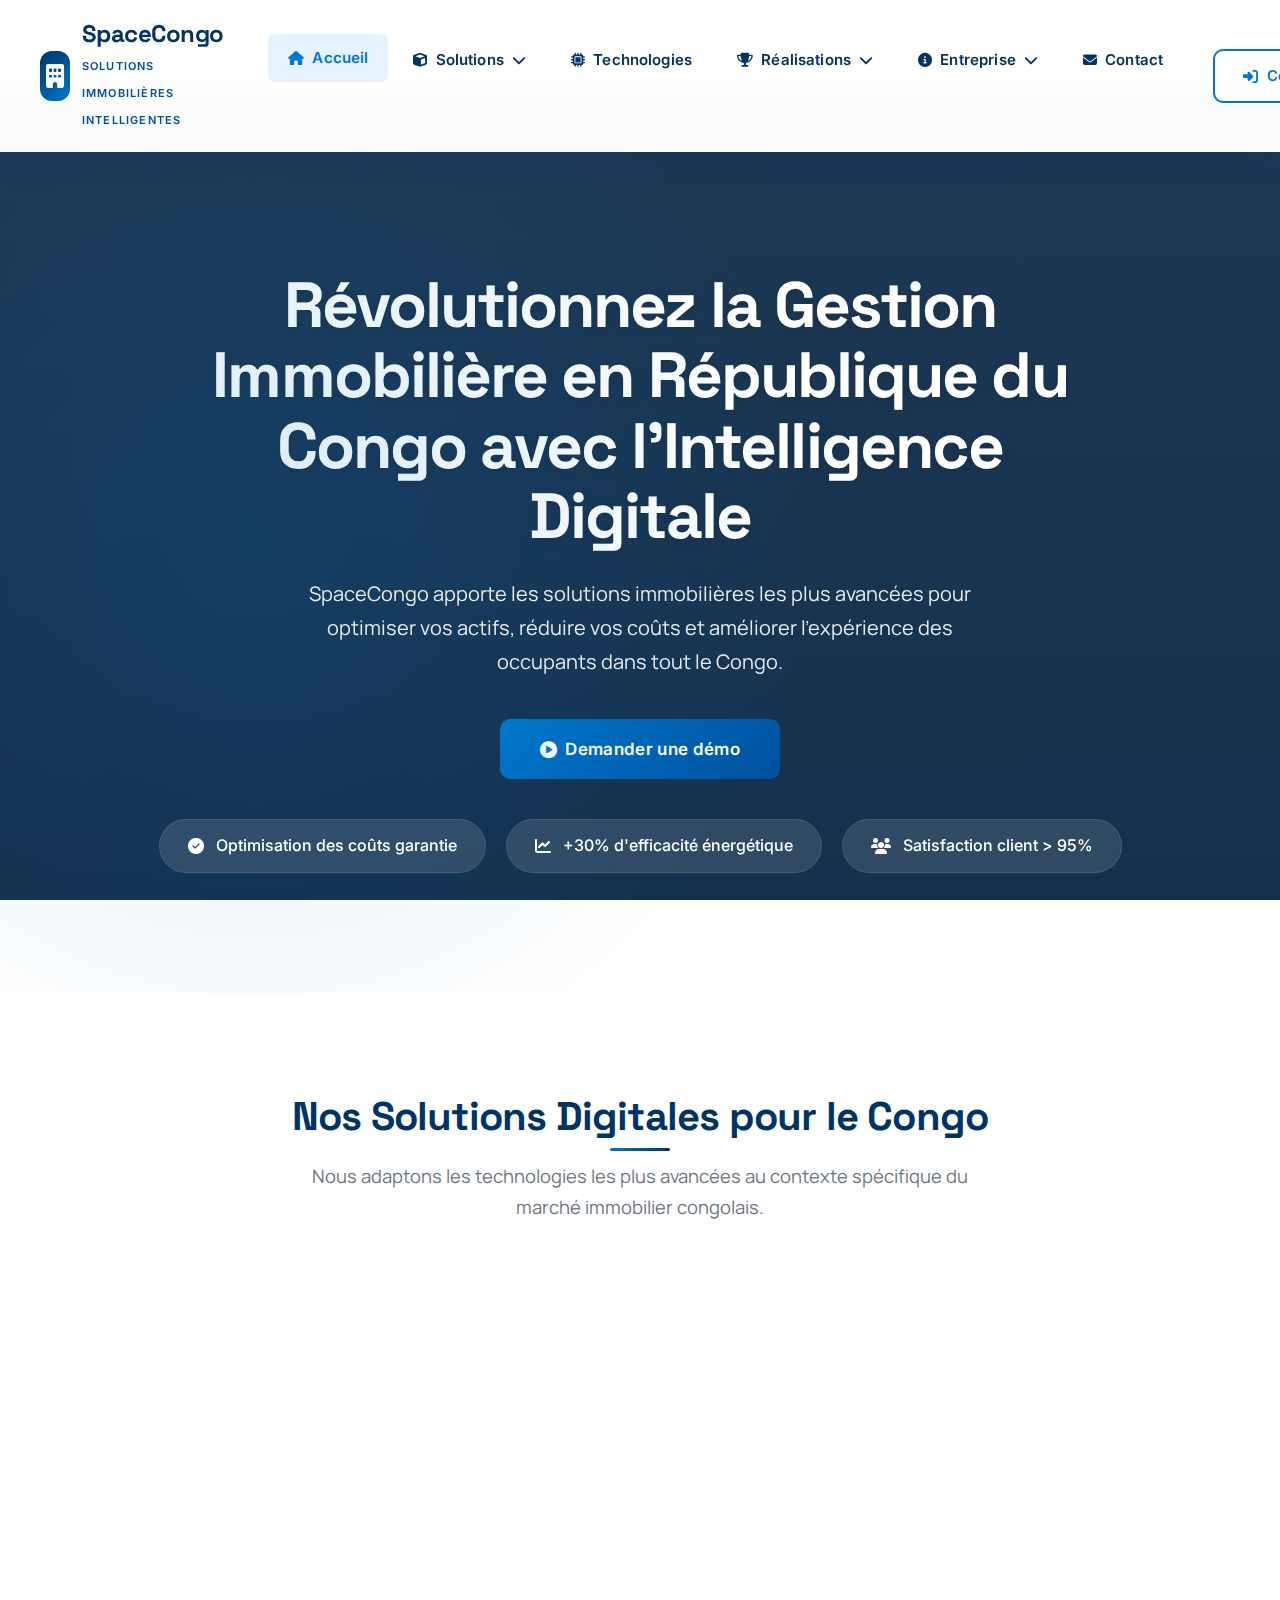
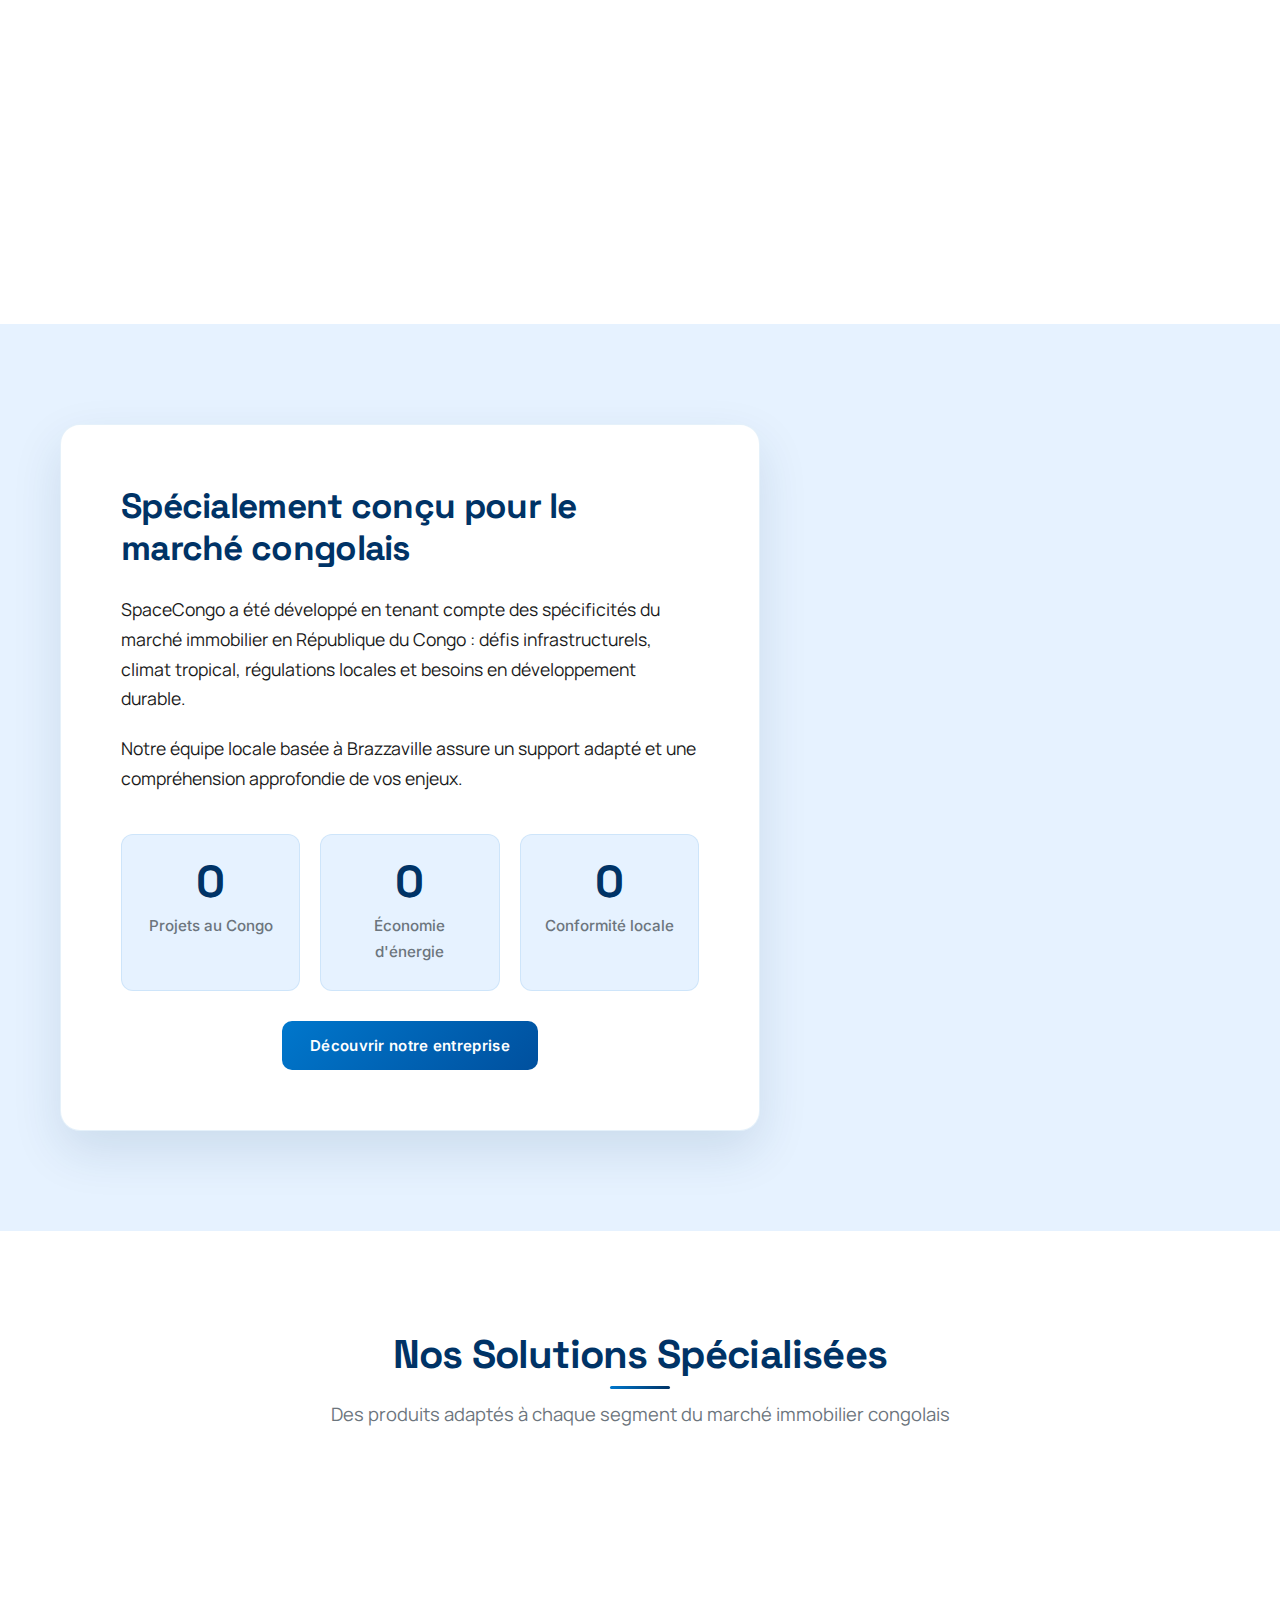
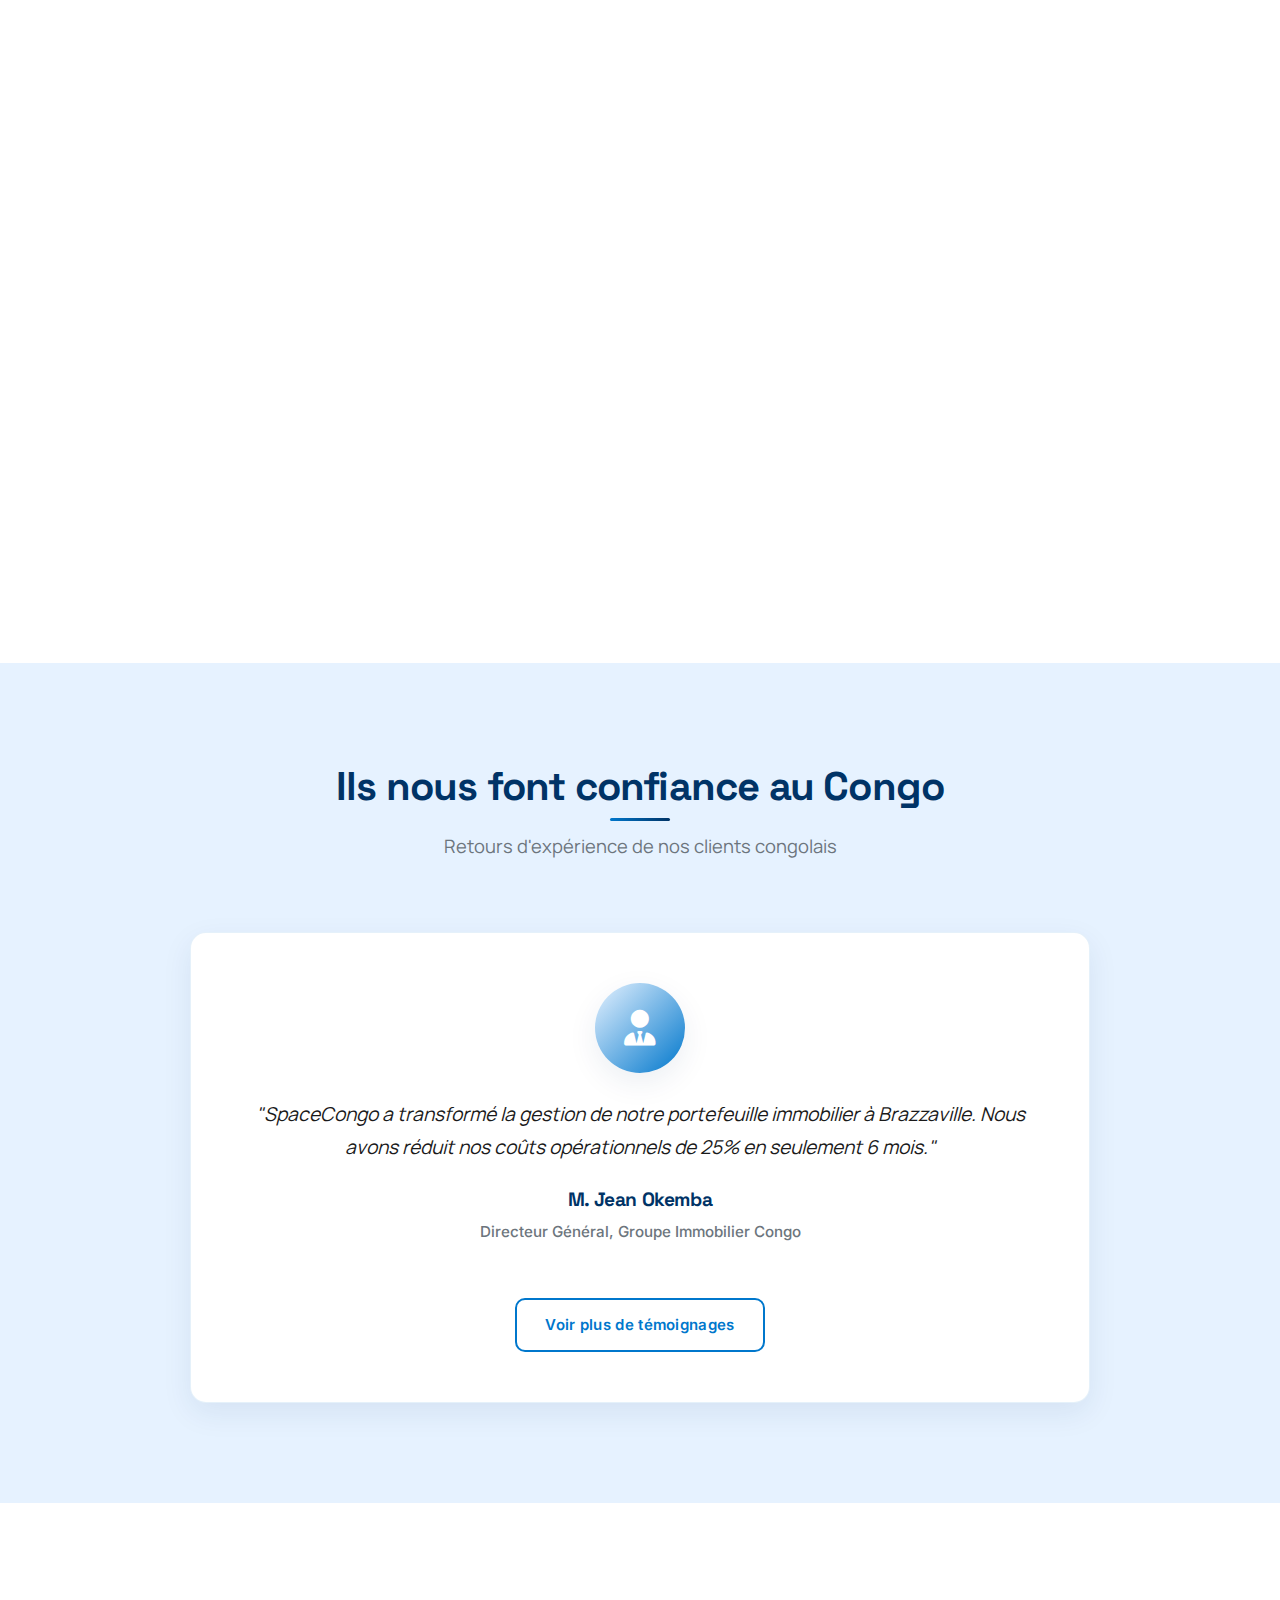
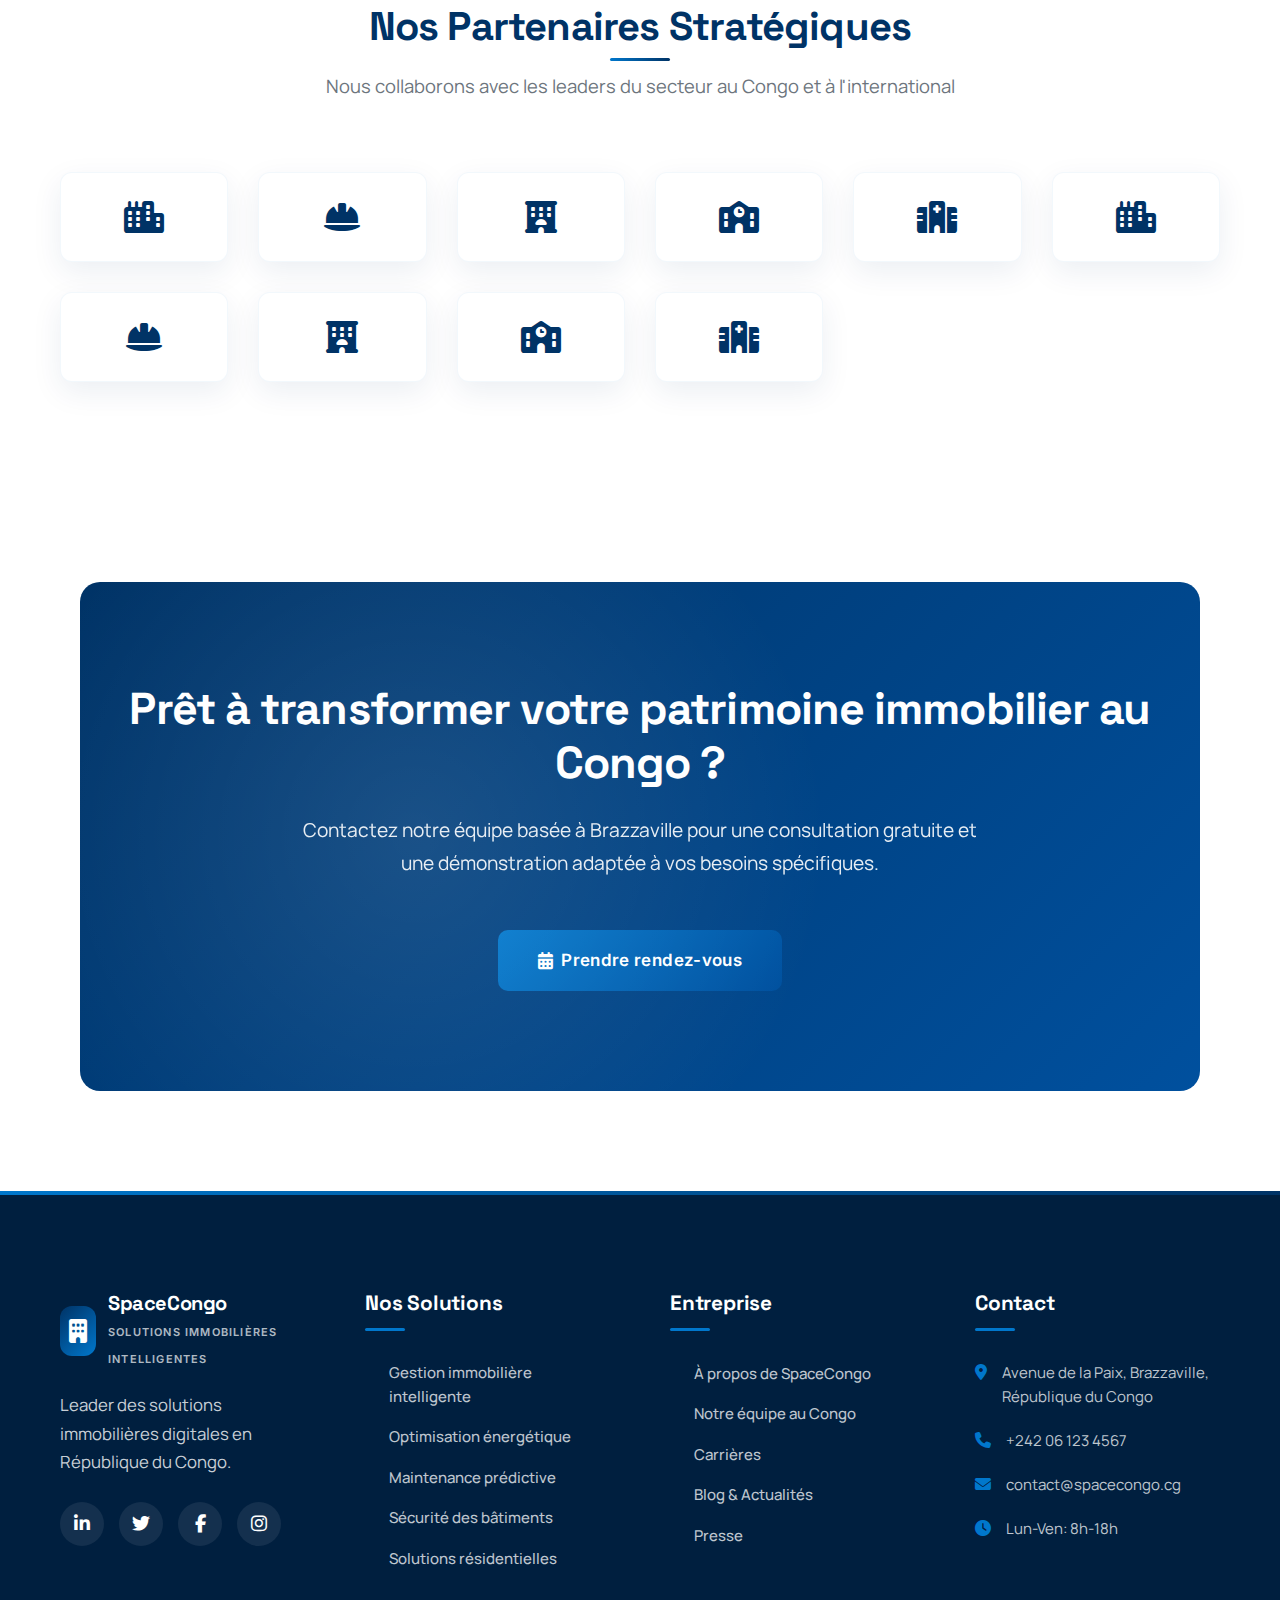
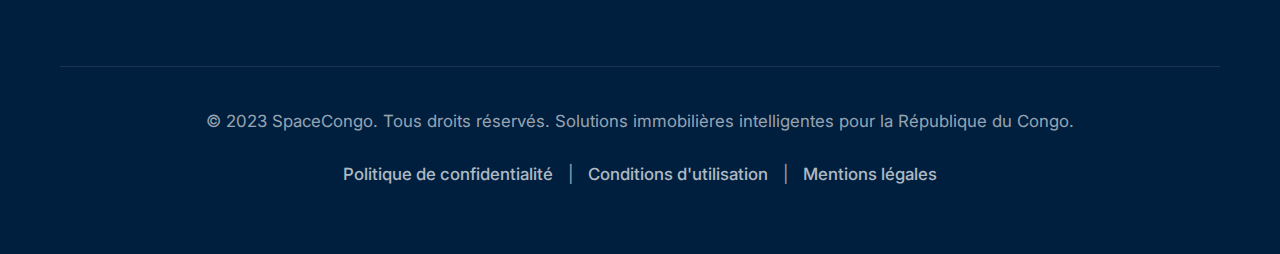
<file: index.html>
<!DOCTYPE html>
<html lang="fr">
<head>
    <meta charset="UTF-8">
    <meta name="viewport" content="width=device-width, initial-scale=1.0">
    <title>SpaceCongo | Solutions Immobilières Intelligentes pour la République du Congo</title>
    <link rel="stylesheet" href="https://cdnjs.cloudflare.com/ajax/libs/font-awesome/6.4.0/css/all.min.css">
    <link rel="preconnect" href="https://fonts.googleapis.com">
    <link rel="preconnect" href="https://fonts.gstatic.com" crossorigin>
    <link href="https://fonts.googleapis.com/css2?family=Inter:wght@300;400;500;600;700;800;900&family=Manrope:wght@300;400;500;600;700;800&family=Space+Grotesk:wght@300;400;500;600;700&display=swap" rel="stylesheet">
    <link rel="stylesheet" href="style.css">
</head>
<body>
    <!-- Header -->
    <header id="header">
        <div class="container header-container">
            <a href="index.html" class="logo">
                <div class="logo-icon">
                    <i class="fas fa-building"></i>
                </div>
                <div class="logo-text">
                    <h1>SpaceCongo</h1>
                    <span>SOLUTIONS IMMOBILIÈRES INTELLIGENTES</span>
                </div>
            </a>
            
            <button class="menu-toggle" id="menuToggle">
                <i class="fas fa-bars"></i>
            </button>
            
            <nav class="main-nav" id="mainNav">
                <ul class="nav-menu">
                    <li><a href="index.html" class="active"><i class="fas fa-home"></i> Accueil</a></li>
                    
                    <li class="dropdown" id="solutionsDropdown">
                        <a href="solutions.html"><i class="fas fa-cube"></i> Solutions <i class="fas fa-chevron-down"></i></a>
                        <ul class="dropdown-menu">
                            <li><a href="solutions.html#gestion">Gestion Immobilière</a></li>
                            <li><a href="solutions.html#energie">Optimisation Énergétique</a></li>
                            <li><a href="solutions.html#maintenance">Maintenance Prédictive</a></li>
                            <li><a href="solutions.html#securite">Sécurité</a></li>
                            <li><a href="solutions.html#residences">Résidences Intelligentes</a></li>
                        </ul>
                    </li>
                    
                    <li><a href="technologies.html"><i class="fas fa-microchip"></i> Technologies</a></li>
                    
                    <li class="dropdown">
                        <a href="realisations.html"><i class="fas fa-trophy"></i> Réalisations <i class="fas fa-chevron-down"></i></a>
                        <ul class="dropdown-menu">
                            <li><a href="realisations.html#commercial">Projets Commerciaux</a></li>
                            <li><a href="realisations.html#residentiel">Projets Résidentiels</a></li>
                            <li><a href="realisations.html#public">Projets Publics</a></li>
                            <li><a href="realisations.html#temoignages">Témoignages</a></li>
                        </ul>
                    </li>
                    
                    <li class="dropdown">
                        <a href="entreprise.html"><i class="fas fa-info-circle"></i> Entreprise <i class="fas fa-chevron-down"></i></a>
                        <ul class="dropdown-menu">
                            <li><a href="entreprise.html#about">À Propos</a></li>
                            <li><a href="entreprise.html#equipe">Notre Équipe</a></li>
                            <li><a href="entreprise.html#valeurs">Nos Valeurs</a></li>
                            <li><a href="entreprise.html#carrieres">Carrières</a></li>
                        </ul>
                    </li>
                    
                    <li><a href="contact.html"><i class="fas fa-envelope"></i> Contact</a></li>
                </ul>
                
                <div class="header-actions">
                    <a href="login.html" class="btn btn-outline"><i class="fas fa-sign-in-alt"></i> Connexion</a>
                    <a href="contact.html#demande" class="btn btn-primary"><i class="fas fa-paper-plane"></i> Demander un devis</a>
                </div>
            </nav>
        </div>
    </header>

    <!-- Hero Section -->
    <section class="hero" id="hero">
        <div class="container">
            <h1>Révolutionnez la Gestion Immobilière en République du Congo avec l'Intelligence Digitale</h1>
            <p>SpaceCongo apporte les solutions immobilières les plus avancées pour optimiser vos actifs, réduire vos coûts et améliorer l'expérience des occupants dans tout le Congo.</p>
            <a href="contact.html#demo" class="btn btn-primary btn-large">
                <i class="fas fa-play-circle"></i> Demander une démo
            </a>
            
            <div class="hero-badges">
                <div class="badge">
                    <i class="fas fa-check-circle"></i>
                    <span>Optimisation des coûts garantie</span>
                </div>
                <div class="badge">
                    <i class="fas fa-chart-line"></i>
                    <span>+30% d'efficacité énergétique</span>
                </div>
                <div class="badge">
                    <i class="fas fa-users"></i>
                    <span>Satisfaction client > 95%</span>
                </div>
            </div>
        </div>
    </section>

    <!-- Features Section -->
    <section class="page-section" id="features">
        <div class="container">
            <div class="section-header">
                <h2>Nos Solutions Digitales pour le Congo</h2>
                <p>Nous adaptons les technologies les plus avancées au contexte spécifique du marché immobilier congolais.</p>
            </div>
            
            <div class="features-grid">
                <div class="feature-card">
                    <div class="feature-icon">
                        <i class="fas fa-building"></i>
                    </div>
                    <h3>Gestion Immobilière Intelligente</h3>
                    <p>Plateforme intégrée pour la gestion complète de vos portefeuilles immobiliers à Brazzaville, Pointe-Noire et dans toutes les régions du Congo.</p>
                    <a href="solutions.html#gestion" class="btn btn-outline mt-30">Découvrir</a>
                </div>
                
                <div class="feature-card">
                    <div class="feature-icon">
                        <i class="fas fa-leaf"></i>
                    </div>
                    <h3>Optimisation Énergétique</h3>
                    <p>Solutions adaptées au climat congolais pour réduire la consommation d'énergie jusqu'à 40% dans les bâtiments commerciaux et résidentiels.</p>
                    <a href="solutions.html#energie" class="btn btn-outline mt-30">Découvrir</a>
                </div>
                
                <div class="feature-card">
                    <div class="feature-icon">
                        <i class="fas fa-shield-alt"></i>
                    </div>
                    <h3>Sécurité & Conformité</h3>
                    <p>Systèmes de sécurité et outils de conformité adaptés aux régulations congolaises en matière de construction et d'immobilier.</p>
                    <a href="solutions.html#securite" class="btn btn-outline mt-30">Découvrir</a>
                </div>
            </div>
        </div>
    </section>

    <!-- Congo Focus Section -->
    <section class="page-section congo-focus" id="congo-focus">
        <div class="container">
            <div class="congo-content">
                <h2>Spécialement conçu pour le marché congolais</h2>
                <p>SpaceCongo a été développé en tenant compte des spécificités du marché immobilier en République du Congo : défis infrastructurels, climat tropical, régulations locales et besoins en développement durable.</p>
                <p>Notre équipe locale basée à Brazzaville assure un support adapté et une compréhension approfondie de vos enjeux.</p>
                
                <div class="congo-stats">
                    <div class="stat">
                        <div class="stat-value">15+</div>
                        <div class="stat-label">Projets au Congo</div>
                    </div>
                    <div class="stat">
                        <div class="stat-value">40%</div>
                        <div class="stat-label">Économie d'énergie</div>
                    </div>
                    <div class="stat">
                        <div class="stat-value">100%</div>
                        <div class="stat-label">Conformité locale</div>
                    </div>
                </div>
                
                <div class="text-center mt-30">
                    <a href="entreprise.html" class="btn btn-primary">Découvrir notre entreprise</a>
                </div>
            </div>
        </div>
    </section>

    <!-- Solutions Section -->
    <section class="page-section" id="solutions">
        <div class="container">
            <div class="section-header">
                <h2>Nos Solutions Spécialisées</h2>
                <p>Des produits adaptés à chaque segment du marché immobilier congolais</p>
            </div>
            
            <div class="solutions-grid">
                <div class="solution-card">
                    <div class="solution-image" style="background-image: url('https://images.unsplash.com/photo-1486406146926-c627a92ad1ab?ixlib=rb-4.0.3&auto=format&fit=crop&w=800&q=80');"></div>
                    <div class="solution-content">
                        <h3>Gestion d'immeubles commerciaux</h3>
                        <p>Optimisation complète des tours de bureaux, centres commerciaux et bâtiments administratifs à Brazzaville et Pointe-Noire.</p>
                        <div class="solution-tags">
                            <span class="tag">IoT</span>
                            <span class="tag">Analytics</span>
                            <span class="tag">Maintenance prédictive</span>
                        </div>
                        <a href="solutions.html#commercial" class="btn btn-outline mt-30">En savoir plus</a>
                    </div>
                </div>
                
                <div class="solution-card">
                    <div class="solution-image" style="background-image: url('https://images.unsplash.com/photo-1558036117-15e82a2c9a9a?ixlib=rb-4.0.3&auto=format&fit=crop&w=800&q=80');"></div>
                    <div class="solution-content">
                        <h3>Immobilier résidentiel intelligent</h3>
                        <p>Solutions pour promoteurs immobiliers et gestionnaires de résidences haut standing au Congo.</p>
                        <div class="solution-tags">
                            <span class="tag">Smart Home</span>
                            <span class="tag">Sécurité</span>
                            <span class="tag">Confort</span>
                        </div>
                        <a href="solutions.html#residences" class="btn btn-outline mt-30">En savoir plus</a>
                    </div>
                </div>
                
                <div class="solution-card">
                    <div class="solution-image" style="background-image: url('https://images.unsplash.com/photo-1542744095-fcf48d80b0fd?ixlib=rb-4.0.3&auto=format&fit=crop&w=800&q=80');"></div>
                    <div class="solution-content">
                        <h3>Infrastructures publiques</h3>
                        <p>Gestion optimisée des hôpitaux, écoles et bâtiments gouvernementaux à travers le Congo.</p>
                        <div class="solution-tags">
                            <span class="tag">Efficacité</span>
                            <span class="tag">Durabilité</span>
                            <span class="tag">Accessibilité</span>
                        </div>
                        <a href="solutions.html#public" class="btn btn-outline mt-30">En savoir plus</a>
                    </div>
                </div>
            </div>
        </div>
    </section>

    <!-- Testimonials -->
    <section class="page-section testimonials" id="testimonials">
        <div class="container">
            <div class="section-header">
                <h2>Ils nous font confiance au Congo</h2>
                <p>Retours d'expérience de nos clients congolais</p>
            </div>
            
            <div class="testimonial-slider">
                <div class="testimonial-card">
                    <div class="client-avatar">
                        <i class="fas fa-user-tie"></i>
                    </div>
                    <p class="client-quote">"SpaceCongo a transformé la gestion de notre portefeuille immobilier à Brazzaville. Nous avons réduit nos coûts opérationnels de 25% en seulement 6 mois."</p>
                    <h4 class="client-name">M. Jean Okemba</h4>
                    <p class="client-title">Directeur Général, Groupe Immobilier Congo</p>
                    <a href="realisations.html#temoignages" class="btn btn-outline mt-30">Voir plus de témoignages</a>
                </div>
            </div>
        </div>
    </section>

    <!-- Partners -->
    <section class="page-section" id="partners">
        <div class="container">
            <div class="section-header">
                <h2>Nos Partenaires Stratégiques</h2>
                <p>Nous collaborons avec les leaders du secteur au Congo et à l'international</p>
            </div>
            
            <div class="partners-grid">
                <div class="partner-logo">
                    <i class="fas fa-city" style="font-size: 32px; color: var(--primary-blue);"></i>
                </div>
                <div class="partner-logo">
                    <i class="fas fa-hard-hat" style="font-size: 32px; color: var(--primary-blue);"></i>
                </div>
                <div class="partner-logo">
                    <i class="fas fa-hotel" style="font-size: 32px; color: var(--primary-blue);"></i>
                </div>
                <div class="partner-logo">
                    <i class="fas fa-school" style="font-size: 32px; color: var(--primary-blue);"></i>
                </div>
                <div class="partner-logo">
                    <i class="fas fa-hospital" style="font-size: 32px; color: var(--primary-blue);"></i>
                </div>
            </div>
        </div>
    </section>

    <!-- CTA Section -->
    <section class="container" id="cta">
        <div class="cta-section">
            <h2>Prêt à transformer votre patrimoine immobilier au Congo ?</h2>
            <p>Contactez notre équipe basée à Brazzaville pour une consultation gratuite et une démonstration adaptée à vos besoins spécifiques.</p>
            <a href="contact.html" class="btn btn-primary btn-large">
                <i class="fas fa-calendar-alt"></i> Prendre rendez-vous
            </a>
        </div>
    </section>

    <!-- Footer -->
    <footer>
        <div class="container">
            <div class="footer-grid">
                <div class="footer-column">
                    <a href="index.html" class="logo">
                        <div class="logo-icon">
                            <i class="fas fa-building"></i>
                        </div>
                        <div class="logo-text">
                            <h1 style="color: white; font-size: 20px;">SpaceCongo</h1>
                            <span style="color: rgba(255,255,255,0.7);">SOLUTIONS IMMOBILIÈRES INTELLIGENTES</span>
                        </div>
                    </a>
                    <p style="margin-top: 20px; color: rgba(255,255,255,0.8);">Leader des solutions immobilières digitales en République du Congo.</p>
                    <div class="social-links">
                        <a href="#" class="social-link"><i class="fab fa-linkedin-in"></i></a>
                        <a href="#" class="social-link"><i class="fab fa-twitter"></i></a>
                        <a href="#" class="social-link"><i class="fab fa-facebook-f"></i></a>
                        <a href="#" class="social-link"><i class="fab fa-instagram"></i></a>
                    </div>
                </div>
                
                <div class="footer-column">
                    <h3>Nos Solutions</h3>
                    <ul class="footer-links">
                        <li><a href="solutions.html#gestion">Gestion immobilière intelligente</a></li>
                        <li><a href="solutions.html#energie">Optimisation énergétique</a></li>
                        <li><a href="solutions.html#maintenance">Maintenance prédictive</a></li>
                        <li><a href="solutions.html#securite">Sécurité des bâtiments</a></li>
                        <li><a href="solutions.html#residences">Solutions résidentielles</a></li>
                    </ul>
                </div>
                
                <div class="footer-column">
                    <h3>Entreprise</h3>
                    <ul class="footer-links">
                        <li><a href="entreprise.html#about">À propos de SpaceCongo</a></li>
                        <li><a href="entreprise.html#equipe">Notre équipe au Congo</a></li>
                        <li><a href="entreprise.html#carrieres">Carrières</a></li>
                        <li><a href="blog.html">Blog & Actualités</a></li>
                        <li><a href="presse.html">Presse</a></li>
                    </ul>
                </div>
                
                <div class="footer-column">
                    <h3>Contact</h3>
                    <div class="contact-info">
                        <div class="contact-item">
                            <i class="fas fa-map-marker-alt"></i>
                            <span>Avenue de la Paix, Brazzaville, République du Congo</span>
                        </div>
                        <div class="contact-item">
                            <i class="fas fa-phone"></i>
                            <span>+242 06 123 4567</span>
                        </div>
                        <div class="contact-item">
                            <i class="fas fa-envelope"></i>
                            <span>contact@spacecongo.cg</span>
                        </div>
                        <div class="contact-item">
                            <i class="fas fa-clock"></i>
                            <span>Lun-Ven: 8h-18h</span>
                        </div>
                    </div>
                </div>
            </div>
            
            <div class="copyright">
                <p>&copy; 2023 SpaceCongo. Tous droits réservés. Solutions immobilières intelligentes pour la République du Congo.</p>
                <p style="margin-top: 10px;">
                    <a href="confidentialite.html" style="color: rgba(255,255,255,0.7); margin: 0 10px;">Politique de confidentialité</a> | 
                    <a href="cgu.html" style="color: rgba(255,255,255,0.7); margin: 0 10px;">Conditions d'utilisation</a> | 
                    <a href="mentions-legales.html" style="color: rgba(255,255,255,0.7); margin: 0 10px;">Mentions légales</a>
                </p>
            </div>
        </div>
    </footer>

    <script src="main.js"></script>
</body>
</html>
</file>
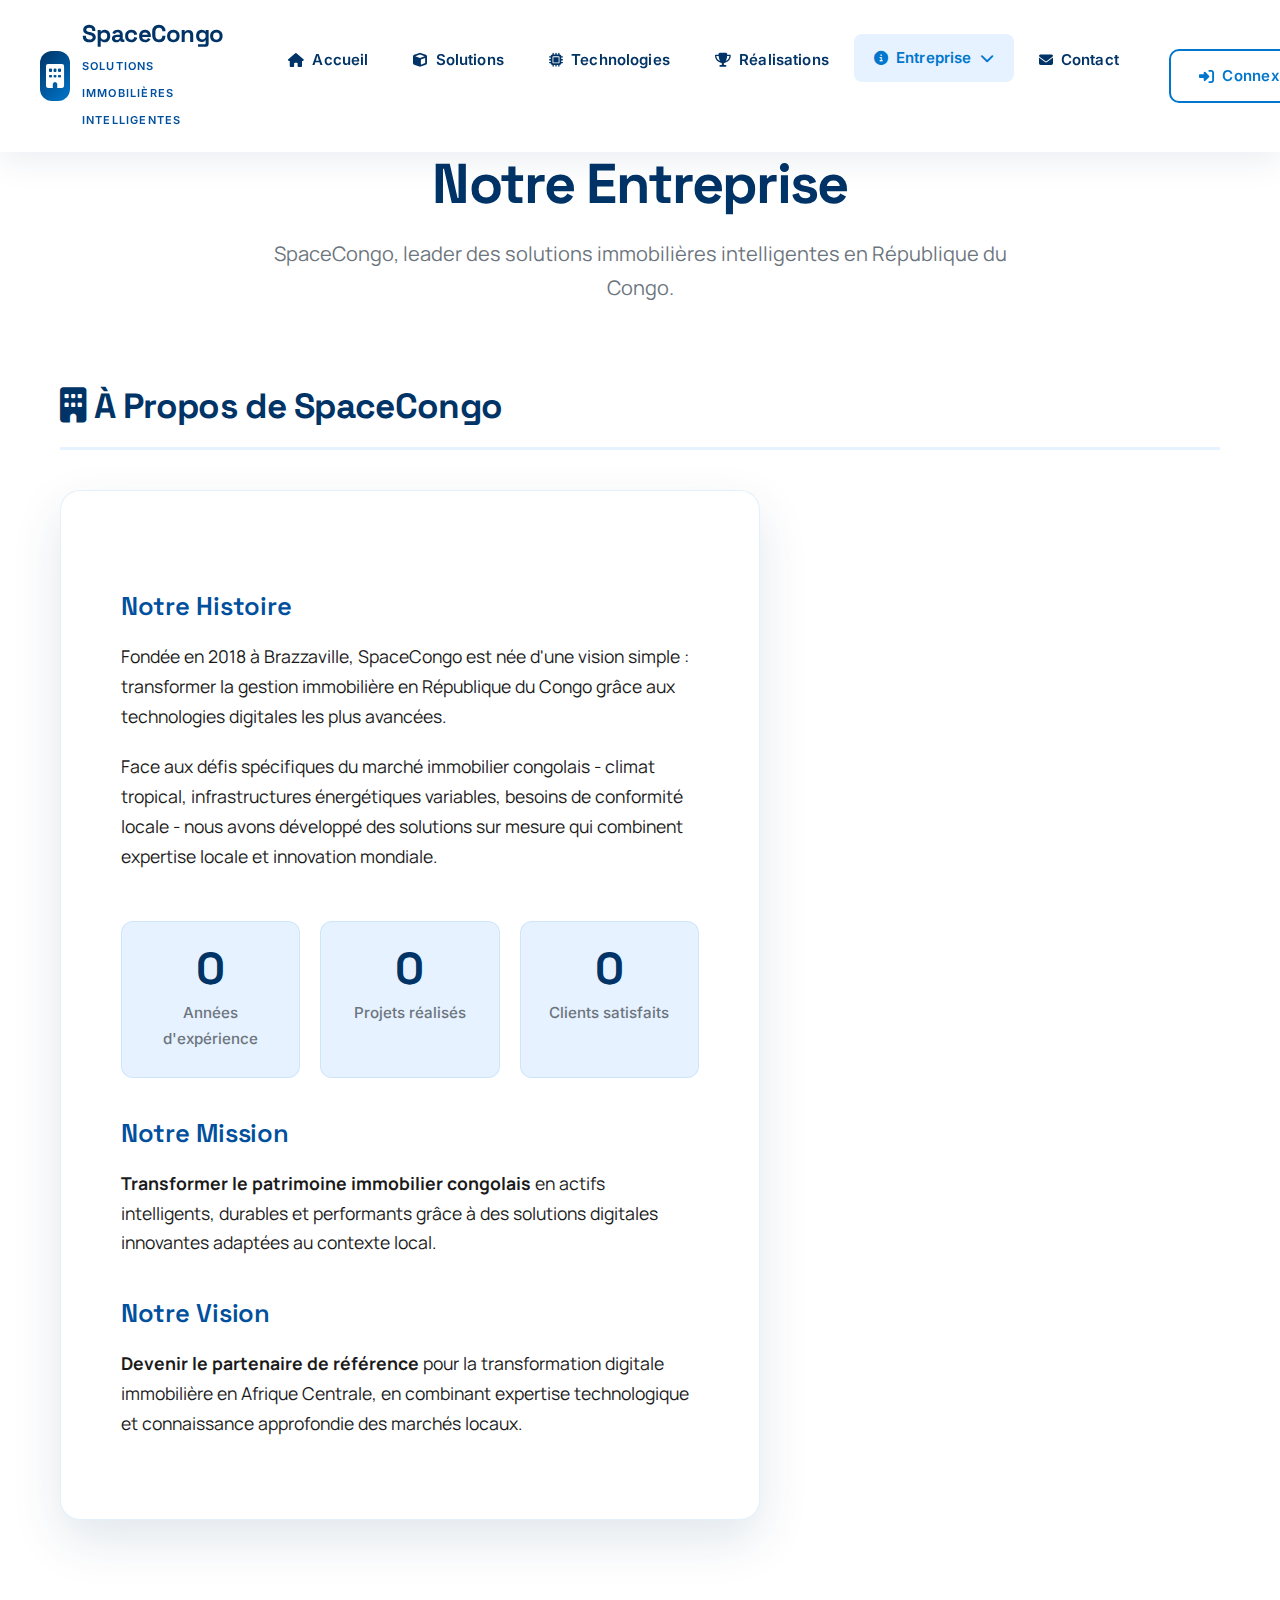
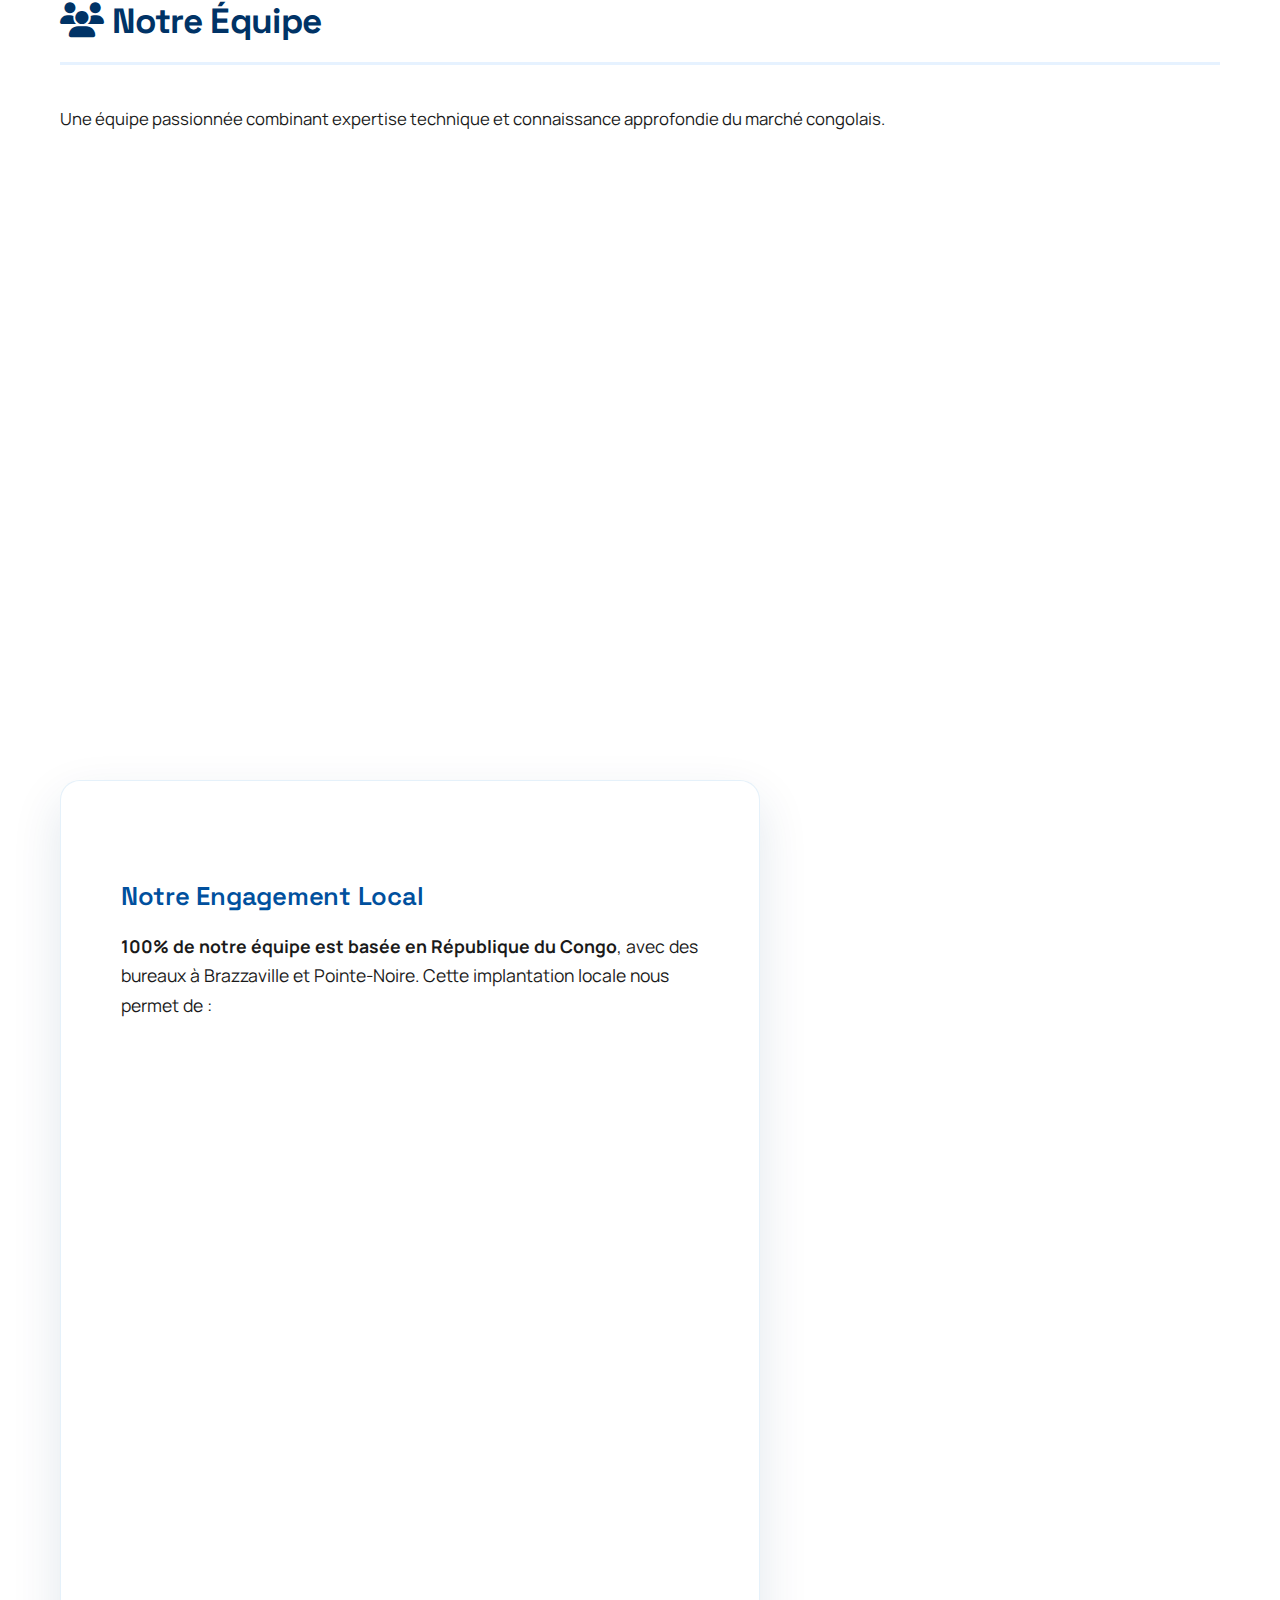
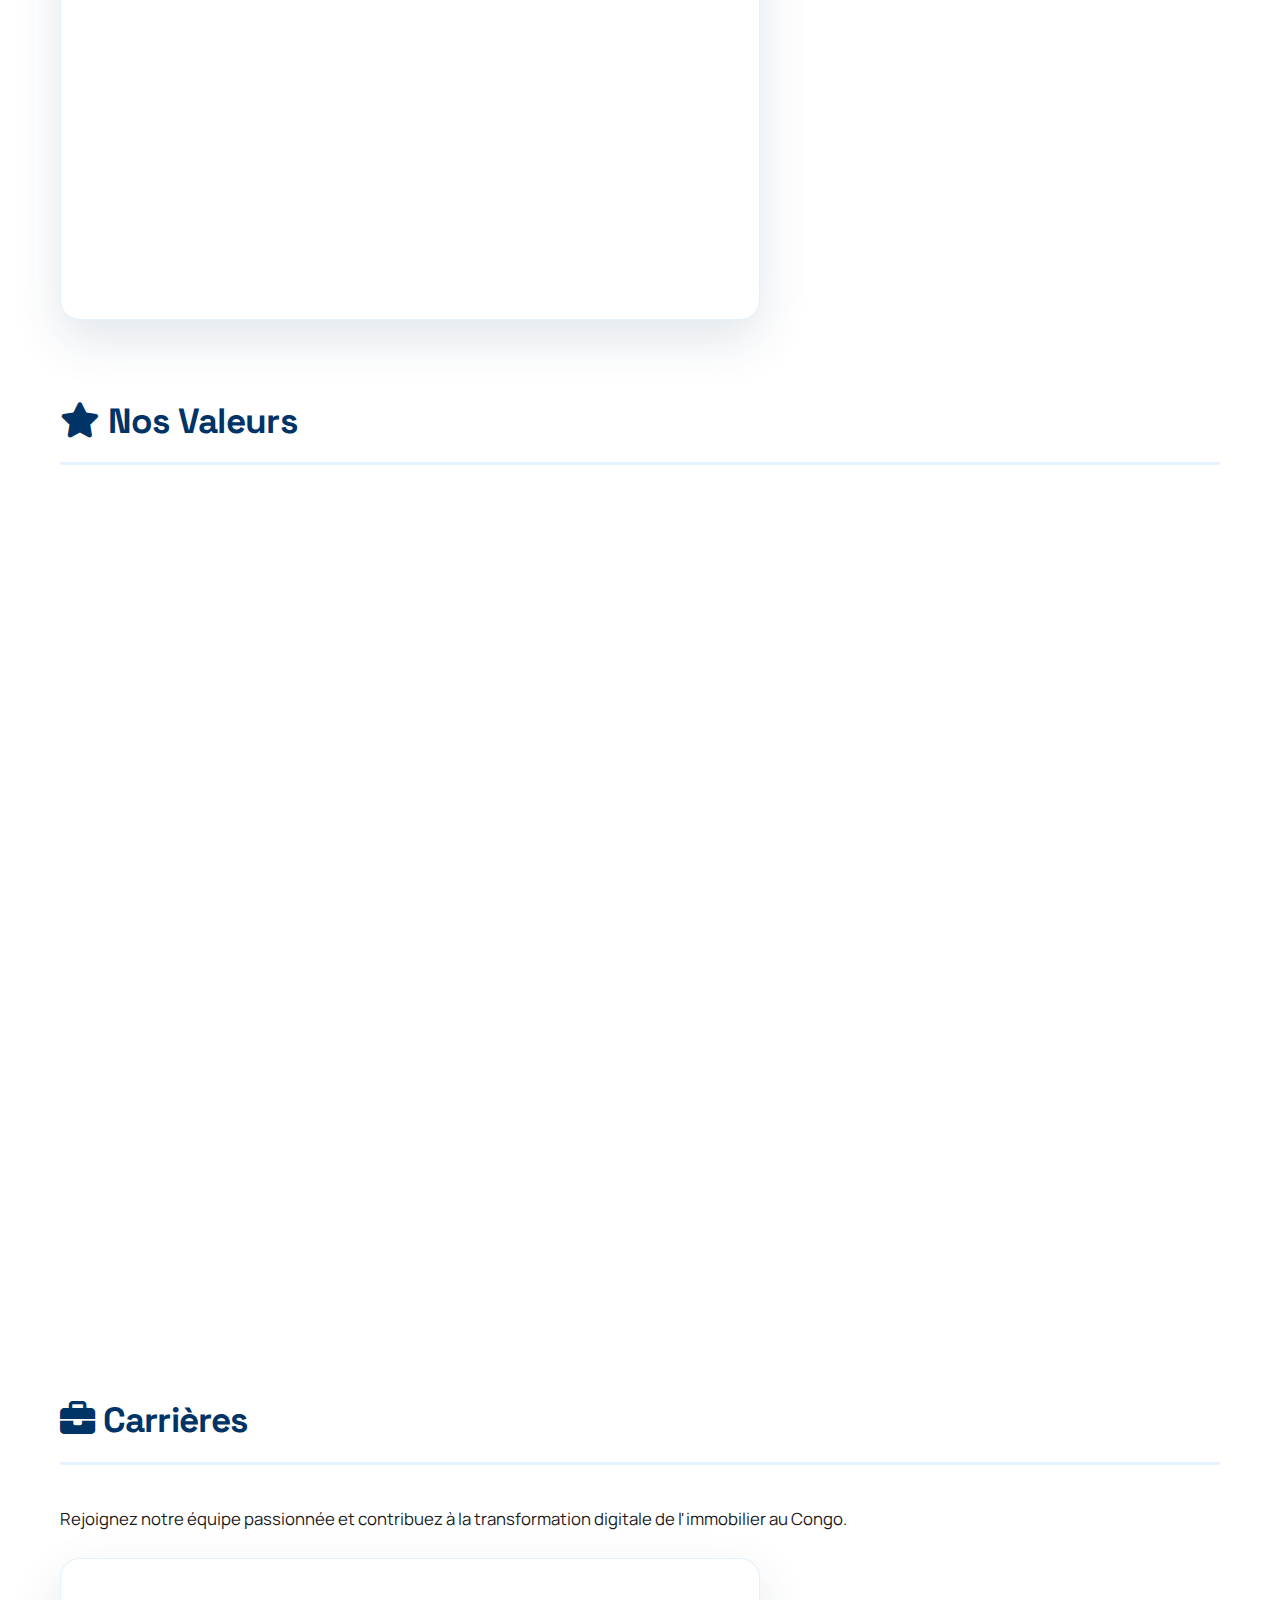
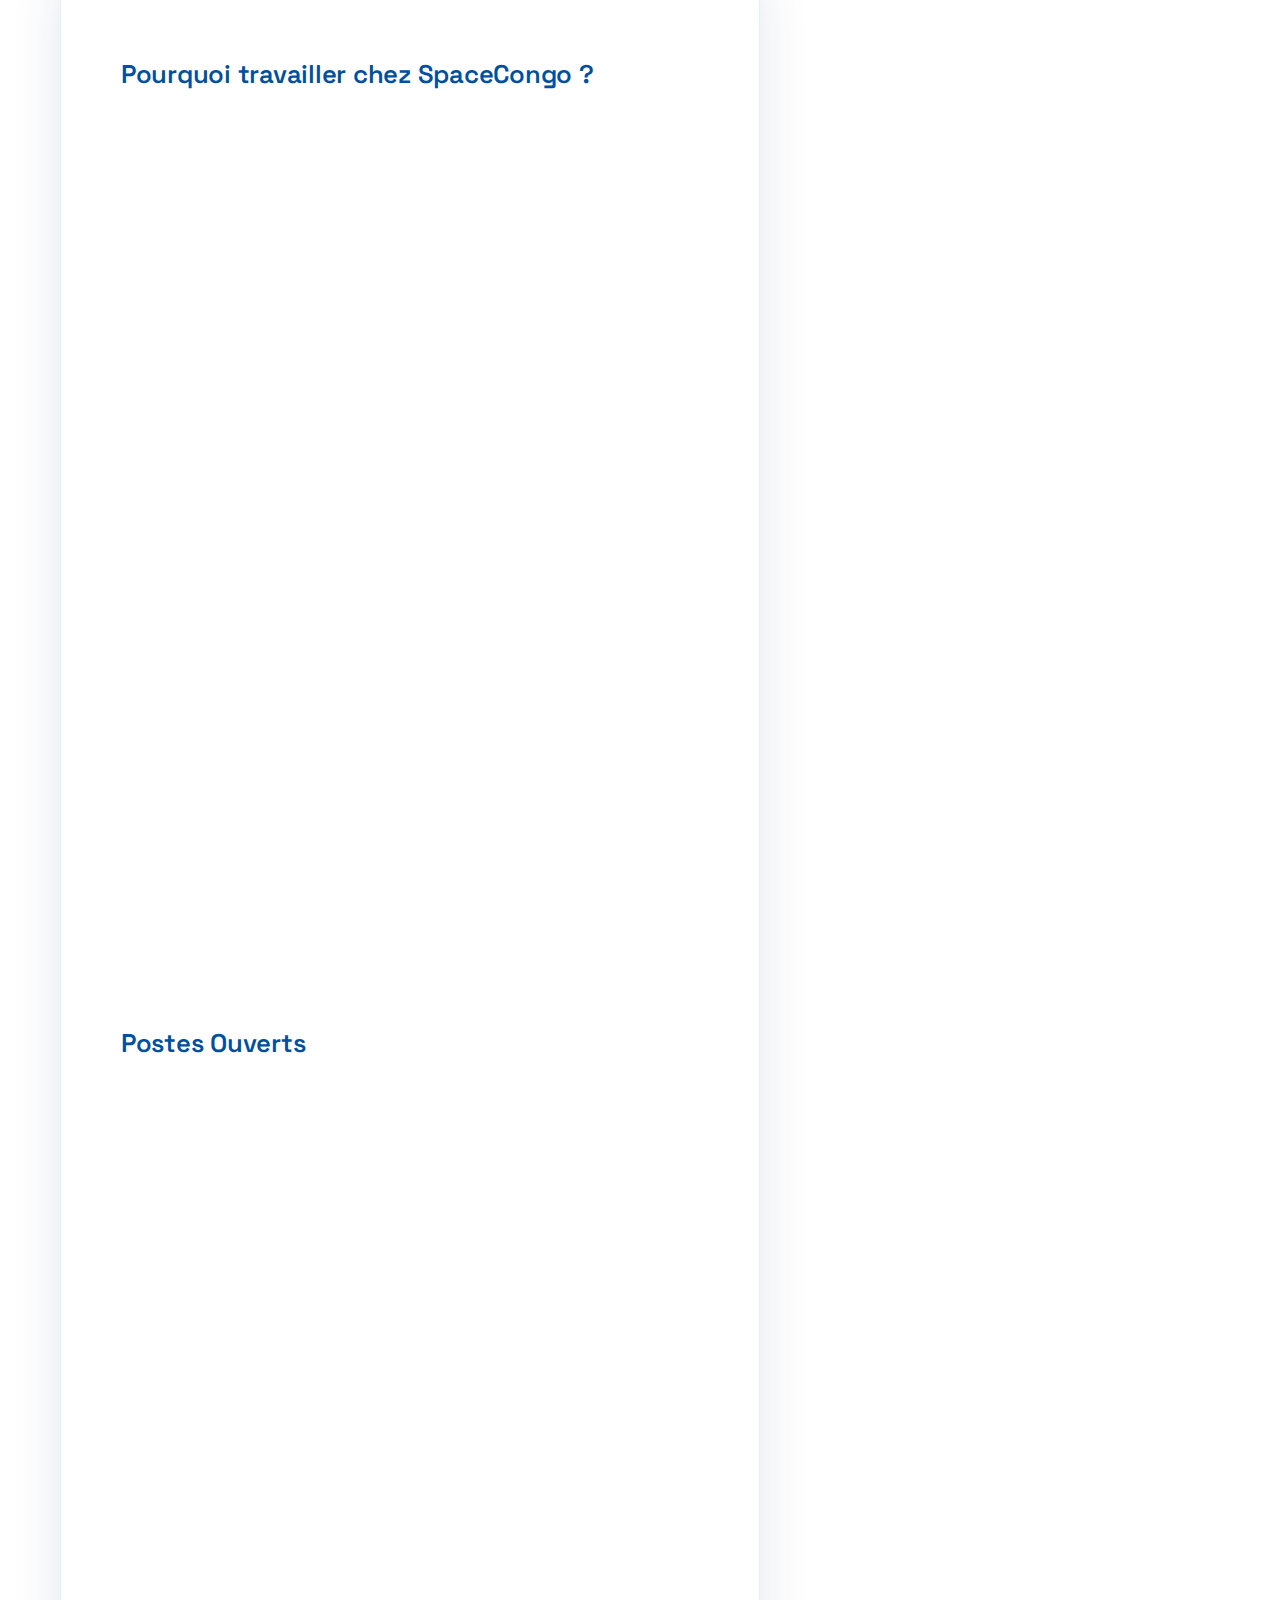
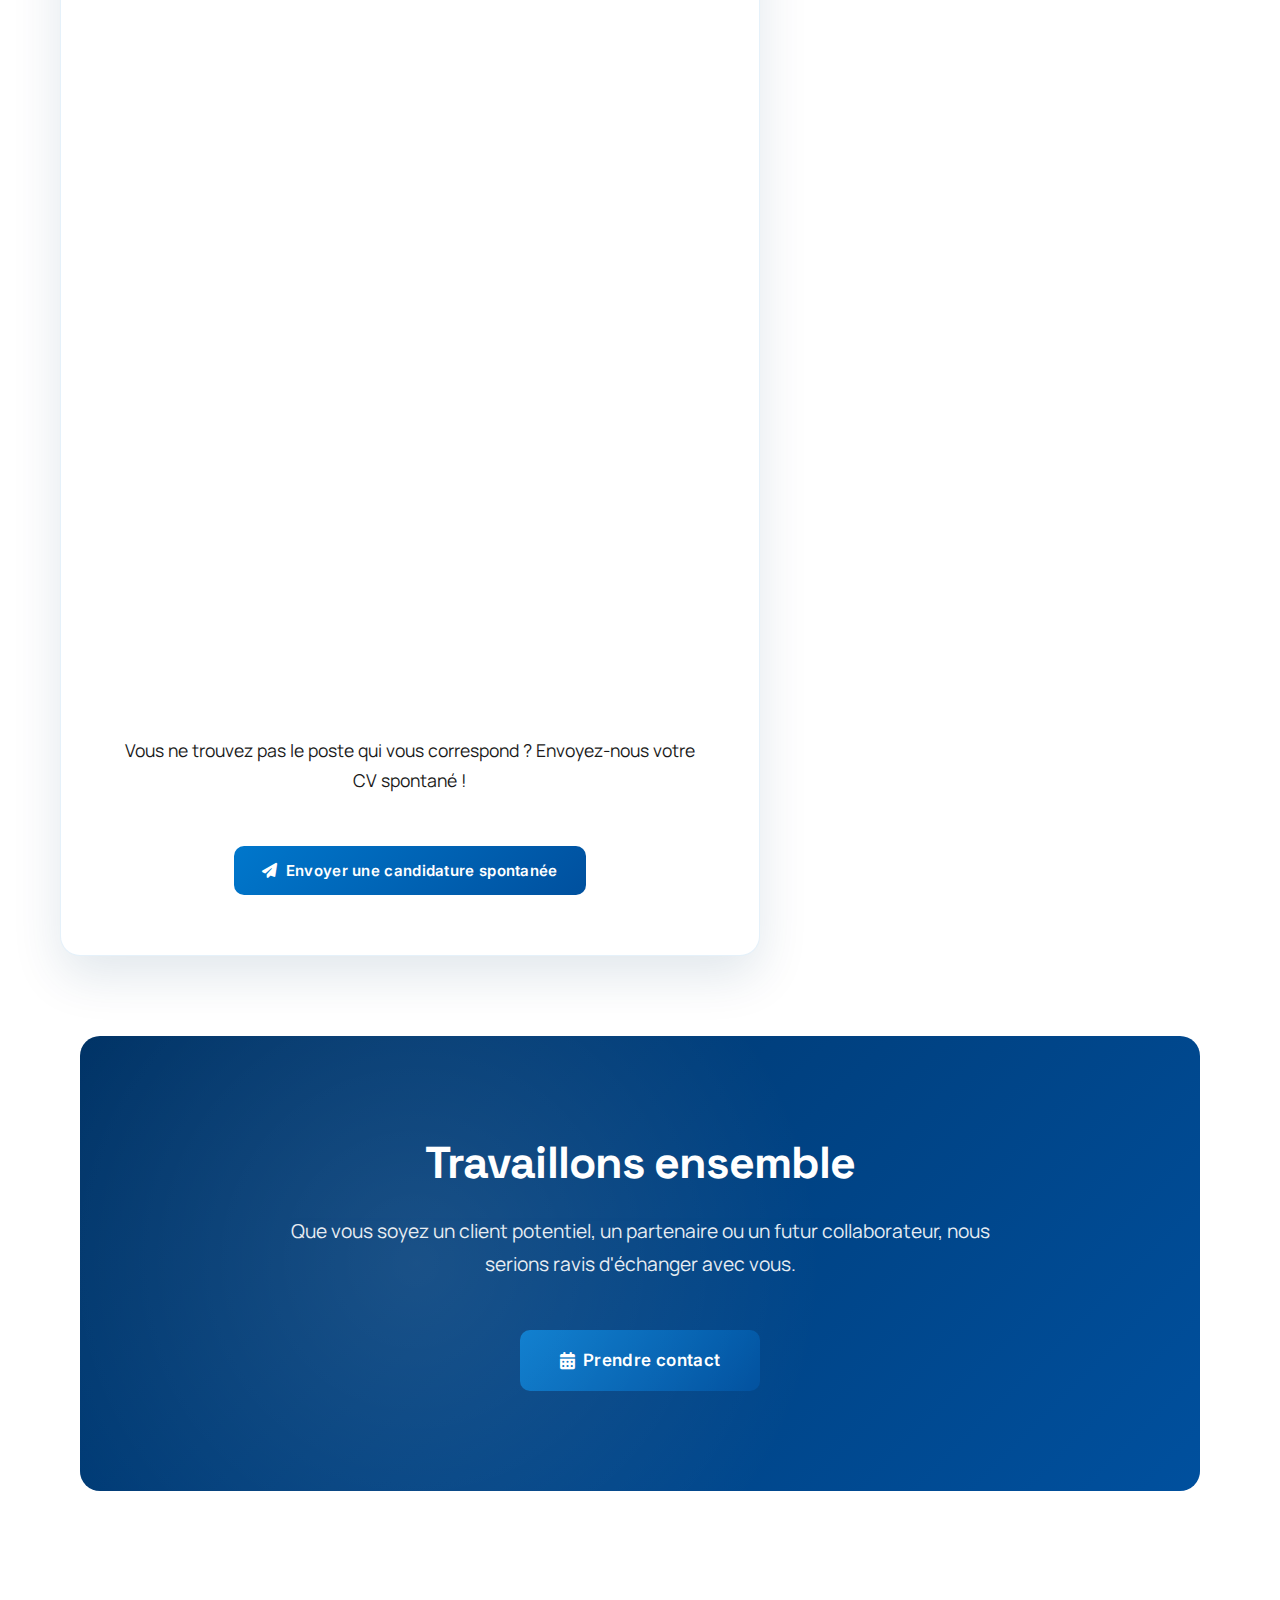
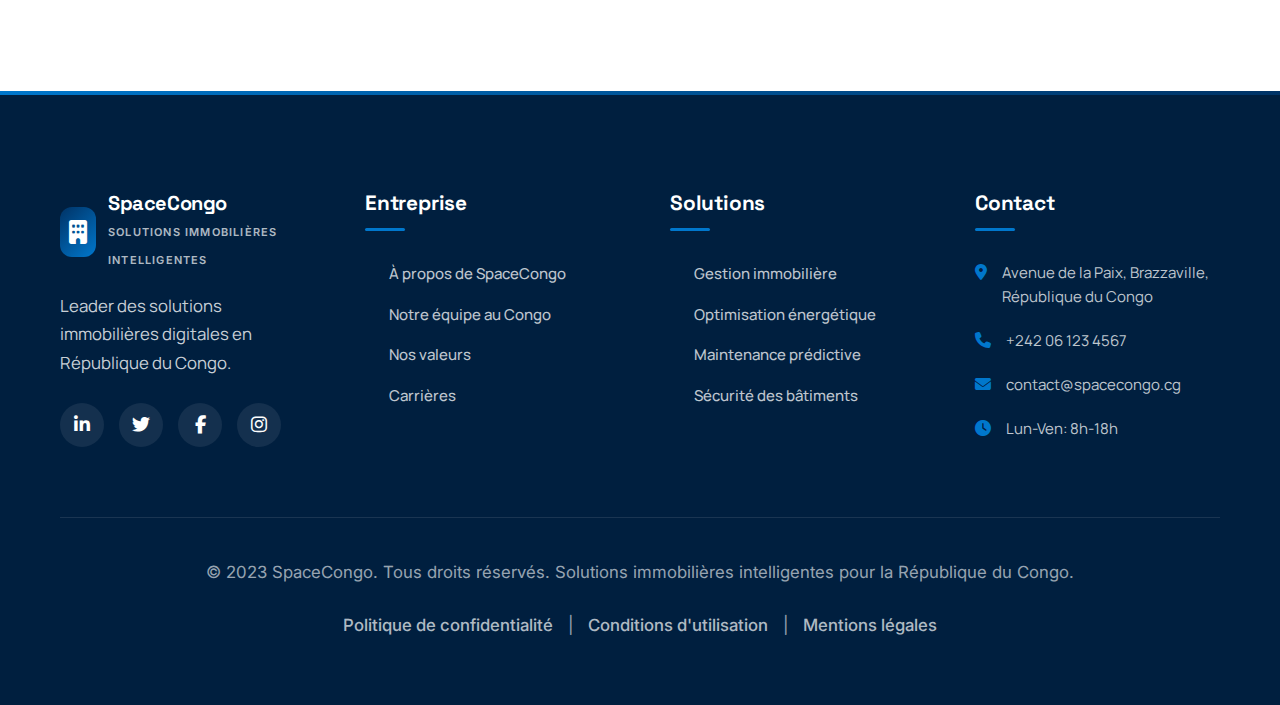
<file: P1entreprise.html>
<!DOCTYPE html>
<html lang="fr">
<head>
    <meta charset="UTF-8">
    <meta name="viewport" content="width=device-width, initial-scale=1.0">
    <title>Entreprise | SpaceCongo - Solutions Immobilières Intelligentes</title>
    <link rel="stylesheet" href="https://cdnjs.cloudflare.com/ajax/libs/font-awesome/6.4.0/css/all.min.css">
    <link rel="preconnect" href="https://fonts.googleapis.com">
    <link rel="preconnect" href="https://fonts.gstatic.com" crossorigin>
    <link href="https://fonts.googleapis.com/css2?family=Inter:wght@300;400;500;600;700;800;900&family=Manrope:wght@300;400;500;600;700;800&family=Space+Grotesk:wght@300;400;500;600;700&display=swap" rel="stylesheet">
    <link rel="stylesheet" href="style.css">
</head>
<body>
    <!-- Header -->
    <header id="header">
        <div class="container header-container">
            <a href="index.html" class="logo">
                <div class="logo-icon">
                    <i class="fas fa-building"></i>
                </div>
                <div class="logo-text">
                    <h1>SpaceCongo</h1>
                    <span>SOLUTIONS IMMOBILIÈRES INTELLIGENTES</span>
                </div>
            </a>
            
            <button class="menu-toggle" id="menuToggle">
                <i class="fas fa-bars"></i>
            </button>
            
            <nav class="main-nav" id="mainNav">
                <ul class="nav-menu">
                    <li><a href="index.html"><i class="fas fa-home"></i> Accueil</a></li>
                    
                    <li class="dropdown">
                        <a href="solutions.html"><i class="fas fa-cube"></i> Solutions</a>
                    </li>
                    
                    <li class="dropdown">
                        <a href="technologies.html"><i class="fas fa-microchip"></i> Technologies</a>
                    </li>
                    
                    <li class="dropdown">
                        <a href="realisations.html"><i class="fas fa-trophy"></i> Réalisations</a>
                    </li>
                    
                    <li class="dropdown">
                        <a href="entreprise.html" class="active"><i class="fas fa-info-circle"></i> Entreprise <i class="fas fa-chevron-down"></i></a>
                        <ul class="dropdown-menu">
                            <li><a href="#about">À Propos</a></li>
                            <li><a href="#equipe">Notre Équipe</a></li>
                            <li><a href="#valeurs">Nos Valeurs</a></li>
                            <li><a href="#carrieres">Carrières</a></li>
                        </ul>
                    </li>
                    
                    <li><a href="contact.html"><i class="fas fa-envelope"></i> Contact</a></li>
                </ul>
                
                <div class="header-actions">
                    <a href="login.html" class="btn btn-outline"><i class="fas fa-sign-in-alt"></i> Connexion</a>
                    <a href="contact.html#demande" class="btn btn-primary"><i class="fas fa-paper-plane"></i> Demander un devis</a>
                </div>
            </nav>
        </div>
    </header>

    <!-- Page Content -->
    <main class="page-container">
        <div class="container">
            <div class="page-title">
                <h1>Notre Entreprise</h1>
                <p>SpaceCongo, leader des solutions immobilières intelligentes en République du Congo.</p>
            </div>

            <!-- À Propos -->
            <section id="about" class="content-section">
                <h2><i class="fas fa-building"></i> À Propos de SpaceCongo</h2>
                
                <div class="congo-content">
                    <h3>Notre Histoire</h3>
                    <p>Fondée en 2018 à Brazzaville, SpaceCongo est née d'une vision simple : transformer la gestion immobilière en République du Congo grâce aux technologies digitales les plus avancées.</p>
                    
                    <p>Face aux défis spécifiques du marché immobilier congolais - climat tropical, infrastructures énergétiques variables, besoins de conformité locale - nous avons développé des solutions sur mesure qui combinent expertise locale et innovation mondiale.</p>
                    
                    <div class="congo-stats mt-50">
                        <div class="stat">
                            <div class="stat-value">5+</div>
                            <div class="stat-label">Années d'expérience</div>
                        </div>
                        <div class="stat">
                            <div class="stat-value">25+</div>
                            <div class="stat-label">Projets réalisés</div>
                        </div>
                        <div class="stat">
                            <div class="stat-value">50+</div>
                            <div class="stat-label">Clients satisfaits</div>
                        </div>
                    </div>
                    
                    <h3 class="mt-50">Notre Mission</h3>
                    <p><strong>Transformer le patrimoine immobilier congolais</strong> en actifs intelligents, durables et performants grâce à des solutions digitales innovantes adaptées au contexte local.</p>
                    
                    <h3 class="mt-50">Notre Vision</h3>
                    <p><strong>Devenir le partenaire de référence</strong> pour la transformation digitale immobilière en Afrique Centrale, en combinant expertise technologique et connaissance approfondie des marchés locaux.</p>
                </div>
            </section>

            <!-- Notre Équipe -->
            <section id="equipe" class="content-section">
                <h2><i class="fas fa-users"></i> Notre Équipe</h2>
                <p>Une équipe passionnée combinant expertise technique et connaissance approfondie du marché congolais.</p>
                
                <div class="team-grid">
                    <div class="team-card">
                        <div class="team-image">
                            <i class="fas fa-user-tie"></i>
                        </div>
                        <div class="team-info">
                            <h3>Jean-Luc Mboungou</h3>
                            <p class="team-position">Fondateur & CEO</p>
                            <p>15 ans d'expérience dans l'immobilier et les technologies en Afrique Centrale.</p>
                        </div>
                    </div>
                    
                    <div class="team-card">
                        <div class="team-image">
                            <i class="fas fa-user-md"></i>
                        </div>
                        <div class="team-info">
                            <h3>Dr. Sarah N'Kounkou</h3>
                            <p class="team-position">Directrice Technique</p>
                            <p>Docteur en Intelligence Artificielle, spécialiste des smart buildings.</p>
                        </div>
                    </div>
                    
                    <div class="team-card">
                        <div class="team-image">
                            <i class="fas fa-user-graduate"></i>
                        </div>
                        <div class="team-info">
                            <h3>Pierre Okemba</h3>
                            <p class="team-position">Directeur Commercial</p>
                            <p>Expert du marché immobilier congolais avec 10 ans d'expérience.</p>
                        </div>
                    </div>
                    
                    <div class="team-card">
                        <div class="team-image">
                            <i class="fas fa-user-cog"></i>
                        </div>
                        <div class="team-info">
                            <h3>Martine Loundou</h3>
                            <p class="team-position">Directrice des Opérations</p>
                            <p>Spécialiste en gestion de projets complexes au Congo.</p>
                        </div>
                    </div>
                </div>
                
                <div class="congo-content mt-50">
                    <h3>Notre Engagement Local</h3>
                    <p><strong>100% de notre équipe est basée en République du Congo</strong>, avec des bureaux à Brazzaville et Pointe-Noire. Cette implantation locale nous permet de :</p>
                    
                    <div class="features-grid mt-30">
                        <div class="feature-card">
                            <h3>Comprendre les besoins locaux</h3>
                            <p>Connaissance approfondie des spécificités du marché immobilier congolais.</p>
                        </div>
                        
                        <div class="feature-card">
                            <h3>Assurer un support réactif</h3>
                            <p>Intervention rapide sur site partout au Congo.</p>
                        </div>
                        
                        <div class="feature-card">
                            <h3>Respecter les régulations</h3>
                            <p>Conformité totale avec les lois et normes congolaises.</p>
                        </div>
                    </div>
                </div>
            </section>

            <!-- Nos Valeurs -->
            <section id="valeurs" class="content-section">
                <h2><i class="fas fa-star"></i> Nos Valeurs</h2>
                
                <div class="services-grid">
                    <div class="service-card">
                        <div class="service-icon">
                            <i class="fas fa-lightbulb"></i>
                        </div>
                        <h3>Innovation</h3>
                        <p>Nous repoussons constamment les limites technologiques pour offrir les solutions les plus avancées, tout en les adaptant au contexte congolais.</p>
                    </div>
                    
                    <div class="service-card">
                        <div class="service-icon">
                            <i class="fas fa-handshake"></i>
                        </div>
                        <h3>Confiance</h3>
                        <p>Nous bâtissons des relations durables avec nos clients basées sur la transparence, la fiabilité et l'excellence du service.</p>
                    </div>
                    
                    <div class="service-card">
                        <div class="service-icon">
                            <i class="fas fa-leaf"></i>
                        </div>
                        <h3>Durabilité</h3>
                        <p>Nous concevons des solutions qui optimisent les ressources et réduisent l'impact environnemental des bâtiments.</p>
                    </div>
                    
                    <div class="service-card">
                        <div class="service-icon">
                            <i class="fas fa-graduation-cap"></i>
                        </div>
                        <h3>Excellence</h3>
                        <p>Nous nous engageons à fournir un service de qualité supérieure, avec un accompagnement personnalisé à chaque étape.</p>
                    </div>
                </div>
            </section>

            <!-- Carrières -->
            <section id="carrieres" class="content-section">
                <h2><i class="fas fa-briefcase"></i> Carrières</h2>
                <p>Rejoignez notre équipe passionnée et contribuez à la transformation digitale de l'immobilier au Congo.</p>
                
                <div class="congo-content">
                    <h3>Pourquoi travailler chez SpaceCongo ?</h3>
                    
                    <div class="features-grid">
                        <div class="feature-card">
                            <h3>Impact Significatif</h3>
                            <p>Contribuez à des projets qui transforment concrètement le paysage immobilier congolais.</p>
                        </div>
                        
                        <div class="feature-card">
                            <h3>Développement Professionnel</h3>
                            <p>Formations continues et opportunités d'évolution dans une entreprise en croissance.</p>
                        </div>
                        
                        <div class="feature-card">
                            <h3>Environnement Dynamique</h3>
                            <p>Travaillez avec les technologies les plus récentes dans un environnement innovant.</p>
                        </div>
                    </div>
                    
                    <div class="mt-50">
                        <h3>Postes Ouverts</h3>
                        <div class="services-grid">
                            <div class="service-card">
                                <h3>Ingénieur IoT</h3>
                                <p><strong>Localisation :</strong> Brazzaville<br>
                                <strong>Expérience :</strong> 3+ ans<br>
                                <strong>Type :</strong> CDI</p>
                                <a href="contact.html#carrieres" class="btn btn-outline mt-30">Postuler</a>
                            </div>
                            
                            <div class="service-card">
                                <h3>Commercial Immobilier</h3>
                                <p><strong>Localisation :</strong> Pointe-Noire<br>
                                <strong>Expérience :</strong> 5+ ans<br>
                                <strong>Type :</strong> CDI</p>
                                <a href="contact.html#carrieres" class="btn btn-outline mt-30">Postuler</a>
                            </div>
                            
                            <div class="service-card">
                                <h3>Développeur Full Stack</h3>
                                <p><strong>Localisation :</strong> Brazzaville<br>
                                <strong>Expérience :</strong> 4+ ans<br>
                                <strong>Type :</strong> CDI</p>
                                <a href="contact.html#carrieres" class="btn btn-outline mt-30">Postuler</a>
                            </div>
                        </div>
                    </div>
                    
                    <div class="mt-50 text-center">
                        <p>Vous ne trouvez pas le poste qui vous correspond ? Envoyez-nous votre CV spontané !</p>
                        <a href="contact.html#cv" class="btn btn-primary mt-30">
                            <i class="fas fa-paper-plane"></i> Envoyer une candidature spontanée
                        </a>
                    </div>
                </div>
            </section>

            <!-- CTA -->
            <div class="cta-section mt-50">
                <h2>Travaillons ensemble</h2>
                <p>Que vous soyez un client potentiel, un partenaire ou un futur collaborateur, nous serions ravis d'échanger avec vous.</p>
                <a href="contact.html" class="btn btn-primary btn-large">
                    <i class="fas fa-calendar-alt"></i> Prendre contact
                </a>
            </div>
        </div>
    </main>

    <!-- Footer -->
    <footer>
        <div class="container">
            <div class="footer-grid">
                <div class="footer-column">
                    <a href="index.html" class="logo">
                        <div class="logo-icon">
                            <i class="fas fa-building"></i>
                        </div>
                        <div class="logo-text">
                            <h1 style="color: white; font-size: 20px;">SpaceCongo</h1>
                            <span style="color: rgba(255,255,255,0.7);">SOLUTIONS IMMOBILIÈRES INTELLIGENTES</span>
                        </div>
                    </a>
                    <p style="margin-top: 20px; color: rgba(255,255,255,0.8);">Leader des solutions immobilières digitales en République du Congo.</p>
                    <div class="social-links">
                        <a href="#" class="social-link"><i class="fab fa-linkedin-in"></i></a>
                        <a href="#" class="social-link"><i class="fab fa-twitter"></i></a>
                        <a href="#" class="social-link"><i class="fab fa-facebook-f"></i></a>
                        <a href="#" class="social-link"><i class="fab fa-instagram"></i></a>
                    </div>
                </div>
                
                <div class="footer-column">
                    <h3>Entreprise</h3>
                    <ul class="footer-links">
                        <li><a href="#about">À propos de SpaceCongo</a></li>
                        <li><a href="#equipe">Notre équipe au Congo</a></li>
                        <li><a href="#valeurs">Nos valeurs</a></li>
                        <li><a href="#carrieres">Carrières</a></li>
                    </ul>
                </div>
                
                <div class="footer-column">
                    <h3>Solutions</h3>
                    <ul class="footer-links">
                        <li><a href="solutions.html#gestion">Gestion immobilière</a></li>
                        <li><a href="solutions.html#energie">Optimisation énergétique</a></li>
                        <li><a href="solutions.html#maintenance">Maintenance prédictive</a></li>
                        <li><a href="solutions.html#securite">Sécurité des bâtiments</a></li>
                    </ul>
                </div>
                
                <div class="footer-column">
                    <h3>Contact</h3>
                    <div class="contact-info">
                        <div class="contact-item">
                            <i class="fas fa-map-marker-alt"></i>
                            <span>Avenue de la Paix, Brazzaville, République du Congo</span>
                        </div>
                        <div class="contact-item">
                            <i class="fas fa-phone"></i>
                            <span>+242 06 123 4567</span>
                        </div>
                        <div class="contact-item">
                            <i class="fas fa-envelope"></i>
                            <span>contact@spacecongo.cg</span>
                        </div>
                        <div class="contact-item">
                            <i class="fas fa-clock"></i>
                            <span>Lun-Ven: 8h-18h</span>
                        </div>
                    </div>
                </div>
            </div>
            
            <div class="copyright">
                <p>&copy; 2023 SpaceCongo. Tous droits réservés. Solutions immobilières intelligentes pour la République du Congo.</p>
                <p style="margin-top: 10px;">
                    <a href="confidentialite.html" style="color: rgba(255,255,255,0.7); margin: 0 10px;">Politique de confidentialité</a> | 
                    <a href="cgu.html" style="color: rgba(255,255,255,0.7); margin: 0 10px;">Conditions d'utilisation</a> | 
                    <a href="mentions-legales.html" style="color: rgba(255,255,255,0.7); margin: 0 10px;">Mentions légales</a>
                </p>
            </div>
        </div>
    </footer>

    <script src="main.js"></script>
</body>
</html>
</file>
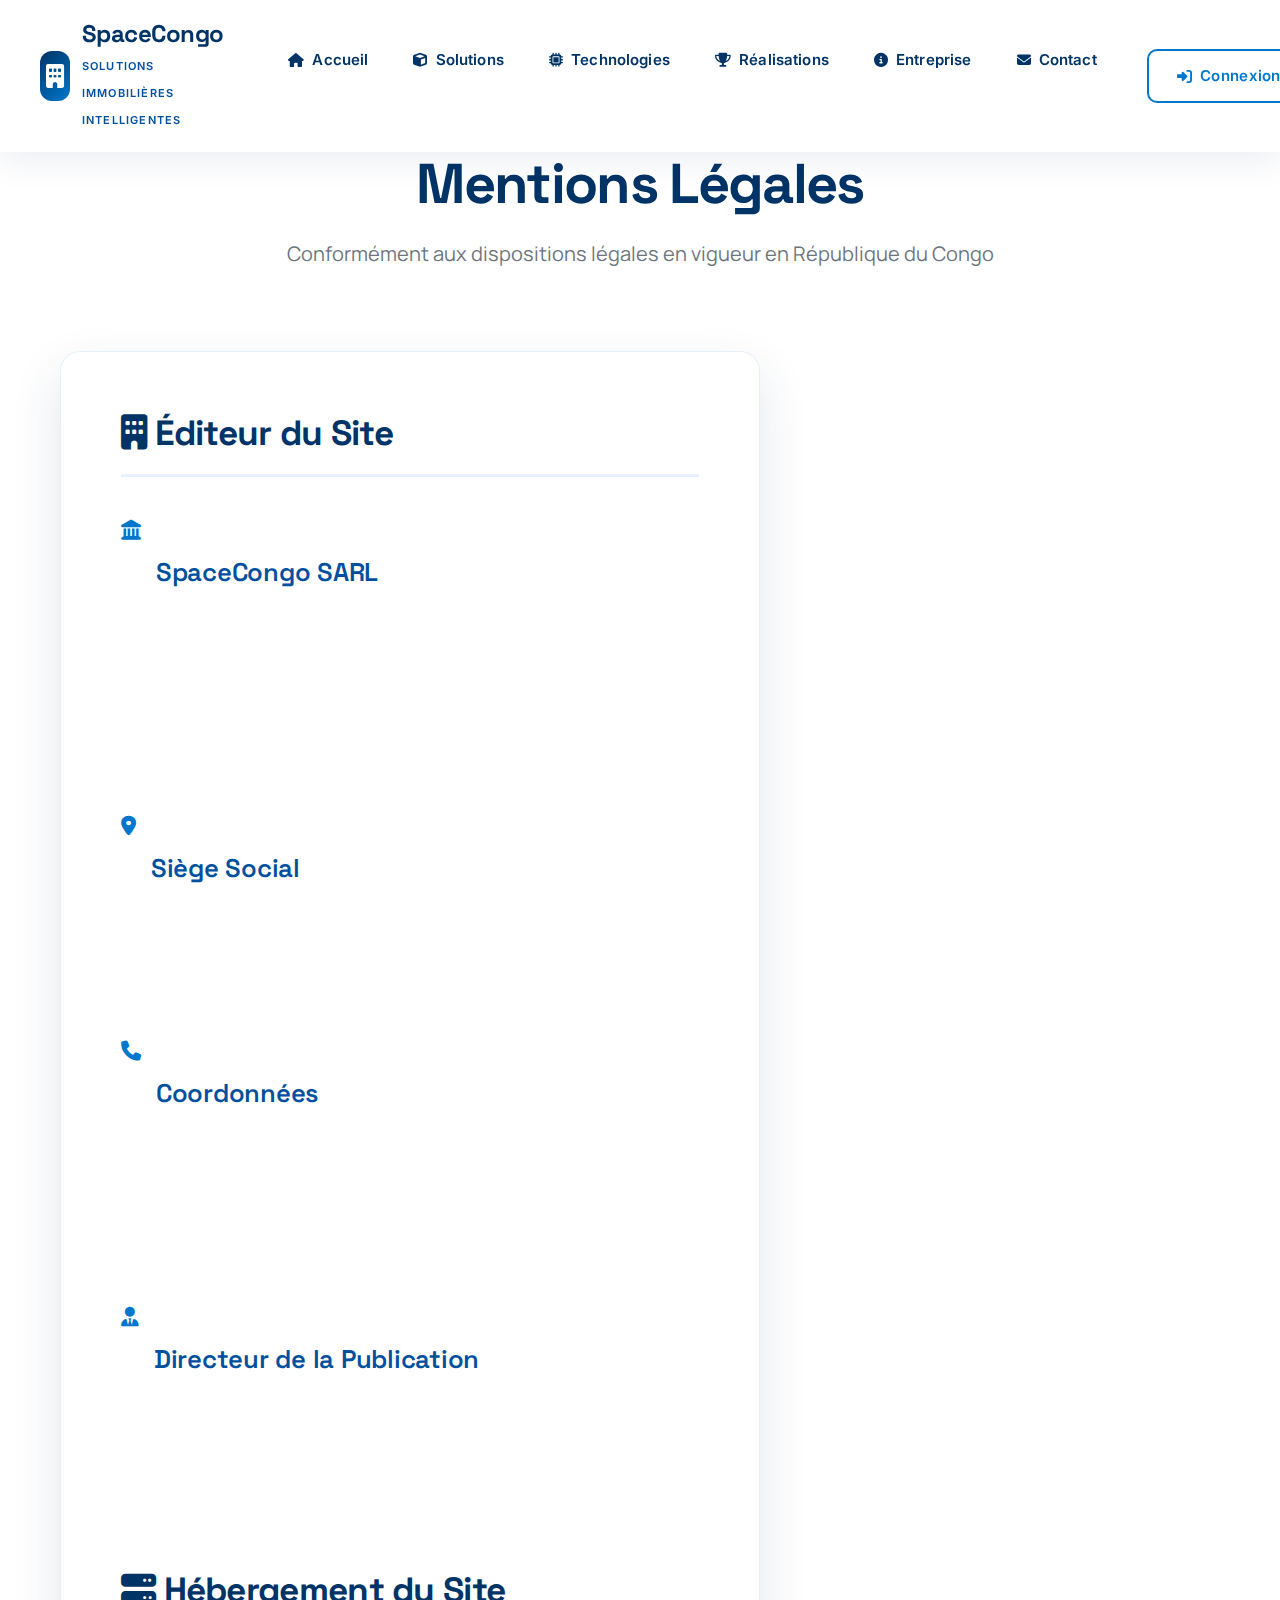
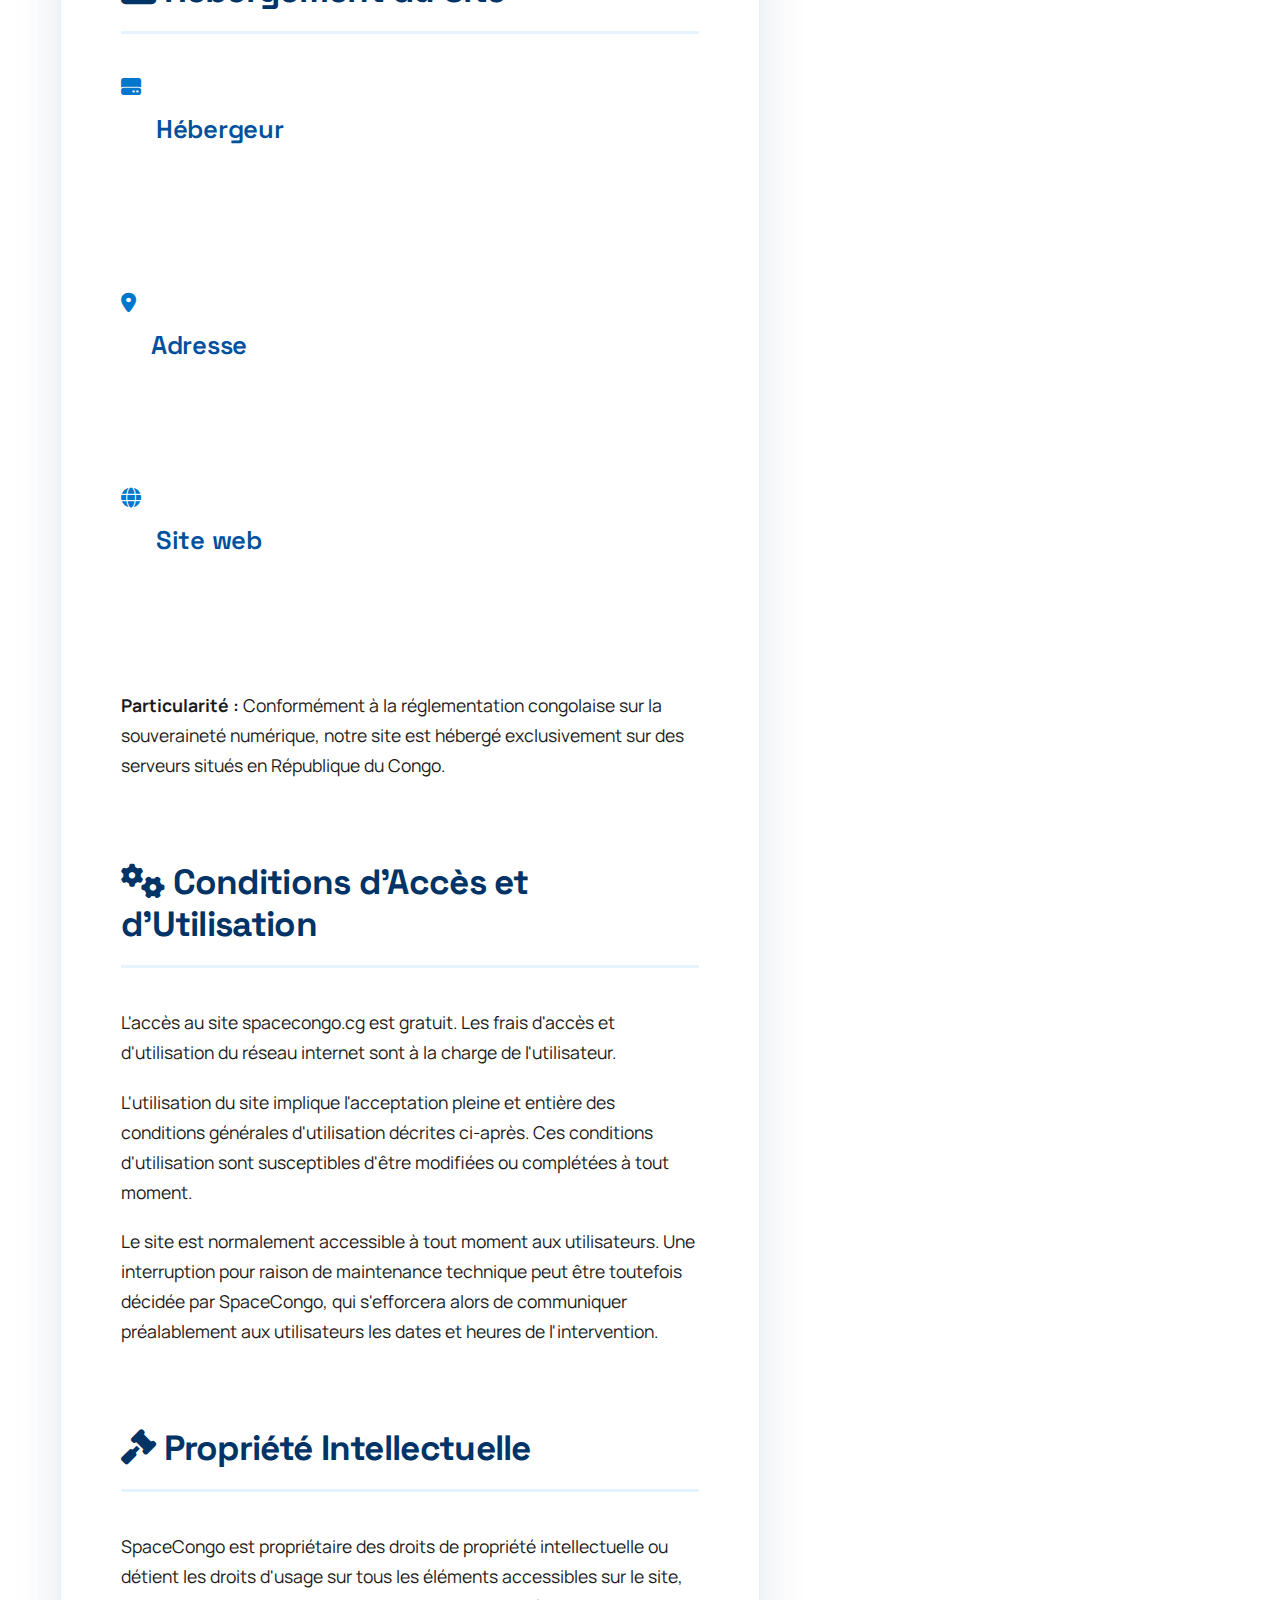
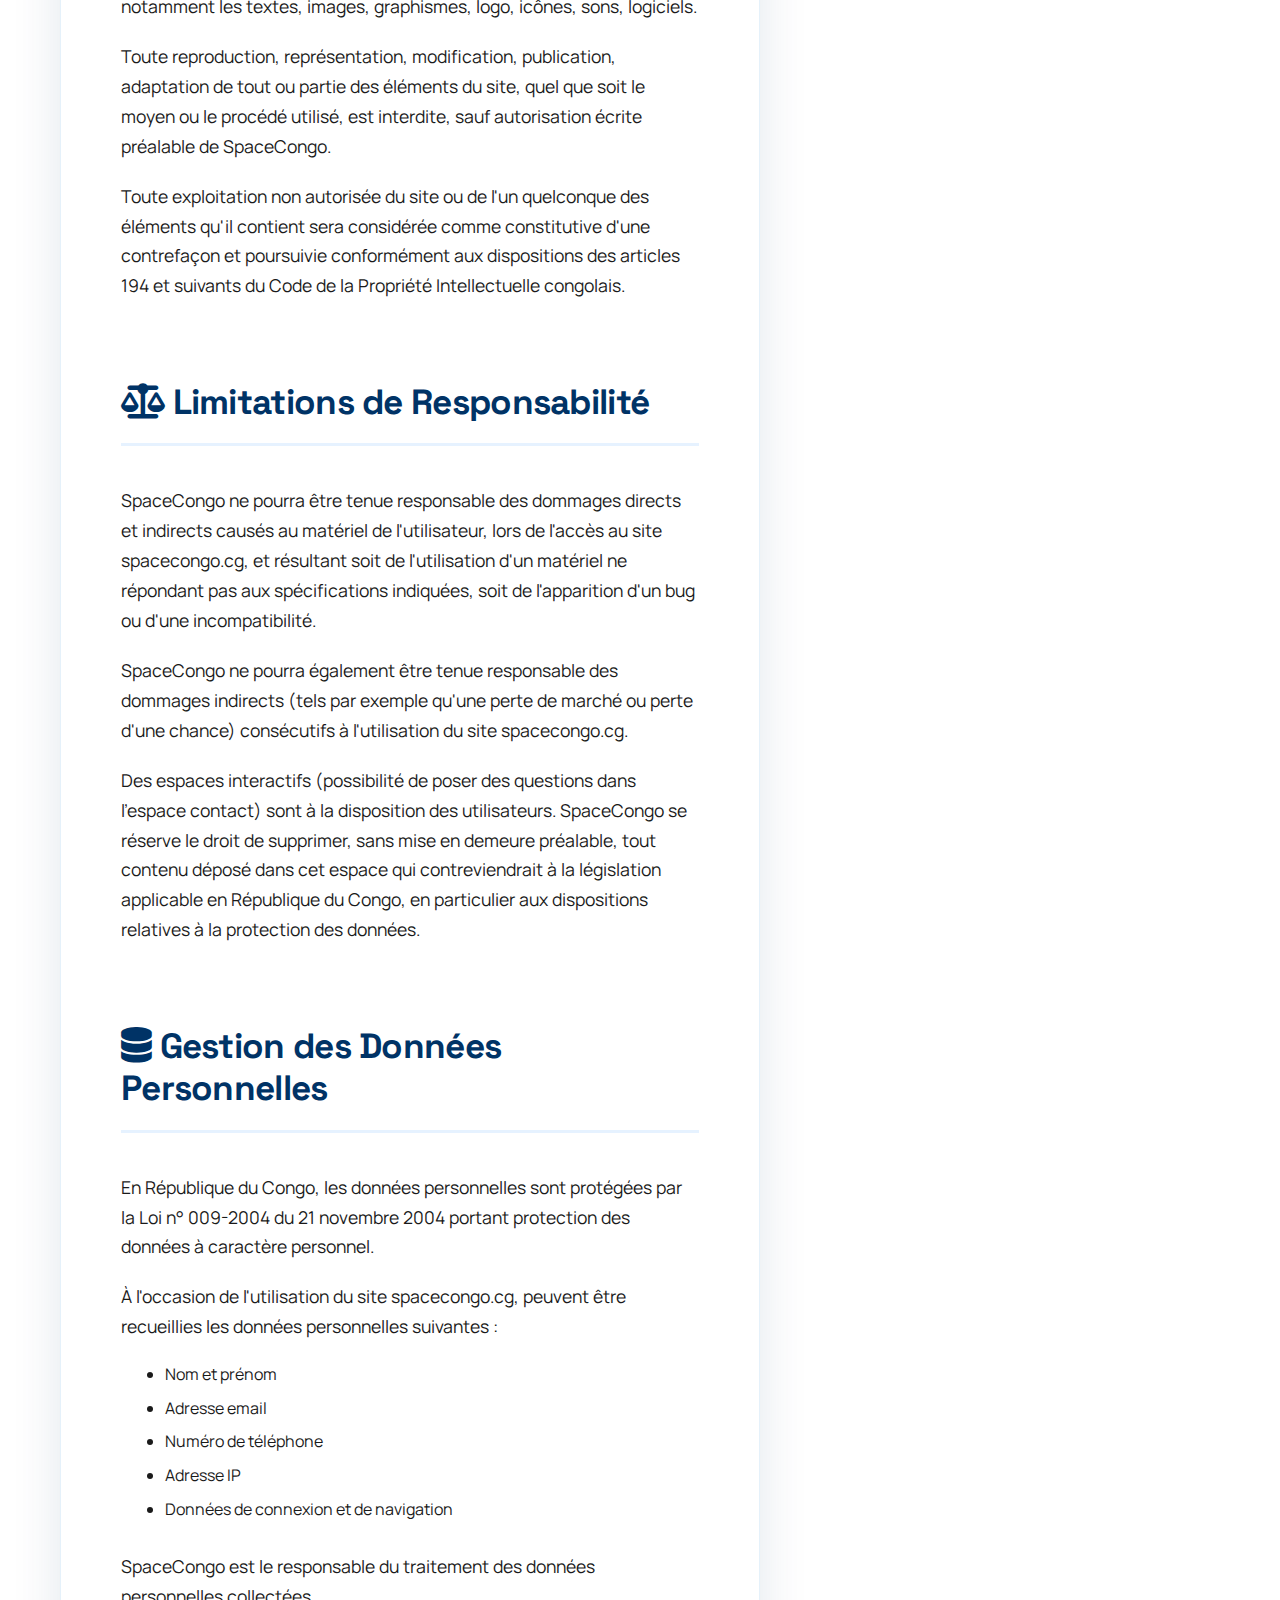
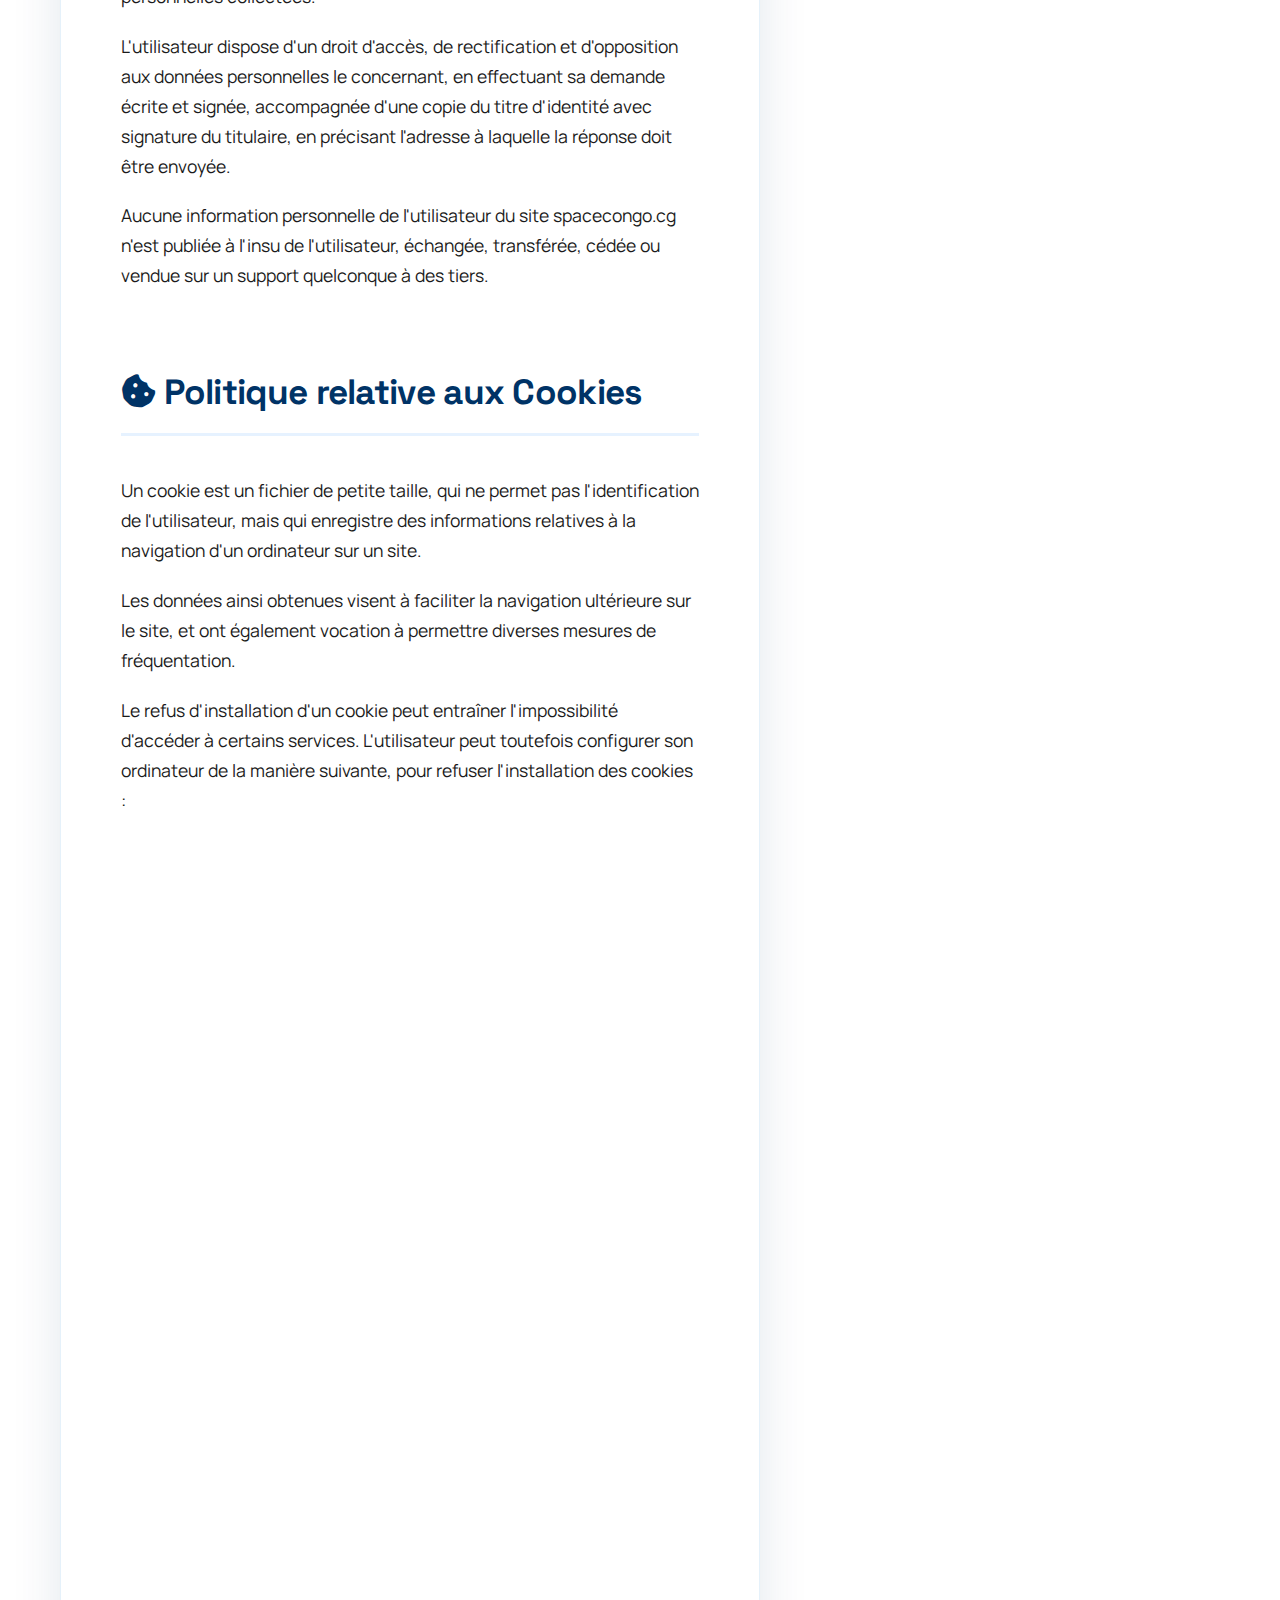
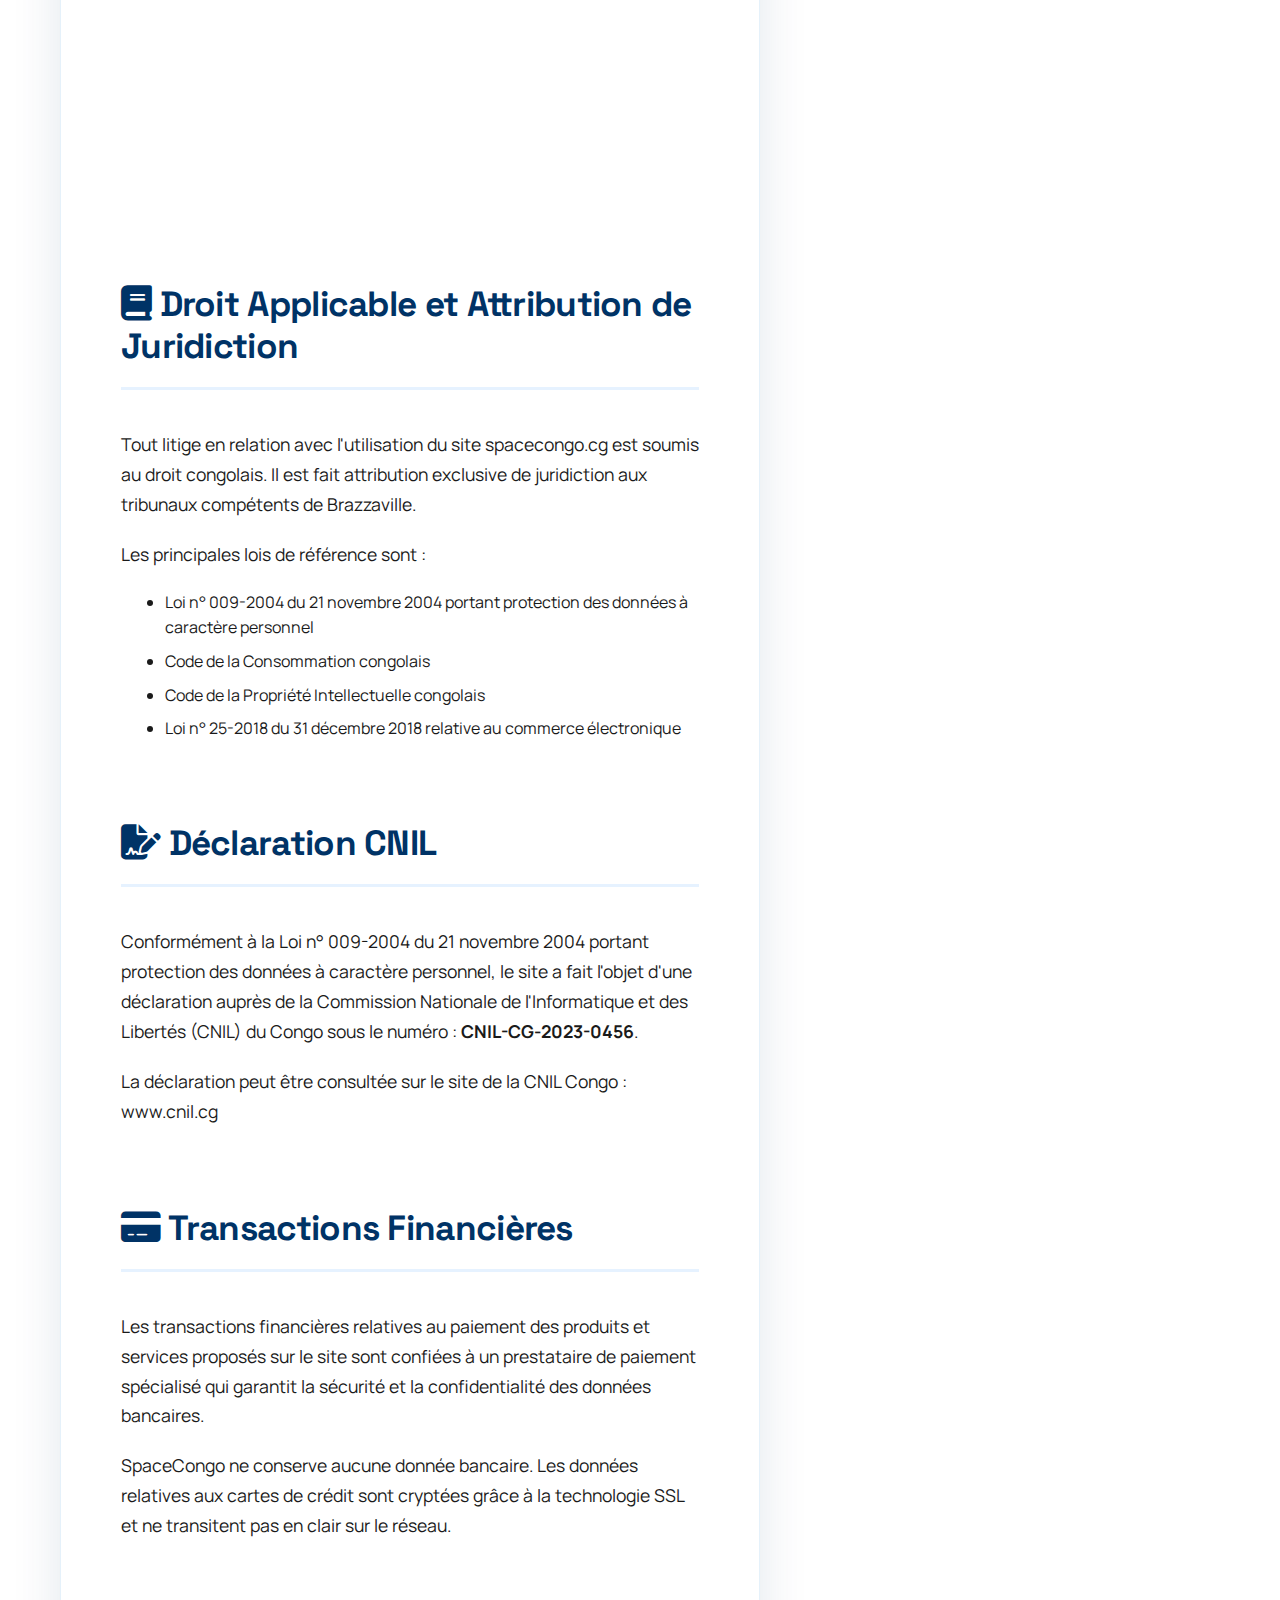
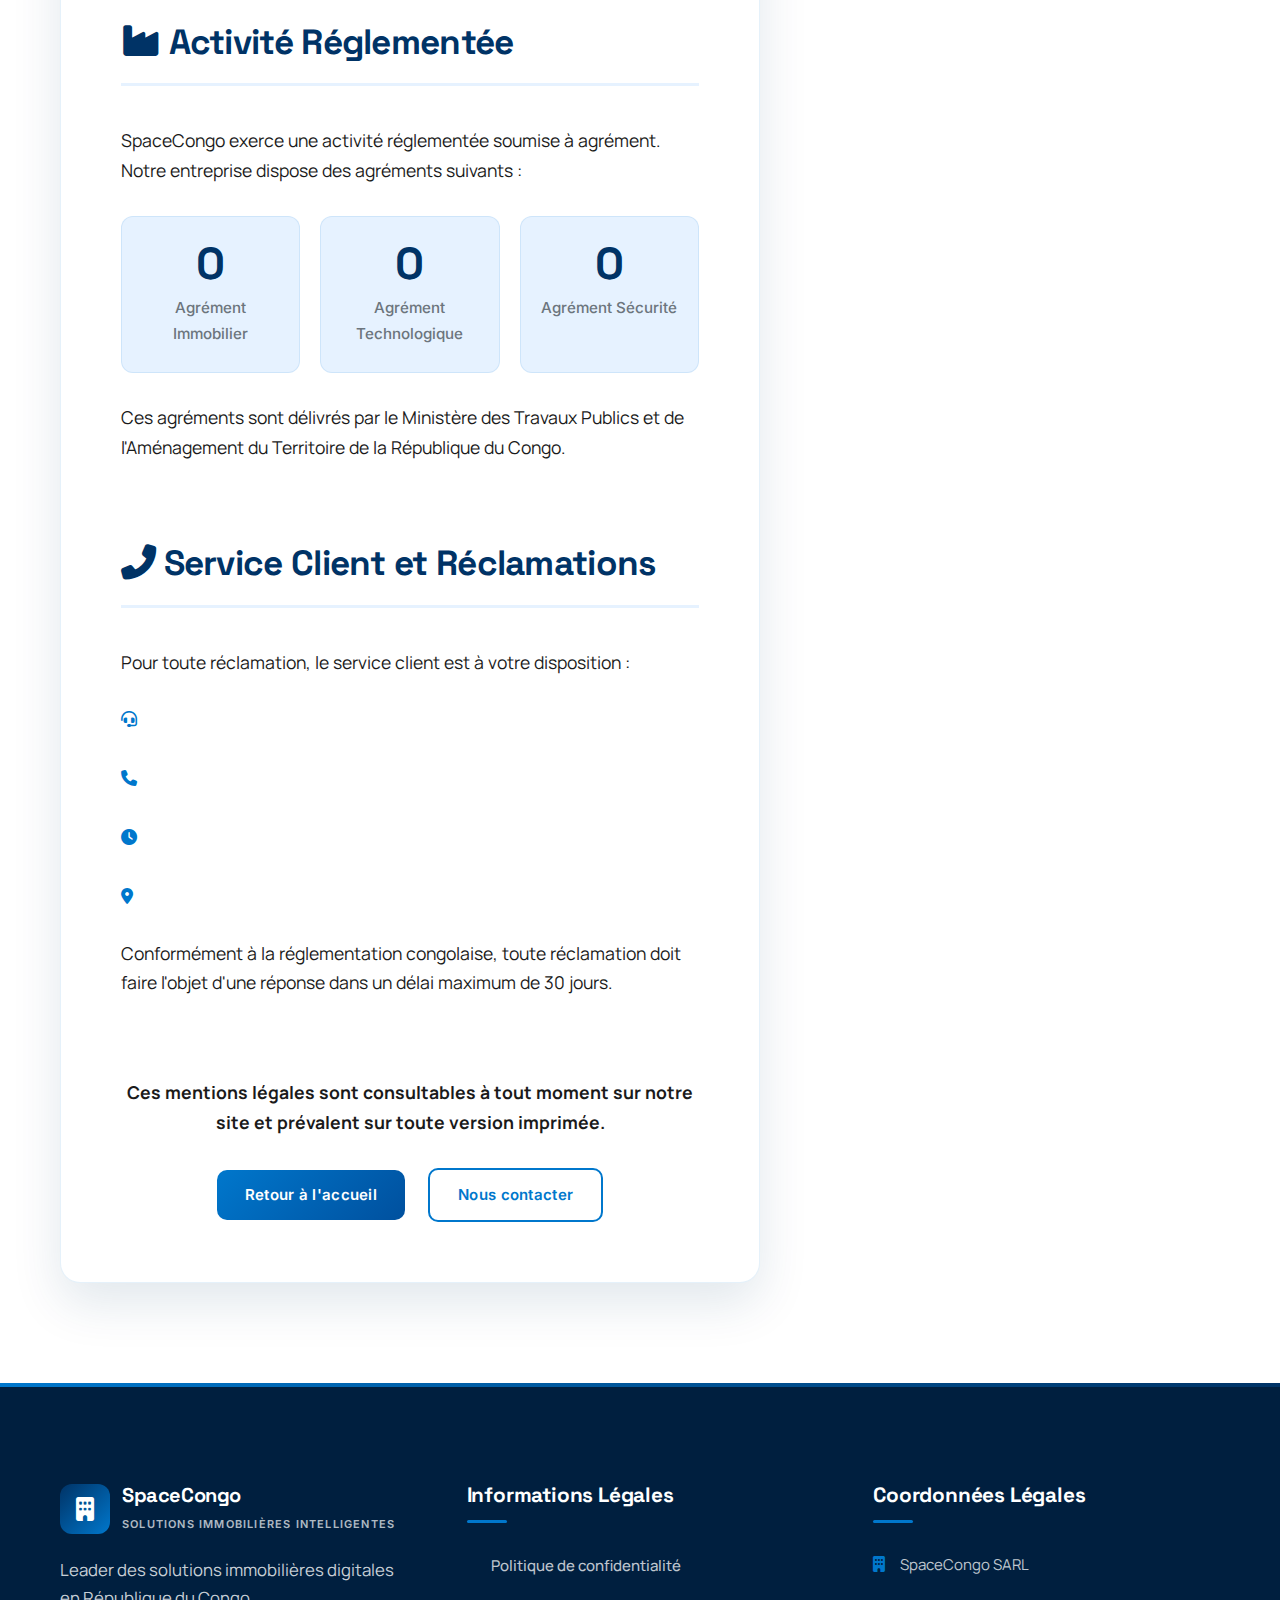
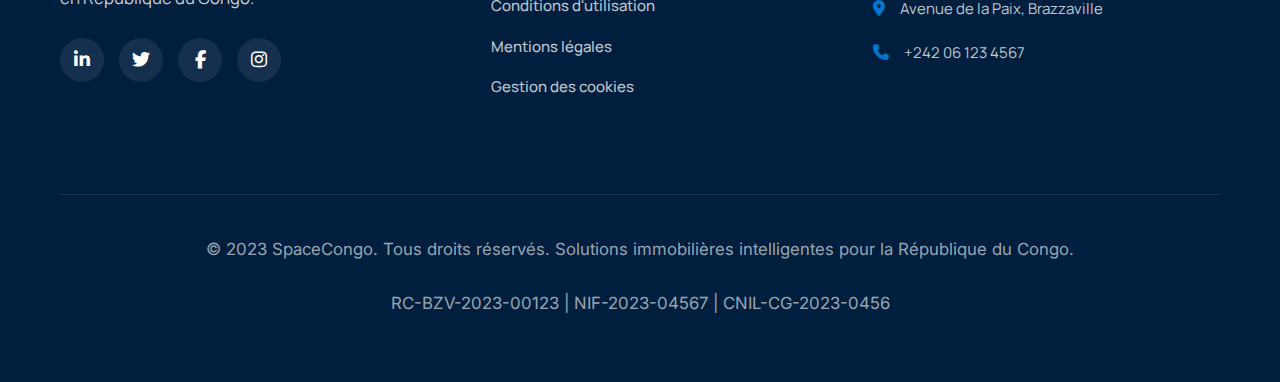
<file: P2mentions-legales.html>
<!DOCTYPE html>
<html lang="fr">
<head>
    <meta charset="UTF-8">
    <meta name="viewport" content="width=device-width, initial-scale=1.0">
    <title>Mentions Légales | SpaceCongo</title>
    <link rel="stylesheet" href="https://cdnjs.cloudflare.com/ajax/libs/font-awesome/6.4.0/css/all.min.css">
    <link rel="preconnect" href="https://fonts.googleapis.com">
    <link rel="preconnect" href="https://fonts.gstatic.com" crossorigin>
    <link href="https://fonts.googleapis.com/css2?family=Inter:wght@300;400;500;600;700;800;900&family=Manrope:wght@300;400;500;600;700;800&family=Space+Grotesk:wght@300;400;500;600;700&display=swap" rel="stylesheet">
    <link rel="stylesheet" href="style.css">
</head>
<body>
    <!-- Header -->
    <header id="header">
        <div class="container header-container">
            <a href="index.html" class="logo">
                <div class="logo-icon">
                    <i class="fas fa-building"></i>
                </div>
                <div class="logo-text">
                    <h1>SpaceCongo</h1>
                    <span>SOLUTIONS IMMOBILIÈRES INTELLIGENTES</span>
                </div>
            </a>
            
            <button class="menu-toggle" id="menuToggle">
                <i class="fas fa-bars"></i>
            </button>
            
            <nav class="main-nav" id="mainNav">
                <ul class="nav-menu">
                    <li><a href="index.html"><i class="fas fa-home"></i> Accueil</a></li>
                    
                    <li class="dropdown">
                        <a href="solutions.html"><i class="fas fa-cube"></i> Solutions</a>
                    </li>
                    
                    <li class="dropdown">
                        <a href="technologies.html"><i class="fas fa-microchip"></i> Technologies</a>
                    </li>
                    
                    <li class="dropdown">
                        <a href="realisations.html"><i class="fas fa-trophy"></i> Réalisations</a>
                    </li>
                    
                    <li class="dropdown">
                        <a href="entreprise.html"><i class="fas fa-info-circle"></i> Entreprise</a>
                    </li>
                    
                    <li><a href="contact.html"><i class="fas fa-envelope"></i> Contact</a></li>
                </ul>
                
                <div class="header-actions">
                    <a href="login.html" class="btn btn-outline"><i class="fas fa-sign-in-alt"></i> Connexion</a>
                    <a href="contact.html#demande" class="btn btn-primary"><i class="fas fa-paper-plane"></i> Demander un devis</a>
                </div>
            </nav>
        </div>
    </header>

    <!-- Page Content -->
    <main class="page-container">
        <div class="container">
            <div class="page-title">
                <h1>Mentions Légales</h1>
                <p>Conformément aux dispositions légales en vigueur en République du Congo</p>
            </div>

            <div class="congo-content">
                <section class="content-section">
                    <h2><i class="fas fa-building"></i> Éditeur du Site</h2>
                    
                    <div class="contact-info" style="color: var(--gray-dark);">
                        <div class="contact-item" style="justify-content: flex-start; margin-bottom: 20px;">
                            <i class="fas fa-landmark" style="color: var(--accent-blue); font-size: 20px;"></i>
                            <div>
                                <h3 style="margin-bottom: 5px;">SpaceCongo SARL</h3>
                                <p>Société à Responsabilité Limitée au capital de 50.000.000 FCFA</p>
                                <p>Immatriculée au Registre du Commerce et du Crédit Mobilier de Brazzaville sous le numéro : RC-BZV-2023-00123</p>
                                <p>Numéro d'identification fiscale : NIF-2023-04567</p>
                            </div>
                        </div>
                        
                        <div class="contact-item" style="justify-content: flex-start; margin-bottom: 20px;">
                            <i class="fas fa-map-marker-alt" style="color: var(--accent-blue); font-size: 20px;"></i>
                            <div>
                                <h3 style="margin-bottom: 5px;">Siège Social</h3>
                                <p>Avenue de la Paix, Immeuble Le Congolais<br>
                                3ème étage, Bureau 305<br>
                                Brazzaville, République du Congo</p>
                            </div>
                        </div>
                        
                        <div class="contact-item" style="justify-content: flex-start; margin-bottom: 20px;">
                            <i class="fas fa-phone" style="color: var(--accent-blue); font-size: 20px;"></i>
                            <div>
                                <h3 style="margin-bottom: 5px;">Coordonnées</h3>
                                <p>Téléphone : +242 06 123 4567</p>
                                <p>Email : contact@spacecongo.cg</p>
                                <p>Site web : www.spacecongo.cg</p>
                            </div>
                        </div>
                        
                        <div class="contact-item" style="justify-content: flex-start;">
                            <i class="fas fa-user-tie" style="color: var(--accent-blue); font-size: 20px;"></i>
                            <div>
                                <h3 style="margin-bottom: 5px;">Directeur de la Publication</h3>
                                <p>M. Jean-Luc Mboungou<br>
                                Président-Directeur Général<br>
                                Email : direction@spacecongo.cg</p>
                            </div>
                        </div>
                    </div>
                </section>

                <section class="content-section">
                    <h2><i class="fas fa-server"></i> Hébergement du Site</h2>
                    
                    <div class="contact-info" style="color: var(--gray-dark);">
                        <div class="contact-item" style="justify-content: flex-start; margin-bottom: 20px;">
                            <i class="fas fa-hdd" style="color: var(--accent-blue); font-size: 20px;"></i>
                            <div>
                                <h3 style="margin-bottom: 5px;">Hébergeur</h3>
                                <p>CongoHost SARL</p>
                                <p>Premier hébergeur web certifié en République du Congo</p>
                            </div>
                        </div>
                        
                        <div class="contact-item" style="justify-content: flex-start; margin-bottom: 20px;">
                            <i class="fas fa-map-marker-alt" style="color: var(--accent-blue); font-size: 20px;"></i>
                            <div>
                                <h3 style="margin-bottom: 5px;">Adresse</h3>
                                <p>Zone Industrielle de Mpila<br>
                                Brazzaville, République du Congo</p>
                            </div>
                        </div>
                        
                        <div class="contact-item" style="justify-content: flex-start;">
                            <i class="fas fa-globe" style="color: var(--accent-blue); font-size: 20px;"></i>
                            <div>
                                <h3 style="margin-bottom: 5px;">Site web</h3>
                                <p>www.congohost.cg</p>
                                <p>Email : support@congohost.cg</p>
                            </div>
                        </div>
                    </div>
                    
                    <p class="mt-30"><strong>Particularité :</strong> Conformément à la réglementation congolaise sur la souveraineté numérique, notre site est hébergé exclusivement sur des serveurs situés en République du Congo.</p>
                </section>

                <section class="content-section">
                    <h2><i class="fas fa-cogs"></i> Conditions d'Accès et d'Utilisation</h2>
                    <p>L'accès au site spacecongo.cg est gratuit. Les frais d'accès et d'utilisation du réseau internet sont à la charge de l'utilisateur.</p>
                    
                    <p>L'utilisation du site implique l'acceptation pleine et entière des conditions générales d'utilisation décrites ci-après. Ces conditions d'utilisation sont susceptibles d'être modifiées ou complétées à tout moment.</p>
                    
                    <p>Le site est normalement accessible à tout moment aux utilisateurs. Une interruption pour raison de maintenance technique peut être toutefois décidée par SpaceCongo, qui s'efforcera alors de communiquer préalablement aux utilisateurs les dates et heures de l'intervention.</p>
                </section>

                <section class="content-section">
                    <h2><i class="fas fa-gavel"></i> Propriété Intellectuelle</h2>
                    <p>SpaceCongo est propriétaire des droits de propriété intellectuelle ou détient les droits d'usage sur tous les éléments accessibles sur le site, notamment les textes, images, graphismes, logo, icônes, sons, logiciels.</p>
                    
                    <p>Toute reproduction, représentation, modification, publication, adaptation de tout ou partie des éléments du site, quel que soit le moyen ou le procédé utilisé, est interdite, sauf autorisation écrite préalable de SpaceCongo.</p>
                    
                    <p>Toute exploitation non autorisée du site ou de l'un quelconque des éléments qu'il contient sera considérée comme constitutive d'une contrefaçon et poursuivie conformément aux dispositions des articles 194 et suivants du Code de la Propriété Intellectuelle congolais.</p>
                </section>

                <section class="content-section">
                    <h2><i class="fas fa-balance-scale"></i> Limitations de Responsabilité</h2>
                    <p>SpaceCongo ne pourra être tenue responsable des dommages directs et indirects causés au matériel de l'utilisateur, lors de l'accès au site spacecongo.cg, et résultant soit de l'utilisation d'un matériel ne répondant pas aux spécifications indiquées, soit de l'apparition d'un bug ou d'une incompatibilité.</p>
                    
                    <p>SpaceCongo ne pourra également être tenue responsable des dommages indirects (tels par exemple qu'une perte de marché ou perte d'une chance) consécutifs à l'utilisation du site spacecongo.cg.</p>
                    
                    <p>Des espaces interactifs (possibilité de poser des questions dans l'espace contact) sont à la disposition des utilisateurs. SpaceCongo se réserve le droit de supprimer, sans mise en demeure préalable, tout contenu déposé dans cet espace qui contreviendrait à la législation applicable en République du Congo, en particulier aux dispositions relatives à la protection des données.</p>
                </section>

                <section class="content-section">
                    <h2><i class="fas fa-database"></i> Gestion des Données Personnelles</h2>
                    <p>En République du Congo, les données personnelles sont protégées par la Loi n° 009-2004 du 21 novembre 2004 portant protection des données à caractère personnel.</p>
                    
                    <p>À l'occasion de l'utilisation du site spacecongo.cg, peuvent être recueillies les données personnelles suivantes :</p>
                    
                    <ul style="margin-left: 20px; margin-top: 20px;">
                        <li>Nom et prénom</li>
                        <li>Adresse email</li>
                        <li>Numéro de téléphone</li>
                        <li>Adresse IP</li>
                        <li>Données de connexion et de navigation</li>
                    </ul>
                    
                    <p class="mt-30">SpaceCongo est le responsable du traitement des données personnelles collectées.</p>
                    
                    <p>L'utilisateur dispose d'un droit d'accès, de rectification et d'opposition aux données personnelles le concernant, en effectuant sa demande écrite et signée, accompagnée d'une copie du titre d'identité avec signature du titulaire, en précisant l'adresse à laquelle la réponse doit être envoyée.</p>
                    
                    <p>Aucune information personnelle de l'utilisateur du site spacecongo.cg n'est publiée à l'insu de l'utilisateur, échangée, transférée, cédée ou vendue sur un support quelconque à des tiers.</p>
                </section>

                <section class="content-section">
                    <h2><i class="fas fa-cookie-bite"></i> Politique relative aux Cookies</h2>
                    <p>Un cookie est un fichier de petite taille, qui ne permet pas l'identification de l'utilisateur, mais qui enregistre des informations relatives à la navigation d'un ordinateur sur un site.</p>
                    
                    <p>Les données ainsi obtenues visent à faciliter la navigation ultérieure sur le site, et ont également vocation à permettre diverses mesures de fréquentation.</p>
                    
                    <p>Le refus d'installation d'un cookie peut entraîner l'impossibilité d'accéder à certains services. L'utilisateur peut toutefois configurer son ordinateur de la manière suivante, pour refuser l'installation des cookies :</p>
                    
                    <div class="features-grid mt-30">
                        <div class="feature-card">
                            <h3>Sous Internet Explorer</h3>
                            <p>Onglet "Outils" / "Options Internet". Cliquez sur "Confidentialité" et choisissez "Bloquer tous les cookies". Validez sur "Ok".</p>
                        </div>
                        
                        <div class="feature-card">
                            <h3>Sous Firefox</h3>
                            <p>Onglet "Outils" / "Options". Cliquez sur "Vie privée". Paramétrez les "Règles de conservation" sur "Utiliser les paramètres personnalisés". Décochez "Accepter les cookies".</p>
                        </div>
                        
                        <div class="feature-card">
                            <h3>Sous Chrome</h3>
                            <p>Menu "Paramètres" / "Afficher les paramètres avancés". Section "Confidentialité" / "Paramètres de contenu". Section "Cookies".</p>
                        </div>
                    </div>
                </section>

                <section class="content-section">
                    <h2><i class="fas fa-book"></i> Droit Applicable et Attribution de Juridiction</h2>
                    <p>Tout litige en relation avec l'utilisation du site spacecongo.cg est soumis au droit congolais. Il est fait attribution exclusive de juridiction aux tribunaux compétents de Brazzaville.</p>
                    
                    <p>Les principales lois de référence sont :</p>
                    
                    <ul style="margin-left: 20px; margin-top: 20px;">
                        <li>Loi n° 009-2004 du 21 novembre 2004 portant protection des données à caractère personnel</li>
                        <li>Code de la Consommation congolais</li>
                        <li>Code de la Propriété Intellectuelle congolais</li>
                        <li>Loi n° 25-2018 du 31 décembre 2018 relative au commerce électronique</li>
                    </ul>
                </section>

                <section class="content-section">
                    <h2><i class="fas fa-file-signature"></i> Déclaration CNIL</h2>
                    <p>Conformément à la Loi n° 009-2004 du 21 novembre 2004 portant protection des données à caractère personnel, le site a fait l'objet d'une déclaration auprès de la Commission Nationale de l'Informatique et des Libertés (CNIL) du Congo sous le numéro : <strong>CNIL-CG-2023-0456</strong>.</p>
                    
                    <p>La déclaration peut être consultée sur le site de la CNIL Congo : www.cnil.cg</p>
                </section>

                <section class="content-section">
                    <h2><i class="fas fa-credit-card"></i> Transactions Financières</h2>
                    <p>Les transactions financières relatives au paiement des produits et services proposés sur le site sont confiées à un prestataire de paiement spécialisé qui garantit la sécurité et la confidentialité des données bancaires.</p>
                    
                    <p>SpaceCongo ne conserve aucune donnée bancaire. Les données relatives aux cartes de crédit sont cryptées grâce à la technologie SSL et ne transitent pas en clair sur le réseau.</p>
                </section>

                <section class="content-section">
                    <h2><i class="fas fa-industry"></i> Activité Réglementée</h2>
                    <p>SpaceCongo exerce une activité réglementée soumise à agrément. Notre entreprise dispose des agréments suivants :</p>
                    
                    <div class="congo-stats mt-30">
                        <div class="stat">
                            <div class="stat-value">AG-2023-123</div>
                            <div class="stat-label">Agrément Immobilier</div>
                        </div>
                        <div class="stat">
                            <div class="stat-value">TECH-045-2023</div>
                            <div class="stat-label">Agrément Technologique</div>
                        </div>
                        <div class="stat">
                            <div class="stat-value">SECU-789-CG</div>
                            <div class="stat-label">Agrément Sécurité</div>
                        </div>
                    </div>
                    
                    <p class="mt-30">Ces agréments sont délivrés par le Ministère des Travaux Publics et de l'Aménagement du Territoire de la République du Congo.</p>
                </section>

                <section class="content-section">
                    <h2><i class="fas fa-phone-alt"></i> Service Client et Réclamations</h2>
                    <p>Pour toute réclamation, le service client est à votre disposition :</p>
                    
                    <div class="contact-info mt-30" style="color: var(--gray-dark);">
                        <div class="contact-item" style="justify-content: flex-start; margin-bottom: 15px;">
                            <i class="fas fa-headset" style="color: var(--accent-blue);"></i>
                            <span>Service Client : client@spacecongo.cg</span>
                        </div>
                        <div class="contact-item" style="justify-content: flex-start; margin-bottom: 15px;">
                            <i class="fas fa-phone" style="color: var(--accent-blue);"></i>
                            <span>Téléphone : +242 08 765 4321</span>
                        </div>
                        <div class="contact-item" style="justify-content: flex-start; margin-bottom: 15px;">
                            <i class="fas fa-clock" style="color: var(--accent-blue);"></i>
                            <span>Horaires : Lundi-Vendredi 8h-18h, Samedi 9h-13h</span>
                        </div>
                        <div class="contact-item" style="justify-content: flex-start;">
                            <i class="fas fa-map-marker-alt" style="color: var(--accent-blue);"></i>
                            <span>Adresse postale : Boîte Postale 1234, Brazzaville, Congo</span>
                        </div>
                    </div>
                    
                    <p class="mt-30">Conformément à la réglementation congolaise, toute réclamation doit faire l'objet d'une réponse dans un délai maximum de 30 jours.</p>
                </section>

                <div class="text-center mt-50">
                    <p><strong>Ces mentions légales sont consultables à tout moment sur notre site et prévalent sur toute version imprimée.</strong></p>
                    <div class="mt-30">
                        <a href="index.html" class="btn btn-primary">Retour à l'accueil</a>
                        <a href="contact.html" class="btn btn-outline ml-20">Nous contacter</a>
                    </div>
                </div>
            </div>
        </div>
    </main>

    <!-- Footer -->
    <footer>
        <div class="container">
            <div class="footer-grid">
                <div class="footer-column">
                    <a href="index.html" class="logo">
                        <div class="logo-icon">
                            <i class="fas fa-building"></i>
                        </div>
                        <div class="logo-text">
                            <h1 style="color: white; font-size: 20px;">SpaceCongo</h1>
                            <span style="color: rgba(255,255,255,0.7);">SOLUTIONS IMMOBILIÈRES INTELLIGENTES</span>
                        </div>
                    </a>
                    <p style="margin-top: 20px; color: rgba(255,255,255,0.8);">Leader des solutions immobilières digitales en République du Congo.</p>
                    <div class="social-links">
                        <a href="#" class="social-link"><i class="fab fa-linkedin-in"></i></a>
                        <a href="#" class="social-link"><i class="fab fa-twitter"></i></a>
                        <a href="#" class="social-link"><i class="fab fa-facebook-f"></i></a>
                        <a href="#" class="social-link"><i class="fab fa-instagram"></i></a>
                    </div>
                </div>
                
                <div class="footer-column">
                    <h3>Informations Légales</h3>
                    <ul class="footer-links">
                        <li><a href="confidentialite.html">Politique de confidentialité</a></li>
                        <li><a href="cgu.html">Conditions d'utilisation</a></li>
                        <li><a href="mentions-legales.html" class="active">Mentions légales</a></li>
                        <li><a href="cgu.html#cookies">Gestion des cookies</a></li>
                    </ul>
                </div>
                
                <div class="footer-column">
                    <h3>Coordonnées Légales</h3>
                    <div class="contact-info">
                        <div class="contact-item">
                            <i class="fas fa-building"></i>
                            <span>SpaceCongo SARL</span>
                        </div>
                        <div class="contact-item">
                            <i class="fas fa-map-marker-alt"></i>
                            <span>Avenue de la Paix, Brazzaville</span>
                        </div>
                        <div class="contact-item">
                            <i class="fas fa-phone"></i>
                            <span>+242 06 123 4567</span>
                        </div>
                    </div>
                </div>
            </div>
            
            <div class="copyright">
                <p>&copy; 2023 SpaceCongo. Tous droits réservés. Solutions immobilières intelligentes pour la République du Congo.</p>
                <p style="margin-top: 10px;">RC-BZV-2023-00123 | NIF-2023-04567 | CNIL-CG-2023-0456</p>
            </div>
        </div>
    </footer>

    <script src="main.js"></script>
    <style>
        .ml-20 {
            margin-left: 20px;
        }
    </style>
</body>
</html>
</file>
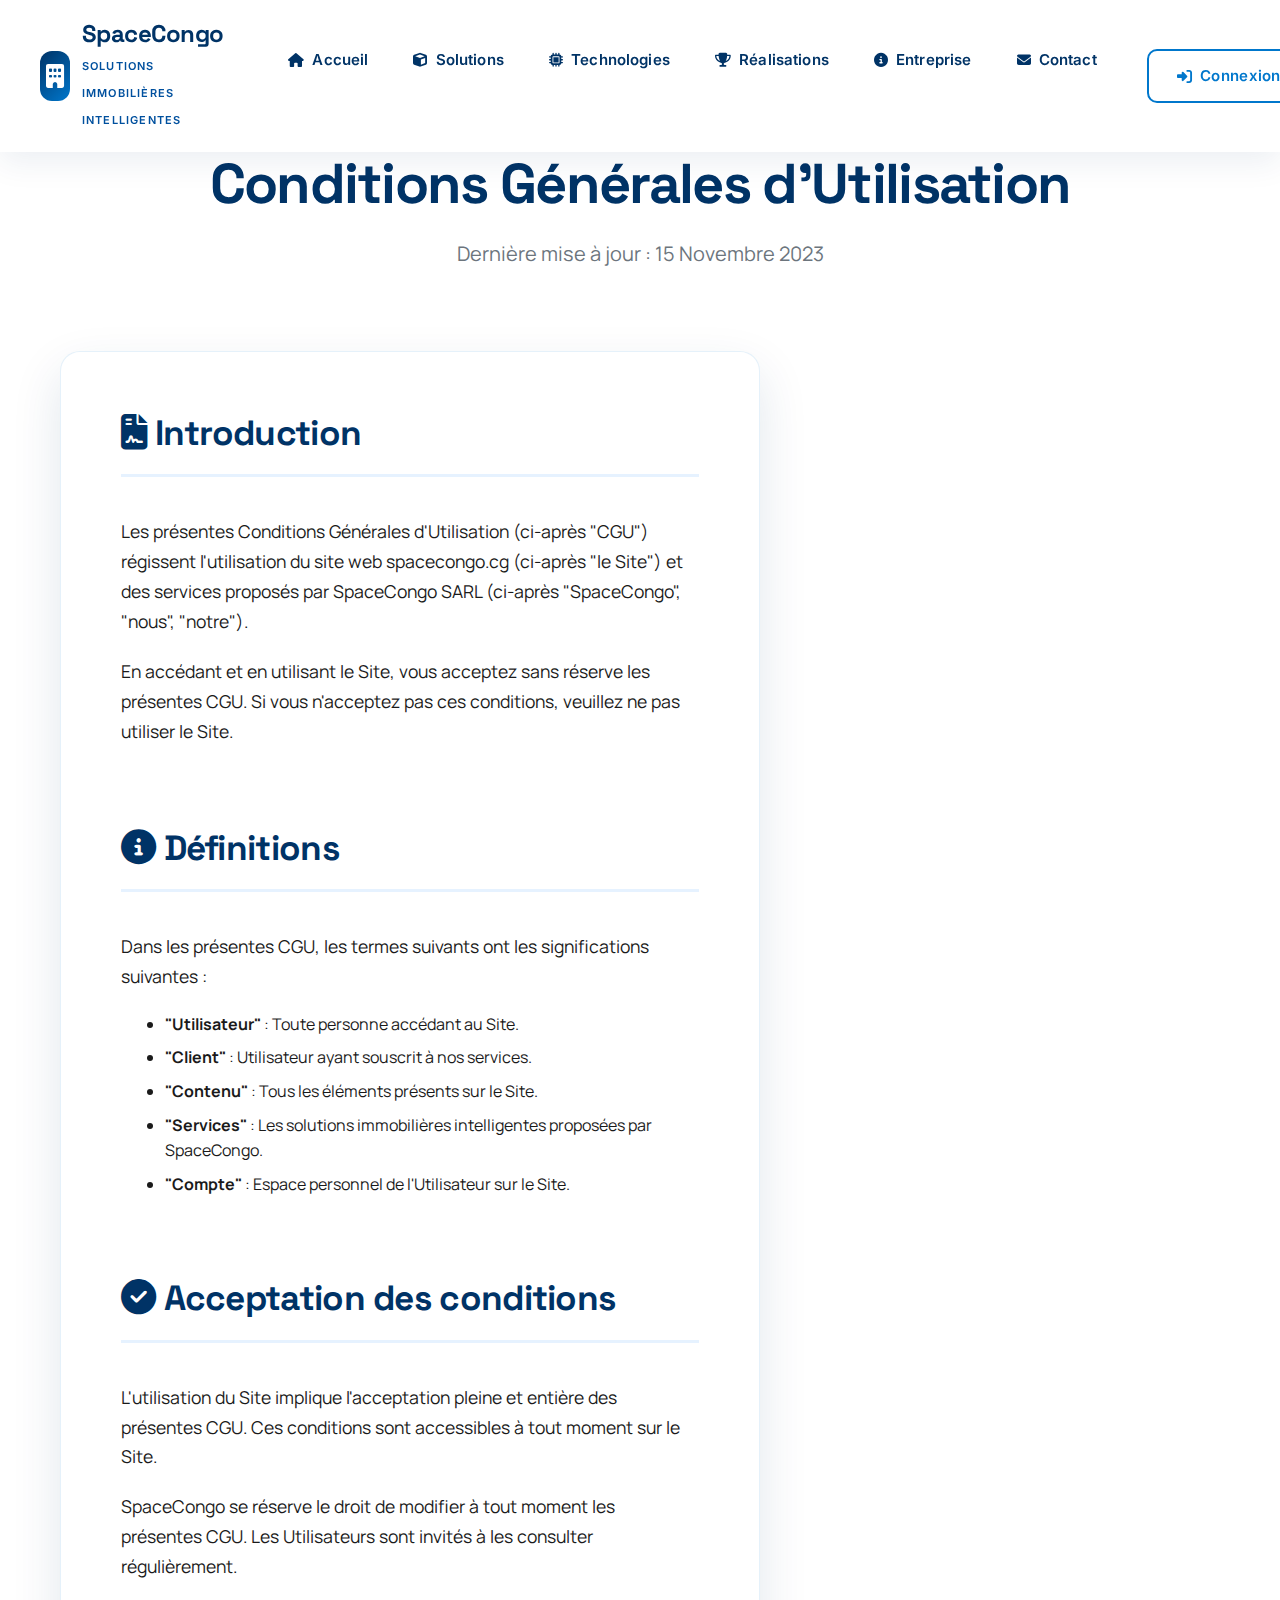
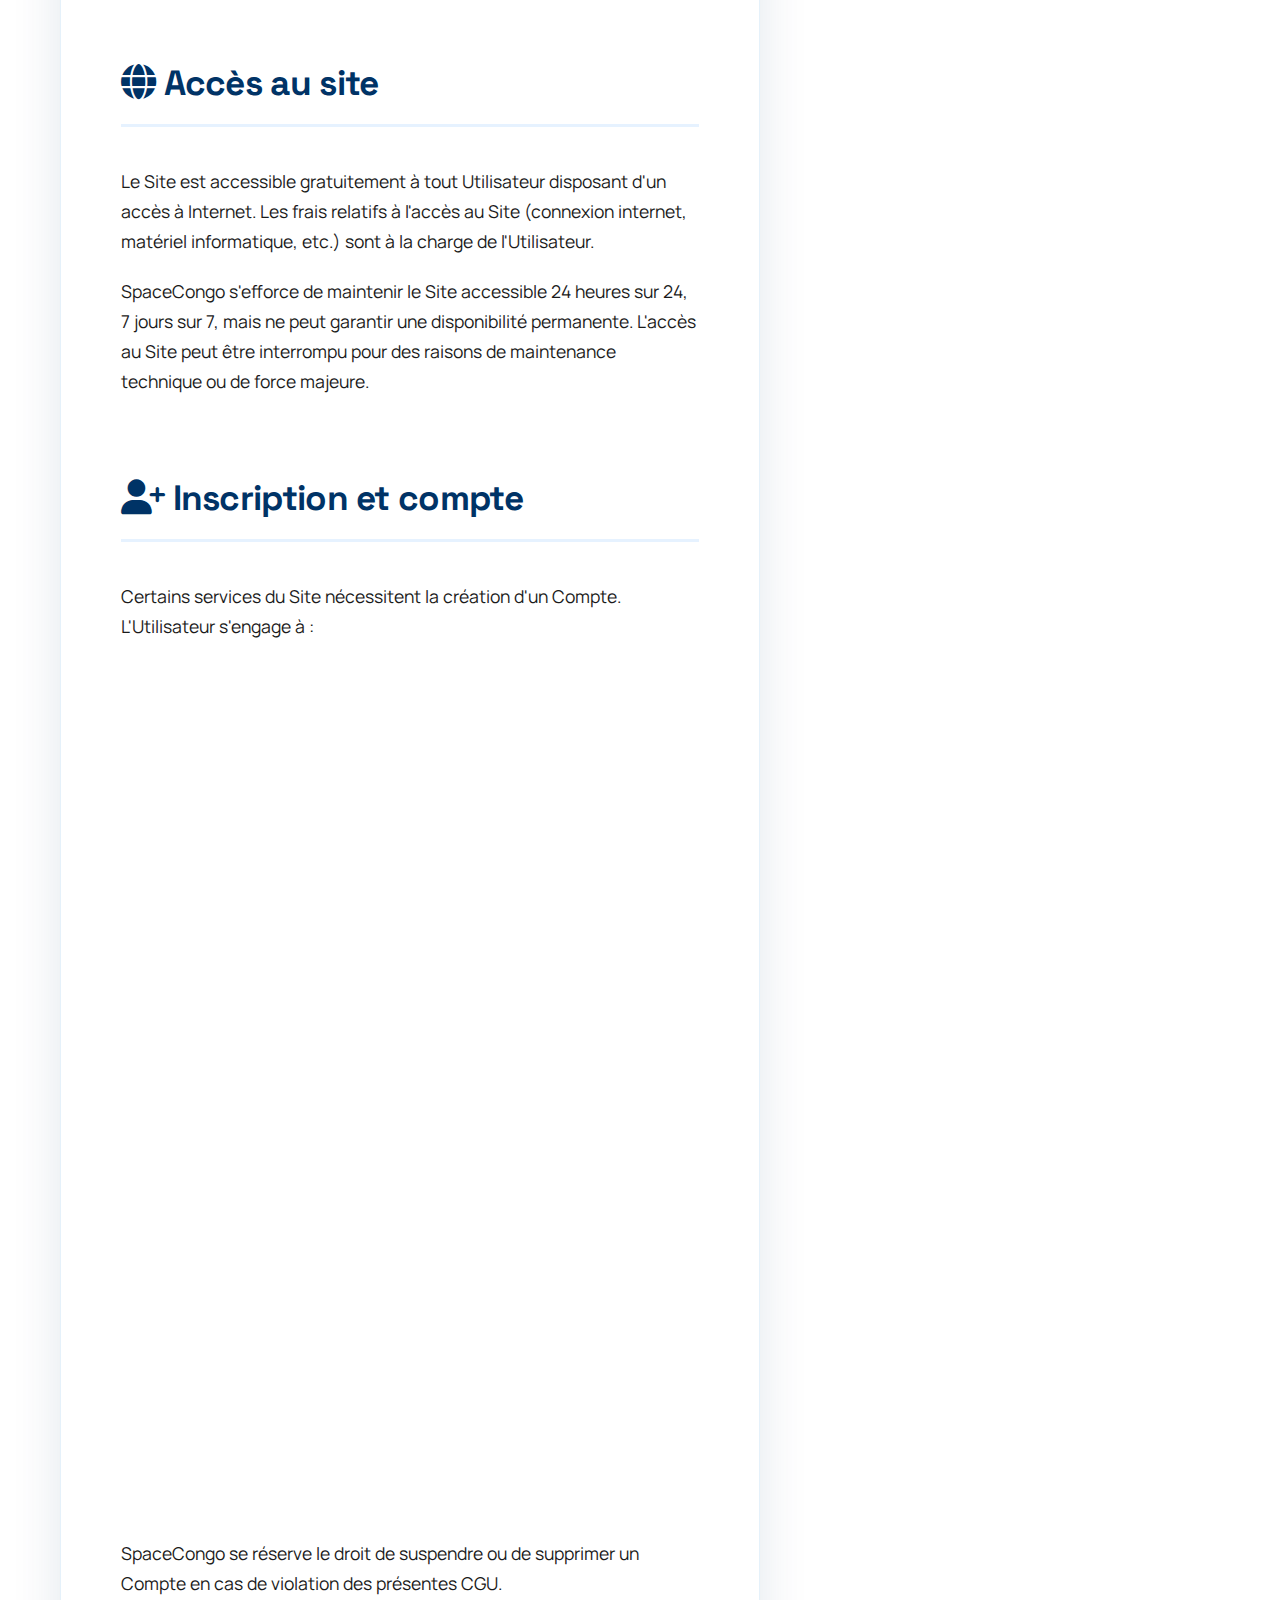
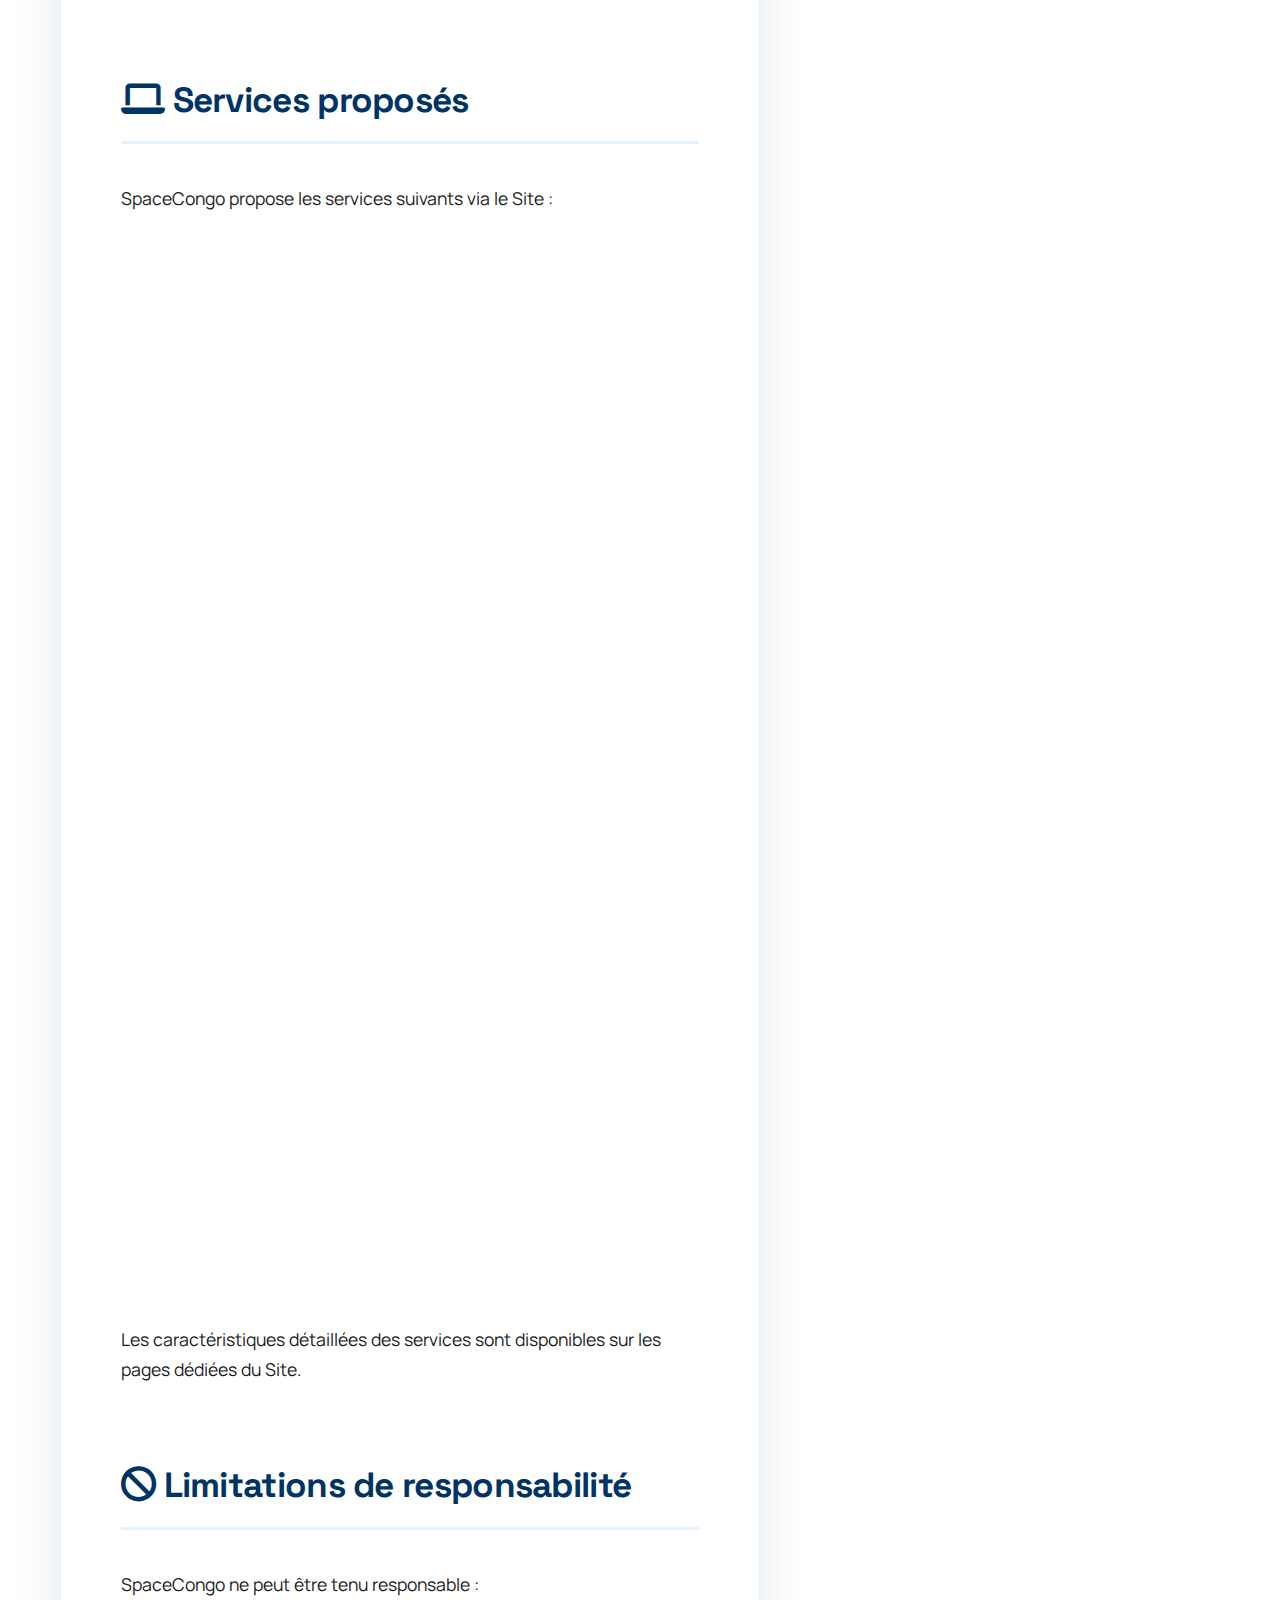
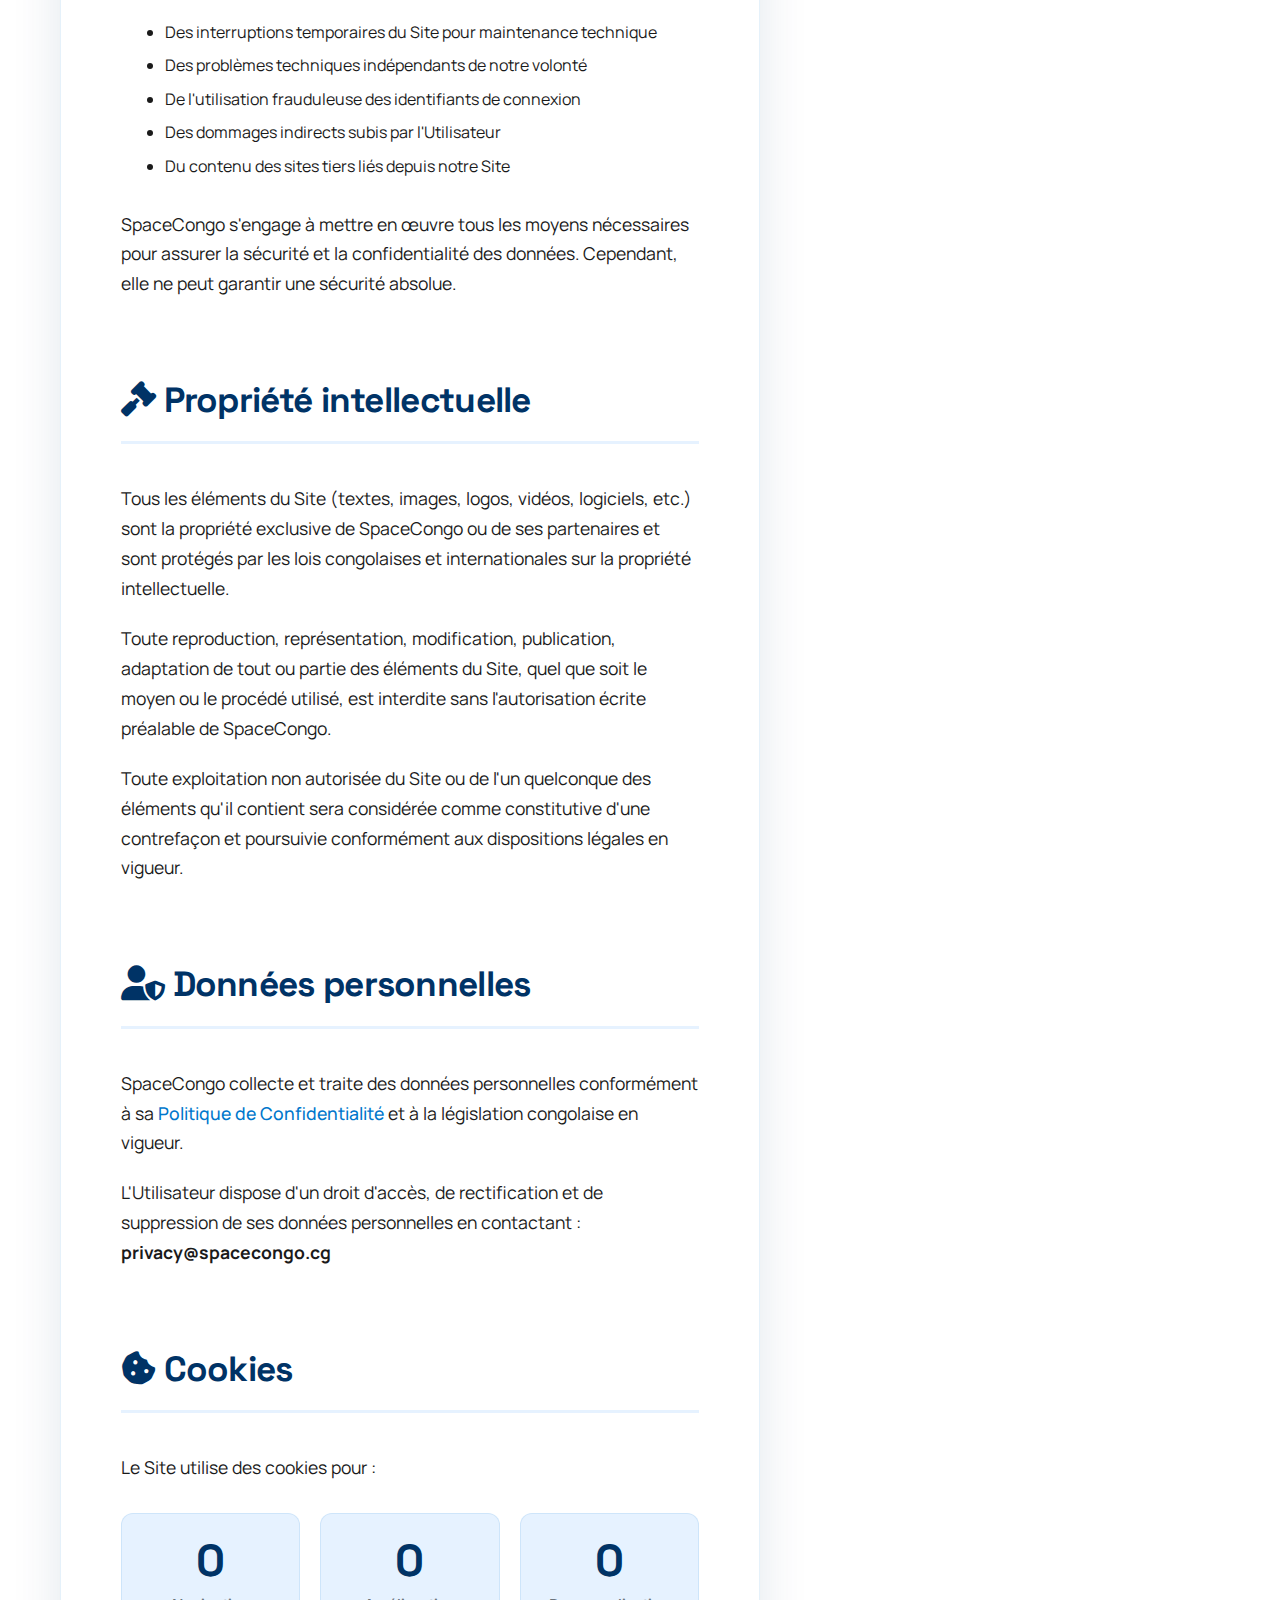
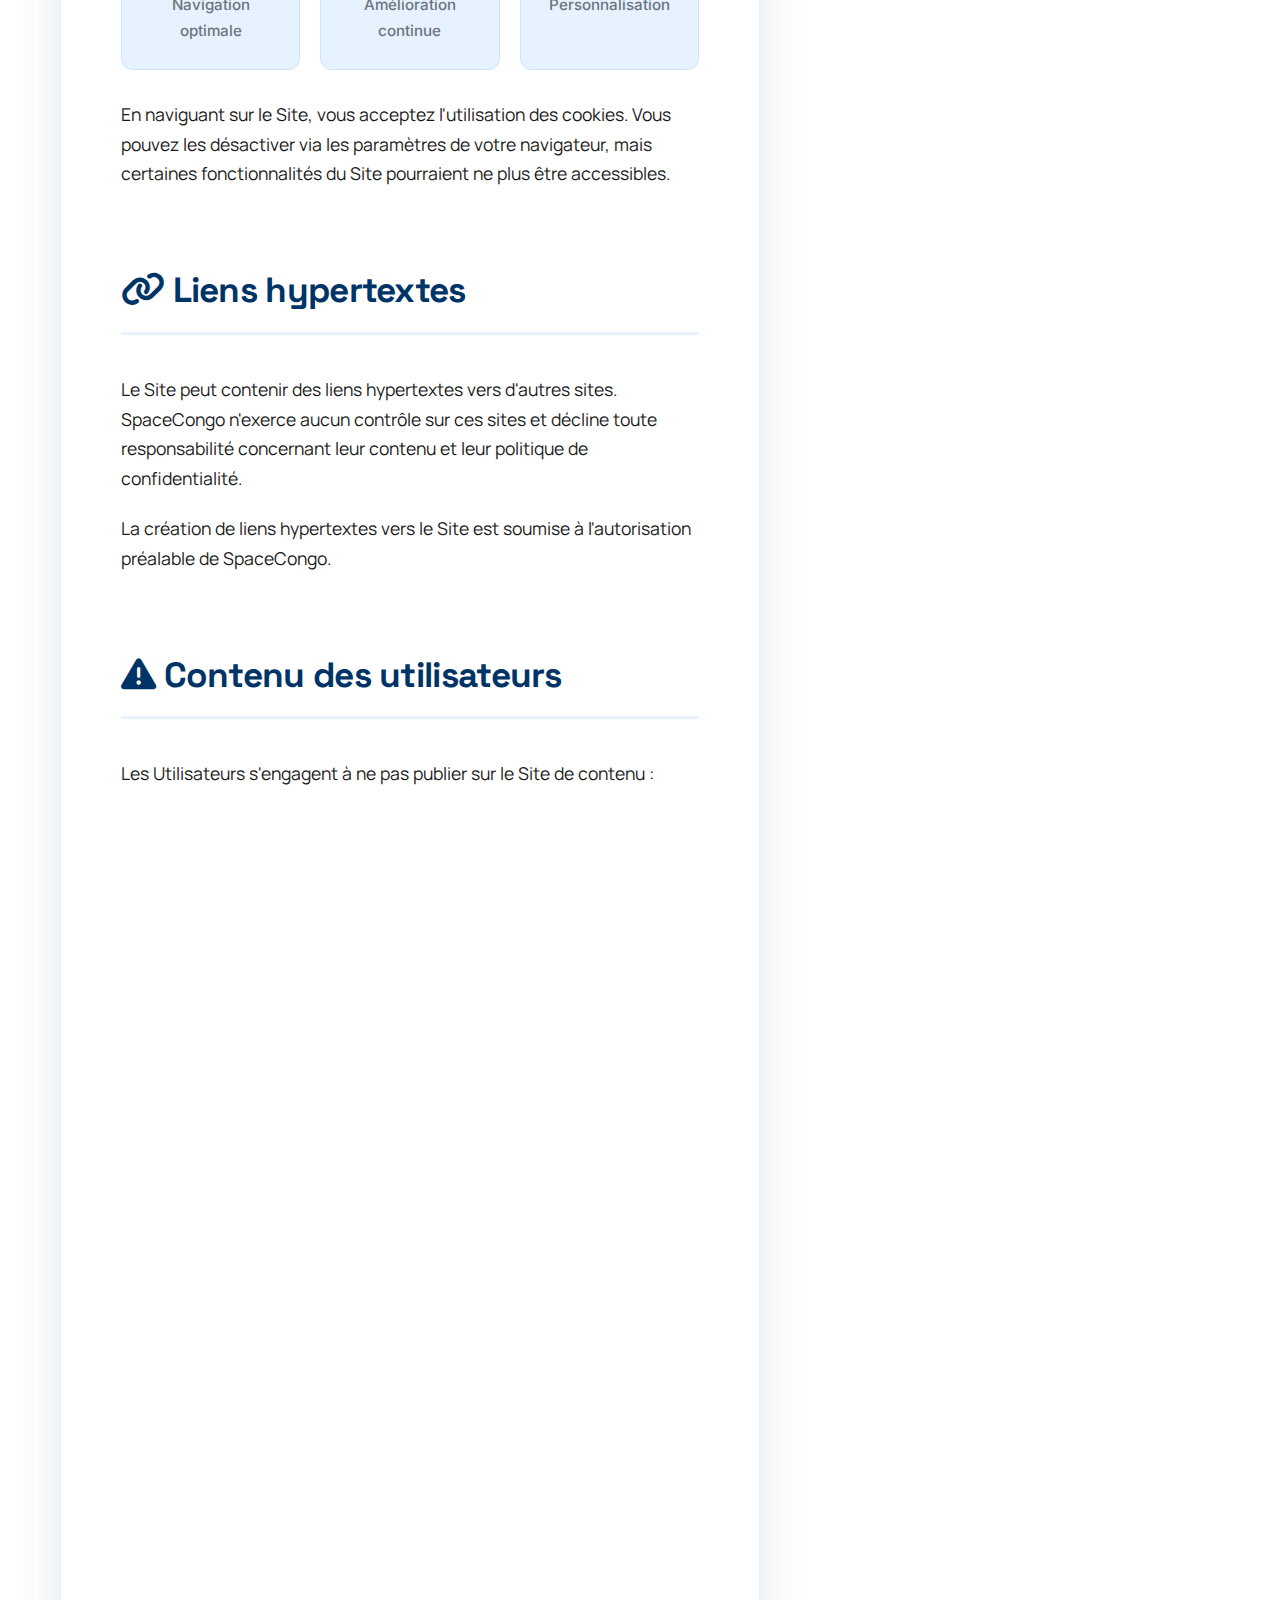
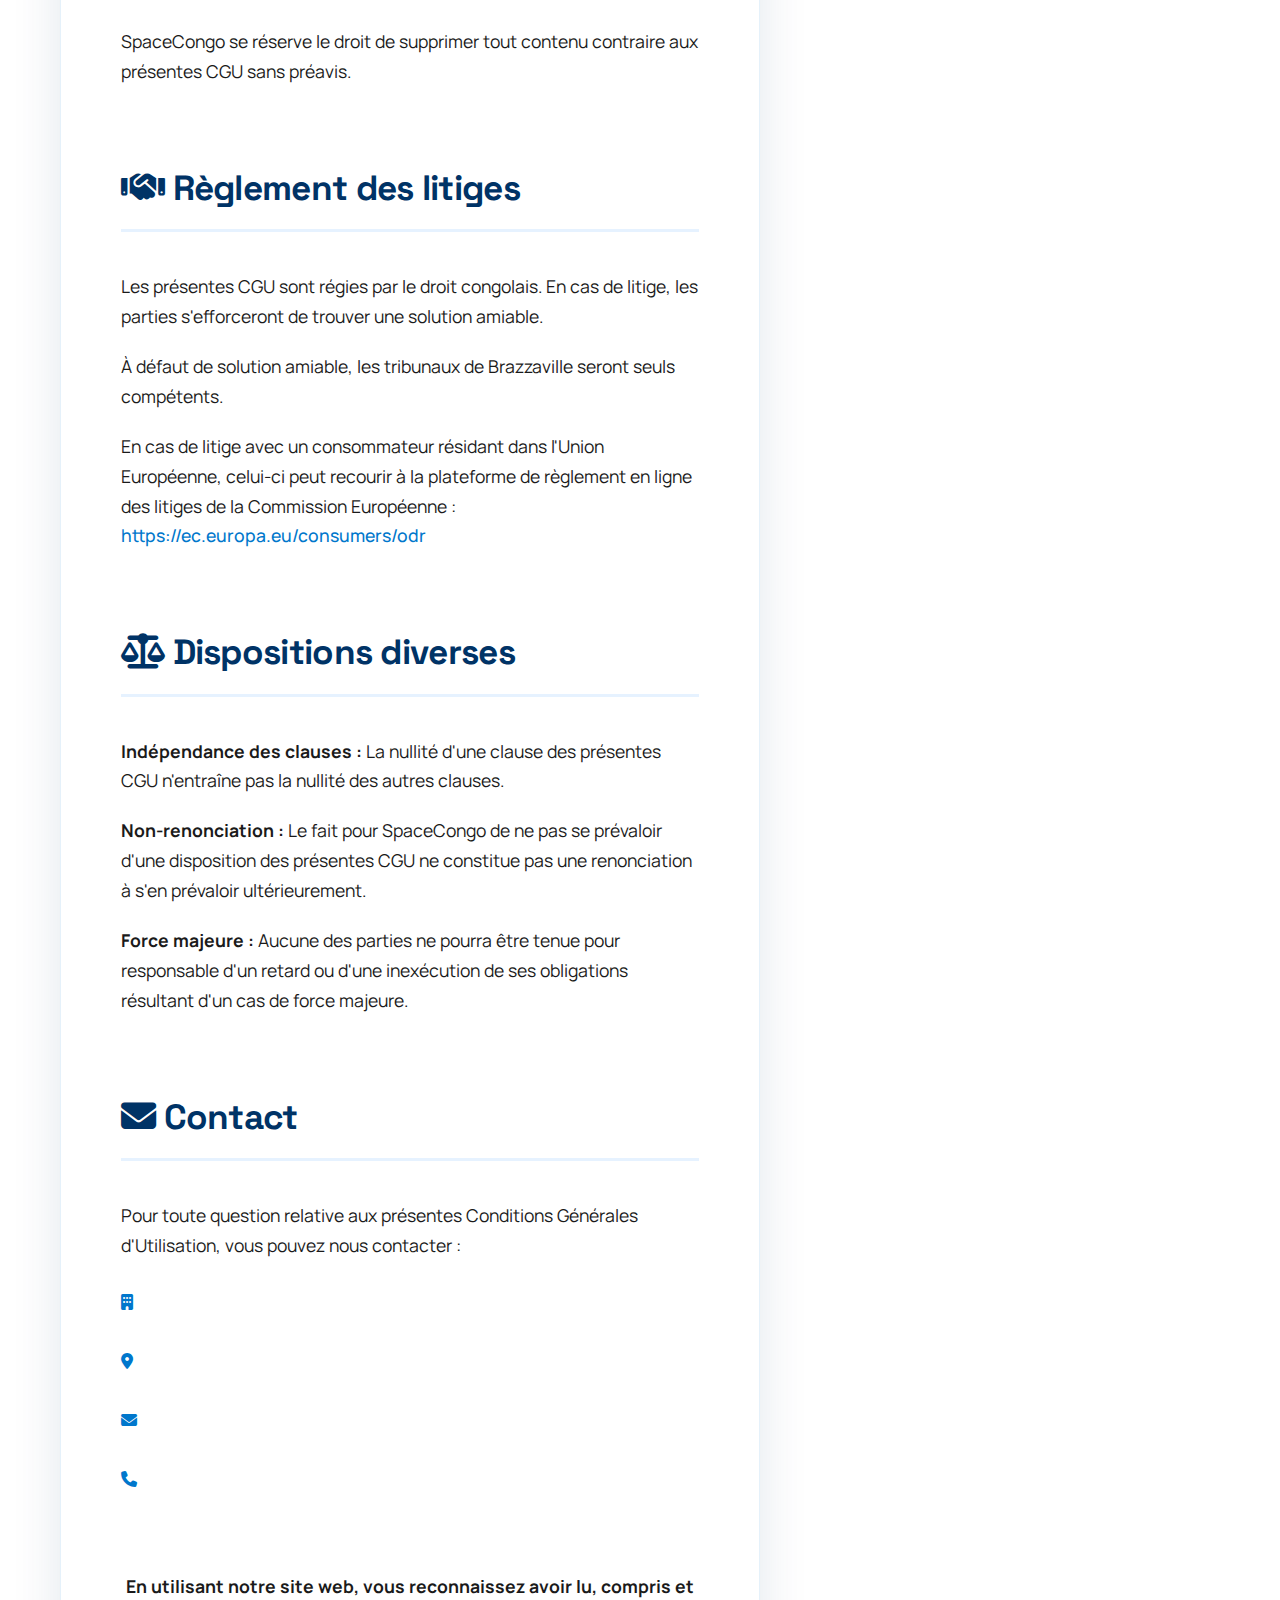
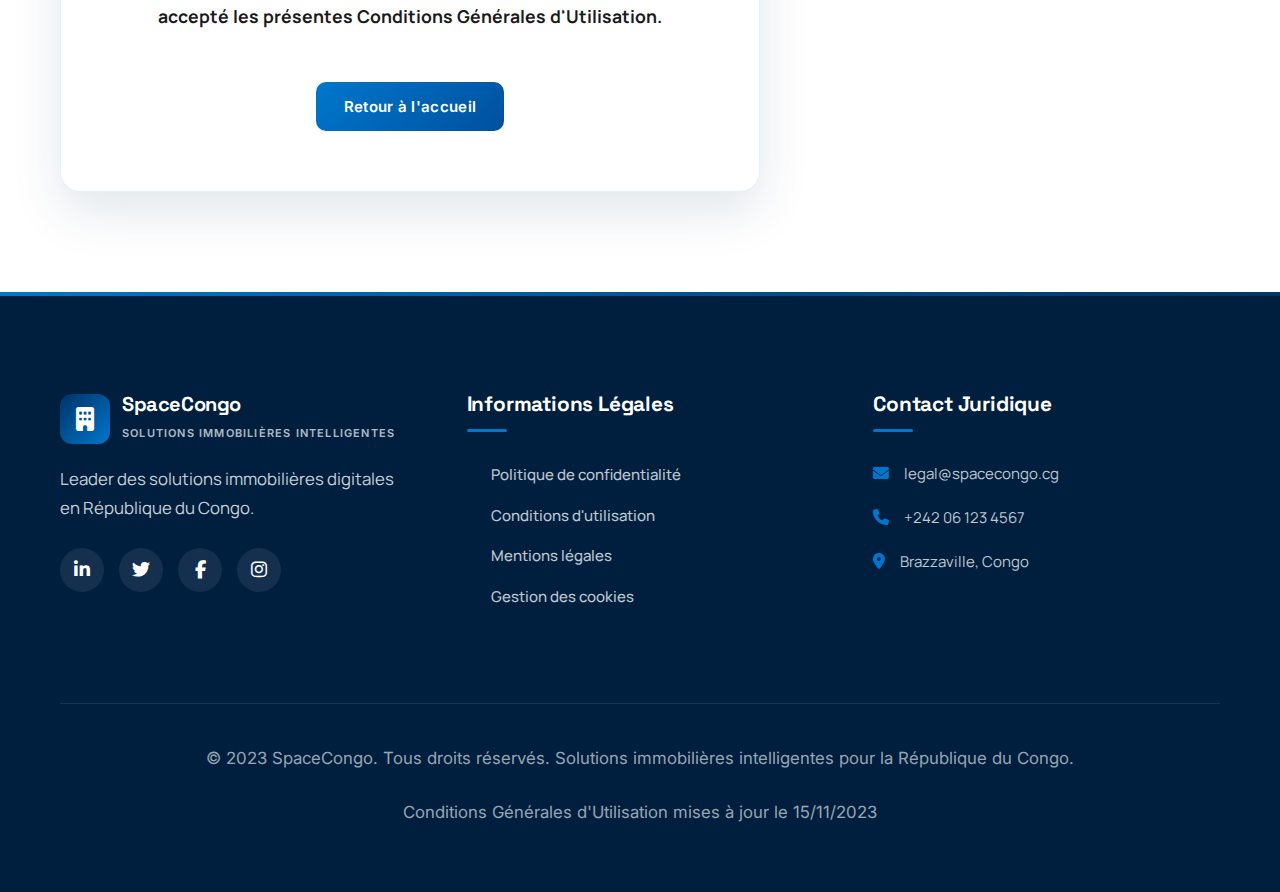
<file: P3cgu.html>
<!DOCTYPE html>
<html lang="fr">
<head>
    <meta charset="UTF-8">
    <meta name="viewport" content="width=device-width, initial-scale=1.0">
    <title>Conditions Générales d'Utilisation | SpaceCongo</title>
    <link rel="stylesheet" href="https://cdnjs.cloudflare.com/ajax/libs/font-awesome/6.4.0/css/all.min.css">
    <link rel="preconnect" href="https://fonts.googleapis.com">
    <link rel="preconnect" href="https://fonts.gstatic.com" crossorigin>
    <link href="https://fonts.googleapis.com/css2?family=Inter:wght@300;400;500;600;700;800;900&family=Manrope:wght@300;400;500;600;700;800&family=Space+Grotesk:wght@300;400;500;600;700&display=swap" rel="stylesheet">
    <link rel="stylesheet" href="style.css">
</head>
<body>
    <!-- Header -->
    <header id="header">
        <div class="container header-container">
            <a href="index.html" class="logo">
                <div class="logo-icon">
                    <i class="fas fa-building"></i>
                </div>
                <div class="logo-text">
                    <h1>SpaceCongo</h1>
                    <span>SOLUTIONS IMMOBILIÈRES INTELLIGENTES</span>
                </div>
            </a>
            
            <button class="menu-toggle" id="menuToggle">
                <i class="fas fa-bars"></i>
            </button>
            
            <nav class="main-nav" id="mainNav">
                <ul class="nav-menu">
                    <li><a href="index.html"><i class="fas fa-home"></i> Accueil</a></li>
                    
                    <li class="dropdown">
                        <a href="solutions.html"><i class="fas fa-cube"></i> Solutions</a>
                    </li>
                    
                    <li class="dropdown">
                        <a href="technologies.html"><i class="fas fa-microchip"></i> Technologies</a>
                    </li>
                    
                    <li class="dropdown">
                        <a href="realisations.html"><i class="fas fa-trophy"></i> Réalisations</a></li>
                    
                    <li class="dropdown">
                        <a href="entreprise.html"><i class="fas fa-info-circle"></i> Entreprise</a>
                    </li>
                    
                    <li><a href="contact.html"><i class="fas fa-envelope"></i> Contact</a></li>
                </ul>
                
                <div class="header-actions">
                    <a href="login.html" class="btn btn-outline"><i class="fas fa-sign-in-alt"></i> Connexion</a>
                    <a href="contact.html#demande" class="btn btn-primary"><i class="fas fa-paper-plane"></i> Demander un devis</a>
                </div>
            </nav>
        </div>
    </header>

    <!-- Page Content -->
    <main class="page-container">
        <div class="container">
            <div class="page-title">
                <h1>Conditions Générales d'Utilisation</h1>
                <p>Dernière mise à jour : 15 Novembre 2023</p>
            </div>

            <div class="congo-content">
                <section class="content-section">
                    <h2><i class="fas fa-file-contract"></i> Introduction</h2>
                    <p>Les présentes Conditions Générales d'Utilisation (ci-après "CGU") régissent l'utilisation du site web spacecongo.cg (ci-après "le Site") et des services proposés par SpaceCongo SARL (ci-après "SpaceCongo", "nous", "notre").</p>
                    
                    <p>En accédant et en utilisant le Site, vous acceptez sans réserve les présentes CGU. Si vous n'acceptez pas ces conditions, veuillez ne pas utiliser le Site.</p>
                </section>

                <section class="content-section">
                    <h2><i class="fas fa-info-circle"></i> Définitions</h2>
                    <p>Dans les présentes CGU, les termes suivants ont les significations suivantes :</p>
                    
                    <ul style="margin-left: 20px; margin-top: 20px;">
                        <li><strong>"Utilisateur"</strong> : Toute personne accédant au Site.</li>
                        <li><strong>"Client"</strong> : Utilisateur ayant souscrit à nos services.</li>
                        <li><strong>"Contenu"</strong> : Tous les éléments présents sur le Site.</li>
                        <li><strong>"Services"</strong> : Les solutions immobilières intelligentes proposées par SpaceCongo.</li>
                        <li><strong>"Compte"</strong> : Espace personnel de l'Utilisateur sur le Site.</li>
                    </ul>
                </section>

                <section class="content-section">
                    <h2><i class="fas fa-check-circle"></i> Acceptation des conditions</h2>
                    <p>L'utilisation du Site implique l'acceptation pleine et entière des présentes CGU. Ces conditions sont accessibles à tout moment sur le Site.</p>
                    
                    <p>SpaceCongo se réserve le droit de modifier à tout moment les présentes CGU. Les Utilisateurs sont invités à les consulter régulièrement.</p>
                </section>

                <section class="content-section">
                    <h2><i class="fas fa-globe"></i> Accès au site</h2>
                    <p>Le Site est accessible gratuitement à tout Utilisateur disposant d'un accès à Internet. Les frais relatifs à l'accès au Site (connexion internet, matériel informatique, etc.) sont à la charge de l'Utilisateur.</p>
                    
                    <p>SpaceCongo s'efforce de maintenir le Site accessible 24 heures sur 24, 7 jours sur 7, mais ne peut garantir une disponibilité permanente. L'accès au Site peut être interrompu pour des raisons de maintenance technique ou de force majeure.</p>
                </section>

                <section class="content-section">
                    <h2><i class="fas fa-user-plus"></i> Inscription et compte</h2>
                    <p>Certains services du Site nécessitent la création d'un Compte. L'Utilisateur s'engage à :</p>
                    
                    <div class="features-grid mt-30">
                        <div class="feature-card">
                            <h3>Informations exactes</h3>
                            <p>Fournir des informations exactes et complètes lors de l'inscription.</p>
                        </div>
                        
                        <div class="feature-card">
                            <h3>Confidentialité</h3>
                            <p>Maintenir la confidentialité de ses identifiants de connexion.</p>
                        </div>
                        
                        <div class="feature-card">
                            <h3>Notification</h3>
                            <p>Nous informer de toute utilisation non autorisée de son Compte.</p>
                        </div>
                    </div>
                    
                    <p class="mt-30">SpaceCongo se réserve le droit de suspendre ou de supprimer un Compte en cas de violation des présentes CGU.</p>
                </section>

                <section class="content-section">
                    <h2><i class="fas fa-laptop"></i> Services proposés</h2>
                    <p>SpaceCongo propose les services suivants via le Site :</p>
                    
                    <div class="services-grid mt-30">
                        <div class="service-card">
                            <h3>Présentation</h3>
                            <p>Présentation détaillée de nos solutions immobilières intelligentes.</p>
                        </div>
                        
                        <div class="service-card">
                            <h3>Démonstration</h3>
                            <p>Démonstrations en ligne de nos produits et services.</p>
                        </div>
                        
                        <div class="service-card">
                            <h3>Devis</h3>
                            <p>Demande de devis personnalisé pour nos solutions.</p>
                        </div>
                        
                        <div class="service-card">
                            <h3>Support</h3>
                            <p>Support technique et assistance aux Clients.</p>
                        </div>
                    </div>
                    
                    <p class="mt-30">Les caractéristiques détaillées des services sont disponibles sur les pages dédiées du Site.</p>
                </section>

                <section class="content-section">
                    <h2><i class="fas fa-ban"></i> Limitations de responsabilité</h2>
                    <p>SpaceCongo ne peut être tenu responsable :</p>
                    
                    <ul style="margin-left: 20px; margin-top: 20px;">
                        <li>Des interruptions temporaires du Site pour maintenance technique</li>
                        <li>Des problèmes techniques indépendants de notre volonté</li>
                        <li>De l'utilisation frauduleuse des identifiants de connexion</li>
                        <li>Des dommages indirects subis par l'Utilisateur</li>
                        <li>Du contenu des sites tiers liés depuis notre Site</li>
                    </ul>
                    
                    <p class="mt-30">SpaceCongo s'engage à mettre en œuvre tous les moyens nécessaires pour assurer la sécurité et la confidentialité des données. Cependant, elle ne peut garantir une sécurité absolue.</p>
                </section>

                <section class="content-section">
                    <h2><i class="fas fa-gavel"></i> Propriété intellectuelle</h2>
                    <p>Tous les éléments du Site (textes, images, logos, vidéos, logiciels, etc.) sont la propriété exclusive de SpaceCongo ou de ses partenaires et sont protégés par les lois congolaises et internationales sur la propriété intellectuelle.</p>
                    
                    <p>Toute reproduction, représentation, modification, publication, adaptation de tout ou partie des éléments du Site, quel que soit le moyen ou le procédé utilisé, est interdite sans l'autorisation écrite préalable de SpaceCongo.</p>
                    
                    <p>Toute exploitation non autorisée du Site ou de l'un quelconque des éléments qu'il contient sera considérée comme constitutive d'une contrefaçon et poursuivie conformément aux dispositions légales en vigueur.</p>
                </section>

                <section class="content-section">
                    <h2><i class="fas fa-user-shield"></i> Données personnelles</h2>
                    <p>SpaceCongo collecte et traite des données personnelles conformément à sa <a href="confidentialite.html">Politique de Confidentialité</a> et à la législation congolaise en vigueur.</p>
                    
                    <p>L'Utilisateur dispose d'un droit d'accès, de rectification et de suppression de ses données personnelles en contactant : <strong>privacy@spacecongo.cg</strong></p>
                </section>

                <section id="cookies" class="content-section">
                    <h2><i class="fas fa-cookie-bite"></i> Cookies</h2>
                    <p>Le Site utilise des cookies pour :</p>
                    
                    <div class="congo-stats mt-30">
                        <div class="stat">
                            <div class="stat-value">Fonctionnels</div>
                            <div class="stat-label">Navigation optimale</div>
                        </div>
                        <div class="stat">
                            <div class="stat-value">Analytiques</div>
                            <div class="stat-label">Amélioration continue</div>
                        </div>
                        <div class="stat">
                            <div class="stat-value">Publicitaires</div>
                            <div class="stat-label">Personnalisation</div>
                        </div>
                    </div>
                    
                    <p class="mt-30">En naviguant sur le Site, vous acceptez l'utilisation des cookies. Vous pouvez les désactiver via les paramètres de votre navigateur, mais certaines fonctionnalités du Site pourraient ne plus être accessibles.</p>
                </section>

                <section class="content-section">
                    <h2><i class="fas fa-link"></i> Liens hypertextes</h2>
                    <p>Le Site peut contenir des liens hypertextes vers d'autres sites. SpaceCongo n'exerce aucun contrôle sur ces sites et décline toute responsabilité concernant leur contenu et leur politique de confidentialité.</p>
                    
                    <p>La création de liens hypertextes vers le Site est soumise à l'autorisation préalable de SpaceCongo.</p>
                </section>

                <section class="content-section">
                    <h2><i class="fas fa-exclamation-triangle"></i> Contenu des utilisateurs</h2>
                    <p>Les Utilisateurs s'engagent à ne pas publier sur le Site de contenu :</p>
                    
                    <div class="features-grid mt-30">
                        <div class="feature-card">
                            <h3>Illégal</h3>
                            <p>Contraire aux lois et règlements en vigueur.</p>
                        </div>
                        
                        <div class="feature-card">
                            <h3>Diffamatoire</h3>
                            <p>Portant atteinte à l'honneur ou à la réputation d'autrui.</p>
                        </div>
                        
                        <div class="feature-card">
                            <h3>Inapproprié</h3>
                            <p>Violent, pornographique, raciste ou discriminatoire.</p>
                        </div>
                    </div>
                    
                    <p class="mt-30">SpaceCongo se réserve le droit de supprimer tout contenu contraire aux présentes CGU sans préavis.</p>
                </section>

                <section class="content-section">
                    <h2><i class="fas fa-handshake"></i> Règlement des litiges</h2>
                    <p>Les présentes CGU sont régies par le droit congolais. En cas de litige, les parties s'efforceront de trouver une solution amiable.</p>
                    
                    <p>À défaut de solution amiable, les tribunaux de Brazzaville seront seuls compétents.</p>
                    
                    <p>En cas de litige avec un consommateur résidant dans l'Union Européenne, celui-ci peut recourir à la plateforme de règlement en ligne des litiges de la Commission Européenne : <a href="https://ec.europa.eu/consumers/odr" target="_blank">https://ec.europa.eu/consumers/odr</a></p>
                </section>

                <section class="content-section">
                    <h2><i class="fas fa-balance-scale"></i> Dispositions diverses</h2>
                    <p><strong>Indépendance des clauses :</strong> La nullité d'une clause des présentes CGU n'entraîne pas la nullité des autres clauses.</p>
                    
                    <p><strong>Non-renonciation :</strong> Le fait pour SpaceCongo de ne pas se prévaloir d'une disposition des présentes CGU ne constitue pas une renonciation à s'en prévaloir ultérieurement.</p>
                    
                    <p><strong>Force majeure :</strong> Aucune des parties ne pourra être tenue pour responsable d'un retard ou d'une inexécution de ses obligations résultant d'un cas de force majeure.</p>
                </section>

                <section class="content-section">
                    <h2><i class="fas fa-envelope"></i> Contact</h2>
                    <p>Pour toute question relative aux présentes Conditions Générales d'Utilisation, vous pouvez nous contacter :</p>
                    
                    <div class="contact-info mt-30" style="color: var(--gray-dark);">
                        <div class="contact-item" style="justify-content: flex-start; margin-bottom: 15px;">
                            <i class="fas fa-building" style="color: var(--accent-blue);"></i>
                            <span>SpaceCongo SARL</span>
                        </div>
                        <div class="contact-item" style="justify-content: flex-start; margin-bottom: 15px;">
                            <i class="fas fa-map-marker-alt" style="color: var(--accent-blue);"></i>
                            <span>Avenue de la Paix, Brazzaville, République du Congo</span>
                        </div>
                        <div class="contact-item" style="justify-content: flex-start; margin-bottom: 15px;">
                            <i class="fas fa-envelope" style="color: var(--accent-blue);"></i>
                            <span>legal@spacecongo.cg</span>
                        </div>
                        <div class="contact-item" style="justify-content: flex-start;">
                            <i class="fas fa-phone" style="color: var(--accent-blue);"></i>
                            <span>+242 06 123 4567</span>
                        </div>
                    </div>
                </section>

                <div class="text-center mt-50">
                    <p><strong>En utilisant notre site web, vous reconnaissez avoir lu, compris et accepté les présentes Conditions Générales d'Utilisation.</strong></p>
                    <a href="index.html" class="btn btn-primary mt-30">Retour à l'accueil</a>
                </div>
            </div>
        </div>
    </main>

    <!-- Footer -->
    <footer>
        <div class="container">
            <div class="footer-grid">
                <div class="footer-column">
                    <a href="index.html" class="logo">
                        <div class="logo-icon">
                            <i class="fas fa-building"></i>
                        </div>
                        <div class="logo-text">
                            <h1 style="color: white; font-size: 20px;">SpaceCongo</h1>
                            <span style="color: rgba(255,255,255,0.7);">SOLUTIONS IMMOBILIÈRES INTELLIGENTES</span>
                        </div>
                    </a>
                    <p style="margin-top: 20px; color: rgba(255,255,255,0.8);">Leader des solutions immobilières digitales en République du Congo.</p>
                    <div class="social-links">
                        <a href="#" class="social-link"><i class="fab fa-linkedin-in"></i></a>
                        <a href="#" class="social-link"><i class="fab fa-twitter"></i></a>
                        <a href="#" class="social-link"><i class="fab fa-facebook-f"></i></a>
                        <a href="#" class="social-link"><i class="fab fa-instagram"></i></a>
                    </div>
                </div>
                
                <div class="footer-column">
                    <h3>Informations Légales</h3>
                    <ul class="footer-links">
                        <li><a href="confidentialite.html">Politique de confidentialité</a></li>
                        <li><a href="cgu.html" class="active">Conditions d'utilisation</a></li>
                        <li><a href="mentions-legales.html">Mentions légales</a></li>
                        <li><a href="#cookies">Gestion des cookies</a></li>
                    </ul>
                </div>
                
                <div class="footer-column">
                    <h3>Contact Juridique</h3>
                    <div class="contact-info">
                        <div class="contact-item">
                            <i class="fas fa-envelope"></i>
                            <span>legal@spacecongo.cg</span>
                        </div>
                        <div class="contact-item">
                            <i class="fas fa-phone"></i>
                            <span>+242 06 123 4567</span>
                        </div>
                        <div class="contact-item">
                            <i class="fas fa-map-marker-alt"></i>
                            <span>Brazzaville, Congo</span>
                        </div>
                    </div>
                </div>
            </div>
            
            <div class="copyright">
                <p>&copy; 2023 SpaceCongo. Tous droits réservés. Solutions immobilières intelligentes pour la République du Congo.</p>
                <p style="margin-top: 10px;">Conditions Générales d'Utilisation mises à jour le 15/11/2023</p>
            </div>
        </div>
    </footer>

    <script src="main.js"></script>
</body>
</html>
</file>
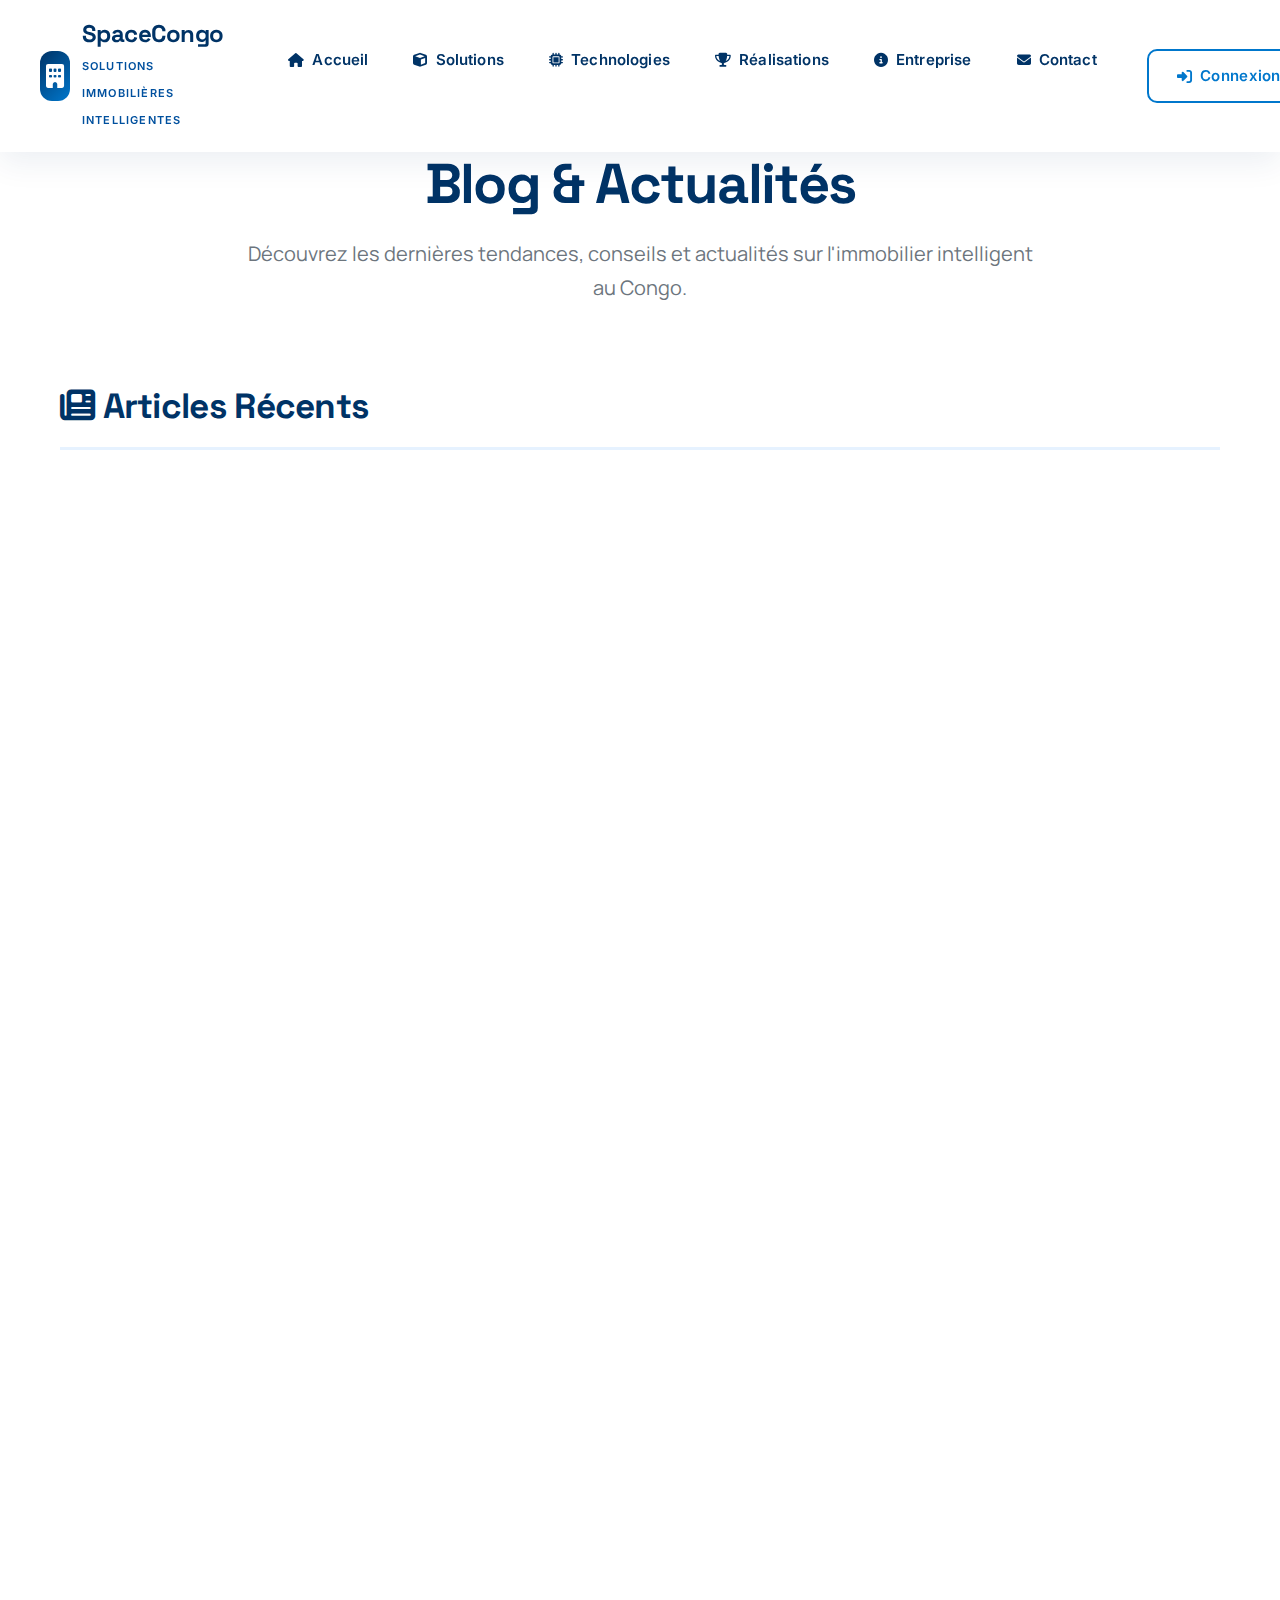
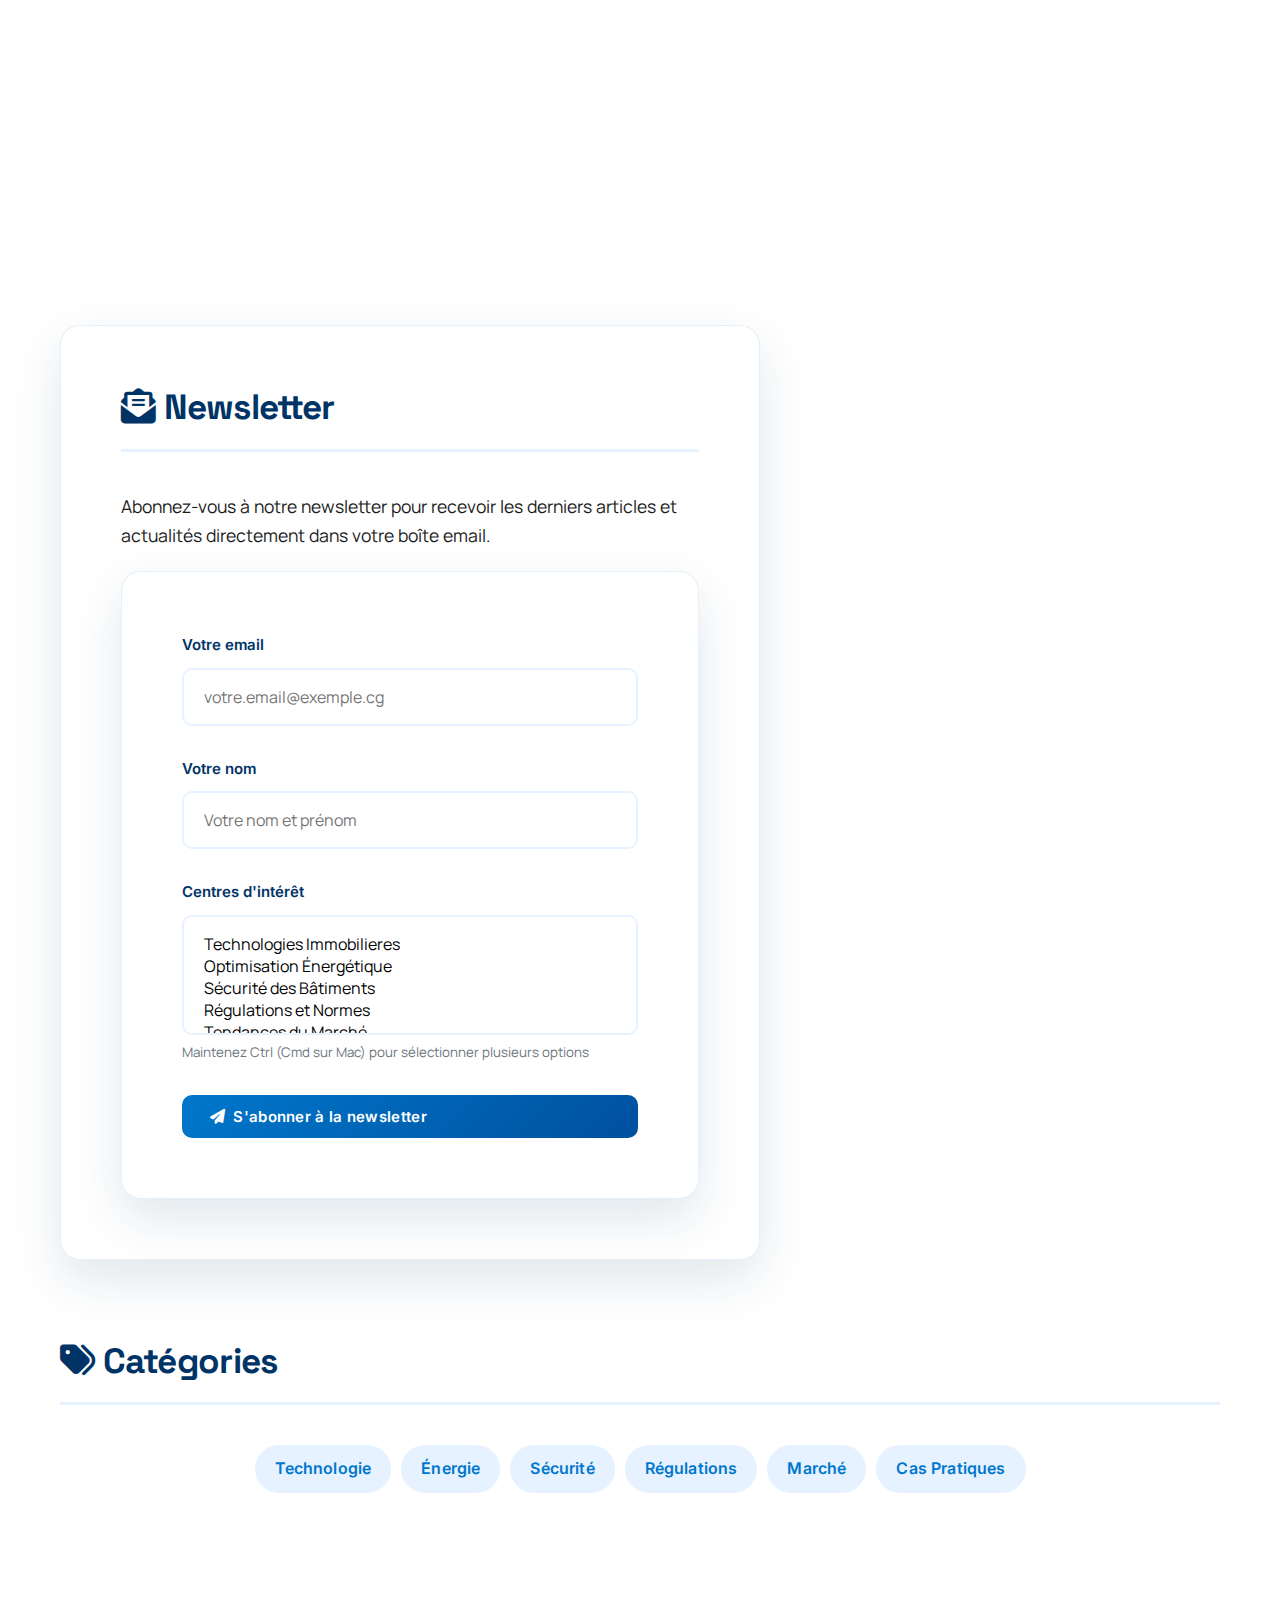
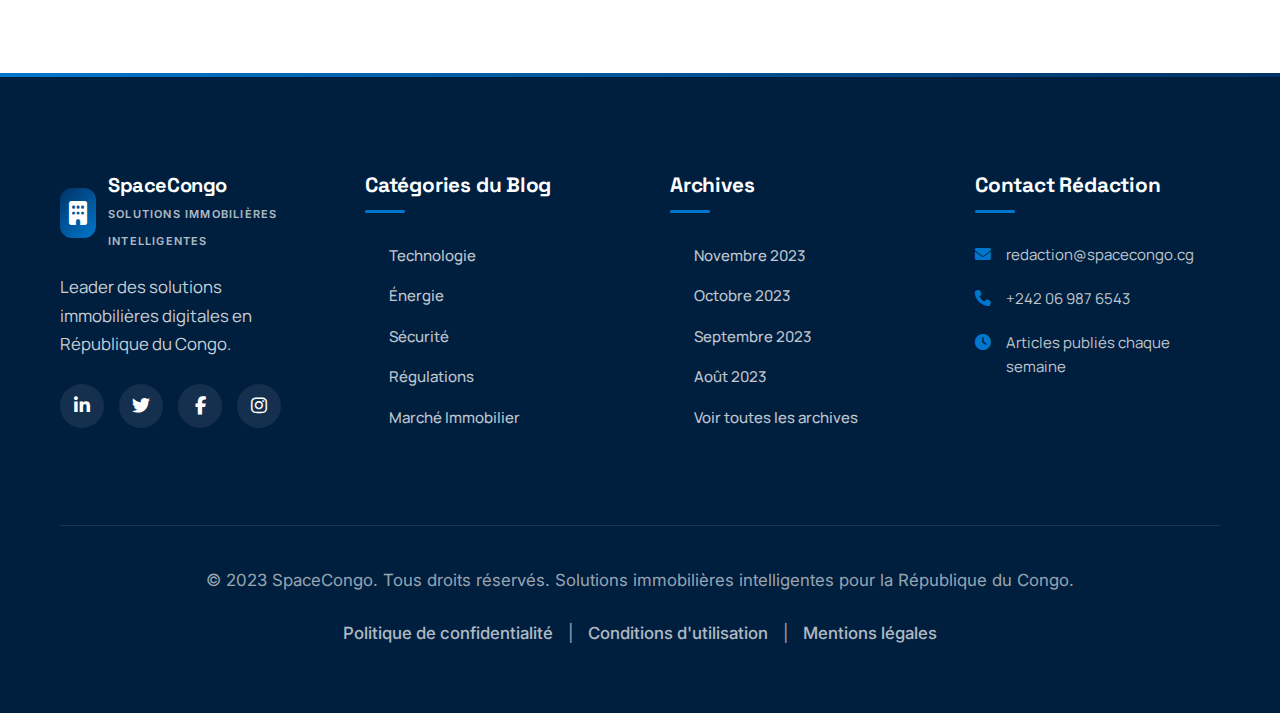
<file: P4age Blog & Actualités blog.html>
<!DOCTYPE html>
<html lang="fr">
<head>
    <meta charset="UTF-8">
    <meta name="viewport" content="width=device-width, initial-scale=1.0">
    <title>Blog & Actualités | SpaceCongo - Solutions Immobilières Intelligentes</title>
    <link rel="stylesheet" href="https://cdnjs.cloudflare.com/ajax/libs/font-awesome/6.4.0/css/all.min.css">
    <link rel="preconnect" href="https://fonts.googleapis.com">
    <link rel="preconnect" href="https://fonts.gstatic.com" crossorigin>
    <link href="https://fonts.googleapis.com/css2?family=Inter:wght@300;400;500;600;700;800;900&family=Manrope:wght@300;400;500;600;700;800&family=Space+Grotesk:wght@300;400;500;600;700&display=swap" rel="stylesheet">
    <link rel="stylesheet" href="style.css">
</head>
<body>
    <!-- Header -->
    <header id="header">
        <div class="container header-container">
            <a href="index.html" class="logo">
                <div class="logo-icon">
                    <i class="fas fa-building"></i>
                </div>
                <div class="logo-text">
                    <h1>SpaceCongo</h1>
                    <span>SOLUTIONS IMMOBILIÈRES INTELLIGENTES</span>
                </div>
            </a>
            
            <button class="menu-toggle" id="menuToggle">
                <i class="fas fa-bars"></i>
            </button>
            
            <nav class="main-nav" id="mainNav">
                <ul class="nav-menu">
                    <li><a href="index.html"><i class="fas fa-home"></i> Accueil</a></li>
                    
                    <li class="dropdown">
                        <a href="solutions.html"><i class="fas fa-cube"></i> Solutions</a>
                    </li>
                    
                    <li class="dropdown">
                        <a href="technologies.html"><i class="fas fa-microchip"></i> Technologies</a>
                    </li>
                    
                    <li class="dropdown">
                        <a href="realisations.html"><i class="fas fa-trophy"></i> Réalisations</a>
                    </li>
                    
                    <li class="dropdown">
                        <a href="entreprise.html"><i class="fas fa-info-circle"></i> Entreprise</a>
                    </li>
                    
                    <li><a href="contact.html"><i class="fas fa-envelope"></i> Contact</a></li>
                </ul>
                
                <div class="header-actions">
                    <a href="login.html" class="btn btn-outline"><i class="fas fa-sign-in-alt"></i> Connexion</a>
                    <a href="contact.html#demande" class="btn btn-primary"><i class="fas fa-paper-plane"></i> Demander un devis</a>
                </div>
            </nav>
        </div>
    </header>

    <!-- Page Content -->
    <main class="page-container">
        <div class="container">
            <div class="page-title">
                <h1>Blog & Actualités</h1>
                <p>Découvrez les dernières tendances, conseils et actualités sur l'immobilier intelligent au Congo.</p>
            </div>

            <!-- Articles récents -->
            <section class="content-section">
                <h2><i class="fas fa-newspaper"></i> Articles Récents</h2>
                
                <div class="blog-grid">
                    <div class="blog-card">
                        <div class="blog-image" style="background-image: url('https://images.unsplash.com/photo-1487956382158-bb926046304a?ixlib=rb-4.0.3&auto=format&fit=crop&w=800&q=80');"></div>
                        <div class="blog-content">
                            <div class="blog-date">
                                <i class="far fa-calendar"></i> 15 Novembre 2023
                            </div>
                            <h3>L'avenir des bâtiments intelligents au Congo</h3>
                            <p>Comment les nouvelles technologies transforment la gestion immobilière en République du Congo et quelles opportunités elles présentent.</p>
                            <a href="#" class="btn btn-outline mt-30">Lire l'article</a>
                        </div>
                    </div>
                    
                    <div class="blog-card">
                        <div class="blog-image" style="background-image: url('https://images.unsplash.com/photo-1558036117-15e82a2c9a9a?ixlib=rb-4.0.3&auto=format&fit=crop&w=800&q=80');"></div>
                        <div class="blog-content">
                            <div class="blog-date">
                                <i class="far fa-calendar"></i> 5 Novembre 2023
                            </div>
                            <h3>Optimisation énergétique sous climat tropical</h3>
                            <p>Stratégies et technologies pour réduire la consommation d'énergie des bâtiments dans le contexte climatique congolais.</p>
                            <a href="#" class="btn btn-outline mt-30">Lire l'article</a>
                        </div>
                    </div>
                    
                    <div class="blog-card">
                        <div class="blog-image" style="background-image: url('https://images.unsplash.com/photo-1542744095-fcf48d80b0fd?ixlib=rb-4.0.3&auto=format&fit=crop&w=800&q=80');"></div>
                        <div class="blog-content">
                            <div class="blog-date">
                                <i class="far fa-calendar"></i> 25 Octobre 2023
                            </div>
                            <h3>IoT dans l'immobilier : Cas pratique au Congo</h3>
                            <p>Retour d'expérience sur l'installation de capteurs IoT dans un complexe immobilier à Brazzaville.</p>
                            <a href="#" class="btn btn-outline mt-30">Lire l'article</a>
                        </div>
                    </div>
                    
                    <div class="blog-card">
                        <div class="blog-image" style="background-image: url('https://images.unsplash.com/photo-1486406146926-c627a92ad1ab?ixlib=rb-4.0.3&auto=format&fit=crop&w=800&q=80');"></div>
                        <div class="blog-content">
                            <div class="blog-date">
                                <i class="far fa-calendar"></i> 10 Octobre 2023
                            </div>
                            <h3>Régulations immobilières au Congo</h3>
                            <p>Guide des dernières régulations et normes à connaître pour les professionnels de l'immobilier au Congo.</p>
                            <a href="#" class="btn btn-outline mt-30">Lire l'article</a>
                        </div>
                    </div>
                    
                    <div class="blog-card">
                        <div class="blog-image" style="background-image: url('https://images.unsplash.com/photo-1558618666-fcd25c85cd64?ixlib=rb-4.0.3&auto=format&fit=crop&w=800&q=80');"></div>
                        <div class="blog-content">
                            <div class="blog-date">
                                <i class="far fa-calendar"></i> 28 Septembre 2023
                            </div>
                            <h3>Sécurité intelligente pour bâtiments</h3>
                            <p>Comment les nouvelles technologies de sécurité protègent les bâtiments commerciaux et résidentiels au Congo.</p>
                            <a href="#" class="btn btn-outline mt-30">Lire l'article</a>
                        </div>
                    </div>
                    
                    <div class="blog-card">
                        <div class="blog-image" style="background-image: url('https://images.unsplash.com/photo-1558036117-15e82a2c9a9a?ixlib=rb-4.0.3&auto=format&fit=crop&w=800&q=80');"></div>
                        <div class="blog-content">
                            <div class="blog-date">
                                <i class="far fa-calendar"></i> 15 Septembre 2023
                            </div>
                            <h3>Smart Home : Adapter la domotique au Congo</h3>
                            <p>Solutions de domotique adaptées aux spécificités des habitations congolaises.</p>
                            <a href="#" class="btn btn-outline mt-30">Lire l'article</a>
                        </div>
                    </div>
                </div>
            </section>

            <!-- Newsletter -->
            <section class="content-section">
                <div class="congo-content">
                    <h2><i class="fas fa-envelope-open-text"></i> Newsletter</h2>
                    <p>Abonnez-vous à notre newsletter pour recevoir les derniers articles et actualités directement dans votre boîte email.</p>
                    
                    <div class="contact-form mt-30" style="max-width: 600px; margin: 0 auto;">
                        <form id="newsletterForm">
                            <div class="form-group">
                                <label for="newsletter_email">Votre email</label>
                                <input type="email" id="newsletter_email" class="form-control" placeholder="votre.email@exemple.cg" required>
                            </div>
                            
                            <div class="form-group">
                                <label for="newsletter_name">Votre nom</label>
                                <input type="text" id="newsletter_name" class="form-control" placeholder="Votre nom et prénom">
                            </div>
                            
                            <div class="form-group">
                                <label for="newsletter_interests">Centres d'intérêt</label>
                                <select id="newsletter_interests" class="form-control" multiple style="height: 120px;">
                                    <option value="technologie">Technologies Immobilieres</option>
                                    <option value="energie">Optimisation Énergétique</option>
                                    <option value="securite">Sécurité des Bâtiments</option>
                                    <option value="regulations">Régulations et Normes</option>
                                    <option value="tendances">Tendances du Marché</option>
                                    <option value="cas_pratiques">Cas Pratiques</option>
                                </select>
                                <small style="color: var(--gray-medium);">Maintenez Ctrl (Cmd sur Mac) pour sélectionner plusieurs options</small>
                            </div>
                            
                            <button type="submit" class="btn btn-primary" style="width: 100%;">
                                <i class="fas fa-paper-plane"></i> S'abonner à la newsletter
                            </button>
                        </form>
                    </div>
                </div>
            </section>

            <!-- Catégories -->
            <section class="content-section">
                <h2><i class="fas fa-tags"></i> Catégories</h2>
                
                <div class="solution-tags" style="justify-content: center; margin-top: 30px;">
                    <a href="#" class="tag" style="font-size: 1rem; padding: 10px 20px;">Technologie</a>
                    <a href="#" class="tag" style="font-size: 1rem; padding: 10px 20px;">Énergie</a>
                    <a href="#" class="tag" style="font-size: 1rem; padding: 10px 20px;">Sécurité</a>
                    <a href="#" class="tag" style="font-size: 1rem; padding: 10px 20px;">Régulations</a>
                    <a href="#" class="tag" style="font-size: 1rem; padding: 10px 20px;">Marché</a>
                    <a href="#" class="tag" style="font-size: 1rem; padding: 10px 20px;">Cas Pratiques</a>
                </div>
            </section>
        </div>
    </main>

    <!-- Footer -->
    <footer>
        <div class="container">
            <div class="footer-grid">
                <div class="footer-column">
                    <a href="index.html" class="logo">
                        <div class="logo-icon">
                            <i class="fas fa-building"></i>
                        </div>
                        <div class="logo-text">
                            <h1 style="color: white; font-size: 20px;">SpaceCongo</h1>
                            <span style="color: rgba(255,255,255,0.7);">SOLUTIONS IMMOBILIÈRES INTELLIGENTES</span>
                        </div>
                    </a>
                    <p style="margin-top: 20px; color: rgba(255,255,255,0.8);">Leader des solutions immobilières digitales en République du Congo.</p>
                    <div class="social-links">
                        <a href="#" class="social-link"><i class="fab fa-linkedin-in"></i></a>
                        <a href="#" class="social-link"><i class="fab fa-twitter"></i></a>
                        <a href="#" class="social-link"><i class="fab fa-facebook-f"></i></a>
                        <a href="#" class="social-link"><i class="fab fa-instagram"></i></a>
                    </div>
                </div>
                
                <div class="footer-column">
                    <h3>Catégories du Blog</h3>
                    <ul class="footer-links">
                        <li><a href="#">Technologie</a></li>
                        <li><a href="#">Énergie</a></li>
                        <li><a href="#">Sécurité</a></li>
                        <li><a href="#">Régulations</a></li>
                        <li><a href="#">Marché Immobilier</a></li>
                    </ul>
                </div>
                
                <div class="footer-column">
                    <h3>Archives</h3>
                    <ul class="footer-links">
                        <li><a href="#">Novembre 2023</a></li>
                        <li><a href="#">Octobre 2023</a></li>
                        <li><a href="#">Septembre 2023</a></li>
                        <li><a href="#">Août 2023</a></li>
                        <li><a href="#">Voir toutes les archives</a></li>
                    </ul>
                </div>
                
                <div class="footer-column">
                    <h3>Contact Rédaction</h3>
                    <div class="contact-info">
                        <div class="contact-item">
                            <i class="fas fa-envelope"></i>
                            <span>redaction@spacecongo.cg</span>
                        </div>
                        <div class="contact-item">
                            <i class="fas fa-phone"></i>
                            <span>+242 06 987 6543</span>
                        </div>
                        <div class="contact-item">
                            <i class="fas fa-clock"></i>
                            <span>Articles publiés chaque semaine</span>
                        </div>
                    </div>
                </div>
            </div>
            
            <div class="copyright">
                <p>&copy; 2023 SpaceCongo. Tous droits réservés. Solutions immobilières intelligentes pour la République du Congo.</p>
                <p style="margin-top: 10px;">
                    <a href="confidentialite.html" style="color: rgba(255,255,255,0.7); margin: 0 10px;">Politique de confidentialité</a> | 
                    <a href="cgu.html" style="color: rgba(255,255,255,0.7); margin: 0 10px;">Conditions d'utilisation</a> | 
                    <a href="mentions-legales.html" style="color: rgba(255,255,255,0.7); margin: 0 10px;">Mentions légales</a>
                </p>
            </div>
        </div>
    </footer>

    <script src="main.js"></script>
    <script>
        // Gestion de la newsletter
        document.addEventListener('DOMContentLoaded', function() {
            const newsletterForm = document.getElementById('newsletterForm');
            if (newsletterForm) {
                newsletterForm.addEventListener('submit', function(e) {
                    e.preventDefault();
                    
                    const submitBtn = this.querySelector('button[type="submit"]');
                    const originalText = submitBtn.innerHTML;
                    
                    submitBtn.innerHTML = '<i class="fas fa-spinner fa-spin"></i> Inscription...';
                    submitBtn.disabled = true;
                    
                    setTimeout(() => {
                        alert('Merci pour votre inscription à notre newsletter ! Vous recevrez désormais nos dernières actualités par email.');
                        this.reset();
                        submitBtn.innerHTML = originalText;
                        submitBtn.disabled = false;
                    }, 1500);
                });
            }
        });
    </script>
</body>
</html>
</file>
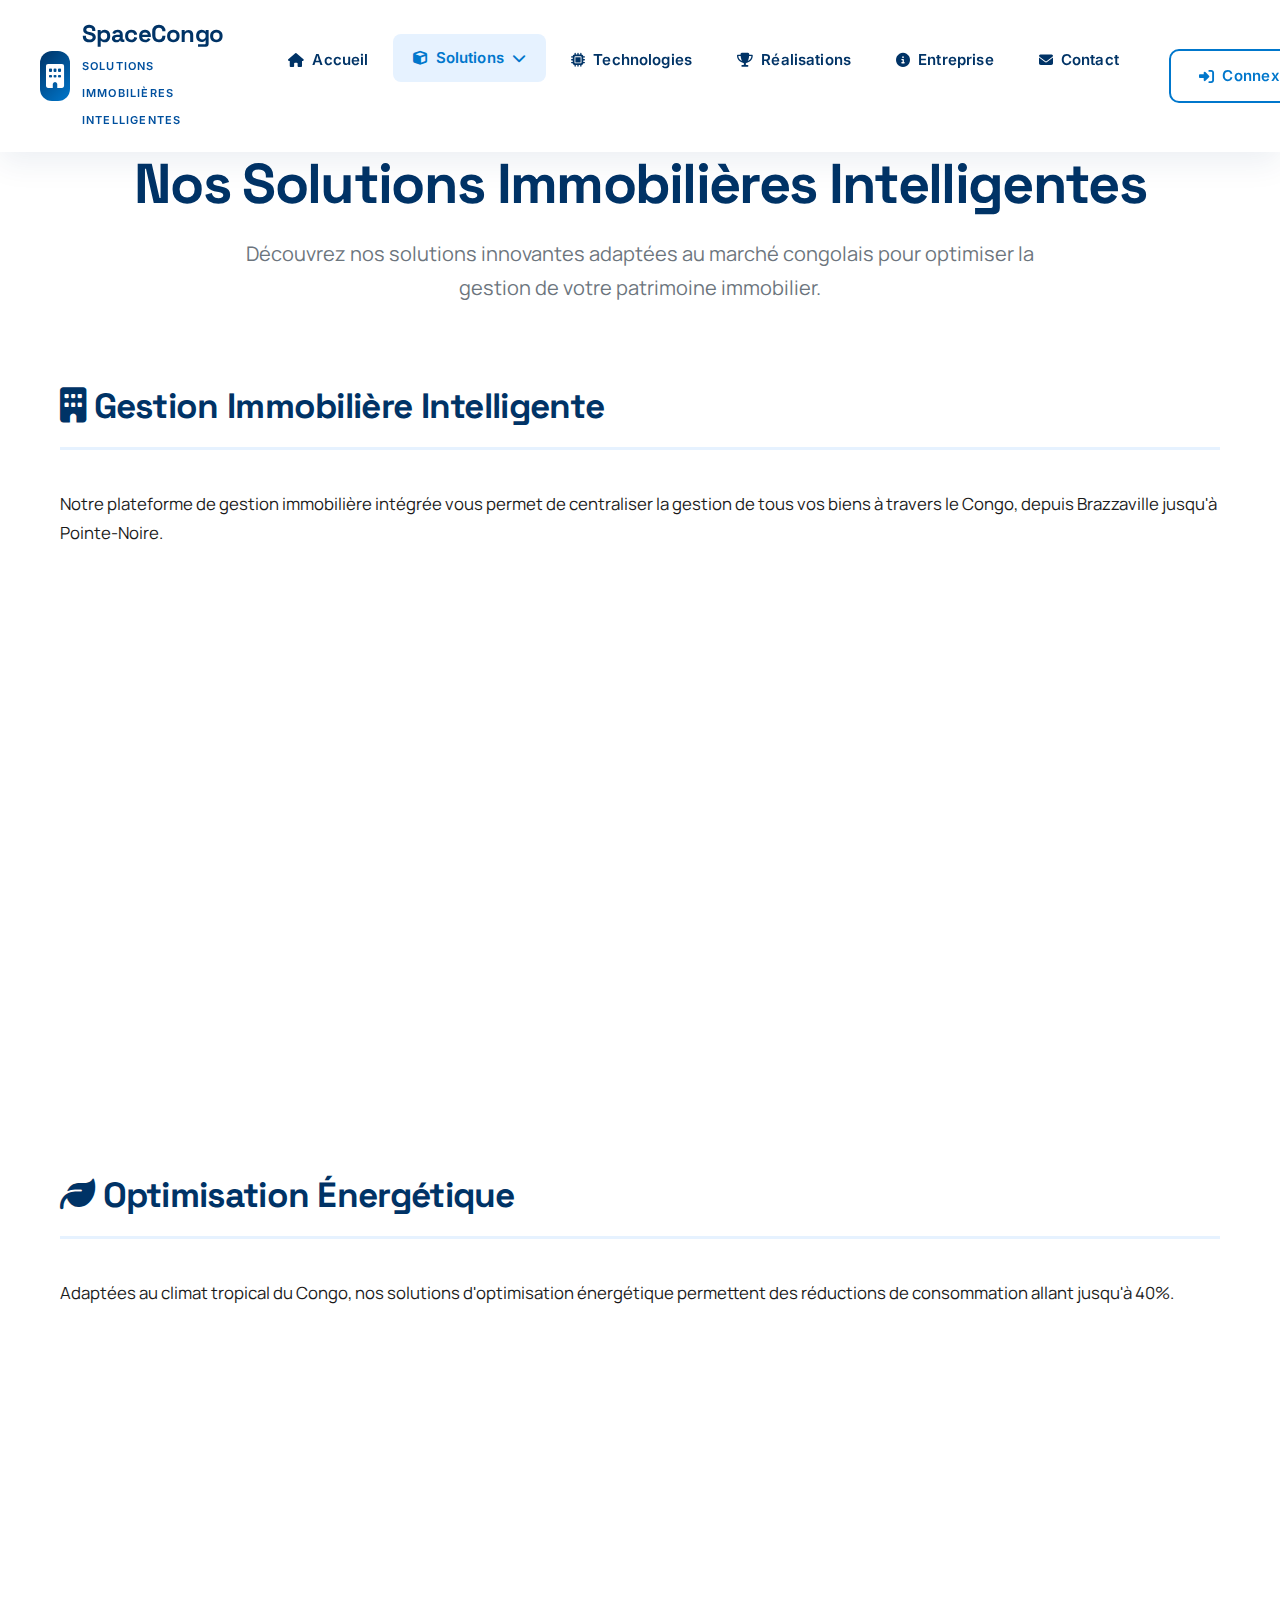
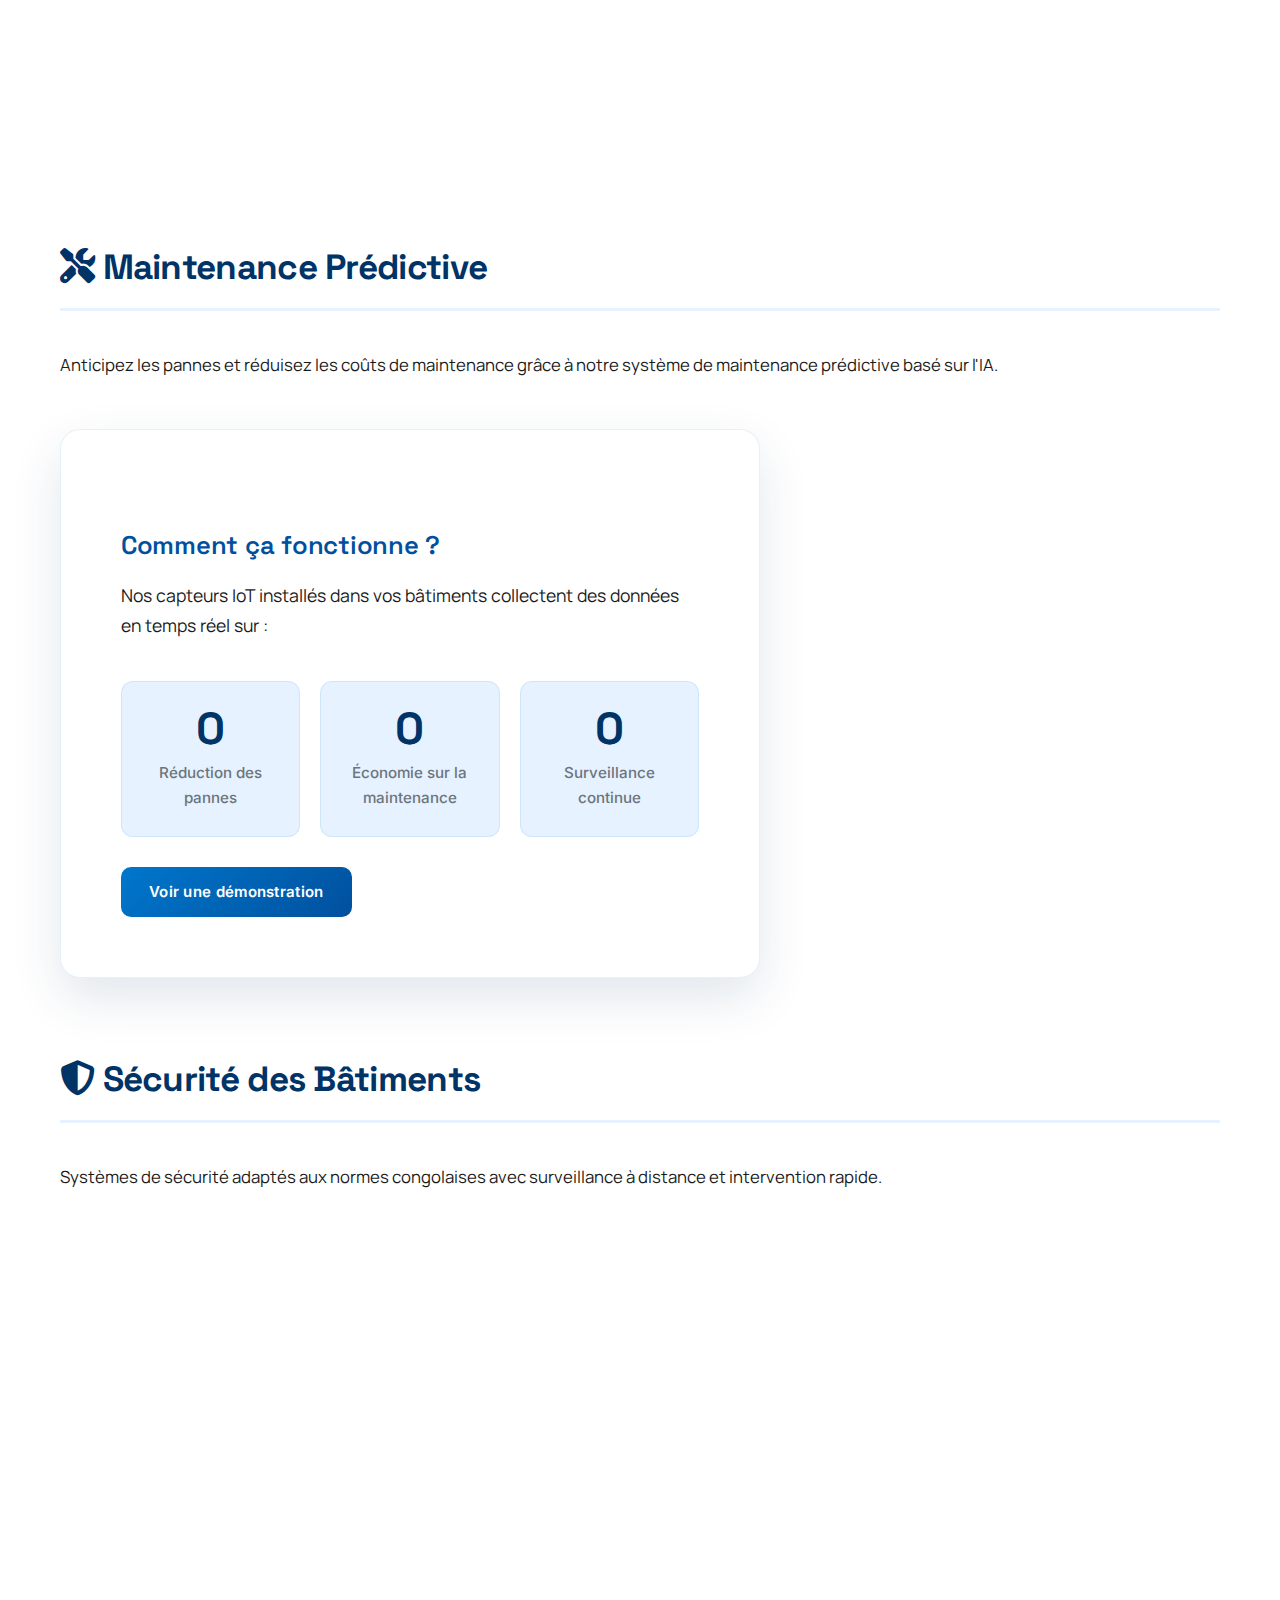
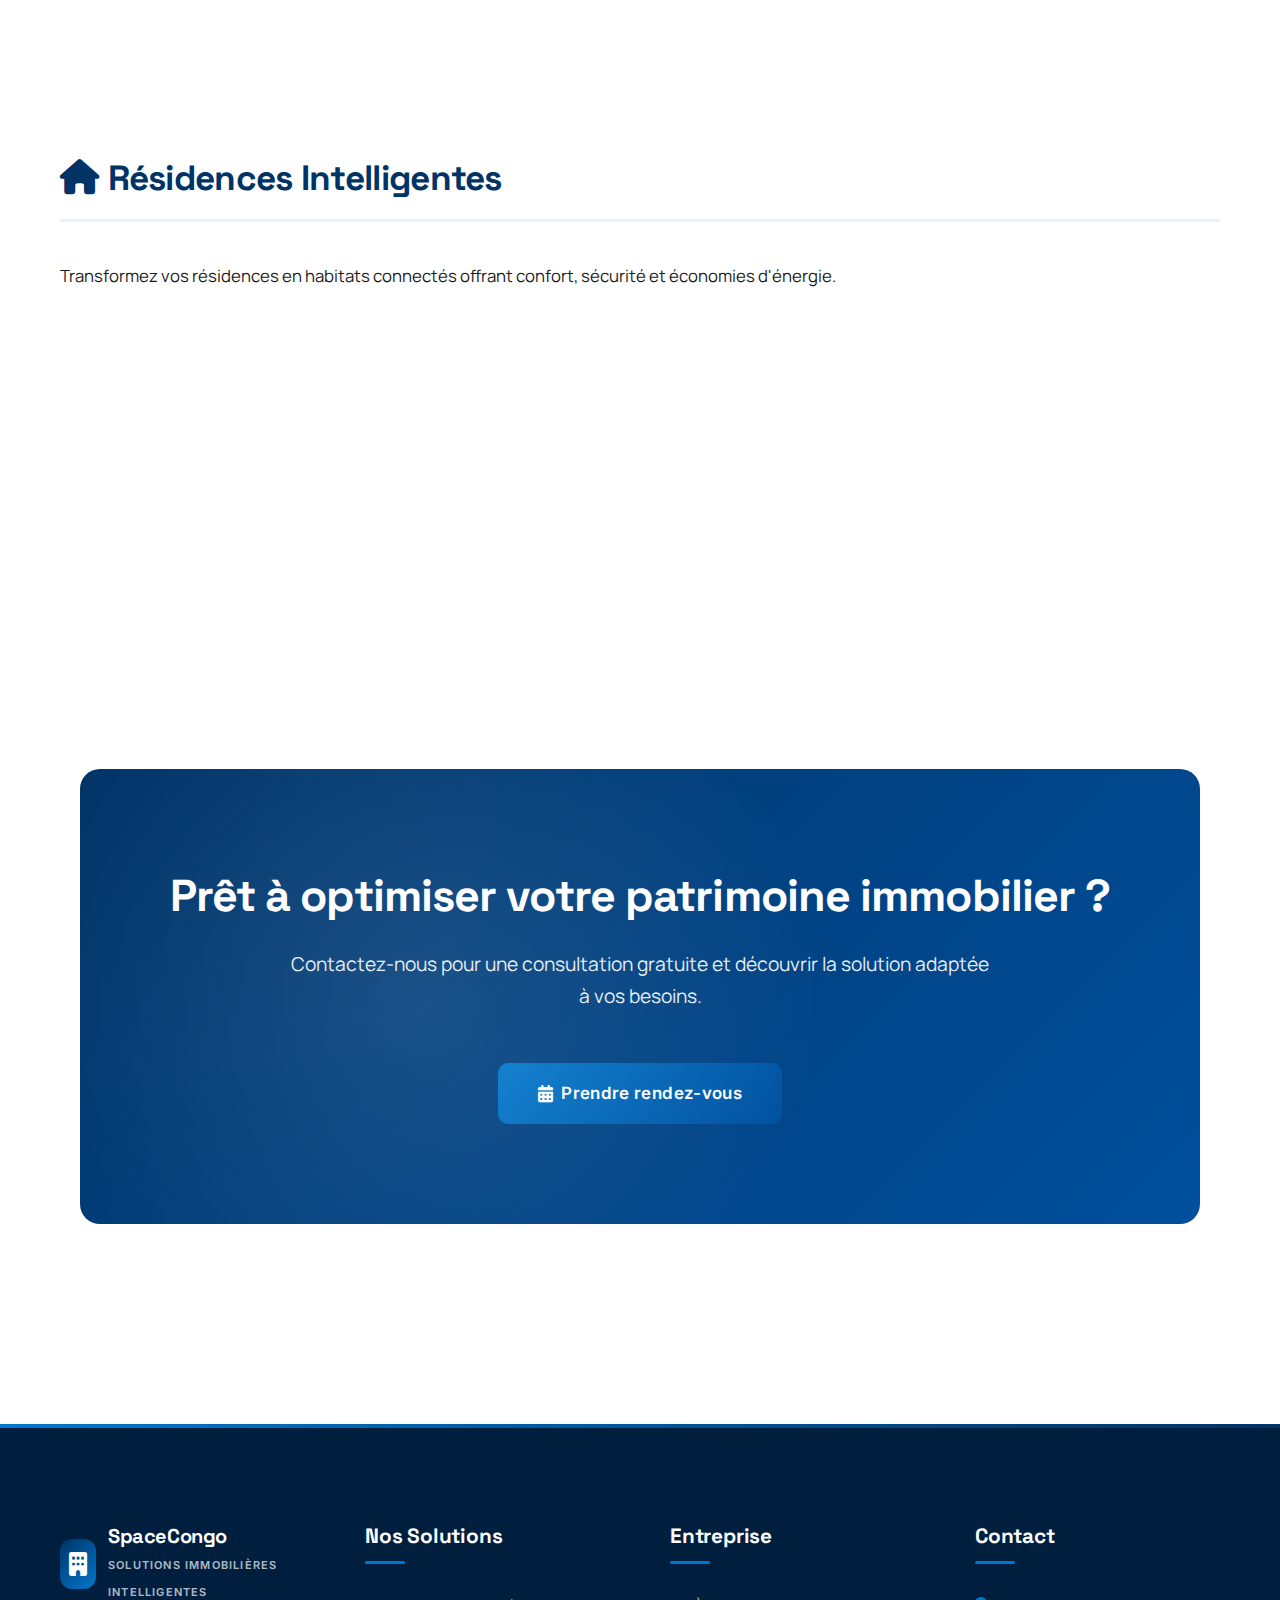
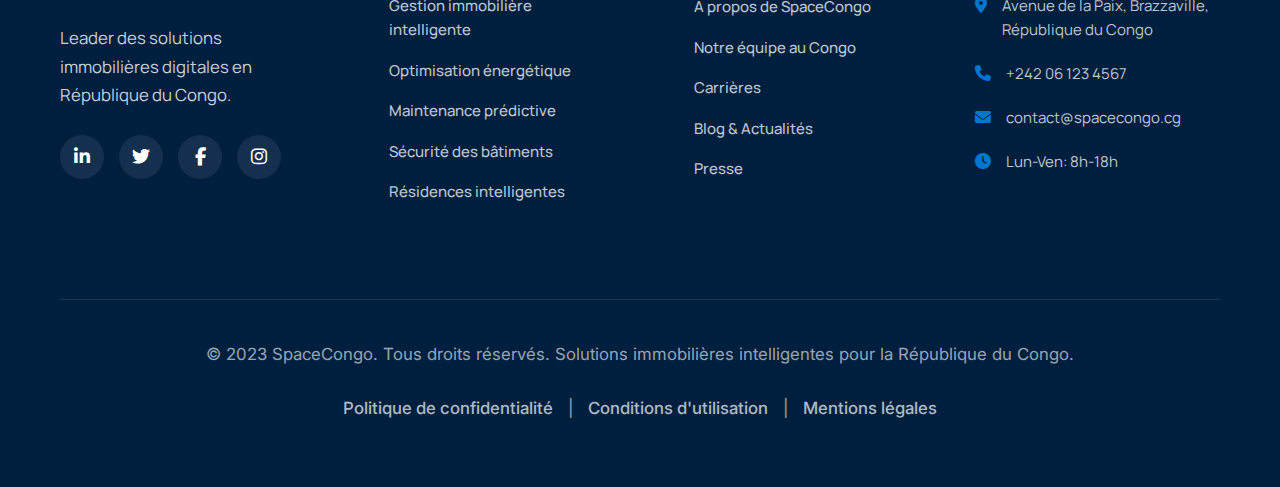
<file: P5solutions.html>
<!DOCTYPE html>
<html lang="fr">
<head>
    <meta charset="UTF-8">
    <meta name="viewport" content="width=device-width, initial-scale=1.0">
    <title>Solutions | SpaceCongo - Solutions Immobilières Intelligentes</title>
    <link rel="stylesheet" href="https://cdnjs.cloudflare.com/ajax/libs/font-awesome/6.4.0/css/all.min.css">
    <link rel="preconnect" href="https://fonts.googleapis.com">
    <link rel="preconnect" href="https://fonts.gstatic.com" crossorigin>
    <link href="https://fonts.googleapis.com/css2?family=Inter:wght@300;400;500;600;700;800;900&family=Manrope:wght@300;400;500;600;700;800&family=Space+Grotesk:wght@300;400;500;600;700&display=swap" rel="stylesheet">
      <link rel="stylesheet" href="style.css">
</head>
<body>
    <!-- Header (identique à index.html) -->
    <header id="header">
        <div class="container header-container">
            <a href="index.html" class="logo">
                <div class="logo-icon">
                    <i class="fas fa-building"></i>
                </div>
                <div class="logo-text">
                    <h1>SpaceCongo</h1>
                    <span>SOLUTIONS IMMOBILIÈRES INTELLIGENTES</span>
                </div>
            </a>
            
            <button class="menu-toggle" id="menuToggle">
                <i class="fas fa-bars"></i>
            </button>
            
            <nav class="main-nav" id="mainNav">
                <ul class="nav-menu">
                    <li><a href="index.html"><i class="fas fa-home"></i> Accueil</a></li>
                    
                    <li class="dropdown" id="solutionsDropdown">
                        <a href="solutions.html" class="active"><i class="fas fa-cube"></i> Solutions <i class="fas fa-chevron-down"></i></a>
                        <ul class="dropdown-menu">
                            <li><a href="#gestion">Gestion Immobilière</a></li>
                            <li><a href="#energie">Optimisation Énergétique</a></li>
                            <li><a href="#maintenance">Maintenance Prédictive</a></li>
                            <li><a href="#securite">Sécurité</a></li>
                            <li><a href="#residences">Résidences Intelligentes</a></li>
                        </ul>
                    </li>
                    
                    <li><a href="technologies.html"><i class="fas fa-microchip"></i> Technologies</a></li>
                    
                    <li class="dropdown">
                        <a href="realisations.html"><i class="fas fa-trophy"></i> Réalisations</a>
                    </li>
                    
                    <li class="dropdown">
                        <a href="entreprise.html"><i class="fas fa-info-circle"></i> Entreprise</a>
                    </li>
                    
                    <li><a href="contact.html"><i class="fas fa-envelope"></i> Contact</a></li>
                </ul>
                
                <div class="header-actions">
                    <a href="login.html" class="btn btn-outline"><i class="fas fa-sign-in-alt"></i> Connexion</a>
                    <a href="contact.html#demande" class="btn btn-primary"><i class="fas fa-paper-plane"></i> Demander un devis</a>
                </div>
            </nav>
        </div>
    </header>

    <!-- Page Content -->
    <main class="page-container">
        <div class="container">
            <div class="page-title">
                <h1>Nos Solutions Immobilières Intelligentes</h1>
                <p>Découvrez nos solutions innovantes adaptées au marché congolais pour optimiser la gestion de votre patrimoine immobilier.</p>
            </div>

            <!-- Gestion Immobilière -->
            <section id="gestion" class="content-section">
                <h2><i class="fas fa-building"></i> Gestion Immobilière Intelligente</h2>
                <p>Notre plateforme de gestion immobilière intégrée vous permet de centraliser la gestion de tous vos biens à travers le Congo, depuis Brazzaville jusqu'à Pointe-Noire.</p>
                
                <div class="services-grid">
                    <div class="service-card">
                        <div class="service-icon">
                            <i class="fas fa-chart-bar"></i>
                        </div>
                        <h3>Tableaux de Bord Personnalisés</h3>
                        <p>Visualisez en temps réel les performances de vos actifs immobiliers avec des indicateurs clés adaptés au marché congolais.</p>
                        <a href="contact.html#demo" class="btn btn-outline mt-30">Demander une démo</a>
                    </div>
                    
                    <div class="service-card">
                        <div class="service-icon">
                            <i class="fas fa-file-contract"></i>
                        </div>
                        <h3>Gestion des Contrats</h3>
                        <p>Suivez tous vos contrats de location, maintenance et services avec des alertes automatiques pour les échéances importantes.</p>
                        <a href="contact.html#demo" class="btn btn-outline mt-30">Demander une démo</a>
                    </div>
                    
                    <div class="service-card">
                        <div class="service-icon">
                            <i class="fas fa-users"></i>
                        </div>
                        <h3>Portail Locataires</h3>
                        <p>Offrez à vos locataires un portail en ligne pour le paiement des loyers et les demandes d'intervention.</p>
                        <a href="contact.html#demo" class="btn btn-outline mt-30">Demander une démo</a>
                    </div>
                </div>
            </section>

            <!-- Optimisation Énergétique -->
            <section id="energie" class="content-section">
                <h2><i class="fas fa-leaf"></i> Optimisation Énergétique</h2>
                <p>Adaptées au climat tropical du Congo, nos solutions d'optimisation énergétique permettent des réductions de consommation allant jusqu'à 40%.</p>
                
                <div class="features-grid">
                    <div class="feature-card">
                        <div class="feature-icon">
                            <i class="fas fa-solar-panel"></i>
                        </div>
                        <h3>Solutions Solaires</h3>
                        <p>Intégration de systèmes solaires adaptés aux bâtiments congolais pour une autonomie énergétique partielle ou totale.</p>
                    </div>
                    
                    <div class="feature-card">
                        <div class="feature-icon">
                            <i class="fas fa-temperature-low"></i>
                        </div>
                        <h3>Climatisation Intelligente</h3>
                        <p>Systèmes de climatisation optimisés pour le climat tropical avec économies d'énergie garanties.</p>
                    </div>
                    
                    <div class="feature-card">
                        <div class="feature-icon">
                            <i class="fas fa-bolt"></i>
                        </div>
                        <h3>Monitoring Énergétique</h3>
                        <p>Surveillance en temps réel de la consommation avec détection des gaspillages et recommandations automatiques.</p>
                    </div>
                </div>
            </section>

            <!-- Maintenance Prédictive -->
            <section id="maintenance" class="content-section">
                <h2><i class="fas fa-tools"></i> Maintenance Prédictive</h2>
                <p>Anticipez les pannes et réduisez les coûts de maintenance grâce à notre système de maintenance prédictive basé sur l'IA.</p>
                
                <div class="congo-content mt-50">
                    <h3>Comment ça fonctionne ?</h3>
                    <p>Nos capteurs IoT installés dans vos bâtiments collectent des données en temps réel sur :</p>
                    
                    <div class="congo-stats">
                        <div class="stat">
                            <div class="stat-value">70%</div>
                            <div class="stat-label">Réduction des pannes</div>
                        </div>
                        <div class="stat">
                            <div class="stat-value">30%</div>
                            <div class="stat-label">Économie sur la maintenance</div>
                        </div>
                        <div class="stat">
                            <div class="stat-value">24/7</div>
                            <div class="stat-label">Surveillance continue</div>
                        </div>
                    </div>
                    
                    <a href="contact.html#demo" class="btn btn-primary mt-30">Voir une démonstration</a>
                </div>
            </section>

            <!-- Sécurité -->
            <section id="securite" class="content-section">
                <h2><i class="fas fa-shield-alt"></i> Sécurité des Bâtiments</h2>
                <p>Systèmes de sécurité adaptés aux normes congolaises avec surveillance à distance et intervention rapide.</p>
                
                <div class="solutions-grid">
                    <div class="solution-card">
                        <div class="solution-image" style="background-image: url('https://images.unsplash.com/photo-1558618666-fcd25c85cd64?ixlib=rb-4.0.3&auto=format&fit=crop&w=800&q=80');"></div>
                        <div class="solution-content">
                            <h3>Surveillance Vidéo Intelligente</h3>
                            <p>Caméras avec détection intelligente d'intrusion et reconnaissance de plaques d'immatriculation.</p>
                        </div>
                    </div>
                    
                    <div class="solution-card">
                        <div class="solution-image" style="background-image: url('https://images.unsplash.com/photo-1558618666-fcd25c85cd64?ixlib=rb-4.0.3&auto=format&fit=crop&w=800&q=80');"></div>
                        <div class="solution-content">
                            <h3>Contrôle d'Accès</h3>
                            <p>Systèmes de contrôle d'accès biométriques et par badge pour une sécurité optimale.</p>
                        </div>
                    </div>
                </div>
            </section>

            <!-- Résidences Intelligentes -->
            <section id="residences" class="content-section">
                <h2><i class="fas fa-home"></i> Résidences Intelligentes</h2>
                <p>Transformez vos résidences en habitats connectés offrant confort, sécurité et économies d'énergie.</p>
                
                <div class="features-grid">
                    <div class="feature-card">
                        <div class="feature-icon">
                            <i class="fas fa-lightbulb"></i>
                        </div>
                        <h3>Domotique Complète</h3>
                        <p>Contrôle intelligent de l'éclairage, des stores et des appareils électriques.</p>
                    </div>
                    
                    <div class="feature-card">
                        <div class="feature-icon">
                            <i class="fas fa-lock"></i>
                        </div>
                        <h3>Sécurité Résidentielle</h3>
                        <p>Systèmes d'alarme connectés et surveillance à distance depuis votre smartphone.</p>
                    </div>
                    
                    <div class="feature-card">
                        <div class="feature-icon">
                            <i class="fas fa-wind"></i>
                        </div>
                        <h3>Confort Optimal</h3>
                        <p>Régulation automatique de la température et de la qualité de l'air intérieur.</p>
                    </div>
                </div>
            </section>

            <!-- CTA -->
            <div class="cta-section mt-50">
                <h2>Prêt à optimiser votre patrimoine immobilier ?</h2>
                <p>Contactez-nous pour une consultation gratuite et découvrir la solution adaptée à vos besoins.</p>
                <a href="contact.html" class="btn btn-primary btn-large">
                    <i class="fas fa-calendar-alt"></i> Prendre rendez-vous
                </a>
            </div>
        </div>
    </main>

    <!-- Footer (identique à index.html) -->
    <footer>
        <div class="container">
            <div class="footer-grid">
                <div class="footer-column">
                    <a href="index.html" class="logo">
                        <div class="logo-icon">
                            <i class="fas fa-building"></i>
                        </div>
                        <div class="logo-text">
                            <h1 style="color: white; font-size: 20px;">SpaceCongo</h1>
                            <span style="color: rgba(255,255,255,0.7);">SOLUTIONS IMMOBILIÈRES INTELLIGENTES</span>
                        </div>
                    </a>
                    <p style="margin-top: 20px; color: rgba(255,255,255,0.8);">Leader des solutions immobilières digitales en République du Congo.</p>
                    <div class="social-links">
                        <a href="#" class="social-link"><i class="fab fa-linkedin-in"></i></a>
                        <a href="#" class="social-link"><i class="fab fa-twitter"></i></a>
                        <a href="#" class="social-link"><i class="fab fa-facebook-f"></i></a>
                        <a href="#" class="social-link"><i class="fab fa-instagram"></i></a>
                    </div>
                </div>
                
                <div class="footer-column">
                    <h3>Nos Solutions</h3>
                    <ul class="footer-links">
                        <li><a href="#gestion">Gestion immobilière intelligente</a></li>
                        <li><a href="#energie">Optimisation énergétique</a></li>
                        <li><a href="#maintenance">Maintenance prédictive</a></li>
                        <li><a href="#securite">Sécurité des bâtiments</a></li>
                        <li><a href="#residences">Résidences intelligentes</a></li>
                    </ul>
                </div>
                
                <div class="footer-column">
                    <h3>Entreprise</h3>
                    <ul class="footer-links">
                        <li><a href="entreprise.html#about">À propos de SpaceCongo</a></li>
                        <li><a href="entreprise.html#equipe">Notre équipe au Congo</a></li>
                        <li><a href="entreprise.html#carrieres">Carrières</a></li>
                        <li><a href="blog.html">Blog & Actualités</a></li>
                        <li><a href="presse.html">Presse</a></li>
                    </ul>
                </div>
                
                <div class="footer-column">
                    <h3>Contact</h3>
                    <div class="contact-info">
                        <div class="contact-item">
                            <i class="fas fa-map-marker-alt"></i>
                            <span>Avenue de la Paix, Brazzaville, République du Congo</span>
                        </div>
                        <div class="contact-item">
                            <i class="fas fa-phone"></i>
                            <span>+242 06 123 4567</span>
                        </div>
                        <div class="contact-item">
                            <i class="fas fa-envelope"></i>
                            <span>contact@spacecongo.cg</span>
                        </div>
                        <div class="contact-item">
                            <i class="fas fa-clock"></i>
                            <span>Lun-Ven: 8h-18h</span>
                        </div>
                    </div>
                </div>
            </div>
            
            <div class="copyright">
                <p>&copy; 2023 SpaceCongo. Tous droits réservés. Solutions immobilières intelligentes pour la République du Congo.</p>
                <p style="margin-top: 10px;">
                    <a href="confidentialite.html" style="color: rgba(255,255,255,0.7); margin: 0 10px;">Politique de confidentialité</a> | 
                    <a href="cgu.html" style="color: rgba(255,255,255,0.7); margin: 0 10px;">Conditions d'utilisation</a> | 
                    <a href="mentions-legales.html" style="color: rgba(255,255,255,0.7); margin: 0 10px;">Mentions légales</a>
                </p>
            </div>
        </div>
    </footer>

    <script src="main.js"></script>
</body>
</html>
</file>
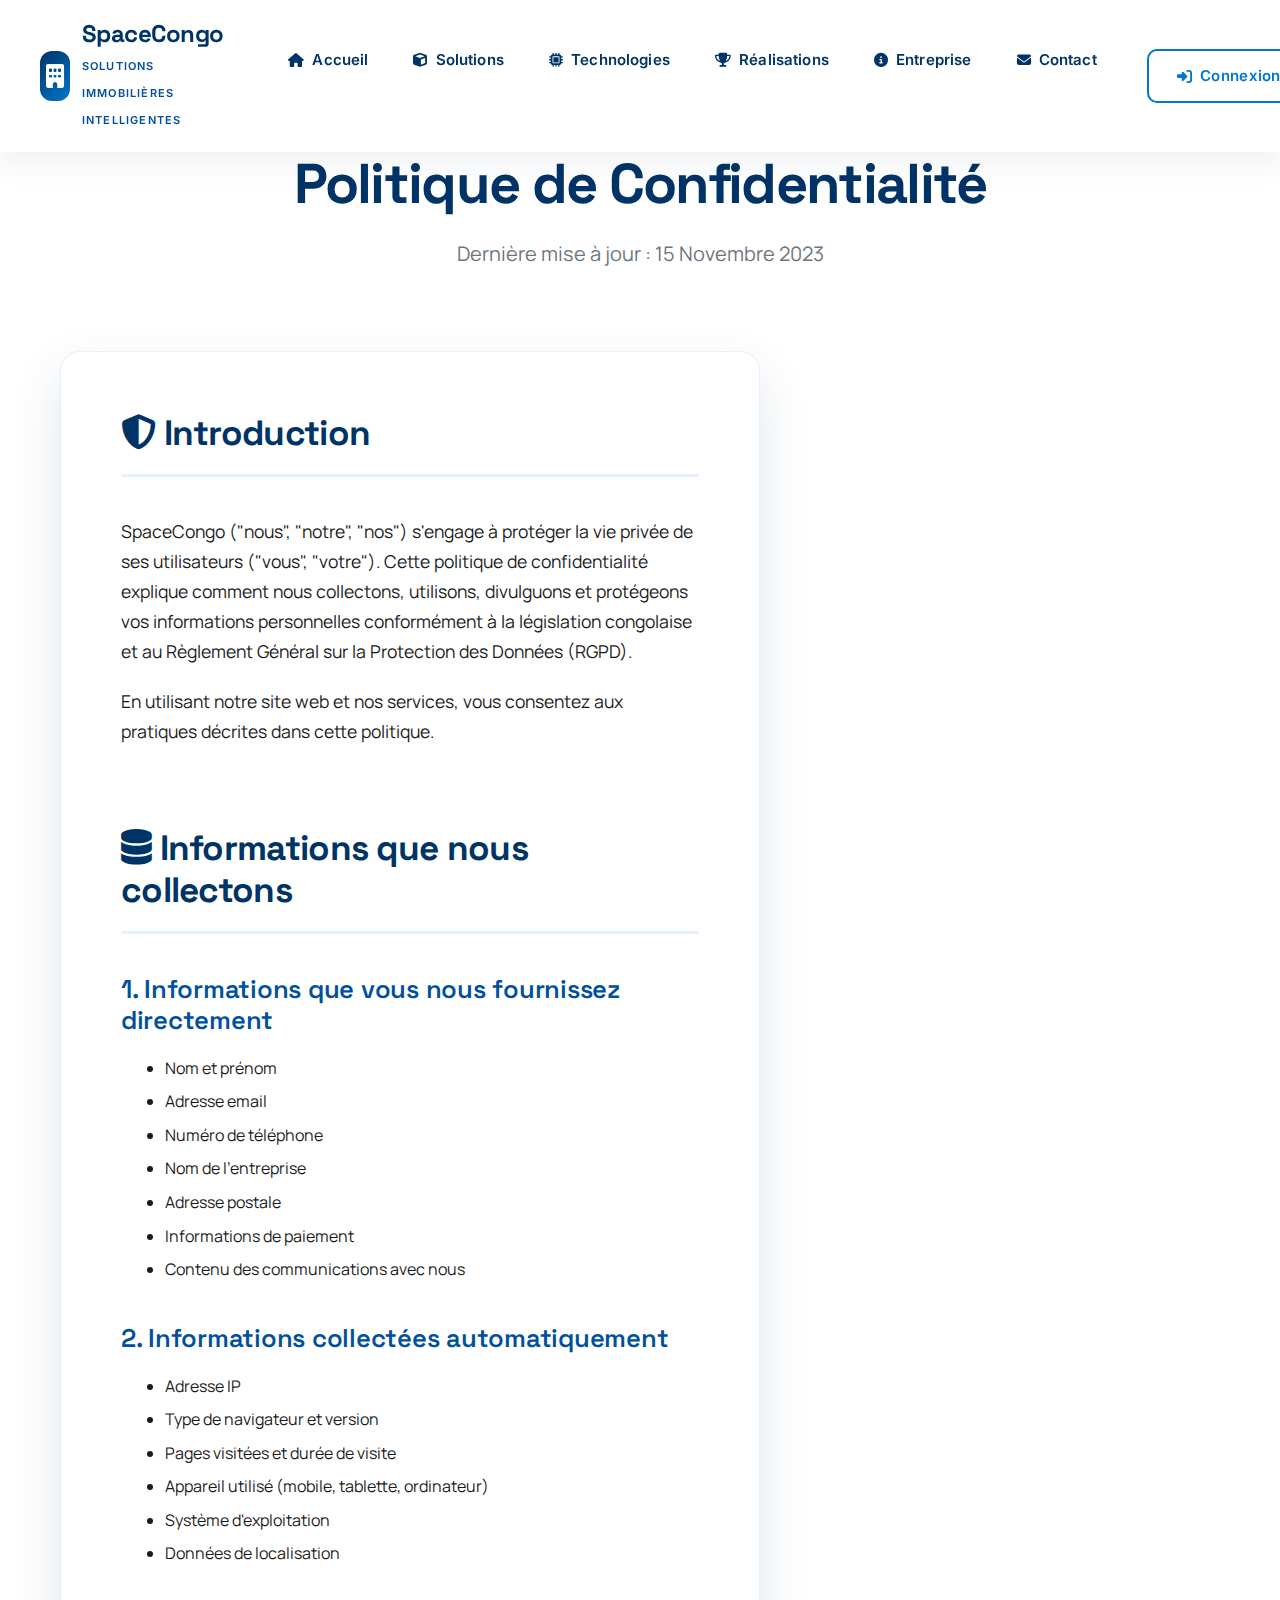
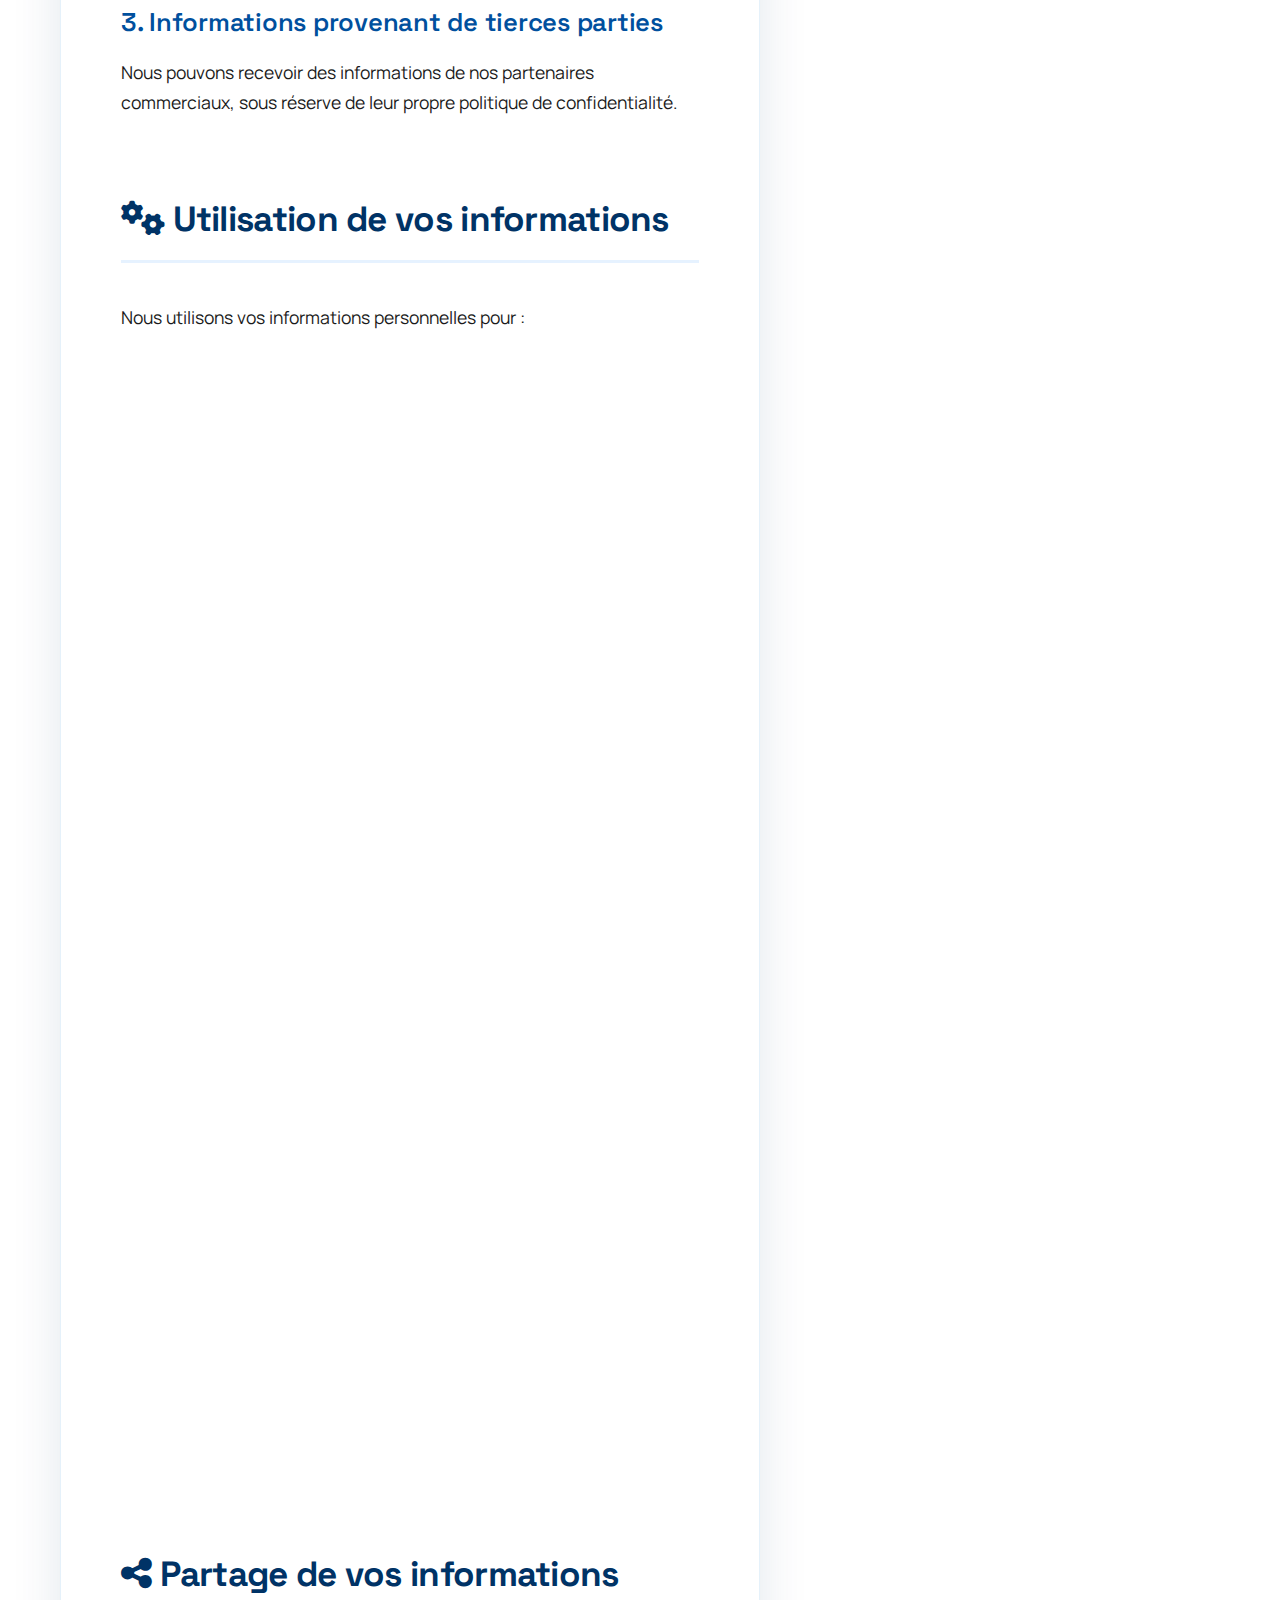
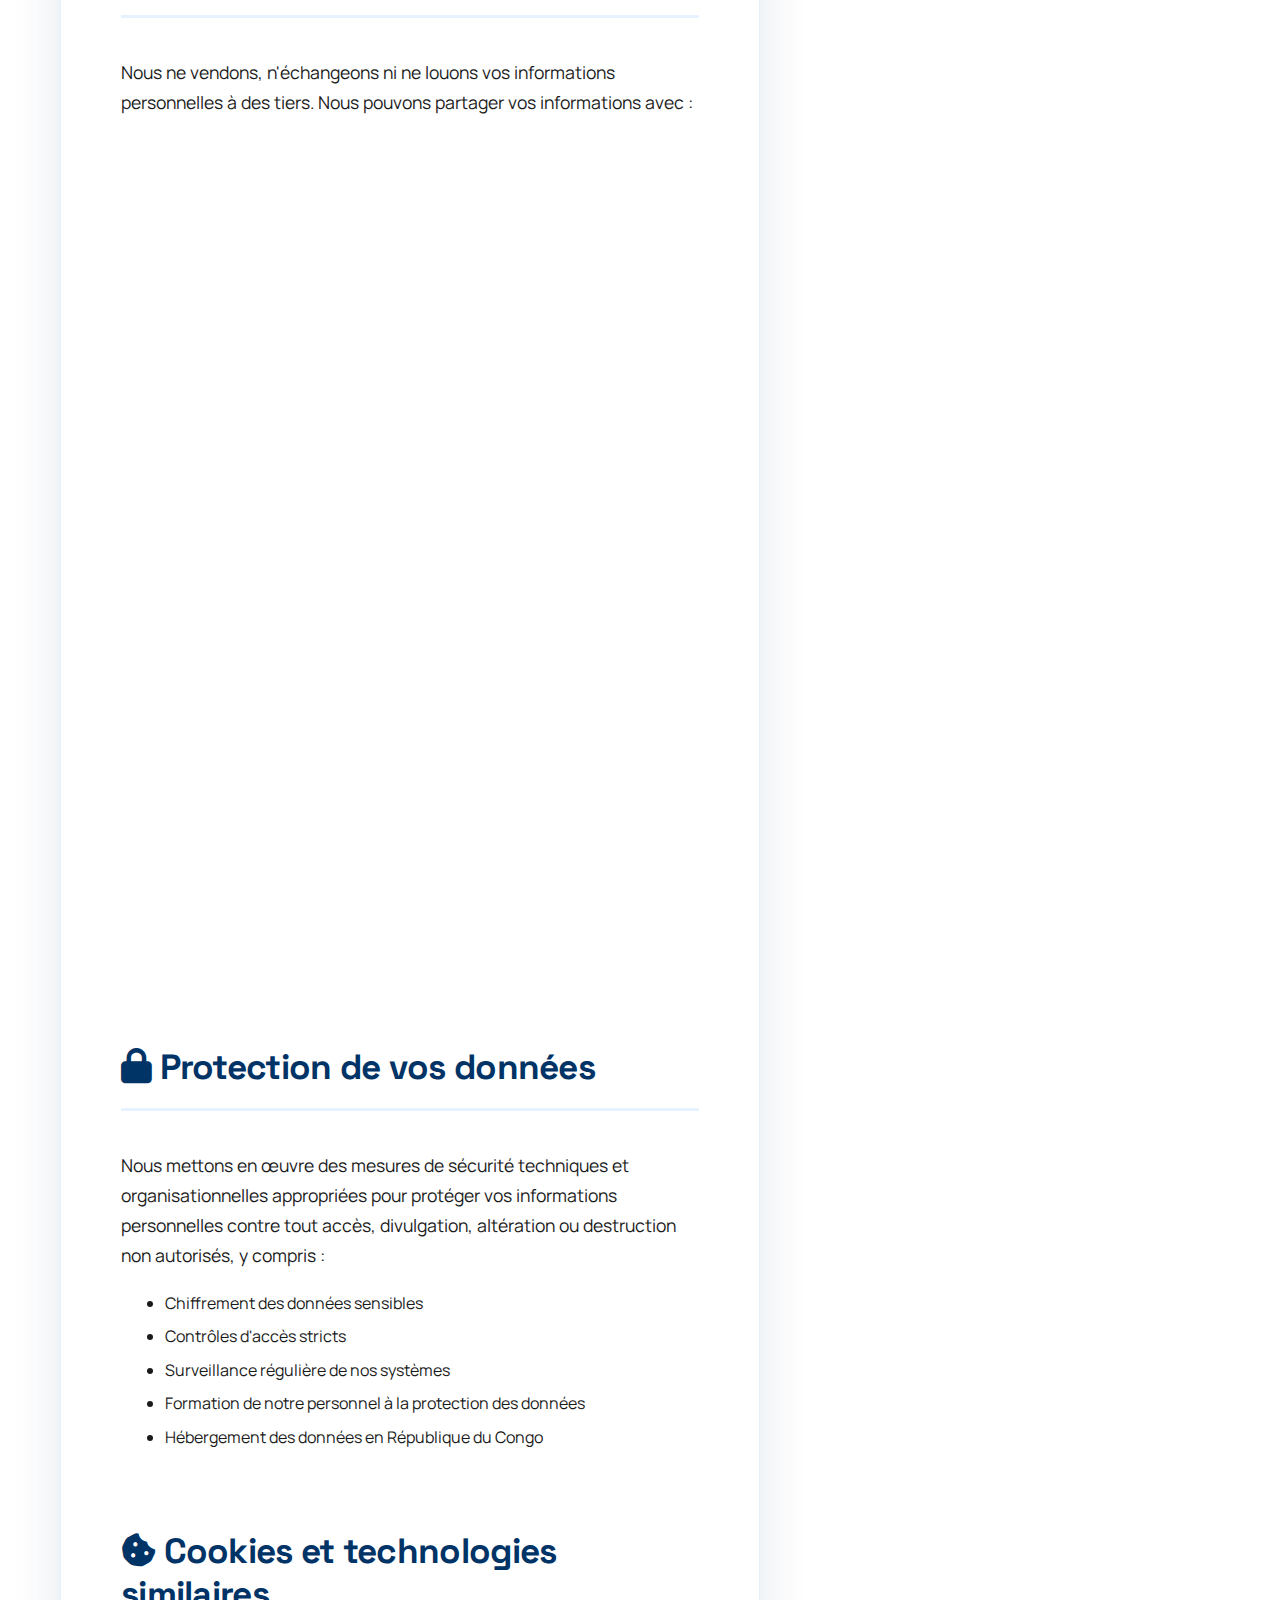
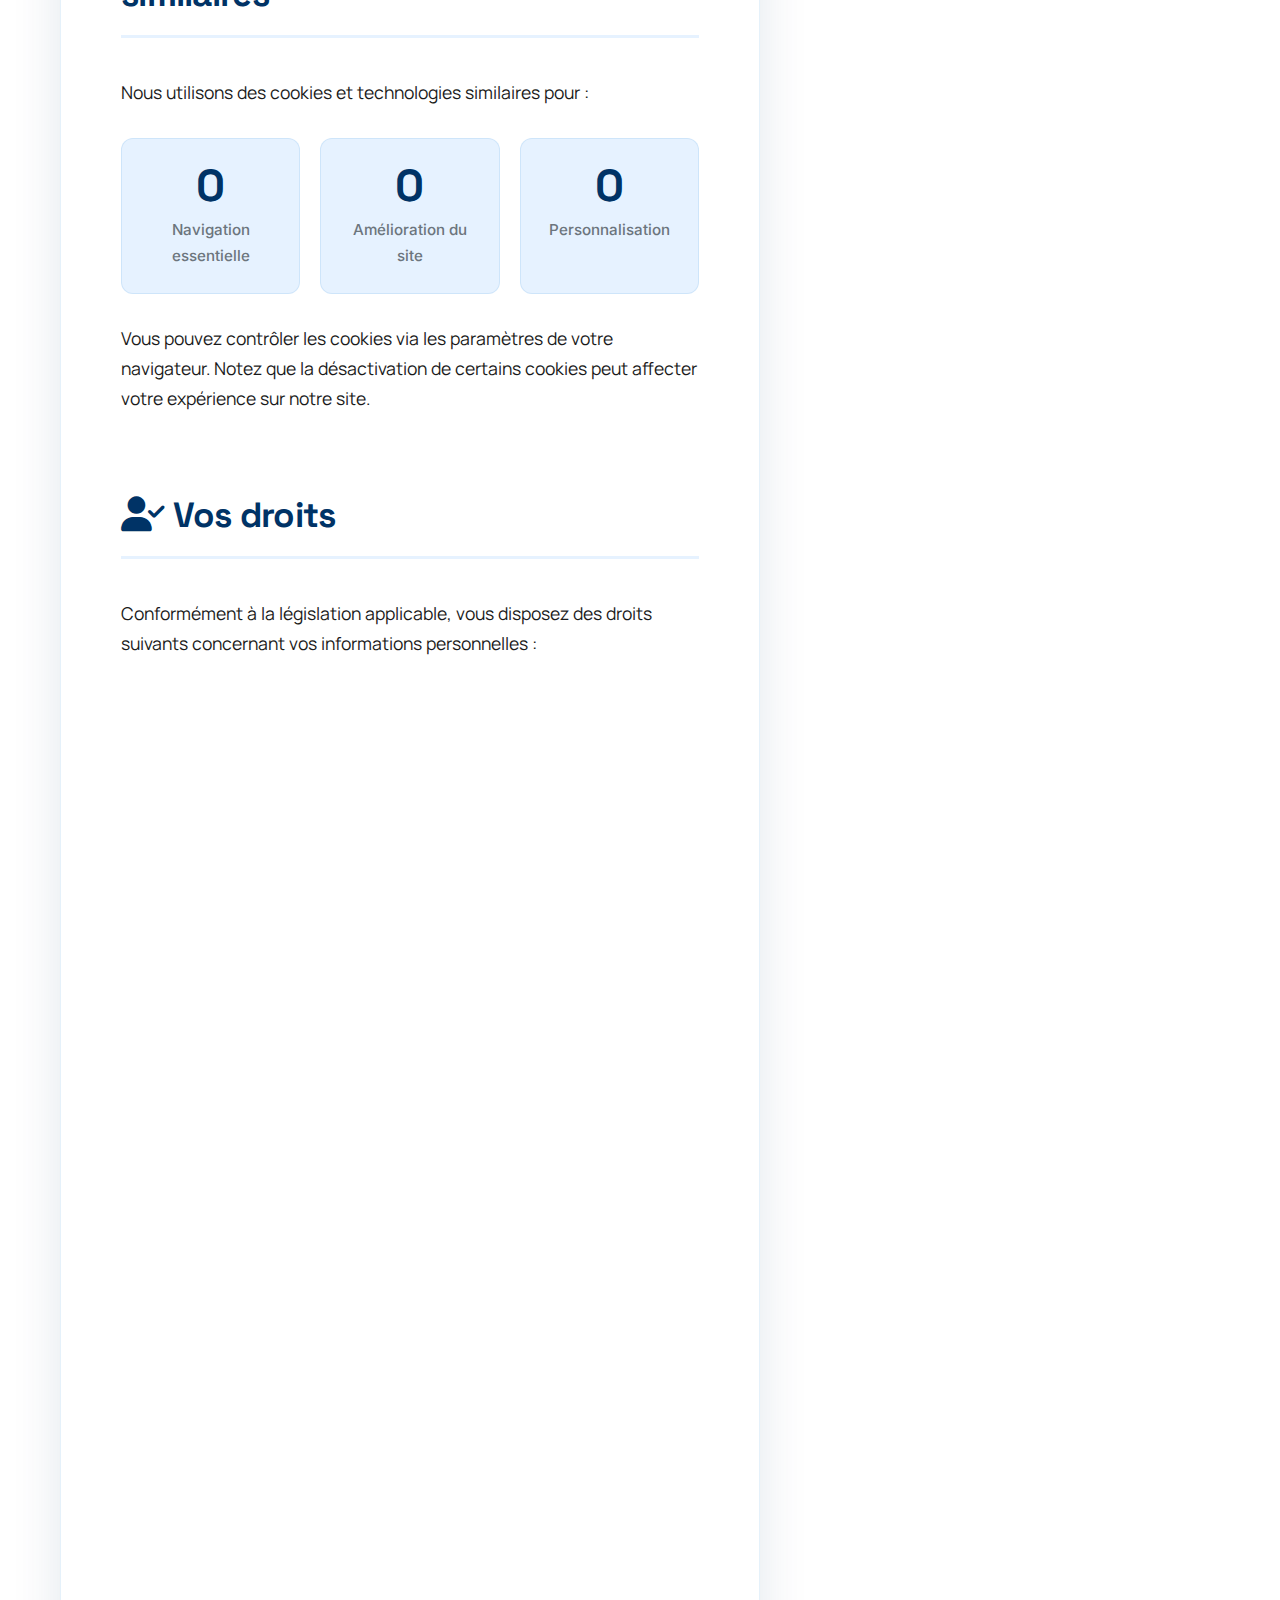
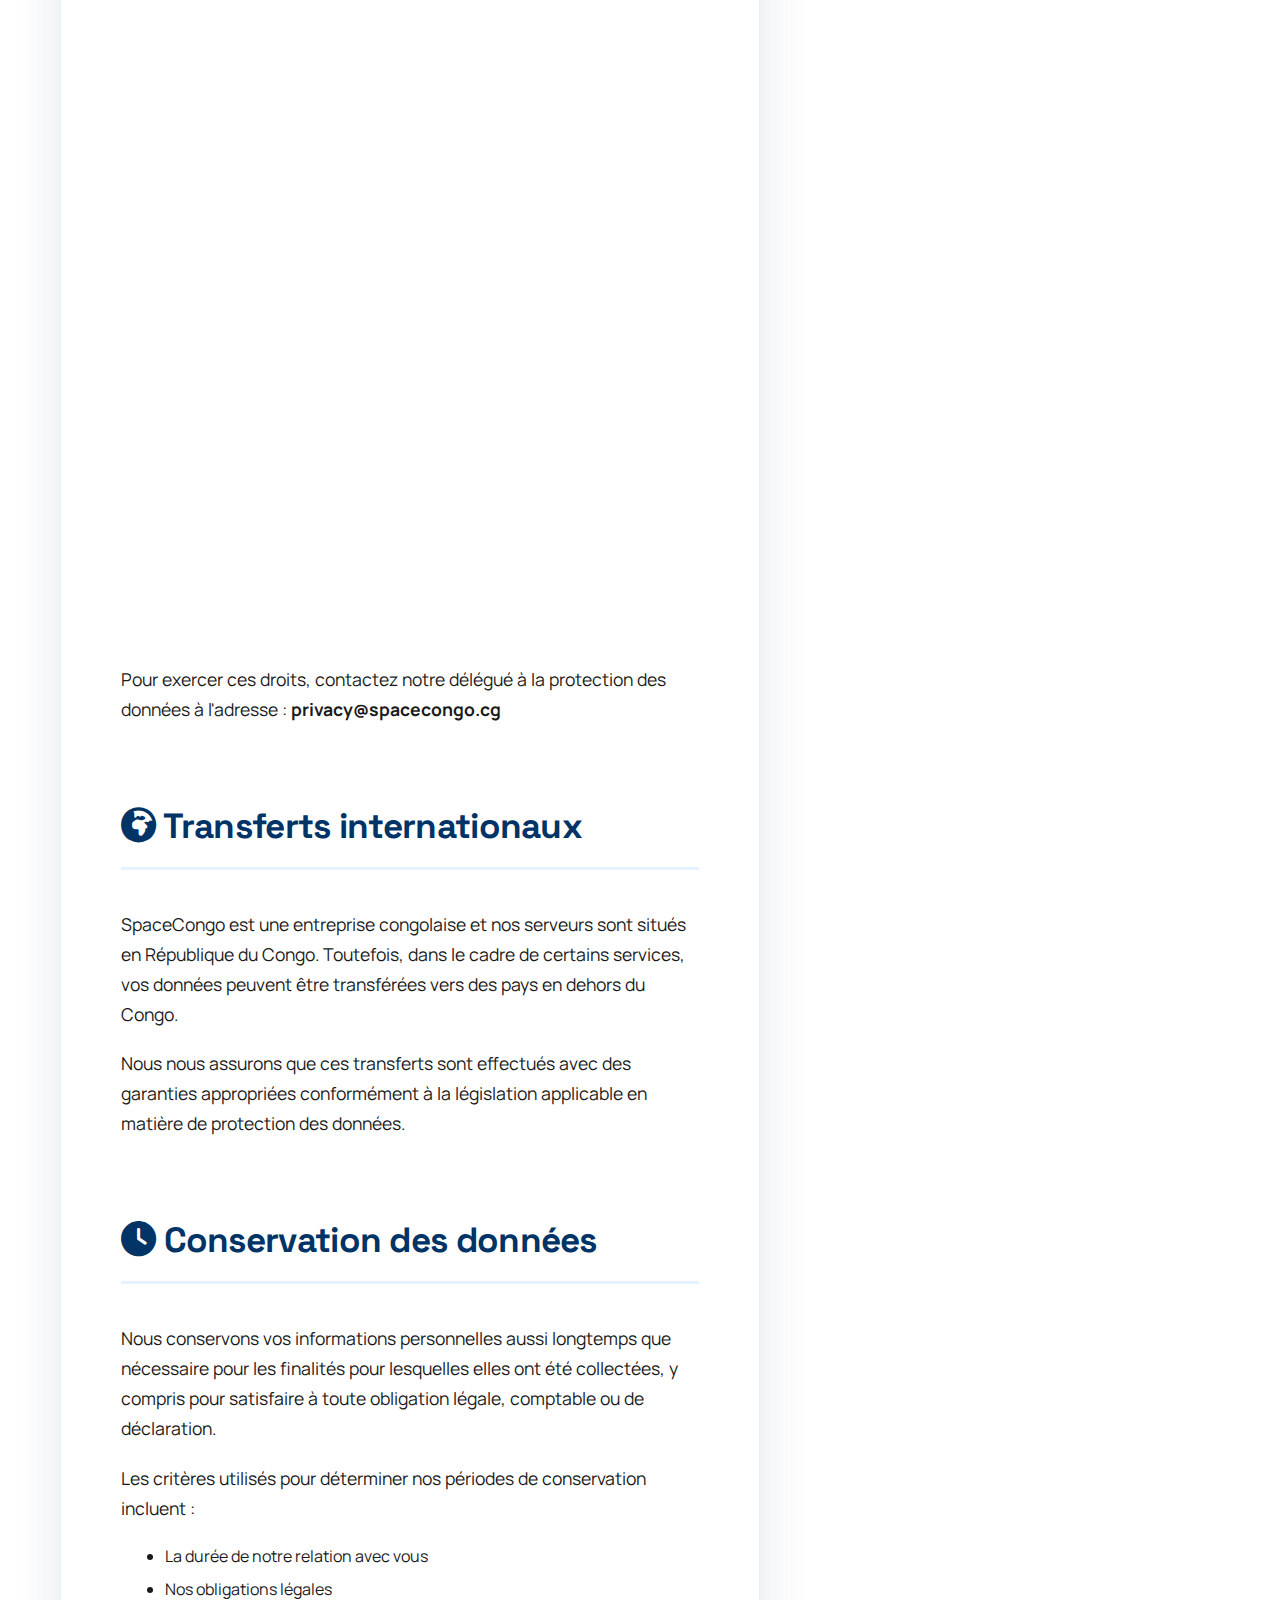
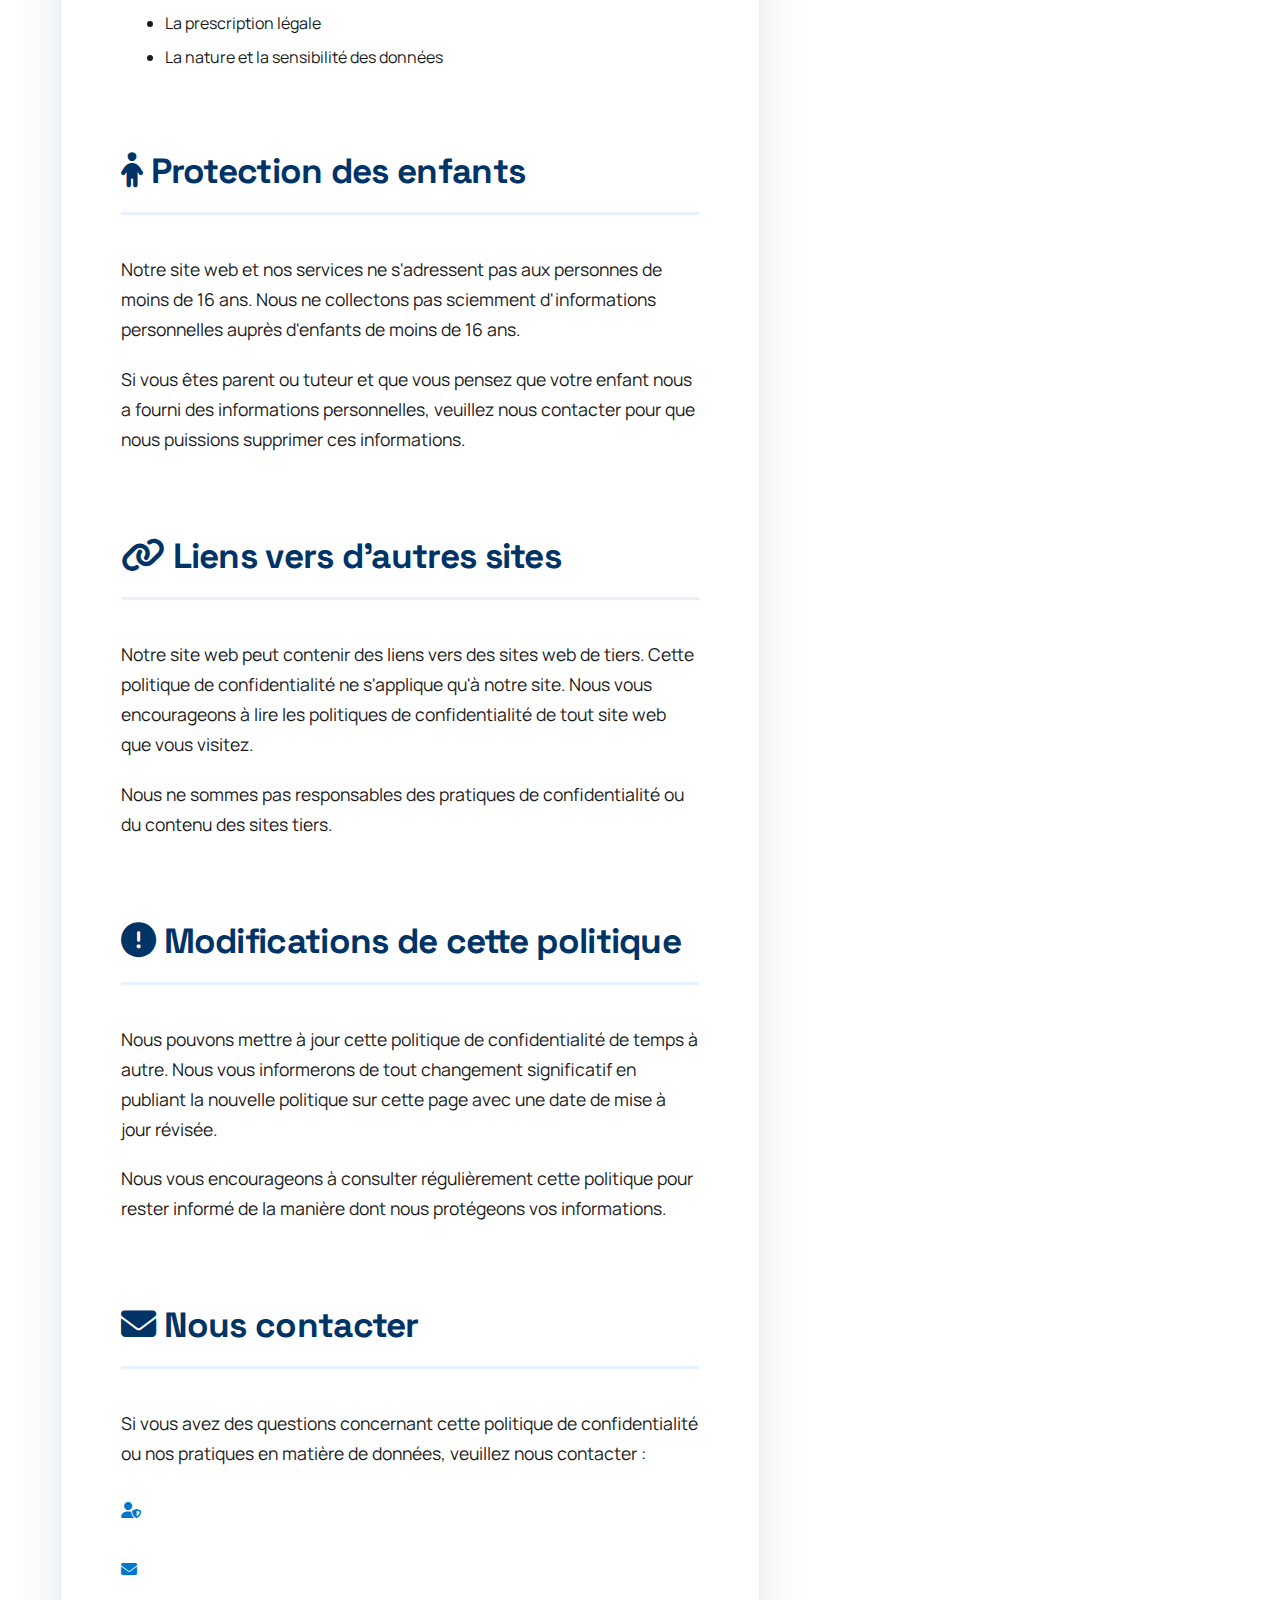
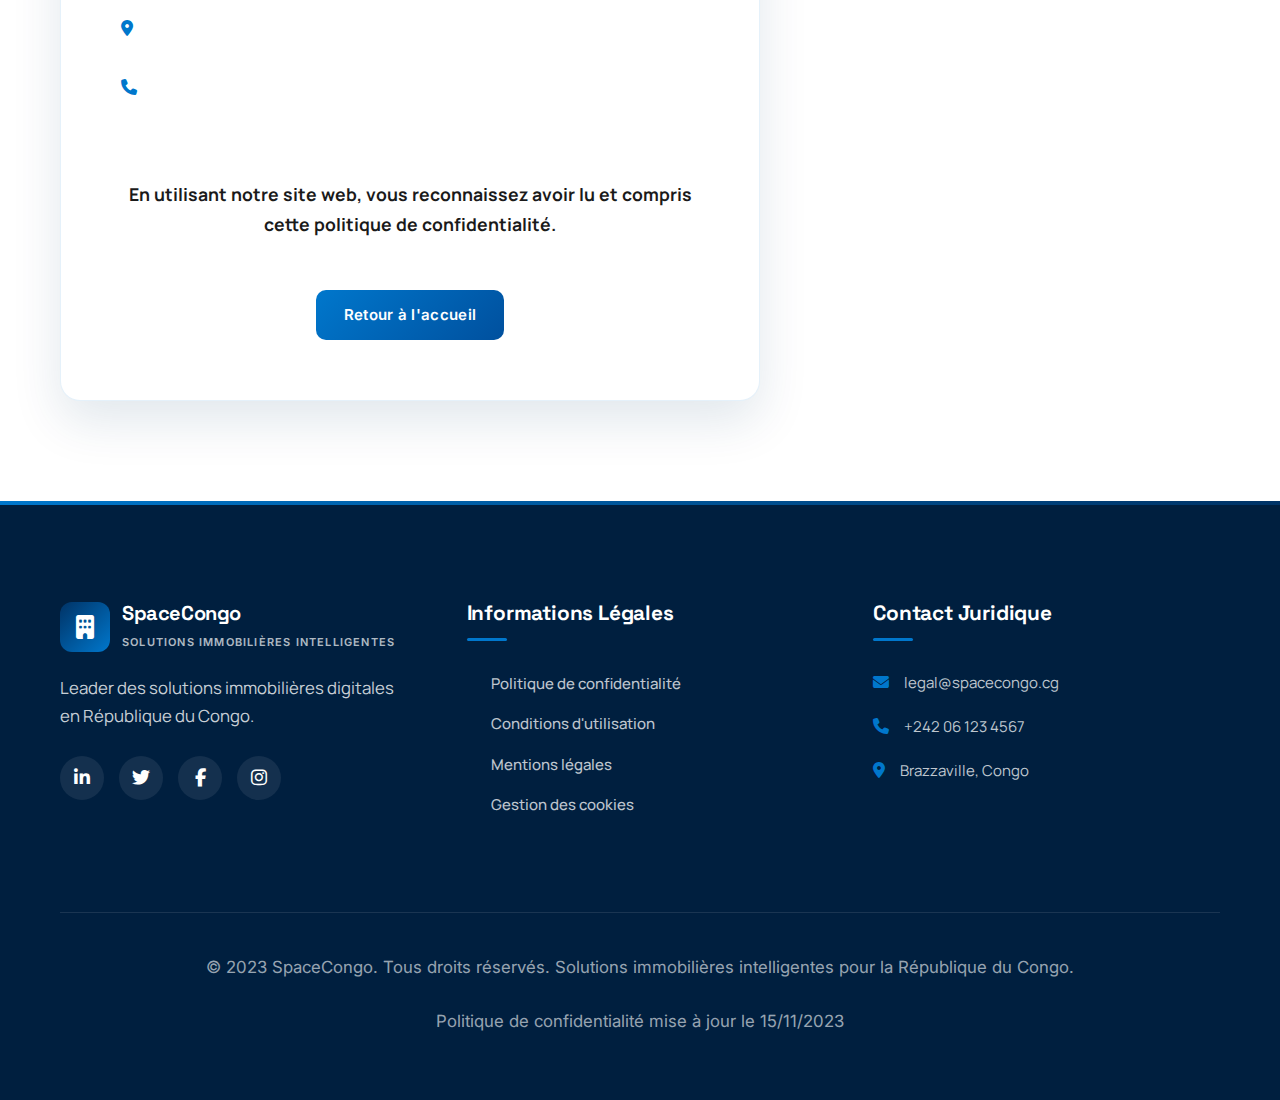
<file: P6confidentialite.html>
<!DOCTYPE html>
<html lang="fr">
<head>
    <meta charset="UTF-8">
    <meta name="viewport" content="width=device-width, initial-scale=1.0">
    <title>Politique de Confidentialité | SpaceCongo</title>
    <link rel="stylesheet" href="https://cdnjs.cloudflare.com/ajax/libs/font-awesome/6.4.0/css/all.min.css">
    <link rel="preconnect" href="https://fonts.googleapis.com">
    <link rel="preconnect" href="https://fonts.gstatic.com" crossorigin>
   <link href="https://fonts.googleapis.com/css2?family=Inter:wght@300;400;500;600;700;800;900&family=Manrope:wght@300;400;500;600;700;800&family=Space+Grotesk:wght@300;400;500;600;700&display=swap" rel="stylesheet">
    <link rel="stylesheet" href="style.css">
</head>
<body>
    <!-- Header -->
    <header id="header">
        <div class="container header-container">
            <a href="index.html" class="logo">
                <div class="logo-icon">
                    <i class="fas fa-building"></i>
                </div>
                <div class="logo-text">
                    <h1>SpaceCongo</h1>
                    <span>SOLUTIONS IMMOBILIÈRES INTELLIGENTES</span>
                </div>
            </a>
            
            <button class="menu-toggle" id="menuToggle">
                <i class="fas fa-bars"></i>
            </button>
            
            <nav class="main-nav" id="mainNav">
                <ul class="nav-menu">
                    <li><a href="index.html"><i class="fas fa-home"></i> Accueil</a></li>
                    
                    <li class="dropdown">
                        <a href="solutions.html"><i class="fas fa-cube"></i> Solutions</a>
                    </li>
                    
                    <li class="dropdown">
                        <a href="technologies.html"><i class="fas fa-microchip"></i> Technologies</a>
                    </li>
                    
                    <li class="dropdown">
                        <a href="realisations.html"><i class="fas fa-trophy"></i> Réalisations</a>
                    </li>
                    
                    <li class="dropdown">
                        <a href="entreprise.html"><i class="fas fa-info-circle"></i> Entreprise</a>
                    </li>
                    
                    <li><a href="contact.html"><i class="fas fa-envelope"></i> Contact</a></li>
                </ul>
                
                <div class="header-actions">
                    <a href="login.html" class="btn btn-outline"><i class="fas fa-sign-in-alt"></i> Connexion</a>
                    <a href="contact.html#demande" class="btn btn-primary"><i class="fas fa-paper-plane"></i> Demander un devis</a>
                </div>
            </nav>
        </div>
    </header>

    <!-- Page Content -->
    <main class="page-container">
        <div class="container">
            <div class="page-title">
                <h1>Politique de Confidentialité</h1>
                <p>Dernière mise à jour : 15 Novembre 2023</p>
            </div>

            <div class="congo-content">
                <section class="content-section">
                    <h2><i class="fas fa-shield-alt"></i> Introduction</h2>
                    <p>SpaceCongo ("nous", "notre", "nos") s'engage à protéger la vie privée de ses utilisateurs ("vous", "votre"). Cette politique de confidentialité explique comment nous collectons, utilisons, divulguons et protégeons vos informations personnelles conformément à la législation congolaise et au Règlement Général sur la Protection des Données (RGPD).</p>
                    
                    <p>En utilisant notre site web et nos services, vous consentez aux pratiques décrites dans cette politique.</p>
                </section>

                <section class="content-section">
                    <h2><i class="fas fa-database"></i> Informations que nous collectons</h2>
                    
                    <h3>1. Informations que vous nous fournissez directement</h3>
                    <ul style="margin-left: 20px; margin-bottom: 20px;">
                        <li>Nom et prénom</li>
                        <li>Adresse email</li>
                        <li>Numéro de téléphone</li>
                        <li>Nom de l'entreprise</li>
                        <li>Adresse postale</li>
                        <li>Informations de paiement</li>
                        <li>Contenu des communications avec nous</li>
                    </ul>
                    
                    <h3>2. Informations collectées automatiquement</h3>
                    <ul style="margin-left: 20px; margin-bottom: 20px;">
                        <li>Adresse IP</li>
                        <li>Type de navigateur et version</li>
                        <li>Pages visitées et durée de visite</li>
                        <li>Appareil utilisé (mobile, tablette, ordinateur)</li>
                        <li>Système d'exploitation</li>
                        <li>Données de localisation</li>
                    </ul>
                    
                    <h3>3. Informations provenant de tierces parties</h3>
                    <p>Nous pouvons recevoir des informations de nos partenaires commerciaux, sous réserve de leur propre politique de confidentialité.</p>
                </section>

                <section class="content-section">
                    <h2><i class="fas fa-cogs"></i> Utilisation de vos informations</h2>
                    <p>Nous utilisons vos informations personnelles pour :</p>
                    
                    <div class="features-grid mt-30">
                        <div class="feature-card">
                            <h3>Fournir nos services</h3>
                            <p>Exécuter nos contrats et fournir nos solutions immobilières intelligentes.</p>
                        </div>
                        
                        <div class="feature-card">
                            <h3>Communication</h3>
                            <p>Vous contacter concernant nos services, mises à jour et offres spéciales.</p>
                        </div>
                        
                        <div class="feature-card">
                            <h3>Amélioration</h3>
                            <p>Améliorer nos services, site web et expérience utilisateur.</p>
                        </div>
                        
                        <div class="feature-card">
                            <h3>Conformité</h3>
                            <p>Respecter nos obligations légales et réglementaires.</p>
                        </div>
                    </div>
                </section>

                <section class="content-section">
                    <h2><i class="fas fa-share-alt"></i> Partage de vos informations</h2>
                    <p>Nous ne vendons, n'échangeons ni ne louons vos informations personnelles à des tiers. Nous pouvons partager vos informations avec :</p>
                    
                    <div class="services-grid mt-30">
                        <div class="service-card">
                            <h3>Prestataires de services</h3>
                            <p>Sociétés qui nous aident à fournir nos services (hébergement, paiement, support).</p>
                        </div>
                        
                        <div class="service-card">
                            <h3>Partenaires commerciaux</h3>
                            <p>Uniquement avec votre consentement pour des offres conjointes.</p>
                        </div>
                        
                        <div class="service-card">
                            <h3>Autorités légales</h3>
                            <p>Lorsque requis par la loi ou pour protéger nos droits.</p>
                        </div>
                    </div>
                </section>

                <section class="content-section">
                    <h2><i class="fas fa-lock"></i> Protection de vos données</h2>
                    <p>Nous mettons en œuvre des mesures de sécurité techniques et organisationnelles appropriées pour protéger vos informations personnelles contre tout accès, divulgation, altération ou destruction non autorisés, y compris :</p>
                    
                    <ul style="margin-left: 20px; margin-top: 20px;">
                        <li>Chiffrement des données sensibles</li>
                        <li>Contrôles d'accès stricts</li>
                        <li>Surveillance régulière de nos systèmes</li>
                        <li>Formation de notre personnel à la protection des données</li>
                        <li>Hébergement des données en République du Congo</li>
                    </ul>
                </section>

                <section class="content-section">
                    <h2><i class="fas fa-cookie-bite"></i> Cookies et technologies similaires</h2>
                    <p>Nous utilisons des cookies et technologies similaires pour :</p>
                    
                    <div class="congo-stats mt-30">
                        <div class="stat">
                            <div class="stat-value">Fonctionnels</div>
                            <div class="stat-label">Navigation essentielle</div>
                        </div>
                        <div class="stat">
                            <div class="stat-value">Analytiques</div>
                            <div class="stat-label">Amélioration du site</div>
                        </div>
                        <div class="stat">
                            <div class="stat-value">Marketing</div>
                            <div class="stat-label">Personnalisation</div>
                        </div>
                    </div>
                    
                    <p class="mt-30">Vous pouvez contrôler les cookies via les paramètres de votre navigateur. Notez que la désactivation de certains cookies peut affecter votre expérience sur notre site.</p>
                </section>

                <section class="content-section">
                    <h2><i class="fas fa-user-check"></i> Vos droits</h2>
                    <p>Conformément à la législation applicable, vous disposez des droits suivants concernant vos informations personnelles :</p>
                    
                    <div class="services-grid mt-30">
                        <div class="service-card">
                            <h3>Droit d'accès</h3>
                            <p>Demander une copie de vos informations personnelles.</p>
                        </div>
                        
                        <div class="service-card">
                            <h3>Droit de rectification</h3>
                            <p>Corriger des informations inexactes ou incomplètes.</p>
                        </div>
                        
                        <div class="service-card">
                            <h3>Droit à l'effacement</h3>
                            <p>Demander la suppression de vos informations.</p>
                        </div>
                        
                        <div class="service-card">
                            <h3>Droit à la limitation</h3>
                            <p>Restreindre le traitement de vos informations.</p>
                        </div>
                        
                        <div class="service-card">
                            <h3>Droit d'opposition</h3>
                            <p>Vous opposer au traitement de vos informations.</p>
                        </div>
                        
                        <div class="service-card">
                            <h3>Droit à la portabilité</h3>
                            <p>Recevoir vos informations dans un format structuré.</p>
                        </div>
                    </div>
                    
                    <p class="mt-30">Pour exercer ces droits, contactez notre délégué à la protection des données à l'adresse : <strong>privacy@spacecongo.cg</strong></p>
                </section>

                <section class="content-section">
                    <h2><i class="fas fa-globe-africa"></i> Transferts internationaux</h2>
                    <p>SpaceCongo est une entreprise congolaise et nos serveurs sont situés en République du Congo. Toutefois, dans le cadre de certains services, vos données peuvent être transférées vers des pays en dehors du Congo.</p>
                    
                    <p>Nous nous assurons que ces transferts sont effectués avec des garanties appropriées conformément à la législation applicable en matière de protection des données.</p>
                </section>

                <section class="content-section">
                    <h2><i class="fas fa-clock"></i> Conservation des données</h2>
                    <p>Nous conservons vos informations personnelles aussi longtemps que nécessaire pour les finalités pour lesquelles elles ont été collectées, y compris pour satisfaire à toute obligation légale, comptable ou de déclaration.</p>
                    
                    <p>Les critères utilisés pour déterminer nos périodes de conservation incluent :</p>
                    <ul style="margin-left: 20px; margin-top: 20px;">
                        <li>La durée de notre relation avec vous</li>
                        <li>Nos obligations légales</li>
                        <li>La prescription légale</li>
                        <li>La nature et la sensibilité des données</li>
                    </ul>
                </section>

                <section class="content-section">
                    <h2><i class="fas fa-child"></i> Protection des enfants</h2>
                    <p>Notre site web et nos services ne s'adressent pas aux personnes de moins de 16 ans. Nous ne collectons pas sciemment d'informations personnelles auprès d'enfants de moins de 16 ans.</p>
                    
                    <p>Si vous êtes parent ou tuteur et que vous pensez que votre enfant nous a fourni des informations personnelles, veuillez nous contacter pour que nous puissions supprimer ces informations.</p>
                </section>

                <section class="content-section">
                    <h2><i class="fas fa-link"></i> Liens vers d'autres sites</h2>
                    <p>Notre site web peut contenir des liens vers des sites web de tiers. Cette politique de confidentialité ne s'applique qu'à notre site. Nous vous encourageons à lire les politiques de confidentialité de tout site web que vous visitez.</p>
                    
                    <p>Nous ne sommes pas responsables des pratiques de confidentialité ou du contenu des sites tiers.</p>
                </section>

                <section class="content-section">
                    <h2><i class="fas fa-exclamation-circle"></i> Modifications de cette politique</h2>
                    <p>Nous pouvons mettre à jour cette politique de confidentialité de temps à autre. Nous vous informerons de tout changement significatif en publiant la nouvelle politique sur cette page avec une date de mise à jour révisée.</p>
                    
                    <p>Nous vous encourageons à consulter régulièrement cette politique pour rester informé de la manière dont nous protégeons vos informations.</p>
                </section>

                <section class="content-section">
                    <h2><i class="fas fa-envelope"></i> Nous contacter</h2>
                    <p>Si vous avez des questions concernant cette politique de confidentialité ou nos pratiques en matière de données, veuillez nous contacter :</p>
                    
                    <div class="contact-info mt-30" style="color: var(--gray-dark);">
                        <div class="contact-item" style="justify-content: flex-start; margin-bottom: 15px;">
                            <i class="fas fa-user-shield" style="color: var(--accent-blue);"></i>
                            <span><strong>Délégué à la Protection des Données</strong></span>
                        </div>
                        <div class="contact-item" style="justify-content: flex-start; margin-bottom: 15px;">
                            <i class="fas fa-envelope" style="color: var(--accent-blue);"></i>
                            <span>privacy@spacecongo.cg</span>
                        </div>
                        <div class="contact-item" style="justify-content: flex-start; margin-bottom: 15px;">
                            <i class="fas fa-map-marker-alt" style="color: var(--accent-blue);"></i>
                            <span>SpaceCongo - Avenue de la Paix, Brazzaville, République du Congo</span>
                        </div>
                        <div class="contact-item" style="justify-content: flex-start;">
                            <i class="fas fa-phone" style="color: var(--accent-blue);"></i>
                            <span>+242 06 123 4567 (poste 3)</span>
                        </div>
                    </div>
                </section>

                <div class="text-center mt-50">
                    <p><strong>En utilisant notre site web, vous reconnaissez avoir lu et compris cette politique de confidentialité.</strong></p>
                    <a href="index.html" class="btn btn-primary mt-30">Retour à l'accueil</a>
                </div>
            </div>
        </div>
    </main>

    <!-- Footer -->
    <footer>
        <div class="container">
            <div class="footer-grid">
                <div class="footer-column">
                    <a href="index.html" class="logo">
                        <div class="logo-icon">
                            <i class="fas fa-building"></i>
                        </div>
                        <div class="logo-text">
                            <h1 style="color: white; font-size: 20px;">SpaceCongo</h1>
                            <span style="color: rgba(255,255,255,0.7);">SOLUTIONS IMMOBILIÈRES INTELLIGENTES</span>
                        </div>
                    </a>
                    <p style="margin-top: 20px; color: rgba(255,255,255,0.8);">Leader des solutions immobilières digitales en République du Congo.</p>
                    <div class="social-links">
                        <a href="#" class="social-link"><i class="fab fa-linkedin-in"></i></a>
                        <a href="#" class="social-link"><i class="fab fa-twitter"></i></a>
                        <a href="#" class="social-link"><i class="fab fa-facebook-f"></i></a>
                        <a href="#" class="social-link"><i class="fab fa-instagram"></i></a>
                    </div>
                </div>
                
                <div class="footer-column">
                    <h3>Informations Légales</h3>
                    <ul class="footer-links">
                        <li><a href="confidentialite.html" class="active">Politique de confidentialité</a></li>
                        <li><a href="cgu.html">Conditions d'utilisation</a></li>
                        <li><a href="mentions-legales.html">Mentions légales</a></li>
                        <li><a href="cgu.html#cookies">Gestion des cookies</a></li>
                    </ul>
                </div>
                
                <div class="footer-column">
                    <h3>Contact Juridique</h3>
                    <div class="contact-info">
                        <div class="contact-item">
                            <i class="fas fa-envelope"></i>
                            <span>legal@spacecongo.cg</span>
                        </div>
                        <div class="contact-item">
                            <i class="fas fa-phone"></i>
                            <span>+242 06 123 4567</span>
                        </div>
                        <div class="contact-item">
                            <i class="fas fa-map-marker-alt"></i>
                            <span>Brazzaville, Congo</span>
                        </div>
                    </div>
                </div>
            </div>
            
            <div class="copyright">
                <p>&copy; 2023 SpaceCongo. Tous droits réservés. Solutions immobilières intelligentes pour la République du Congo.</p>
                <p style="margin-top: 10px;">Politique de confidentialité mise à jour le 15/11/2023</p>
            </div>
        </div>
    </footer>

    <script src="main.js"></script>
</body>
</html>
</file>
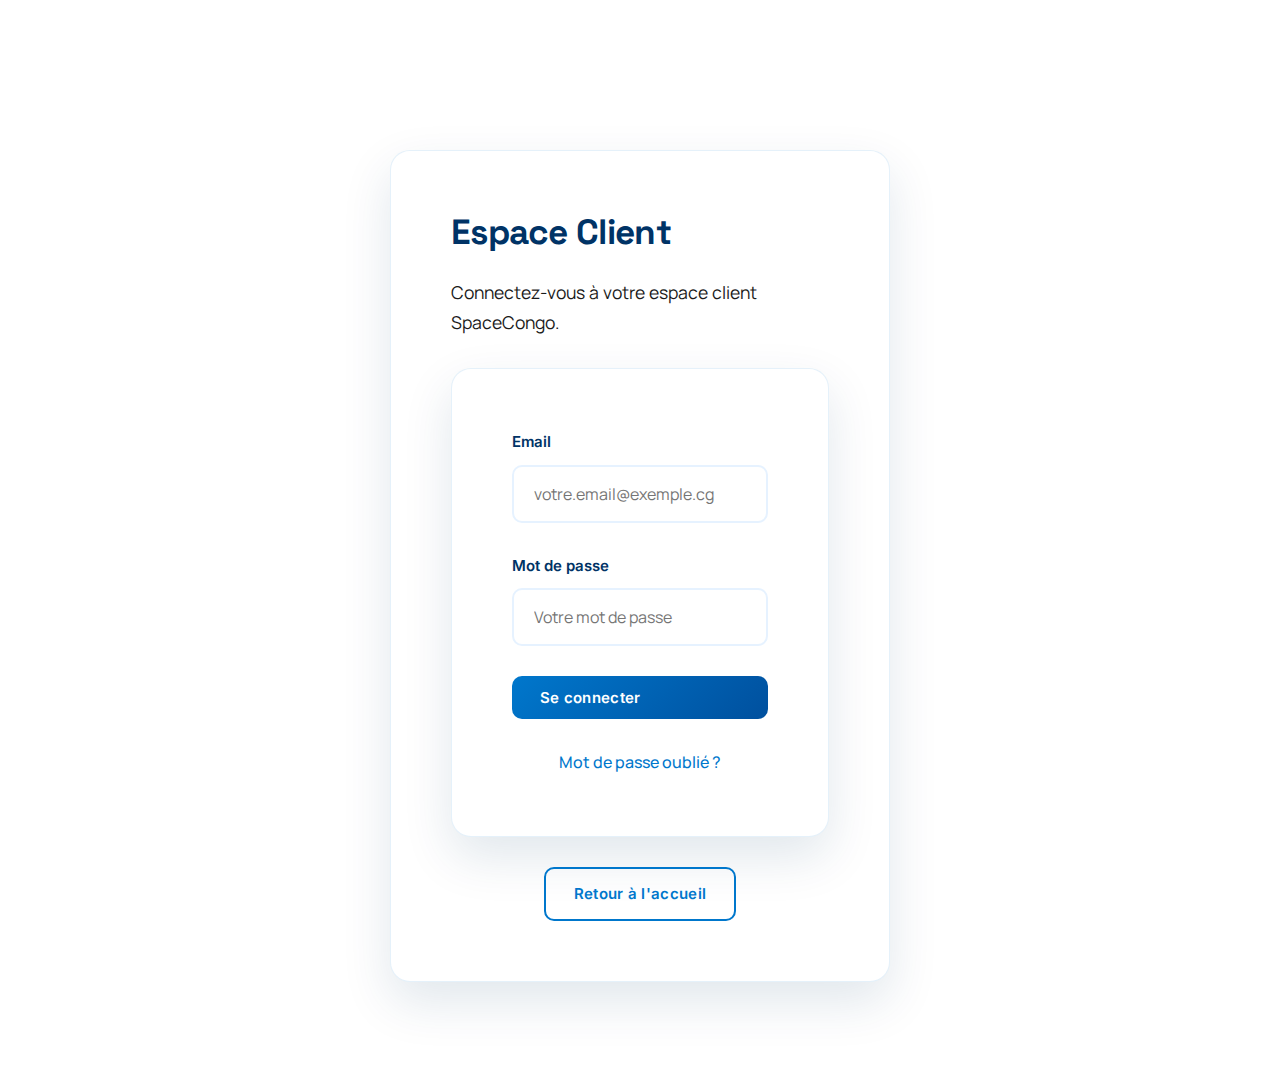
<file: P7login.html>
<!DOCTYPE html>
<html lang="fr">
<head>
    <meta charset="UTF-8">
    <meta name="viewport" content="width=device-width, initial-scale=1.0">
    <title>Connexion | SpaceCongo</title>
    <link rel="stylesheet" href="style.css">
</head>
<body>
    <div class="page-container" style="display: flex; justify-content: center; align-items: center;">
        <div class="congo-content" style="max-width: 500px;">
            <h2>Espace Client</h2>
            <p>Connectez-vous à votre espace client SpaceCongo.</p>
            
            <div class="contact-form mt-30">
                <form>
                    <div class="form-group">
                        <label for="login_email">Email</label>
                        <input type="email" id="login_email" class="form-control" placeholder="votre.email@exemple.cg">
                    </div>
                    
                    <div class="form-group">
                        <label for="login_password">Mot de passe</label>
                        <input type="password" id="login_password" class="form-control" placeholder="Votre mot de passe">
                    </div>
                    
                    <button type="submit" class="btn btn-primary" style="width: 100%;">
                        Se connecter
                    </button>
                    
                    <div class="mt-30 text-center">
                        <a href="contact.html">Mot de passe oublié ?</a>
                    </div>
                </form>
            </div>
            
            <div class="mt-30 text-center">
                <a href="index.html" class="btn btn-outline">Retour à l'accueil</a>
            </div>
        </div>
    </div>
</body>
</html>
</file>
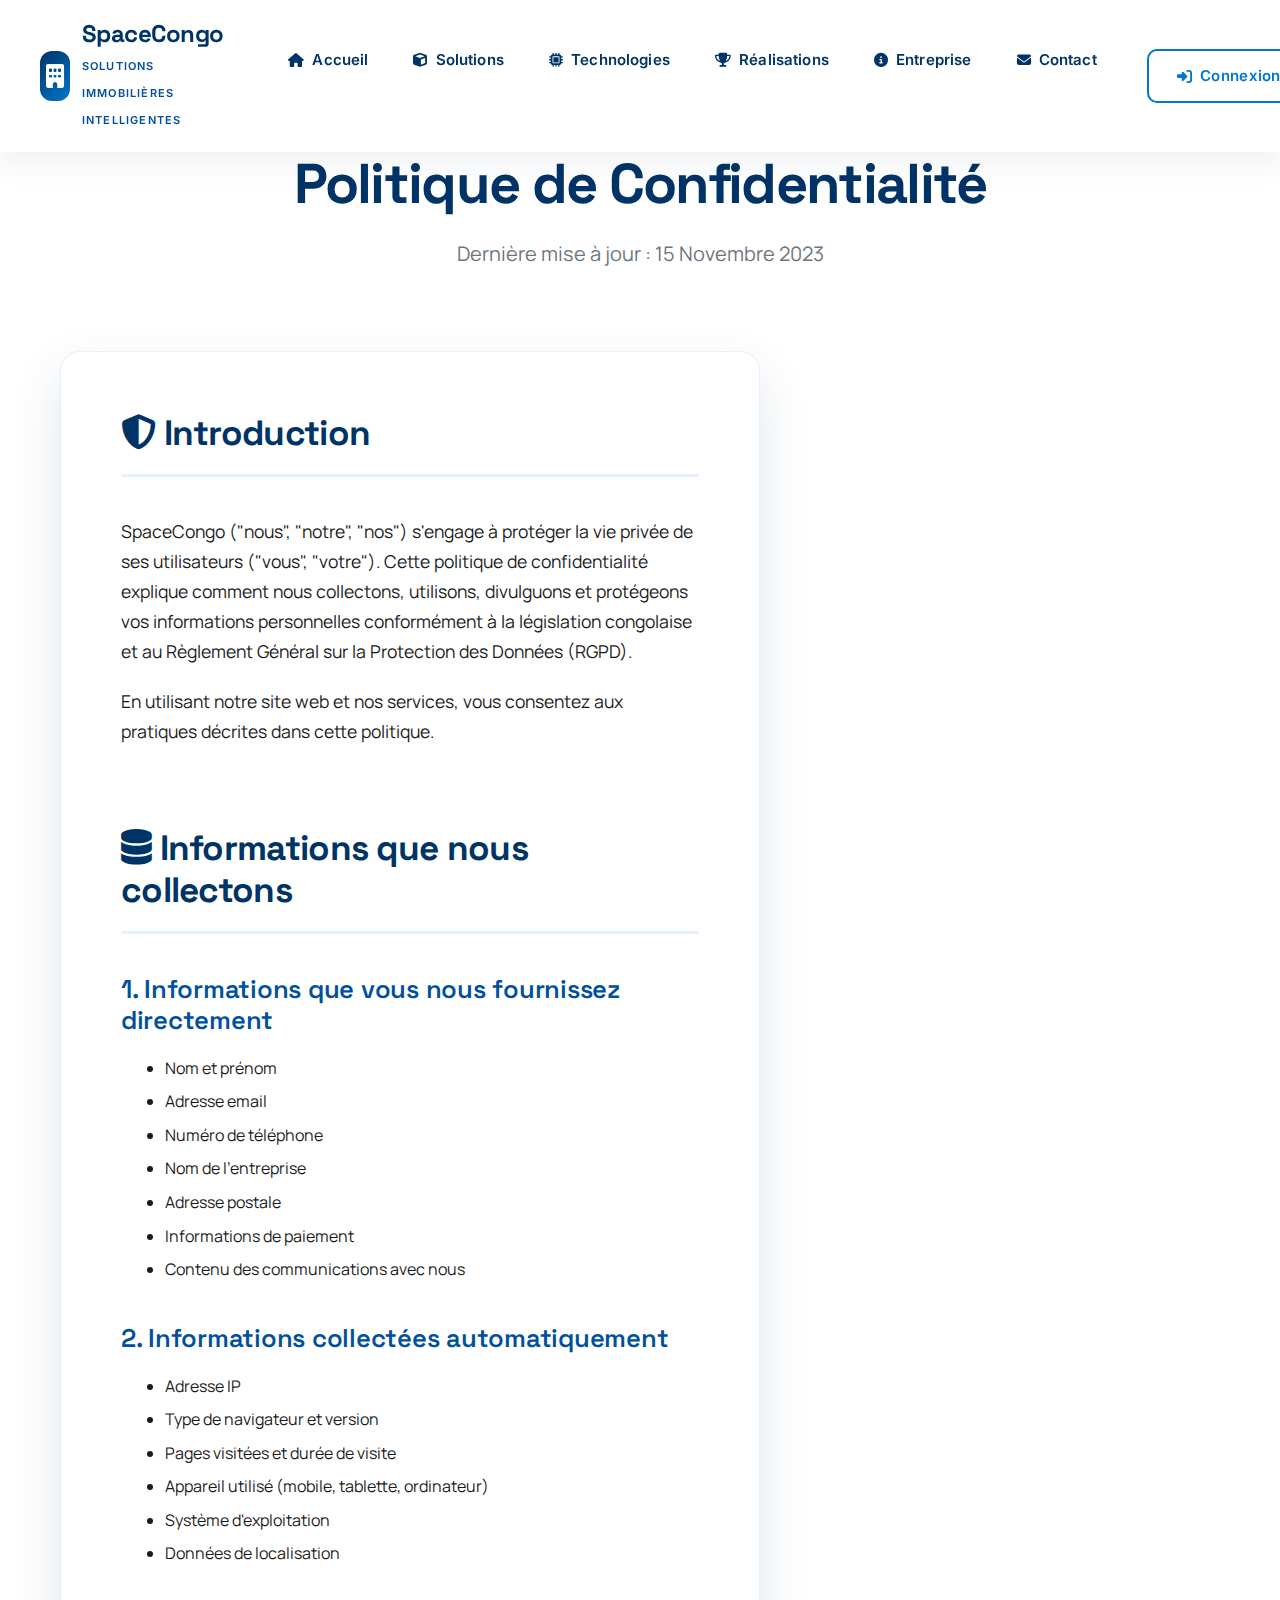
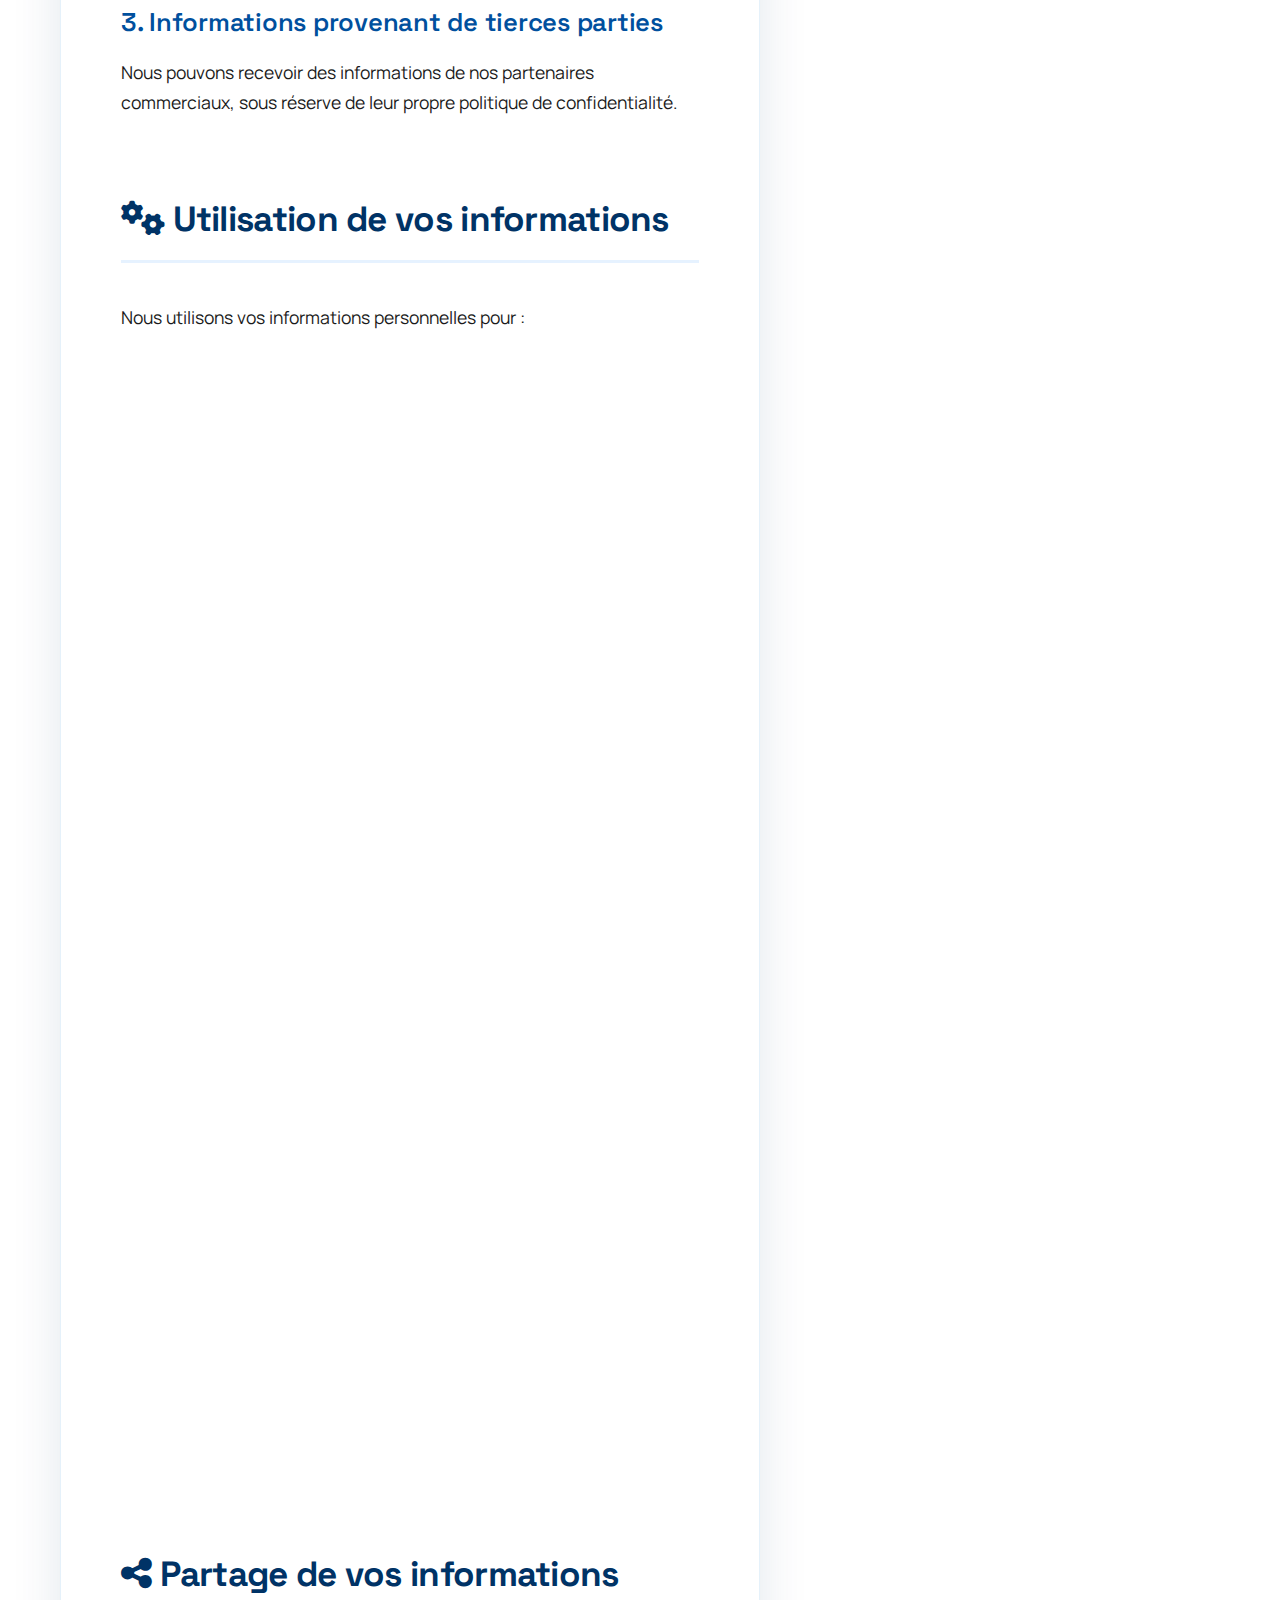
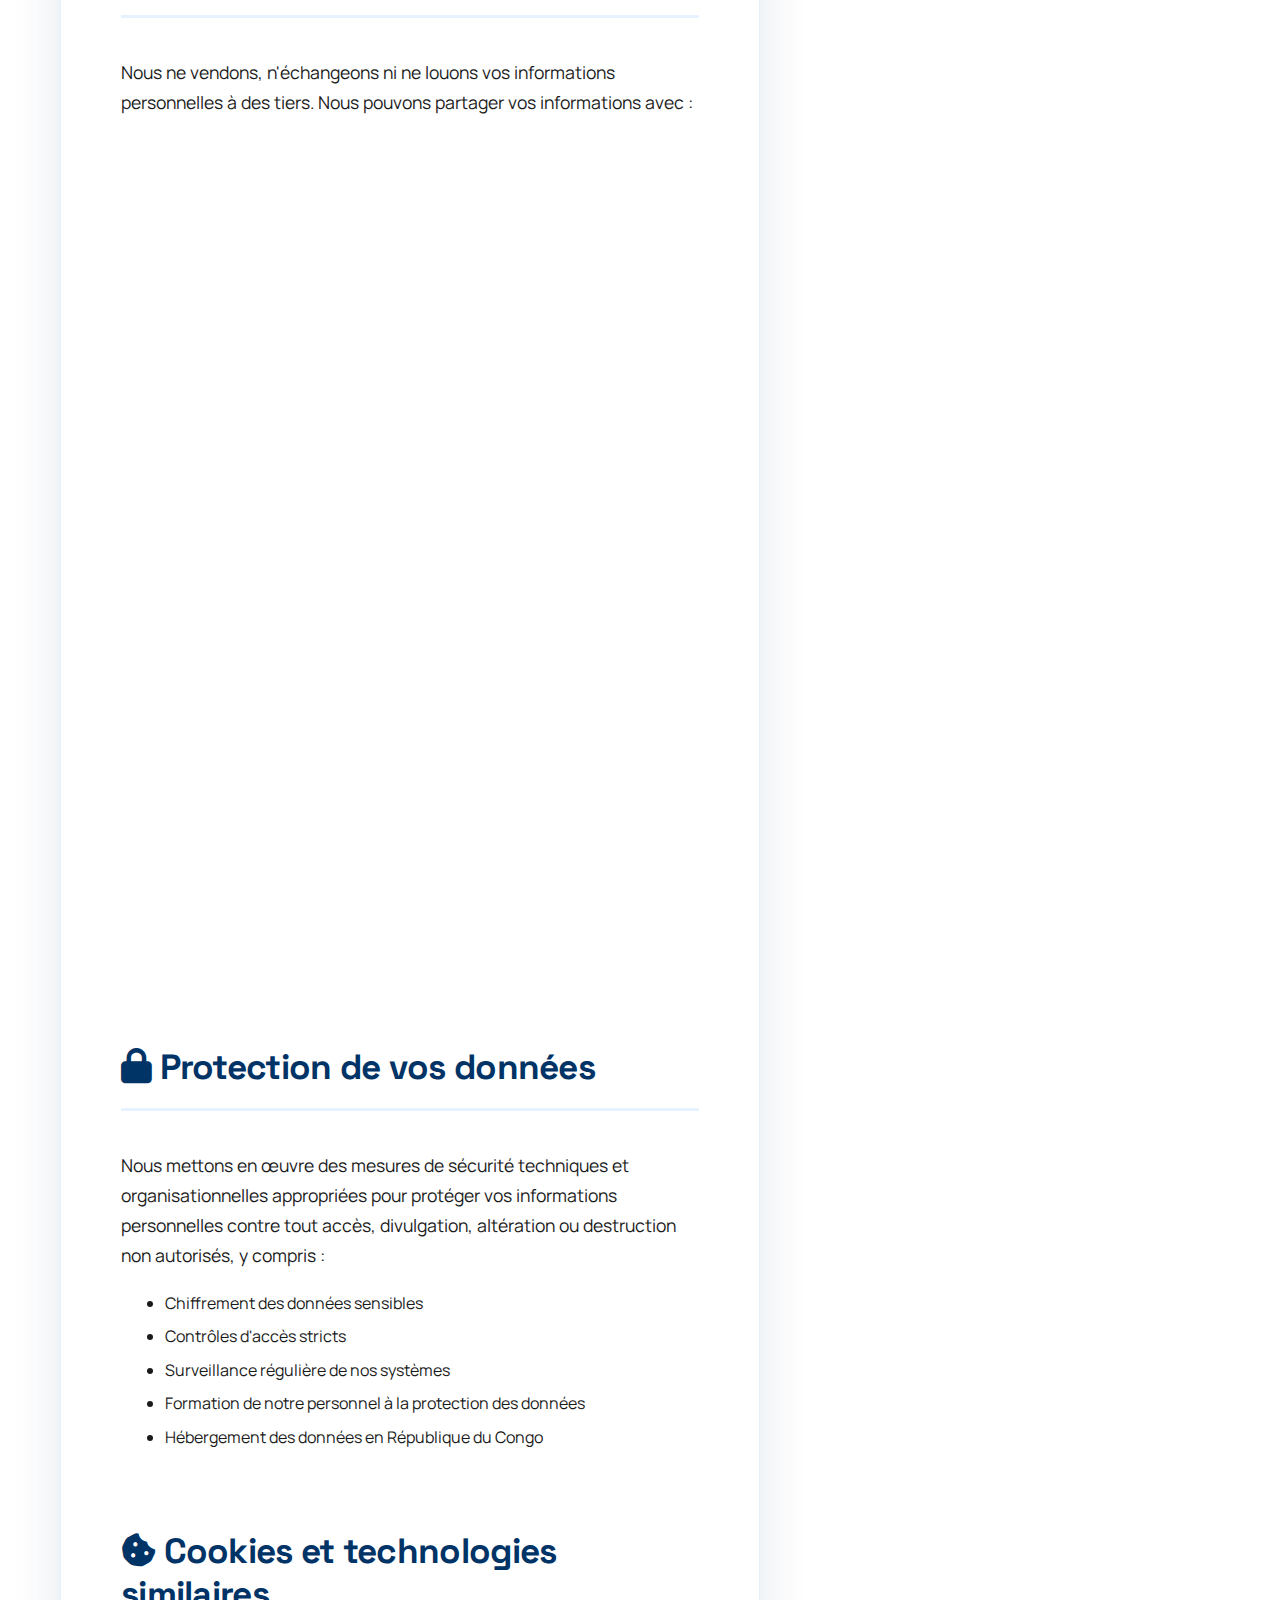
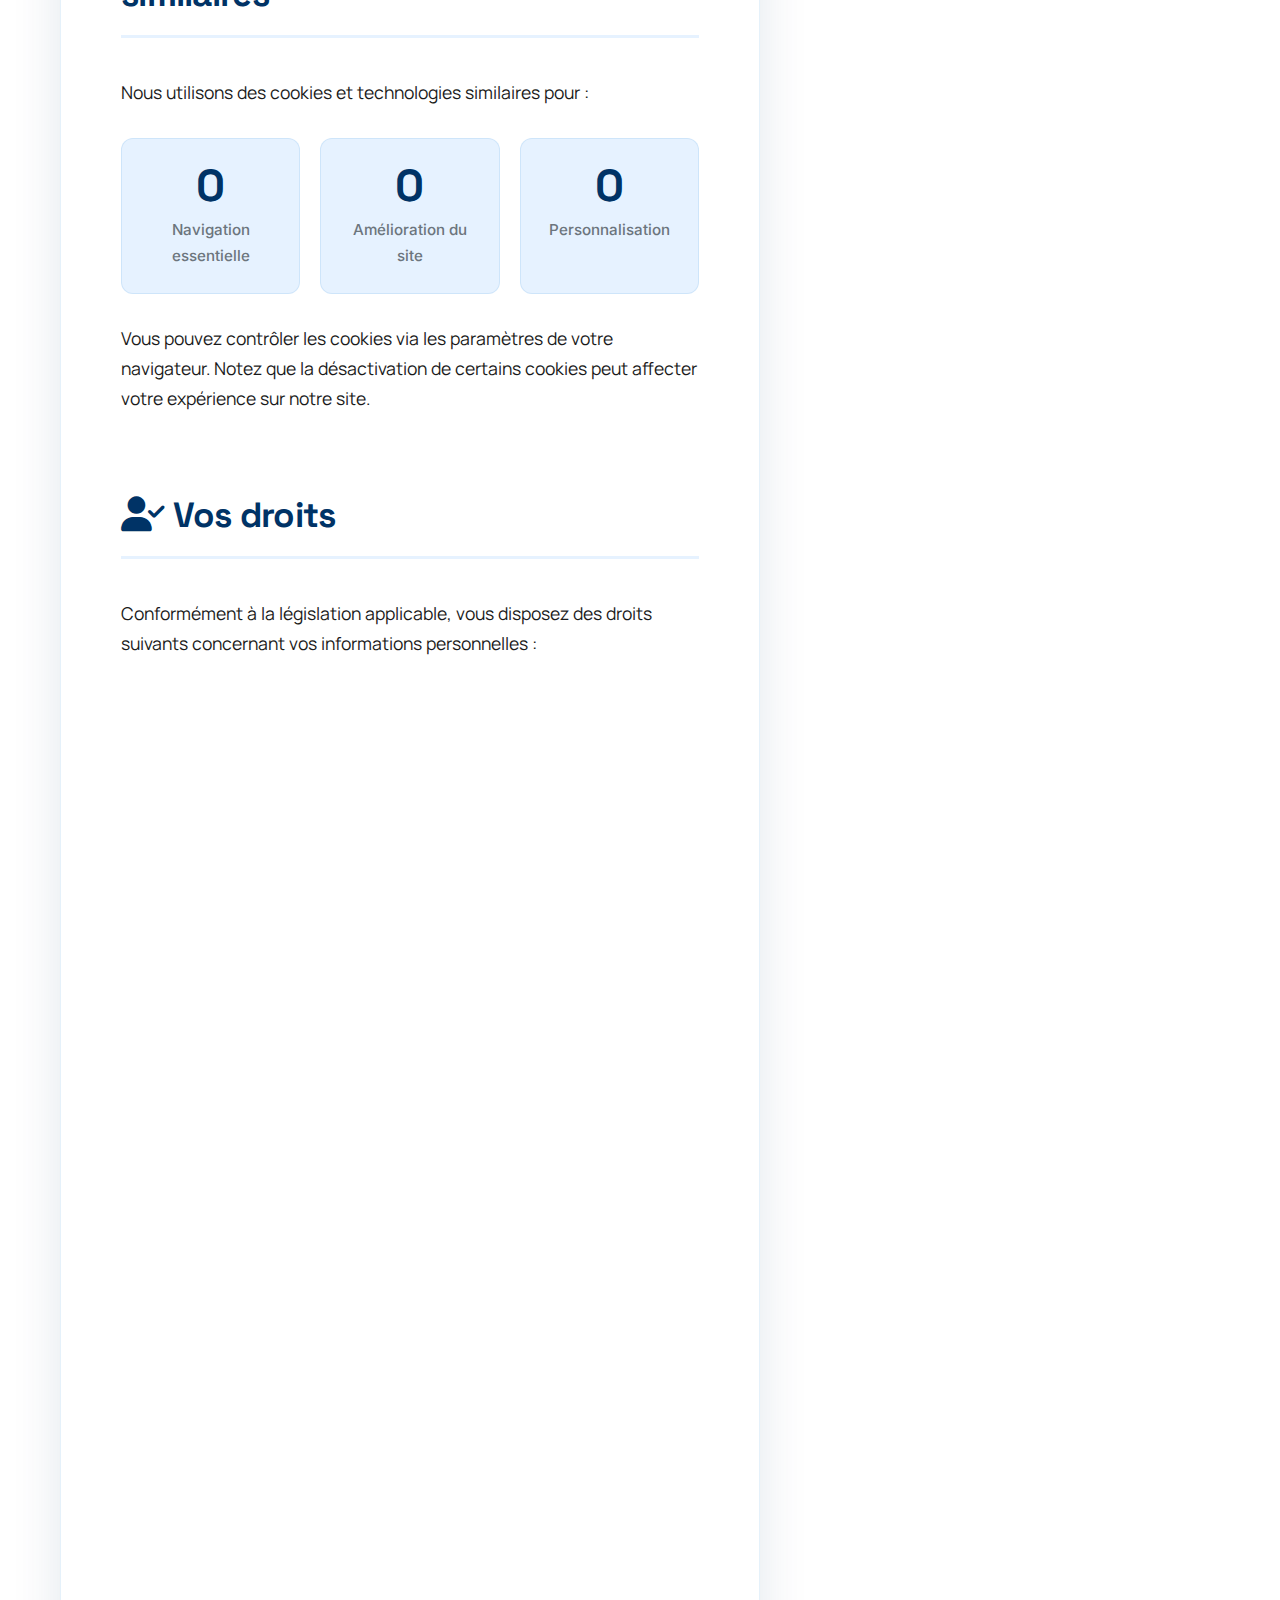
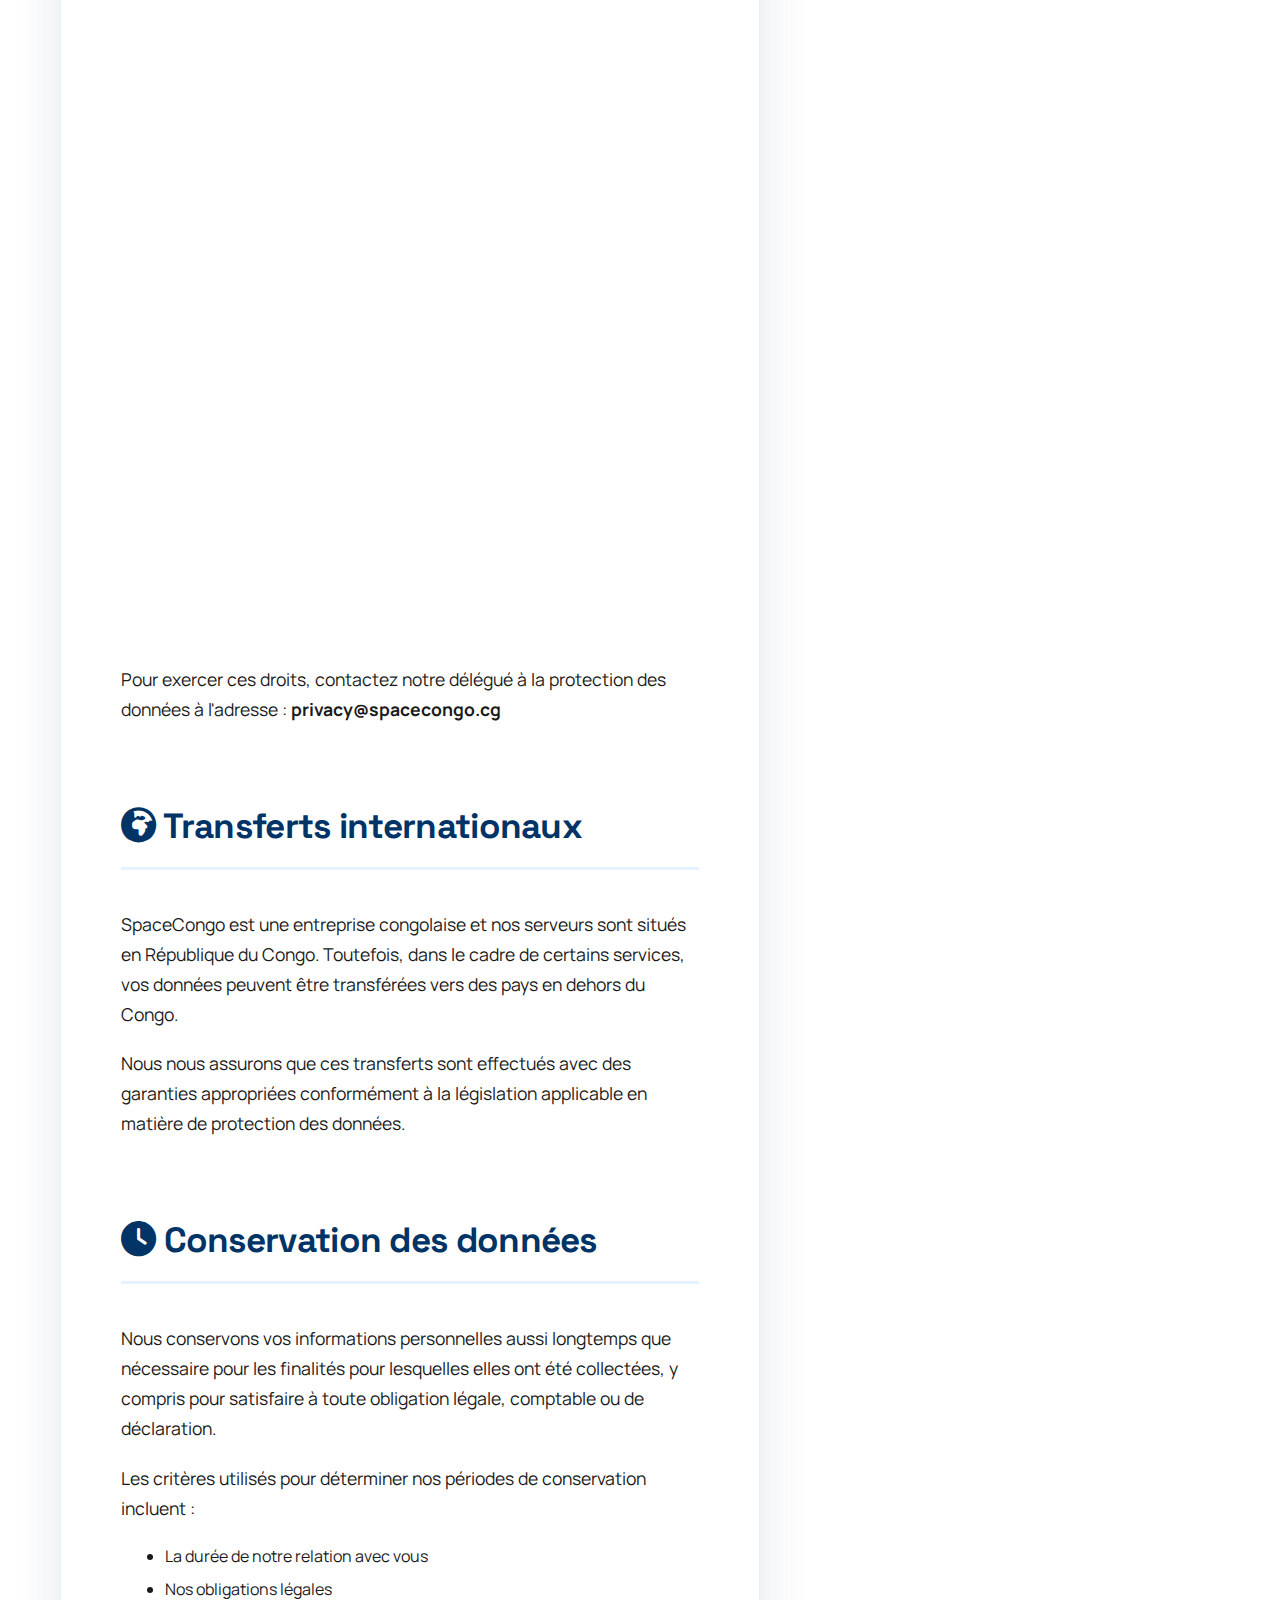
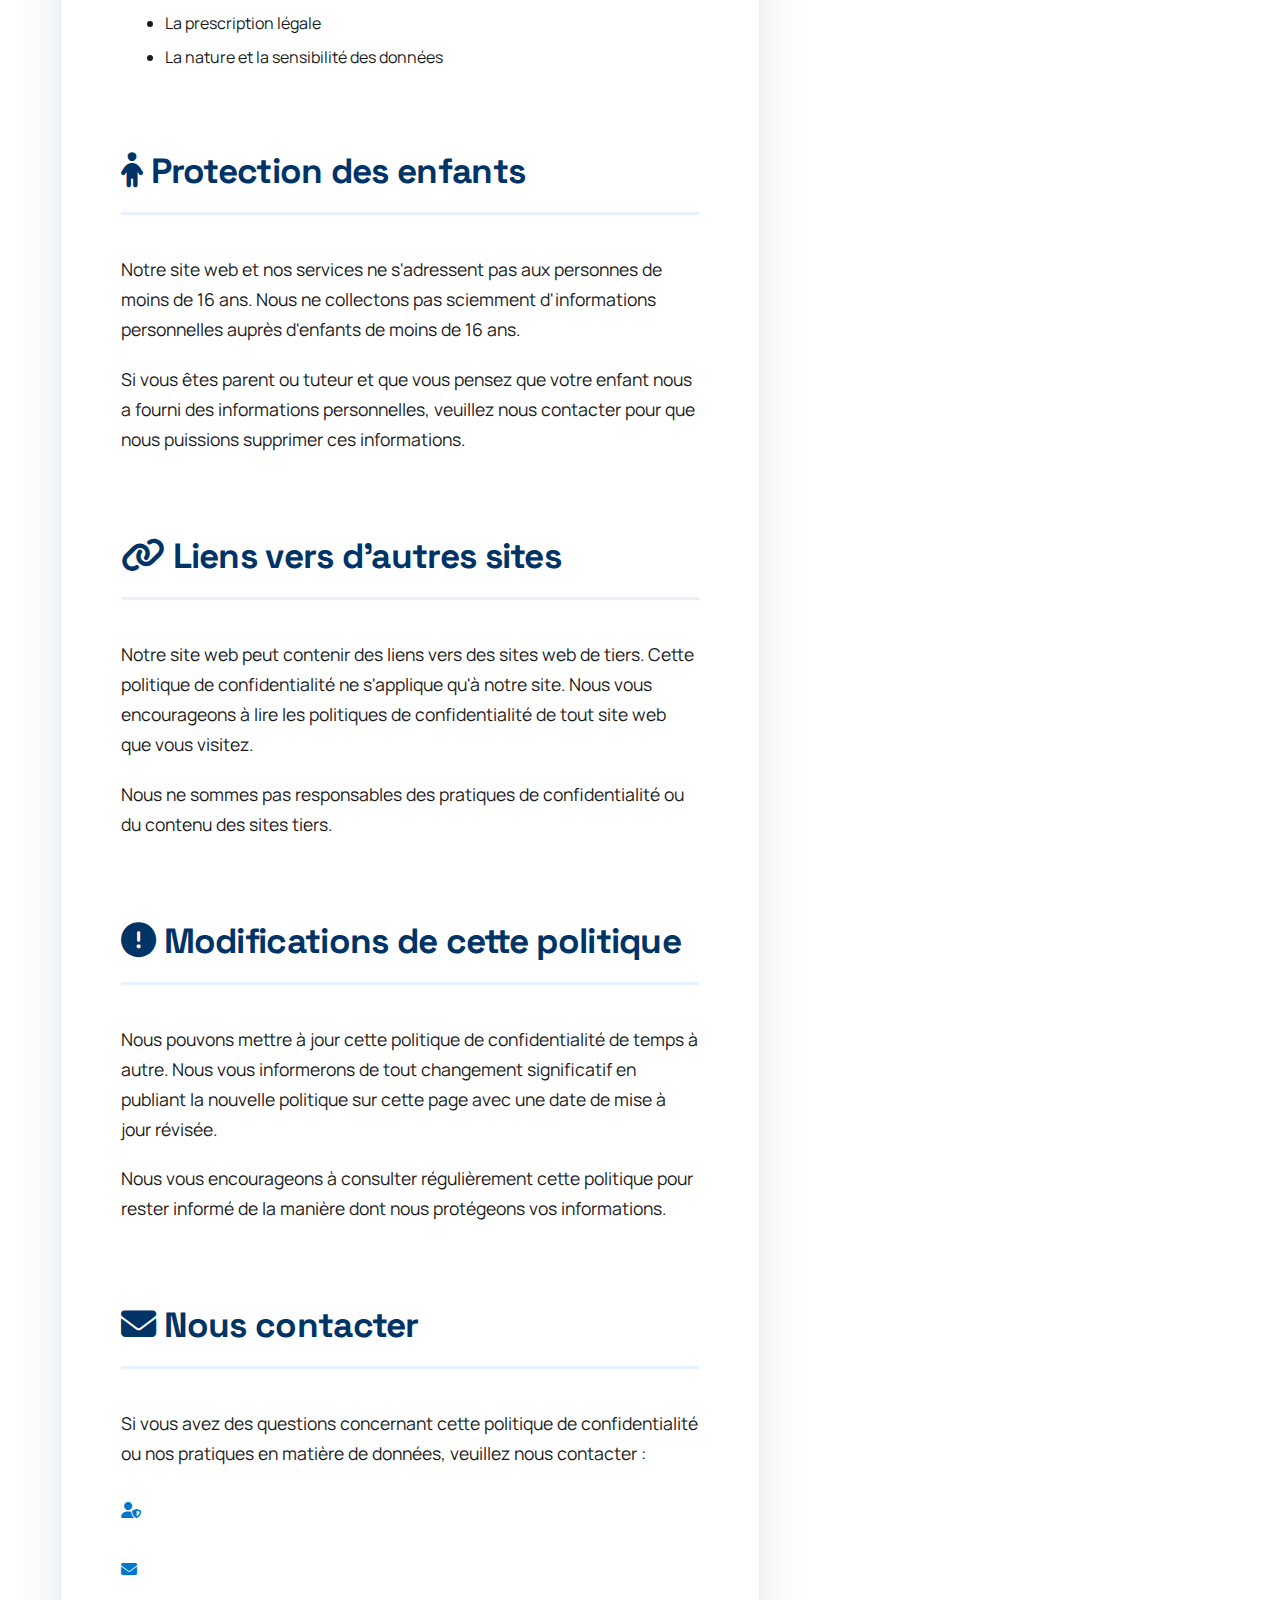
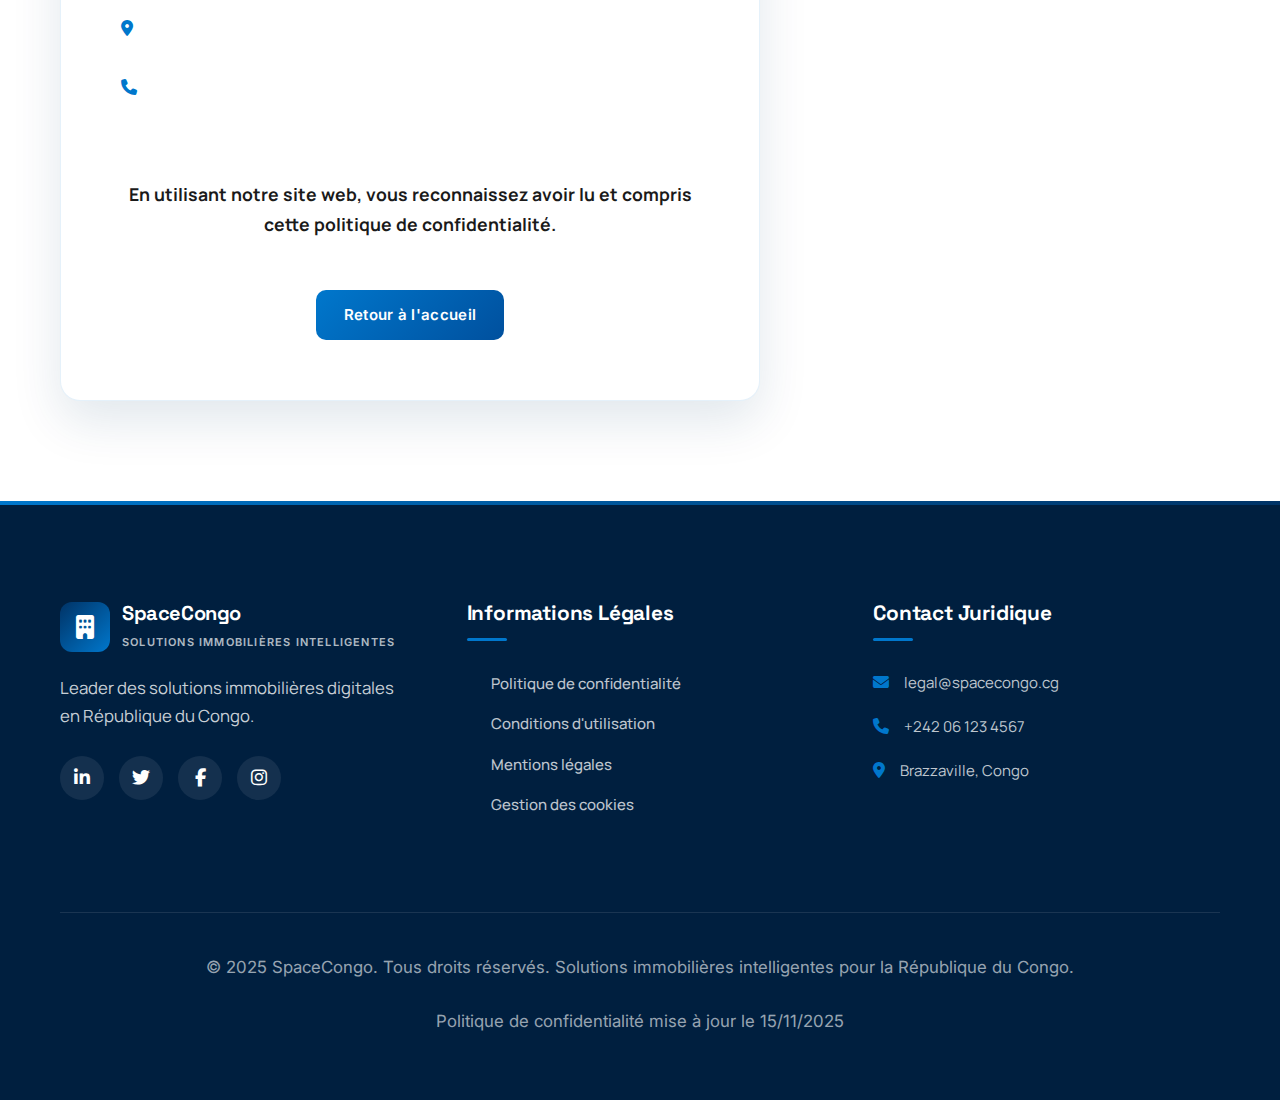
<file: P8resse.html>
<!DOCTYPE html>
<html lang="fr">
<head>
    <meta charset="UTF-8">
    <meta name="viewport" content="width=device-width, initial-scale=1.0">
    <title>Politique de Confidentialité | SpaceCongo</title>
    <link rel="stylesheet" href="https://cdnjs.cloudflare.com/ajax/libs/font-awesome/6.4.0/css/all.min.css">
    <link rel="preconnect" href="https://fonts.googleapis.com">
    <link rel="preconnect" href="https://fonts.gstatic.com" crossorigin>
    <link href="https://fonts.googleapis.com/css2?family=Inter:wght@300;400;500;600;700;800;900&family=Manrope:wght@300;400;500;600;700;800&family=Space+Grotesk:wght@300;400;500;600;700&display=swap" rel="stylesheet">
    <link rel="stylesheet" href="style.css">
</head>
<body>
    <!-- Header -->
    <header id="header">
        <div class="container header-container">
            <a href="index.html" class="logo">
                <div class="logo-icon">
                    <i class="fas fa-building"></i>
                </div>
                <div class="logo-text">
                    <h1>SpaceCongo</h1>
                    <span>SOLUTIONS IMMOBILIÈRES INTELLIGENTES</span>
                </div>
            </a>
            
            <button class="menu-toggle" id="menuToggle">
                <i class="fas fa-bars"></i>
            </button>
            
            <nav class="main-nav" id="mainNav">
                <ul class="nav-menu">
                    <li><a href="index.html"><i class="fas fa-home"></i> Accueil</a></li>
                    
                    <li class="dropdown">
                        <a href="solutions.html"><i class="fas fa-cube"></i> Solutions</a>
                    </li>
                    
                    <li class="dropdown">
                        <a href="technologies.html"><i class="fas fa-microchip"></i> Technologies</a>
                    </li>
                    
                    <li class="dropdown">
                        <a href="realisations.html"><i class="fas fa-trophy"></i> Réalisations</a>
                    </li>
                    
                    <li class="dropdown">
                        <a href="entreprise.html"><i class="fas fa-info-circle"></i> Entreprise</a>
                    </li>
                    
                    <li><a href="contact.html"><i class="fas fa-envelope"></i> Contact</a></li>
                </ul>
                
                <div class="header-actions">
                    <a href="login.html" class="btn btn-outline"><i class="fas fa-sign-in-alt"></i> Connexion</a>
                    <a href="contact.html#demande" class="btn btn-primary"><i class="fas fa-paper-plane"></i> Demander un devis</a>
                </div>
            </nav>
        </div>
    </header>

    <!-- Page Content -->
    <main class="page-container">
        <div class="container">
            <div class="page-title">
                <h1>Politique de Confidentialité</h1>
                <p>Dernière mise à jour : 15 Novembre 2023</p>
            </div>

            <div class="congo-content">
                <section class="content-section">
                    <h2><i class="fas fa-shield-alt"></i> Introduction</h2>
                    <p>SpaceCongo ("nous", "notre", "nos") s'engage à protéger la vie privée de ses utilisateurs ("vous", "votre"). Cette politique de confidentialité explique comment nous collectons, utilisons, divulguons et protégeons vos informations personnelles conformément à la législation congolaise et au Règlement Général sur la Protection des Données (RGPD).</p>
                    
                    <p>En utilisant notre site web et nos services, vous consentez aux pratiques décrites dans cette politique.</p>
                </section>

                <section class="content-section">
                    <h2><i class="fas fa-database"></i> Informations que nous collectons</h2>
                    
                    <h3>1. Informations que vous nous fournissez directement</h3>
                    <ul style="margin-left: 20px; margin-bottom: 20px;">
                        <li>Nom et prénom</li>
                        <li>Adresse email</li>
                        <li>Numéro de téléphone</li>
                        <li>Nom de l'entreprise</li>
                        <li>Adresse postale</li>
                        <li>Informations de paiement</li>
                        <li>Contenu des communications avec nous</li>
                    </ul>
                    
                    <h3>2. Informations collectées automatiquement</h3>
                    <ul style="margin-left: 20px; margin-bottom: 20px;">
                        <li>Adresse IP</li>
                        <li>Type de navigateur et version</li>
                        <li>Pages visitées et durée de visite</li>
                        <li>Appareil utilisé (mobile, tablette, ordinateur)</li>
                        <li>Système d'exploitation</li>
                        <li>Données de localisation</li>
                    </ul>
                    
                    <h3>3. Informations provenant de tierces parties</h3>
                    <p>Nous pouvons recevoir des informations de nos partenaires commerciaux, sous réserve de leur propre politique de confidentialité.</p>
                </section>

                <section class="content-section">
                    <h2><i class="fas fa-cogs"></i> Utilisation de vos informations</h2>
                    <p>Nous utilisons vos informations personnelles pour :</p>
                    
                    <div class="features-grid mt-30">
                        <div class="feature-card">
                            <h3>Fournir nos services</h3>
                            <p>Exécuter nos contrats et fournir nos solutions immobilières intelligentes.</p>
                        </div>
                        
                        <div class="feature-card">
                            <h3>Communication</h3>
                            <p>Vous contacter concernant nos services, mises à jour et offres spéciales.</p>
                        </div>
                        
                        <div class="feature-card">
                            <h3>Amélioration</h3>
                            <p>Améliorer nos services, site web et expérience utilisateur.</p>
                        </div>
                        
                        <div class="feature-card">
                            <h3>Conformité</h3>
                            <p>Respecter nos obligations légales et réglementaires.</p>
                        </div>
                    </div>
                </section>

                <section class="content-section">
                    <h2><i class="fas fa-share-alt"></i> Partage de vos informations</h2>
                    <p>Nous ne vendons, n'échangeons ni ne louons vos informations personnelles à des tiers. Nous pouvons partager vos informations avec :</p>
                    
                    <div class="services-grid mt-30">
                        <div class="service-card">
                            <h3>Prestataires de services</h3>
                            <p>Sociétés qui nous aident à fournir nos services (hébergement, paiement, support).</p>
                        </div>
                        
                        <div class="service-card">
                            <h3>Partenaires commerciaux</h3>
                            <p>Uniquement avec votre consentement pour des offres conjointes.</p>
                        </div>
                        
                        <div class="service-card">
                            <h3>Autorités légales</h3>
                            <p>Lorsque requis par la loi ou pour protéger nos droits.</p>
                        </div>
                    </div>
                </section>

                <section class="content-section">
                    <h2><i class="fas fa-lock"></i> Protection de vos données</h2>
                    <p>Nous mettons en œuvre des mesures de sécurité techniques et organisationnelles appropriées pour protéger vos informations personnelles contre tout accès, divulgation, altération ou destruction non autorisés, y compris :</p>
                    
                    <ul style="margin-left: 20px; margin-top: 20px;">
                        <li>Chiffrement des données sensibles</li>
                        <li>Contrôles d'accès stricts</li>
                        <li>Surveillance régulière de nos systèmes</li>
                        <li>Formation de notre personnel à la protection des données</li>
                        <li>Hébergement des données en République du Congo</li>
                    </ul>
                </section>

                <section class="content-section">
                    <h2><i class="fas fa-cookie-bite"></i> Cookies et technologies similaires</h2>
                    <p>Nous utilisons des cookies et technologies similaires pour :</p>
                    
                    <div class="congo-stats mt-30">
                        <div class="stat">
                            <div class="stat-value">Fonctionnels</div>
                            <div class="stat-label">Navigation essentielle</div>
                        </div>
                        <div class="stat">
                            <div class="stat-value">Analytiques</div>
                            <div class="stat-label">Amélioration du site</div>
                        </div>
                        <div class="stat">
                            <div class="stat-value">Marketing</div>
                            <div class="stat-label">Personnalisation</div>
                        </div>
                    </div>
                    
                    <p class="mt-30">Vous pouvez contrôler les cookies via les paramètres de votre navigateur. Notez que la désactivation de certains cookies peut affecter votre expérience sur notre site.</p>
                </section>

                <section class="content-section">
                    <h2><i class="fas fa-user-check"></i> Vos droits</h2>
                    <p>Conformément à la législation applicable, vous disposez des droits suivants concernant vos informations personnelles :</p>
                    
                    <div class="services-grid mt-30">
                        <div class="service-card">
                            <h3>Droit d'accès</h3>
                            <p>Demander une copie de vos informations personnelles.</p>
                        </div>
                        
                        <div class="service-card">
                            <h3>Droit de rectification</h3>
                            <p>Corriger des informations inexactes ou incomplètes.</p>
                        </div>
                        
                        <div class="service-card">
                            <h3>Droit à l'effacement</h3>
                            <p>Demander la suppression de vos informations.</p>
                        </div>
                        
                        <div class="service-card">
                            <h3>Droit à la limitation</h3>
                            <p>Restreindre le traitement de vos informations.</p>
                        </div>
                        
                        <div class="service-card">
                            <h3>Droit d'opposition</h3>
                            <p>Vous opposer au traitement de vos informations.</p>
                        </div>
                        
                        <div class="service-card">
                            <h3>Droit à la portabilité</h3>
                            <p>Recevoir vos informations dans un format structuré.</p>
                        </div>
                    </div>
                    
                    <p class="mt-30">Pour exercer ces droits, contactez notre délégué à la protection des données à l'adresse : <strong>privacy@spacecongo.cg</strong></p>
                </section>

                <section class="content-section">
                    <h2><i class="fas fa-globe-africa"></i> Transferts internationaux</h2>
                    <p>SpaceCongo est une entreprise congolaise et nos serveurs sont situés en République du Congo. Toutefois, dans le cadre de certains services, vos données peuvent être transférées vers des pays en dehors du Congo.</p>
                    
                    <p>Nous nous assurons que ces transferts sont effectués avec des garanties appropriées conformément à la législation applicable en matière de protection des données.</p>
                </section>

                <section class="content-section">
                    <h2><i class="fas fa-clock"></i> Conservation des données</h2>
                    <p>Nous conservons vos informations personnelles aussi longtemps que nécessaire pour les finalités pour lesquelles elles ont été collectées, y compris pour satisfaire à toute obligation légale, comptable ou de déclaration.</p>
                    
                    <p>Les critères utilisés pour déterminer nos périodes de conservation incluent :</p>
                    <ul style="margin-left: 20px; margin-top: 20px;">
                        <li>La durée de notre relation avec vous</li>
                        <li>Nos obligations légales</li>
                        <li>La prescription légale</li>
                        <li>La nature et la sensibilité des données</li>
                    </ul>
                </section>

                <section class="content-section">
                    <h2><i class="fas fa-child"></i> Protection des enfants</h2>
                    <p>Notre site web et nos services ne s'adressent pas aux personnes de moins de 16 ans. Nous ne collectons pas sciemment d'informations personnelles auprès d'enfants de moins de 16 ans.</p>
                    
                    <p>Si vous êtes parent ou tuteur et que vous pensez que votre enfant nous a fourni des informations personnelles, veuillez nous contacter pour que nous puissions supprimer ces informations.</p>
                </section>

                <section class="content-section">
                    <h2><i class="fas fa-link"></i> Liens vers d'autres sites</h2>
                    <p>Notre site web peut contenir des liens vers des sites web de tiers. Cette politique de confidentialité ne s'applique qu'à notre site. Nous vous encourageons à lire les politiques de confidentialité de tout site web que vous visitez.</p>
                    
                    <p>Nous ne sommes pas responsables des pratiques de confidentialité ou du contenu des sites tiers.</p>
                </section>

                <section class="content-section">
                    <h2><i class="fas fa-exclamation-circle"></i> Modifications de cette politique</h2>
                    <p>Nous pouvons mettre à jour cette politique de confidentialité de temps à autre. Nous vous informerons de tout changement significatif en publiant la nouvelle politique sur cette page avec une date de mise à jour révisée.</p>
                    
                    <p>Nous vous encourageons à consulter régulièrement cette politique pour rester informé de la manière dont nous protégeons vos informations.</p>
                </section>

                <section class="content-section">
                    <h2><i class="fas fa-envelope"></i> Nous contacter</h2>
                    <p>Si vous avez des questions concernant cette politique de confidentialité ou nos pratiques en matière de données, veuillez nous contacter :</p>
                    
                    <div class="contact-info mt-30" style="color: var(--gray-dark);">
                        <div class="contact-item" style="justify-content: flex-start; margin-bottom: 15px;">
                            <i class="fas fa-user-shield" style="color: var(--accent-blue);"></i>
                            <span><strong>Délégué à la Protection des Données</strong></span>
                        </div>
                        <div class="contact-item" style="justify-content: flex-start; margin-bottom: 15px;">
                            <i class="fas fa-envelope" style="color: var(--accent-blue);"></i>
                            <span>privacy@spacecongo.cg</span>
                        </div>
                        <div class="contact-item" style="justify-content: flex-start; margin-bottom: 15px;">
                            <i class="fas fa-map-marker-alt" style="color: var(--accent-blue);"></i>
                            <span>SpaceCongo - Avenue de la Paix, Brazzaville, République du Congo</span>
                        </div>
                        <div class="contact-item" style="justify-content: flex-start;">
                            <i class="fas fa-phone" style="color: var(--accent-blue);"></i>
                            <span>+242 06 123 4567 (poste 3)</span>
                        </div>
                    </div>
                </section>

                <div class="text-center mt-50">
                    <p><strong>En utilisant notre site web, vous reconnaissez avoir lu et compris cette politique de confidentialité.</strong></p>
                    <a href="index.html" class="btn btn-primary mt-30">Retour à l'accueil</a>
                </div>
            </div>
        </div>
    </main>

    <!-- Footer -->
    <footer>
        <div class="container">
            <div class="footer-grid">
                <div class="footer-column">
                    <a href="index.html" class="logo">
                        <div class="logo-icon">
                            <i class="fas fa-building"></i>
                        </div>
                        <div class="logo-text">
                            <h1 style="color: white; font-size: 20px;">SpaceCongo</h1>
                            <span style="color: rgba(255,255,255,0.7);">SOLUTIONS IMMOBILIÈRES INTELLIGENTES</span>
                        </div>
                    </a>
                    <p style="margin-top: 20px; color: rgba(255,255,255,0.8);">Leader des solutions immobilières digitales en République du Congo.</p>
                    <div class="social-links">
                        <a href="#" class="social-link"><i class="fab fa-linkedin-in"></i></a>
                        <a href="#" class="social-link"><i class="fab fa-twitter"></i></a>
                        <a href="#" class="social-link"><i class="fab fa-facebook-f"></i></a>
                        <a href="#" class="social-link"><i class="fab fa-instagram"></i></a>
                    </div>
                </div>
                
                <div class="footer-column">
                    <h3>Informations Légales</h3>
                    <ul class="footer-links">
                        <li><a href="confidentialite.html" class="active">Politique de confidentialité</a></li>
                        <li><a href="cgu.html">Conditions d'utilisation</a></li>
                        <li><a href="mentions-legales.html">Mentions légales</a></li>
                        <li><a href="cgu.html#cookies">Gestion des cookies</a></li>
                    </ul>
                </div>
                
                <div class="footer-column">
                    <h3>Contact Juridique</h3>
                    <div class="contact-info">
                        <div class="contact-item">
                            <i class="fas fa-envelope"></i>
                            <span>legal@spacecongo.cg</span>
                        </div>
                        <div class="contact-item">
                            <i class="fas fa-phone"></i>
                            <span>+242 06 123 4567</span>
                        </div>
                        <div class="contact-item">
                            <i class="fas fa-map-marker-alt"></i>
                            <span>Brazzaville, Congo</span>
                        </div>
                    </div>
                </div>
            </div>
            
            <div class="copyright">
                <p>&copy; 2025 SpaceCongo. Tous droits réservés. Solutions immobilières intelligentes pour la République du Congo.</p>
                <p style="margin-top: 10px;">Politique de confidentialité mise à jour le 15/11/2025</p>
            </div>
        </div>
    </footer>

    <script src="main.js"></script>
</body>
</html>
</file>
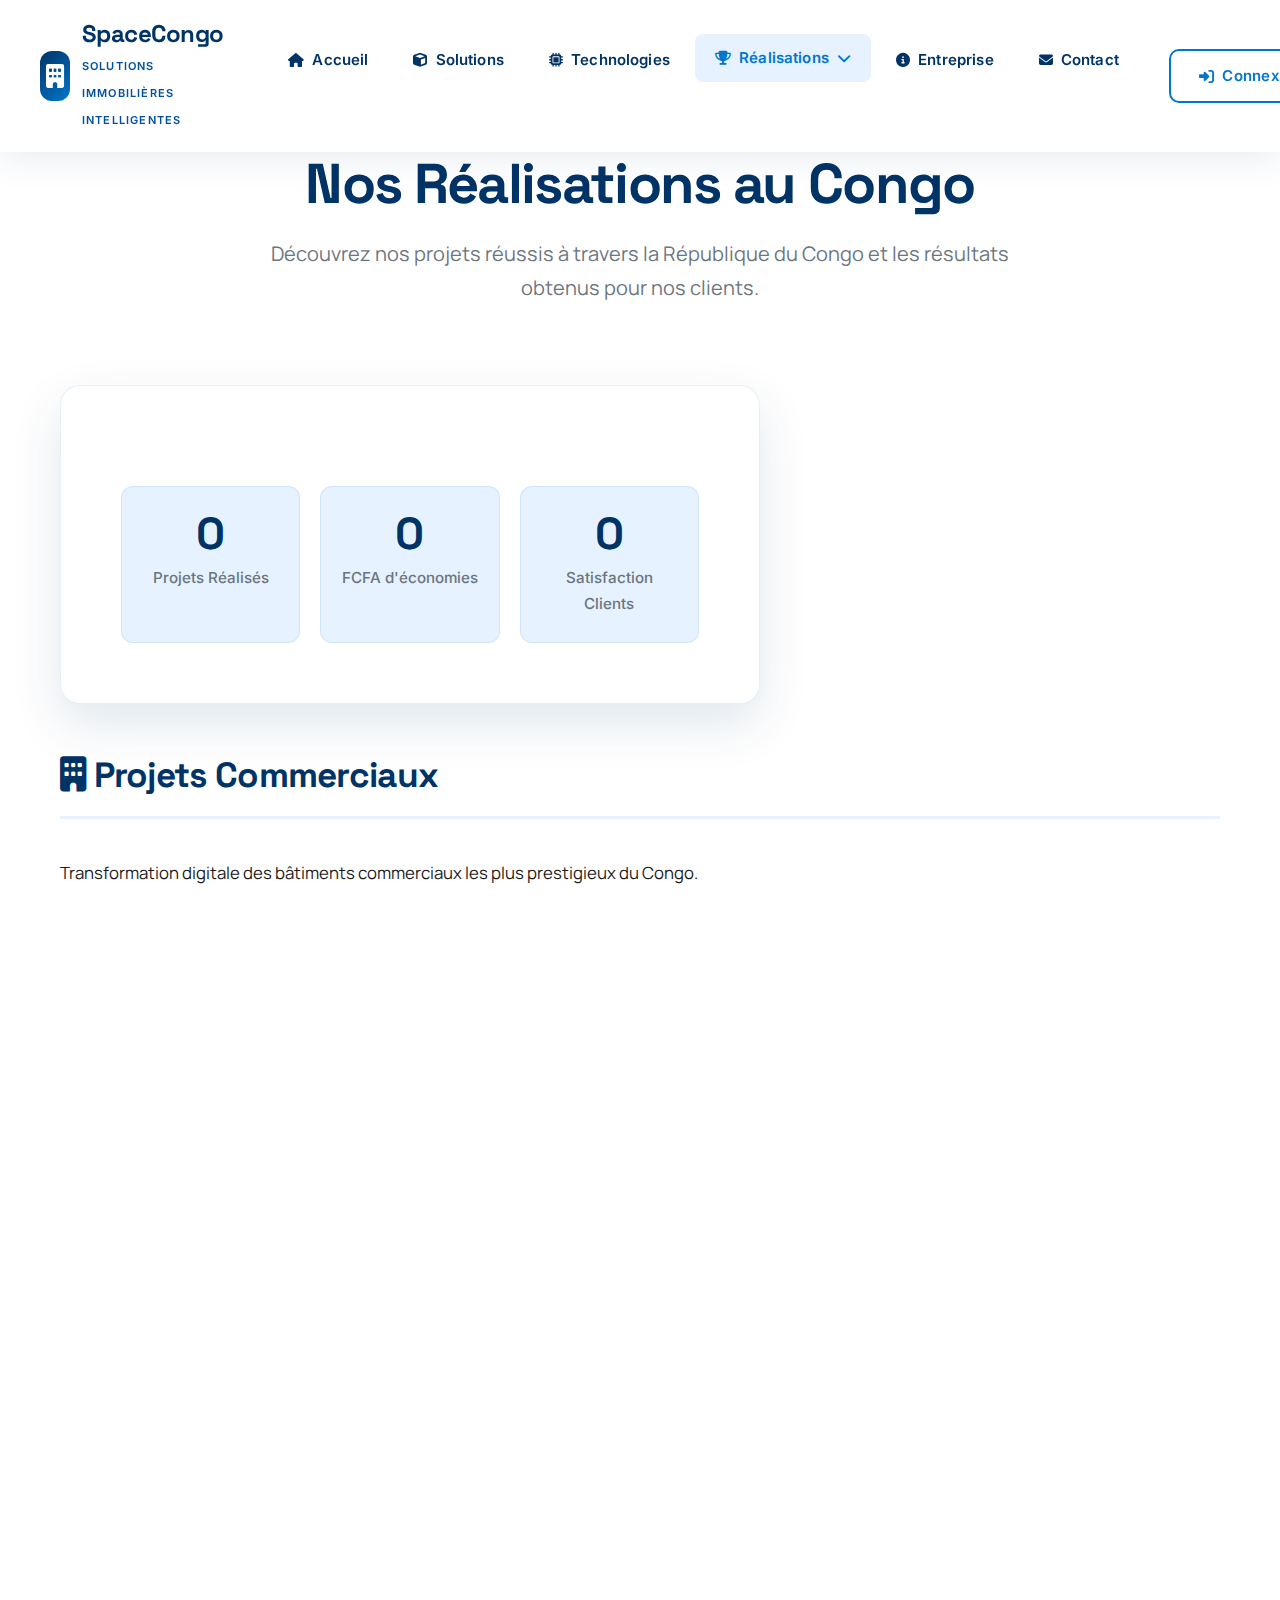
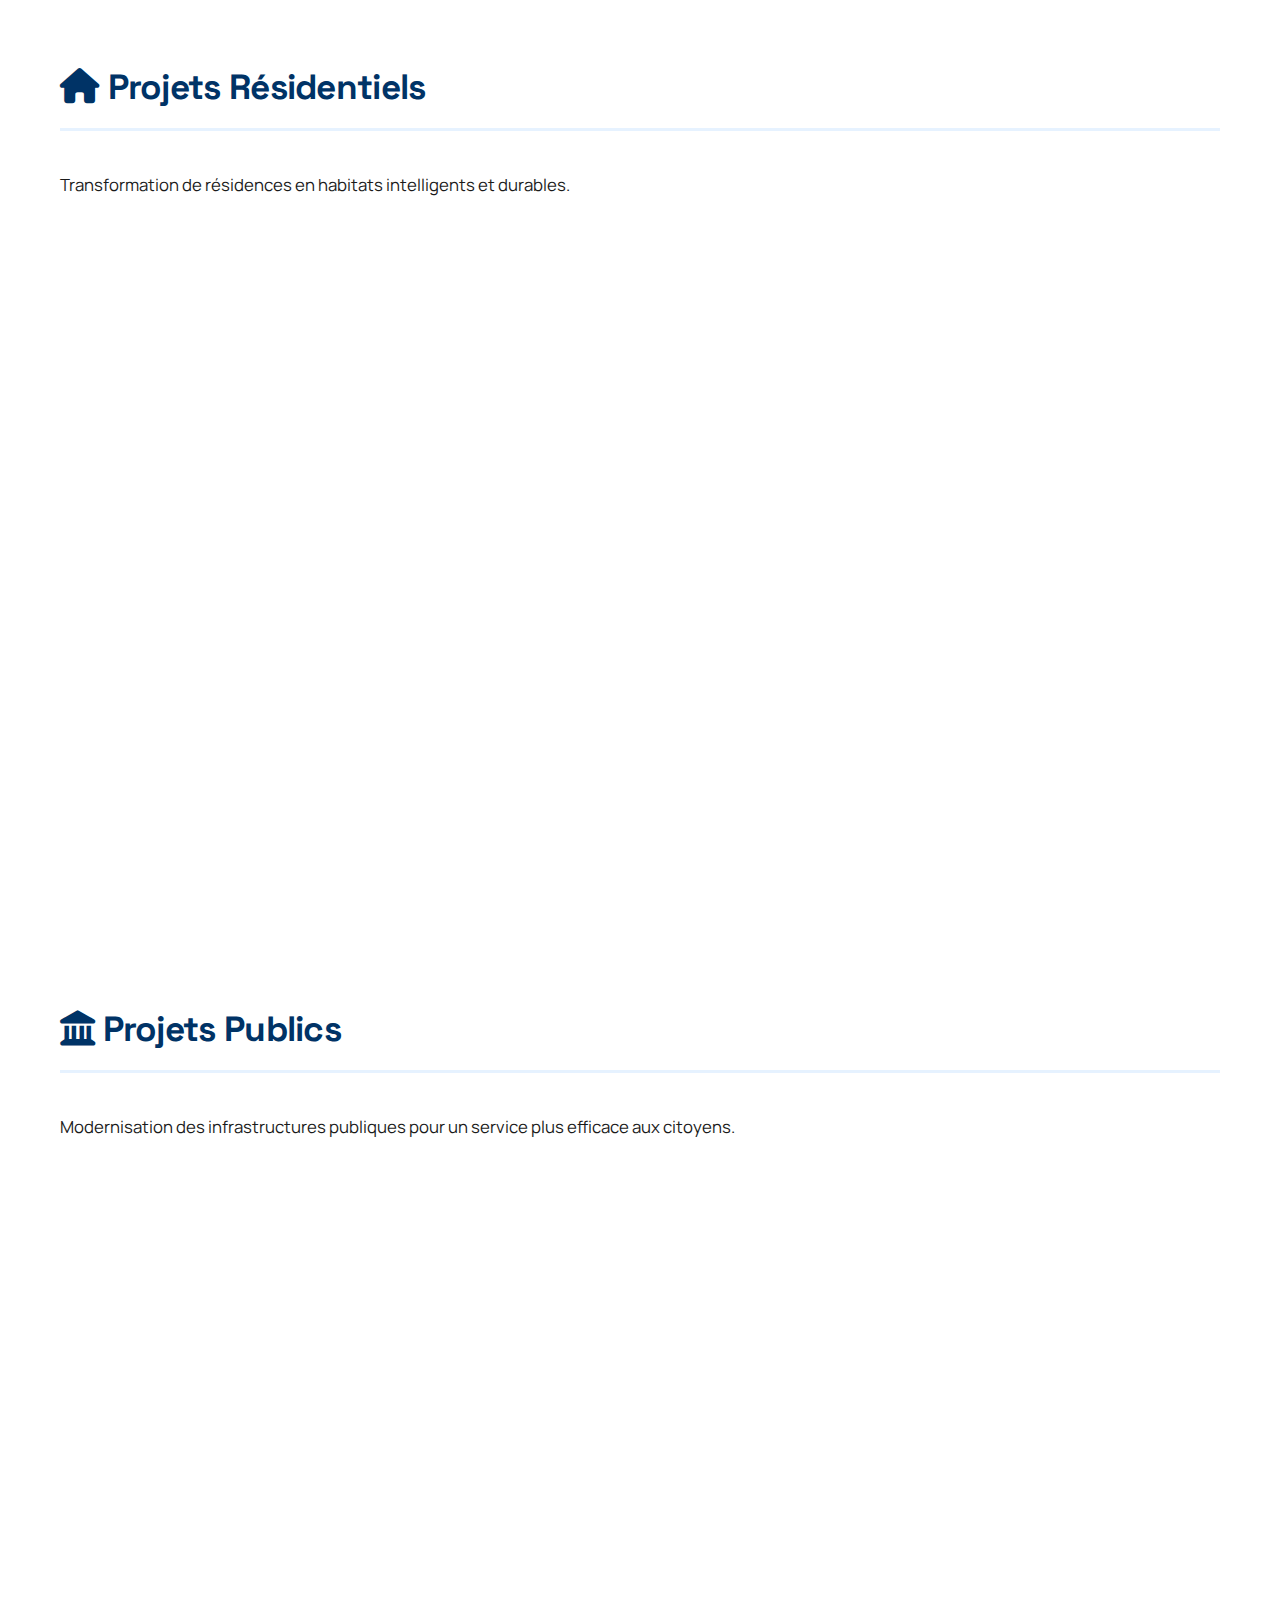
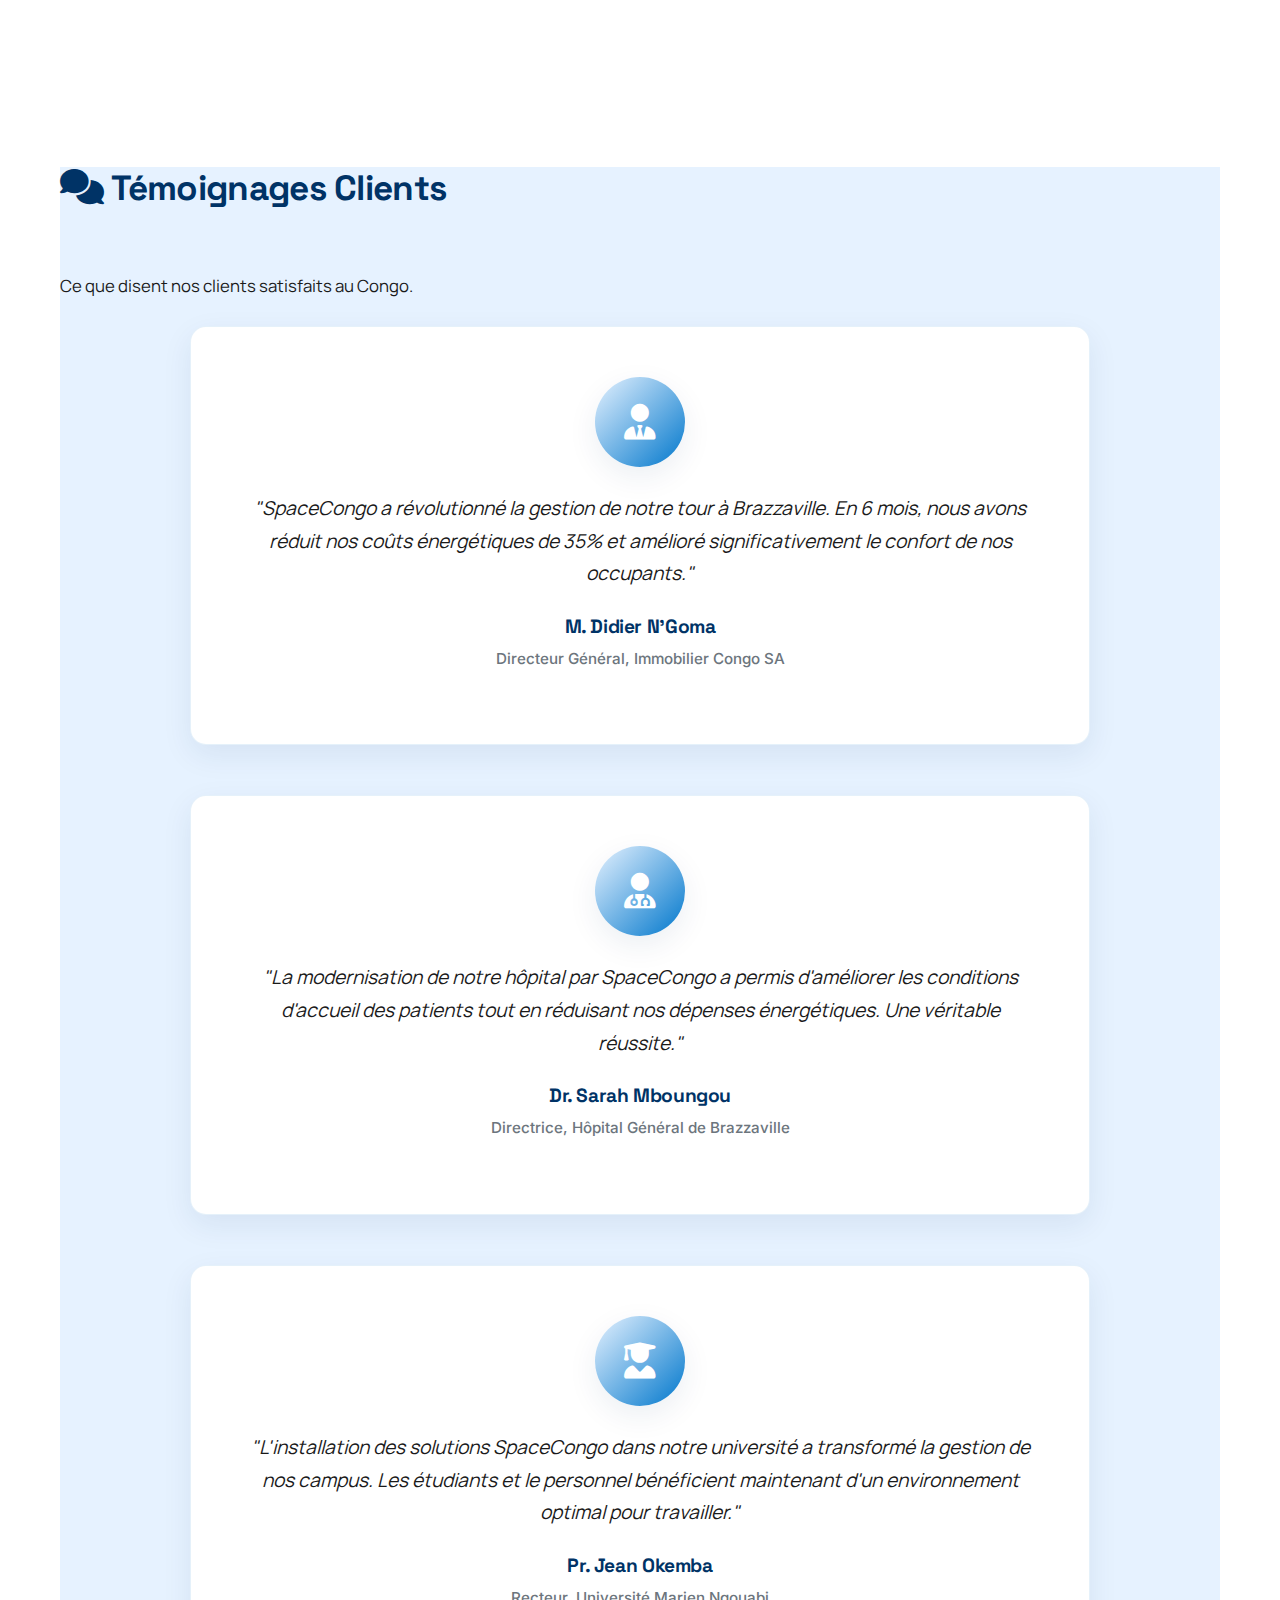
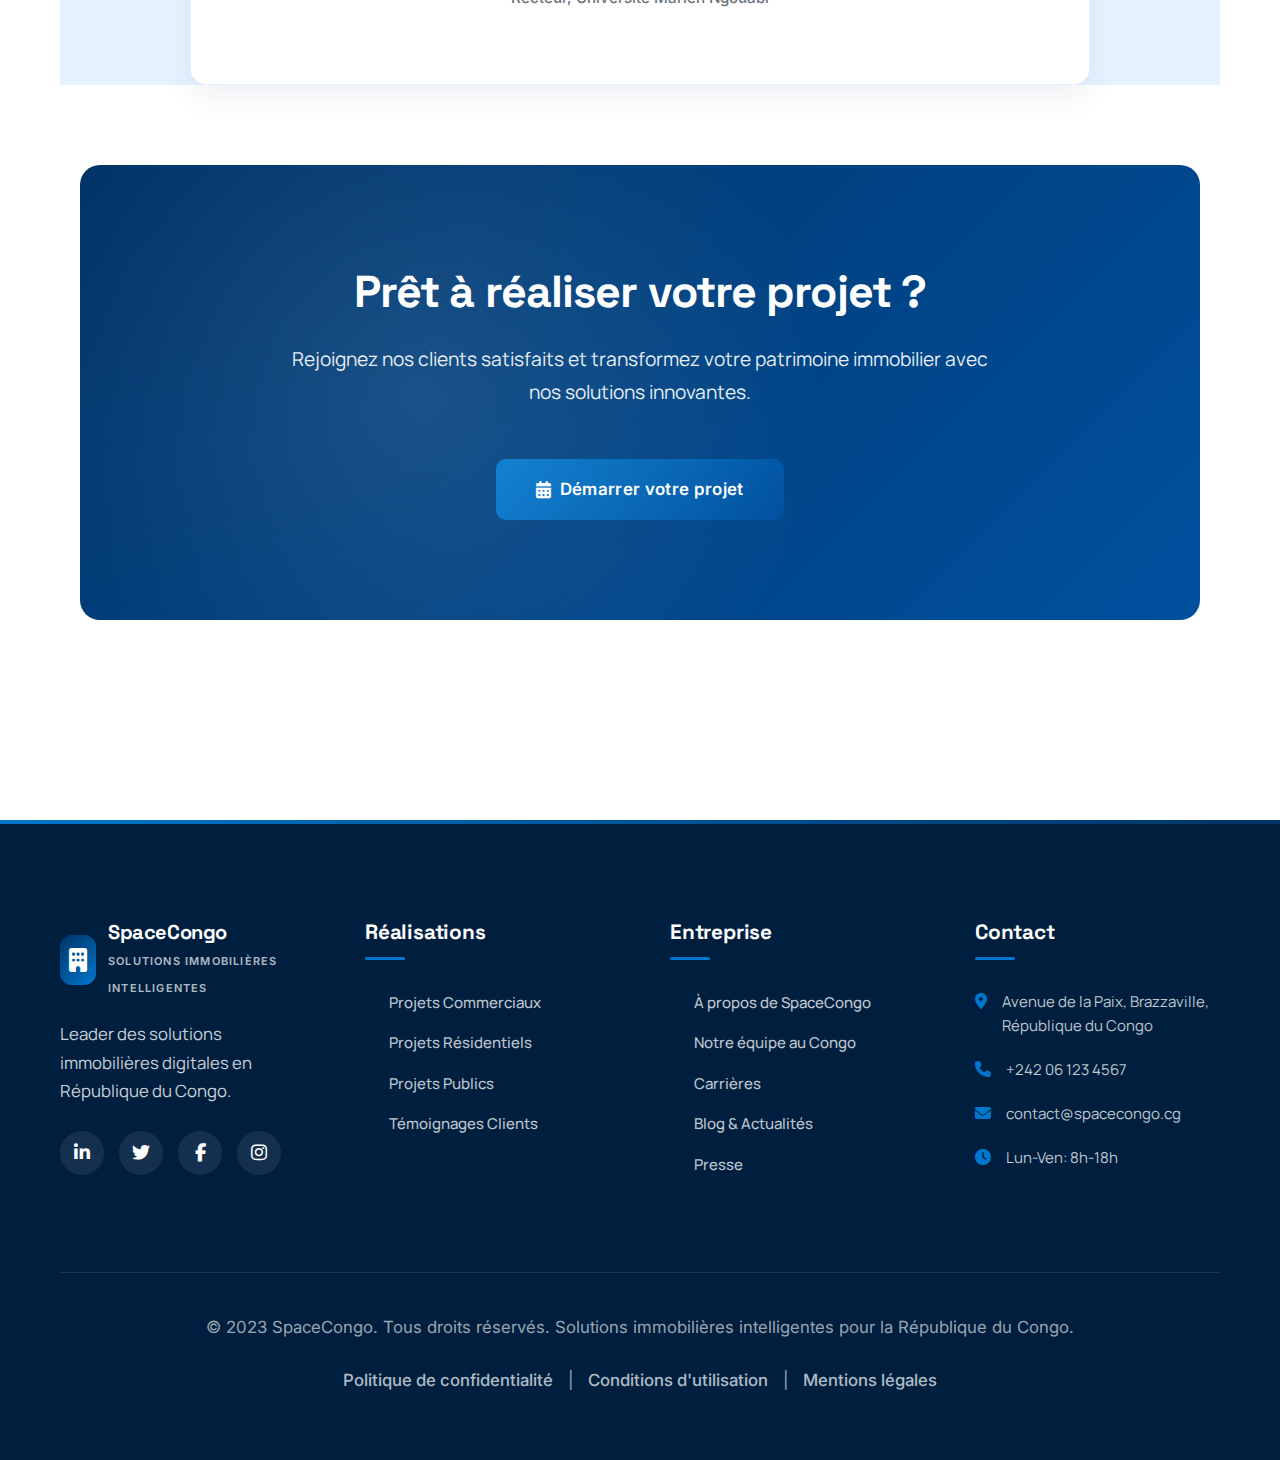
<file: P90realisations.html>
<!DOCTYPE html>
<html lang="fr">
<head>
    <meta charset="UTF-8">
    <meta name="viewport" content="width=device-width, initial-scale=1.0">
    <title>Réalisations | SpaceCongo - Solutions Immobilières Intelligentes</title>
    <link rel="stylesheet" href="https://cdnjs.cloudflare.com/ajax/libs/font-awesome/6.4.0/css/all.min.css">
    <link rel="preconnect" href="https://fonts.googleapis.com">
    <link rel="preconnect" href="https://fonts.gstatic.com" crossorigin>
    <link href="https://fonts.googleapis.com/css2?family=Inter:wght@300;400;500;600;700;800;900&family=Manrope:wght@300;400;500;600;700;800&family=Space+Grotesk:wght@300;400;500;600;700&display=swap" rel="stylesheet">
    <link rel="stylesheet" href="style.css">
</head>
<body>
    <!-- Header -->
    <header id="header">
        <div class="container header-container">
            <a href="index.html" class="logo">
                <div class="logo-icon">
                    <i class="fas fa-building"></i>
                </div>
                <div class="logo-text">
                    <h1>SpaceCongo</h1>
                    <span>SOLUTIONS IMMOBILIÈRES INTELLIGENTES</span>
                </div>
            </a>
            
            <button class="menu-toggle" id="menuToggle">
                <i class="fas fa-bars"></i>
            </button>
            
            <nav class="main-nav" id="mainNav">
                <ul class="nav-menu">
                    <li><a href="index.html"><i class="fas fa-home"></i> Accueil</a></li>
                    
                    <li class="dropdown">
                        <a href="solutions.html"><i class="fas fa-cube"></i> Solutions</a>
                    </li>
                    
                    <li class="dropdown">
                        <a href="technologies.html"><i class="fas fa-microchip"></i> Technologies</a>
                    </li>
                    
                    <li class="dropdown">
                        <a href="realisations.html" class="active"><i class="fas fa-trophy"></i> Réalisations <i class="fas fa-chevron-down"></i></a>
                        <ul class="dropdown-menu">
                            <li><a href="#commercial">Projets Commerciaux</a></li>
                            <li><a href="#residentiel">Projets Résidentiels</a></li>
                            <li><a href="#public">Projets Publics</a></li>
                            <li><a href="#temoignages">Témoignages Clients</a></li>
                        </ul>
                    </li>
                    
                    <li class="dropdown">
                        <a href="entreprise.html"><i class="fas fa-info-circle"></i> Entreprise</a>
                    </li>
                    
                    <li><a href="contact.html"><i class="fas fa-envelope"></i> Contact</a></li>
                </ul>
                
                <div class="header-actions">
                    <a href="login.html" class="btn btn-outline"><i class="fas fa-sign-in-alt"></i> Connexion</a>
                    <a href="contact.html#demande" class="btn btn-primary"><i class="fas fa-paper-plane"></i> Demander un devis</a>
                </div>
            </nav>
        </div>
    </header>

    <!-- Page Content -->
    <main class="page-container">
        <div class="container">
            <div class="page-title">
                <h1>Nos Réalisations au Congo</h1>
                <p>Découvrez nos projets réussis à travers la République du Congo et les résultats obtenus pour nos clients.</p>
            </div>

            <!-- Stats Globales -->
            <div class="congo-content mb-50">
                <div class="congo-stats">
                    <div class="stat">
                        <div class="stat-value">25+</div>
                        <div class="stat-label">Projets Réalisés</div>
                    </div>
                    <div class="stat">
                        <div class="stat-value">85M+</div>
                        <div class="stat-label">FCFA d'économies</div>
                    </div>
                    <div class="stat">
                        <div class="stat-value">98%</div>
                        <div class="stat-label">Satisfaction Clients</div>
                    </div>
                </div>
            </div>

            <!-- Projets Commerciaux -->
            <section id="commercial" class="content-section">
                <h2><i class="fas fa-building"></i> Projets Commerciaux</h2>
                <p>Transformation digitale des bâtiments commerciaux les plus prestigieux du Congo.</p>
                
                <div class="solutions-grid">
                    <div class="solution-card">
                        <div class="solution-image" style="background-image: url('https://images.unsplash.com/photo-1545324418-cc1a3fa10c00?ixlib=rb-4.0.3&auto=format&fit=crop&w=800&q=80');"></div>
                        <div class="solution-content">
                            <h3>Tour Nabemba - Brazzaville</h3>
                            <p><strong>Résultats :</strong> Réduction de 35% de la consommation énergétique grâce à notre système intelligent de gestion du bâtiment.</p>
                            <div class="solution-tags">
                                <span class="tag">IoT</span>
                                <span class="tag">Énergie</span>
                                <span class="tag">Bureau</span>
                            </div>
                            <div class="mt-30">
                                <h4>Chiffres Clés :</h4>
                                <ul style="text-align: left; padding-left: 20px;">
                                    <li>25 étages équipés</li>
                                    <li>1,200 capteurs IoT installés</li>
                                    <li>15M FCFA économisés/an</li>
                                </ul>
                            </div>
                        </div>
                    </div>
                    
                    <div class="solution-card">
                        <div class="solution-image" style="background-image: url('https://images.unsplash.com/photo-1563013544-824ae1b704d3?ixlib=rb-4.0.3&auto=format&fit=crop&w=800&q=80');"></div>
                        <div class="solution-content">
                            <h3>Centre Commercial Mfoa - Pointe-Noire</h3>
                            <p><strong>Résultats :</strong> Amélioration de 40% de l'expérience client et réduction des coûts opérationnels de 28%.</p>
                            <div class="solution-tags">
                                <span class="tag">Retail</span>
                                <span class="tag">Expérience client</span>
                                <span class="tag">Analytics</span>
                            </div>
                            <div class="mt-30">
                                <h4>Chiffres Clés :</h4>
                                <ul style="text-align: left; padding-left: 20px;">
                                    <li>120 boutiques connectées</li>
                                    <li>Système de parking intelligent</li>
                                    <li>12M FCFA économisés/an</li>
                                </ul>
                            </div>
                        </div>
                    </div>
                </div>
            </section>

            <!-- Projets Résidentiels -->
            <section id="residentiel" class="content-section">
                <h2><i class="fas fa-home"></i> Projets Résidentiels</h2>
                <p>Transformation de résidences en habitats intelligents et durables.</p>
                
                <div class="solutions-grid">
                    <div class="solution-card">
                        <div class="solution-image" style="background-image: url('https://images.unsplash.com/photo-1518780664697-55e3ad937233?ixlib=rb-4.0.3&auto=format&fit=crop&w=800&q=80');"></div>
                        <div class="solution-content">
                            <h3>Résidence Les Palmiers - Brazzaville</h3>
                            <p><strong>Résultats :</strong> 50 appartements transformés en résidence intelligente avec réduction de 30% des charges.</p>
                            <div class="solution-tags">
                                <span class="tag">Smart Home</span>
                                <span class="tag">Sécurité</span>
                                <span class="tag">Confort</span>
                            </div>
                            <div class="mt-30">
                                <h4>Fonctionnalités :</h4>
                                <ul style="text-align: left; padding-left: 20px;">
                                    <li>Contrôle d'accès biométrique</li>
                                    <li>Domotique complète</li>
                                    <li>Surveillance vidéo 24/7</li>
                                </ul>
                            </div>
                        </div>
                    </div>
                    
                    <div class="solution-card">
                        <div class="solution-image" style="background-image: url('https://images.unsplash.com/photo-1545324418-cc1a3fa10c00?ixlib=rb-4.0.3&auto=format&fit=crop&w=800&q=80');"></div>
                        <div class="solution-content">
                            <h3>Complexe Immobilier Loandjili - Pointe-Noire</h3>
                            <p><strong>Résultats :</strong> Gestion centralisée de 80 villas avec optimisation énergétique et maintenance prédictive.</p>
                            <div class="solution-tags">
                                <span class="tag">Villas</span>
                                <span class="tag">Maintenance</span>
                                <span class="tag">Énergie</span>
                            </div>
                            <div class="mt-30">
                                <h4>Résultats :</h4>
                                <ul style="text-align: left; padding-left: 20px;">
                                    <li>40% d'économie d'énergie</li>
                                    <li>70% moins de pannes</li>
                                    <li>Valeur immobilière +15%</li>
                                </ul>
                            </div>
                        </div>
                    </div>
                </div>
            </section>

            <!-- Projets Publics -->
            <section id="public" class="content-section">
                <h2><i class="fas fa-landmark"></i> Projets Publics</h2>
                <p>Modernisation des infrastructures publiques pour un service plus efficace aux citoyens.</p>
                
                <div class="services-grid">
                    <div class="service-card">
                        <div class="service-icon">
                            <i class="fas fa-hospital"></i>
                        </div>
                        <h3>Hôpital Général de Brazzaville</h3>
                        <p><strong>Mission :</strong> Optimisation énergétique et amélioration du confort des patients.</p>
                        <p><strong>Résultats :</strong> 25% de réduction de la facture énergétique et amélioration de la qualité de l'air intérieur.</p>
                    </div>
                    
                    <div class="service-card">
                        <div class="service-icon">
                            <i class="fas fa-school"></i>
                        </div>
                        <h3>Université Marien Ngouabi</h3>
                        <p><strong>Mission :</strong> Modernisation des campus avec solutions intelligentes.</p>
                        <p><strong>Résultats :</strong> Gestion centralisée de 15 bâtiments et optimisation des coûts de maintenance.</p>
                    </div>
                    
                    <div class="service-card">
                        <div class="service-icon">
                            <i class="fas fa-gavel"></i>
                        </div>
                        <h3>Palais de Justice - Pointe-Noire</h3>
                        <p><strong>Mission :</strong> Sécurité renforcée et gestion optimisée des espaces.</p>
                        <p><strong>Résultats :</strong> Système de sécurité avancé et réduction des coûts opérationnels de 30%.</p>
                    </div>
                </div>
            </section>

            <!-- Témoignages -->
            <section id="temoignages" class="content-section testimonials">
                <h2><i class="fas fa-comments"></i> Témoignages Clients</h2>
                <p>Ce que disent nos clients satisfaits au Congo.</p>
                
                <div class="testimonial-slider">
                    <div class="testimonial-card">
                        <div class="client-avatar">
                            <i class="fas fa-user-tie"></i>
                        </div>
                        <p class="client-quote">"SpaceCongo a révolutionné la gestion de notre tour à Brazzaville. En 6 mois, nous avons réduit nos coûts énergétiques de 35% et amélioré significativement le confort de nos occupants."</p>
                        <h4 class="client-name">M. Didier N'Goma</h4>
                        <p class="client-title">Directeur Général, Immobilier Congo SA</p>
                    </div>
                </div>
                
                <div class="testimonial-slider mt-50">
                    <div class="testimonial-card">
                        <div class="client-avatar">
                            <i class="fas fa-user-md"></i>
                        </div>
                        <p class="client-quote">"La modernisation de notre hôpital par SpaceCongo a permis d'améliorer les conditions d'accueil des patients tout en réduisant nos dépenses énergétiques. Une véritable réussite."</p>
                        <h4 class="client-name">Dr. Sarah Mboungou</h4>
                        <p class="client-title">Directrice, Hôpital Général de Brazzaville</p>
                    </div>
                </div>
                
                <div class="testimonial-slider mt-50">
                    <div class="testimonial-card">
                        <div class="client-avatar">
                            <i class="fas fa-user-graduate"></i>
                        </div>
                        <p class="client-quote">"L'installation des solutions SpaceCongo dans notre université a transformé la gestion de nos campus. Les étudiants et le personnel bénéficient maintenant d'un environnement optimal pour travailler."</p>
                        <h4 class="client-name">Pr. Jean Okemba</h4>
                        <p class="client-title">Recteur, Université Marien Ngouabi</p>
                    </div>
                </div>
            </section>

            <!-- CTA -->
            <div class="cta-section mt-50">
                <h2>Prêt à réaliser votre projet ?</h2>
                <p>Rejoignez nos clients satisfaits et transformez votre patrimoine immobilier avec nos solutions innovantes.</p>
                <a href="contact.html" class="btn btn-primary btn-large">
                    <i class="fas fa-calendar-alt"></i> Démarrer votre projet
                </a>
            </div>
        </div>
    </main>

    <!-- Footer -->
    <footer>
        <div class="container">
            <div class="footer-grid">
                <div class="footer-column">
                    <a href="index.html" class="logo">
                        <div class="logo-icon">
                            <i class="fas fa-building"></i>
                        </div>
                        <div class="logo-text">
                            <h1 style="color: white; font-size: 20px;">SpaceCongo</h1>
                            <span style="color: rgba(255,255,255,0.7);">SOLUTIONS IMMOBILIÈRES INTELLIGENTES</span>
                        </div>
                    </a>
                    <p style="margin-top: 20px; color: rgba(255,255,255,0.8);">Leader des solutions immobilières digitales en République du Congo.</p>
                    <div class="social-links">
                        <a href="#" class="social-link"><i class="fab fa-linkedin-in"></i></a>
                        <a href="#" class="social-link"><i class="fab fa-twitter"></i></a>
                        <a href="#" class="social-link"><i class="fab fa-facebook-f"></i></a>
                        <a href="#" class="social-link"><i class="fab fa-instagram"></i></a>
                    </div>
                </div>
                
                <div class="footer-column">
                    <h3>Réalisations</h3>
                    <ul class="footer-links">
                        <li><a href="#commercial">Projets Commerciaux</a></li>
                        <li><a href="#residentiel">Projets Résidentiels</a></li>
                        <li><a href="#public">Projets Publics</a></li>
                        <li><a href="#temoignages">Témoignages Clients</a></li>
                    </ul>
                </div>
                
                <div class="footer-column">
                    <h3>Entreprise</h3>
                    <ul class="footer-links">
                        <li><a href="entreprise.html#about">À propos de SpaceCongo</a></li>
                        <li><a href="entreprise.html#equipe">Notre équipe au Congo</a></li>
                        <li><a href="entreprise.html#carrieres">Carrières</a></li>
                        <li><a href="blog.html">Blog & Actualités</a></li>
                        <li><a href="presse.html">Presse</a></li>
                    </ul>
                </div>
                
                <div class="footer-column">
                    <h3>Contact</h3>
                    <div class="contact-info">
                        <div class="contact-item">
                            <i class="fas fa-map-marker-alt"></i>
                            <span>Avenue de la Paix, Brazzaville, République du Congo</span>
                        </div>
                        <div class="contact-item">
                            <i class="fas fa-phone"></i>
                            <span>+242 06 123 4567</span>
                        </div>
                        <div class="contact-item">
                            <i class="fas fa-envelope"></i>
                            <span>contact@spacecongo.cg</span>
                        </div>
                        <div class="contact-item">
                            <i class="fas fa-clock"></i>
                            <span>Lun-Ven: 8h-18h</span>
                        </div>
                    </div>
                </div>
            </div>
            
            <div class="copyright">
                <p>&copy; 2023 SpaceCongo. Tous droits réservés. Solutions immobilières intelligentes pour la République du Congo.</p>
                <p style="margin-top: 10px;">
                    <a href="confidentialite.html" style="color: rgba(255,255,255,0.7); margin: 0 10px;">Politique de confidentialité</a> | 
                    <a href="cgu.html" style="color: rgba(255,255,255,0.7); margin: 0 10px;">Conditions d'utilisation</a> | 
                    <a href="mentions-legales.html" style="color: rgba(255,255,255,0.7); margin: 0 10px;">Mentions légales</a>
                </p>
            </div>
        </div>
    </footer>

    <script src="main.js"></script>
</body>
</html>
</file>
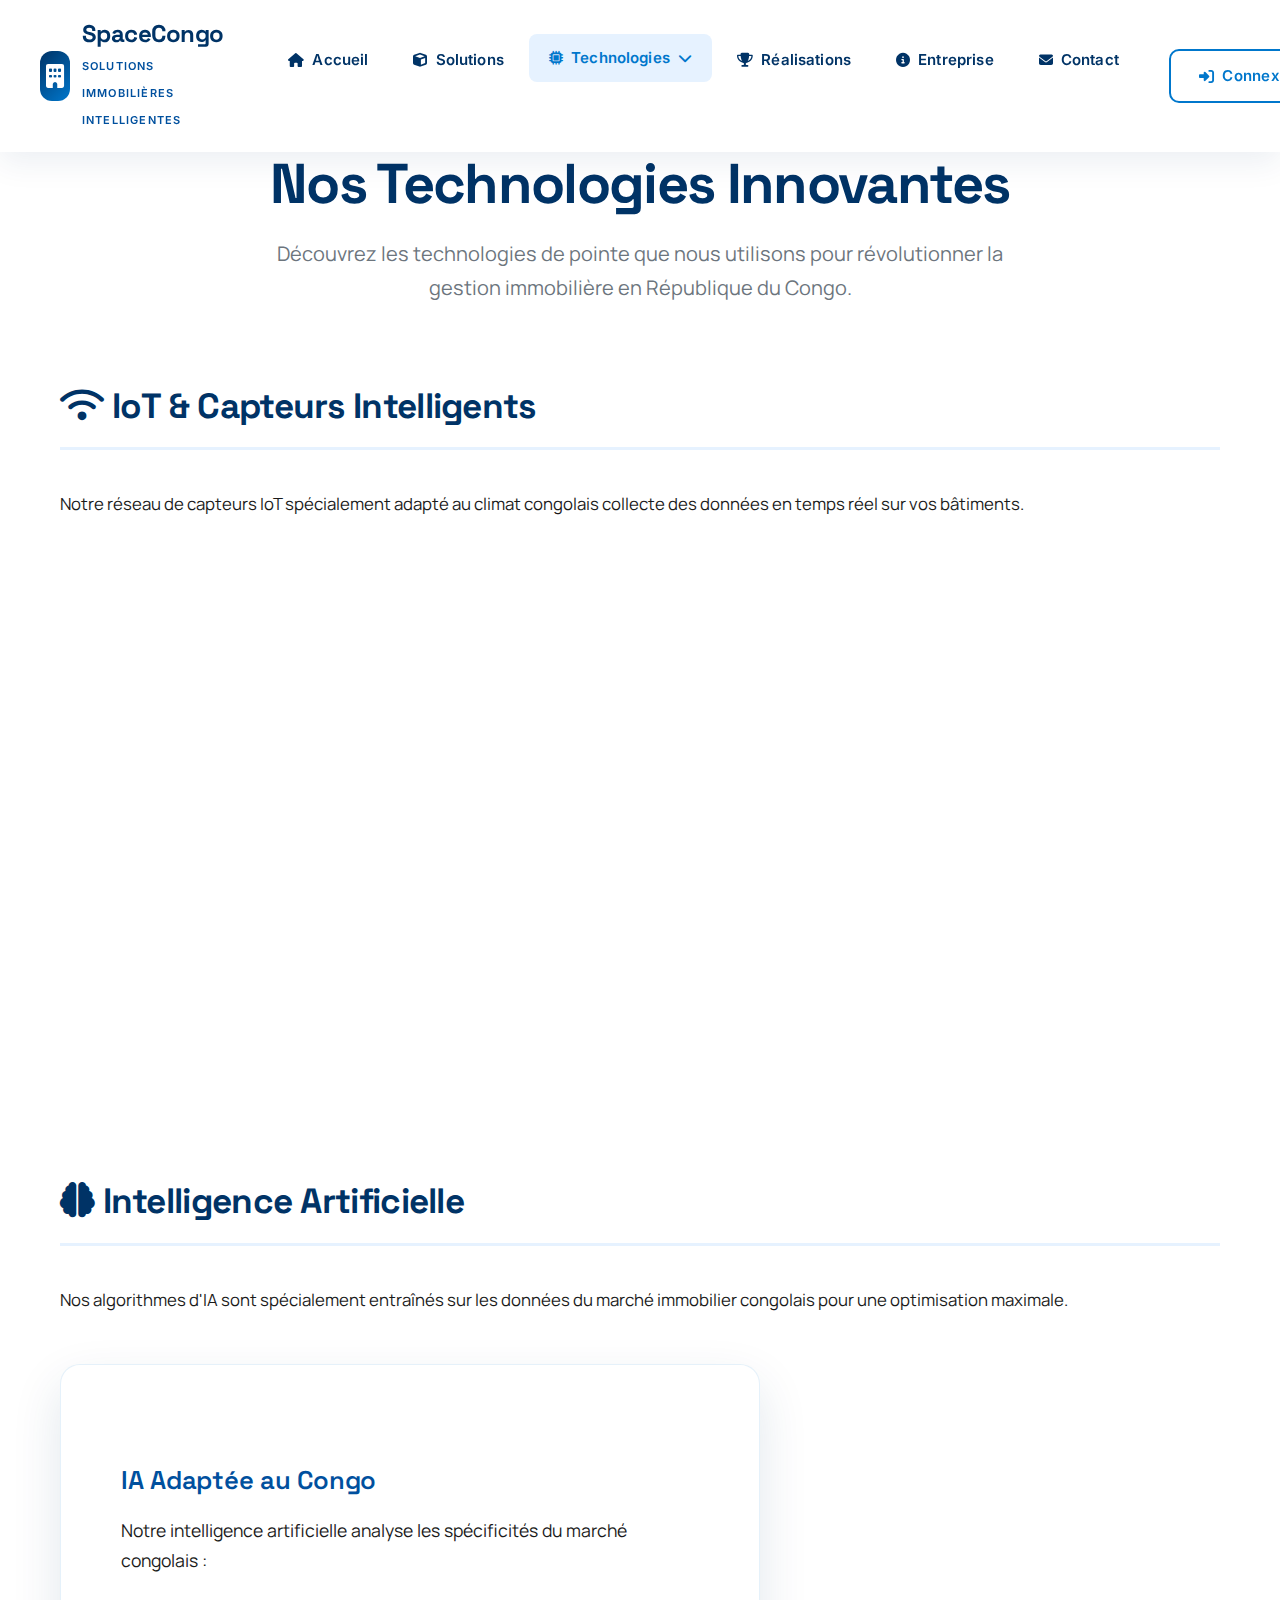
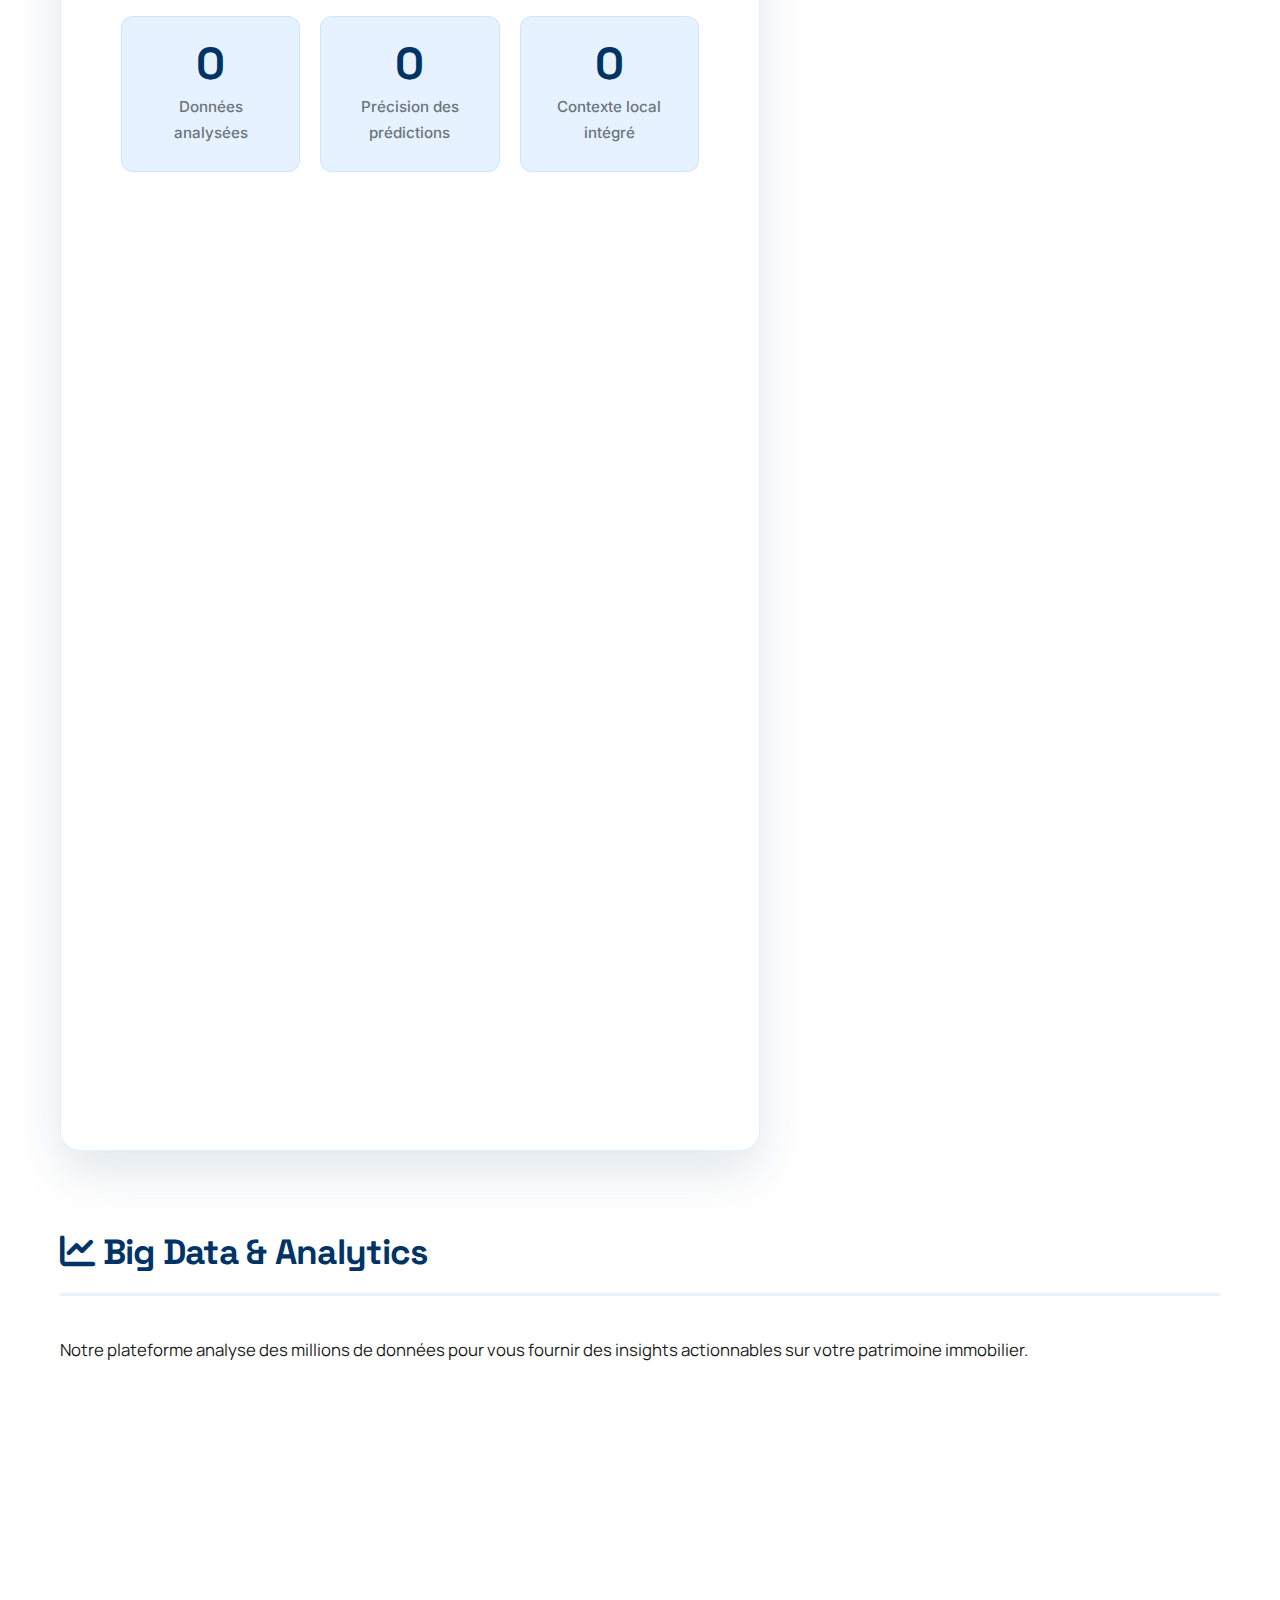
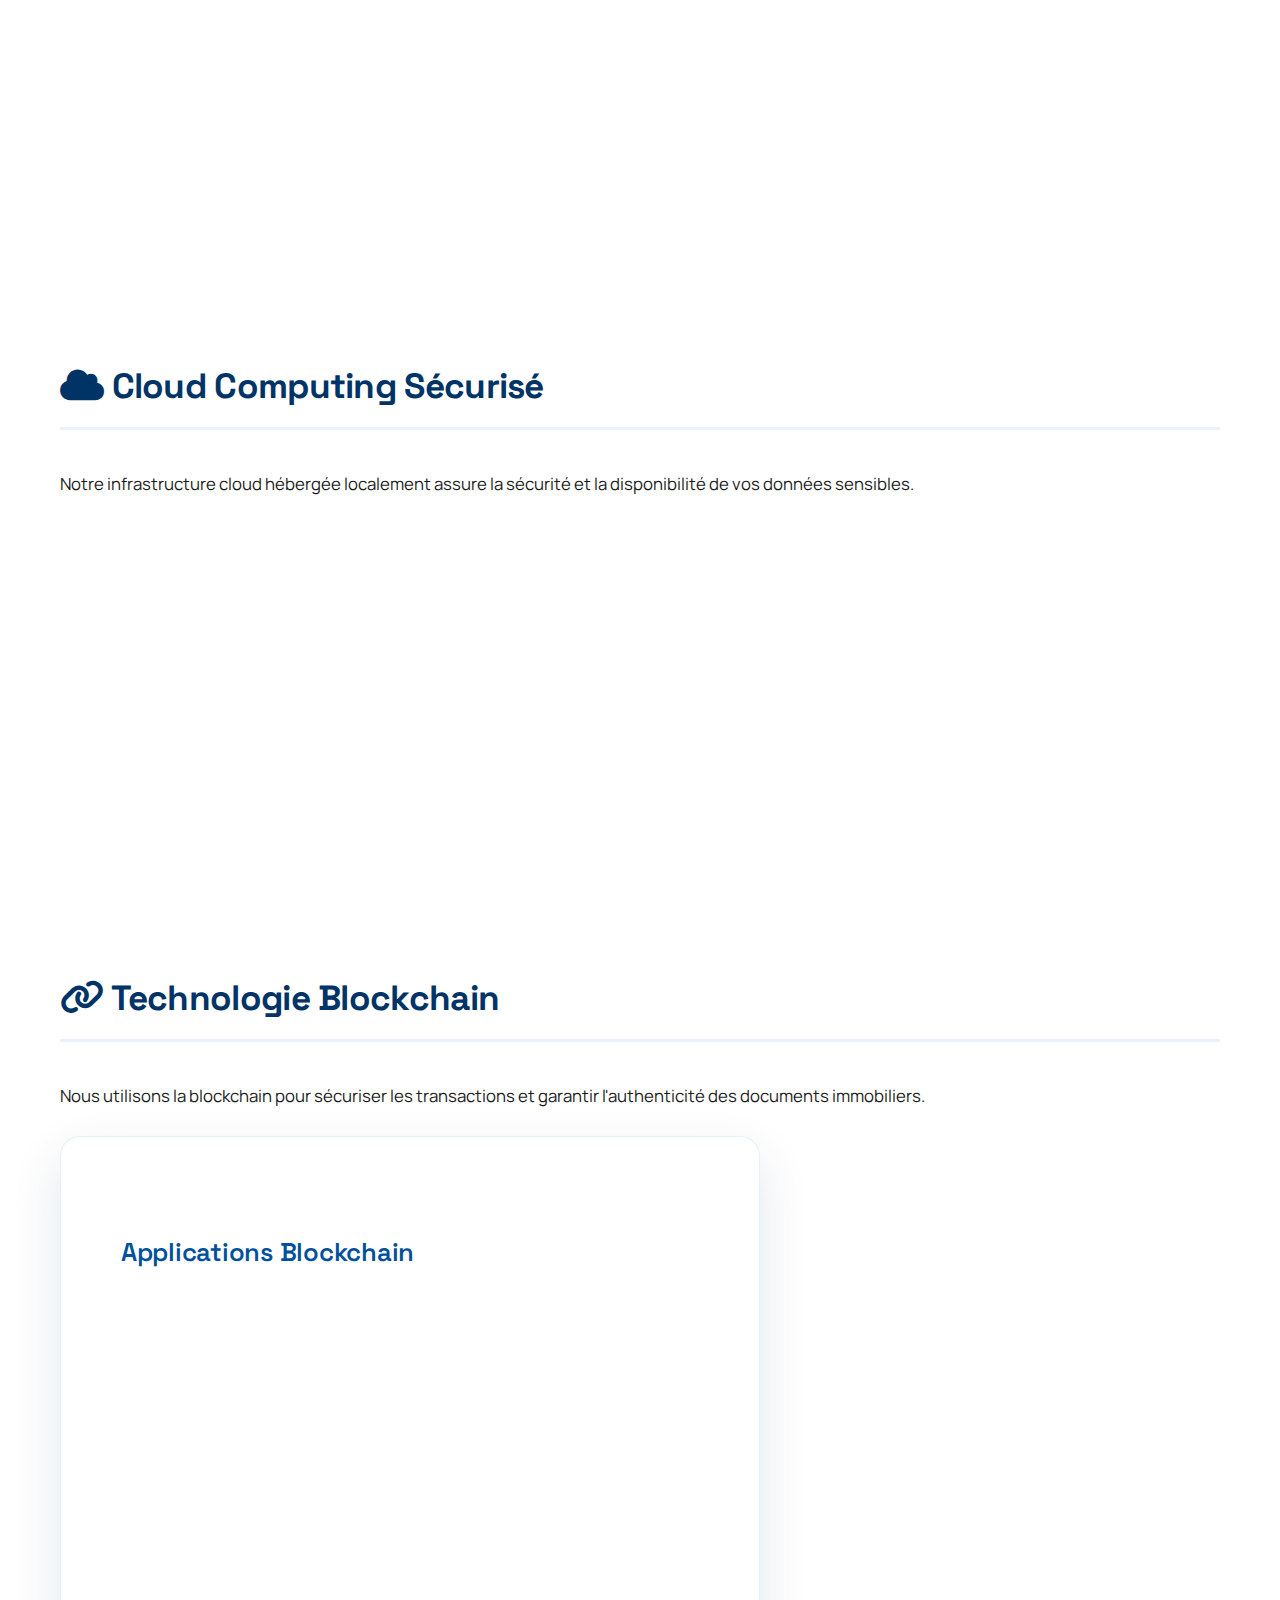
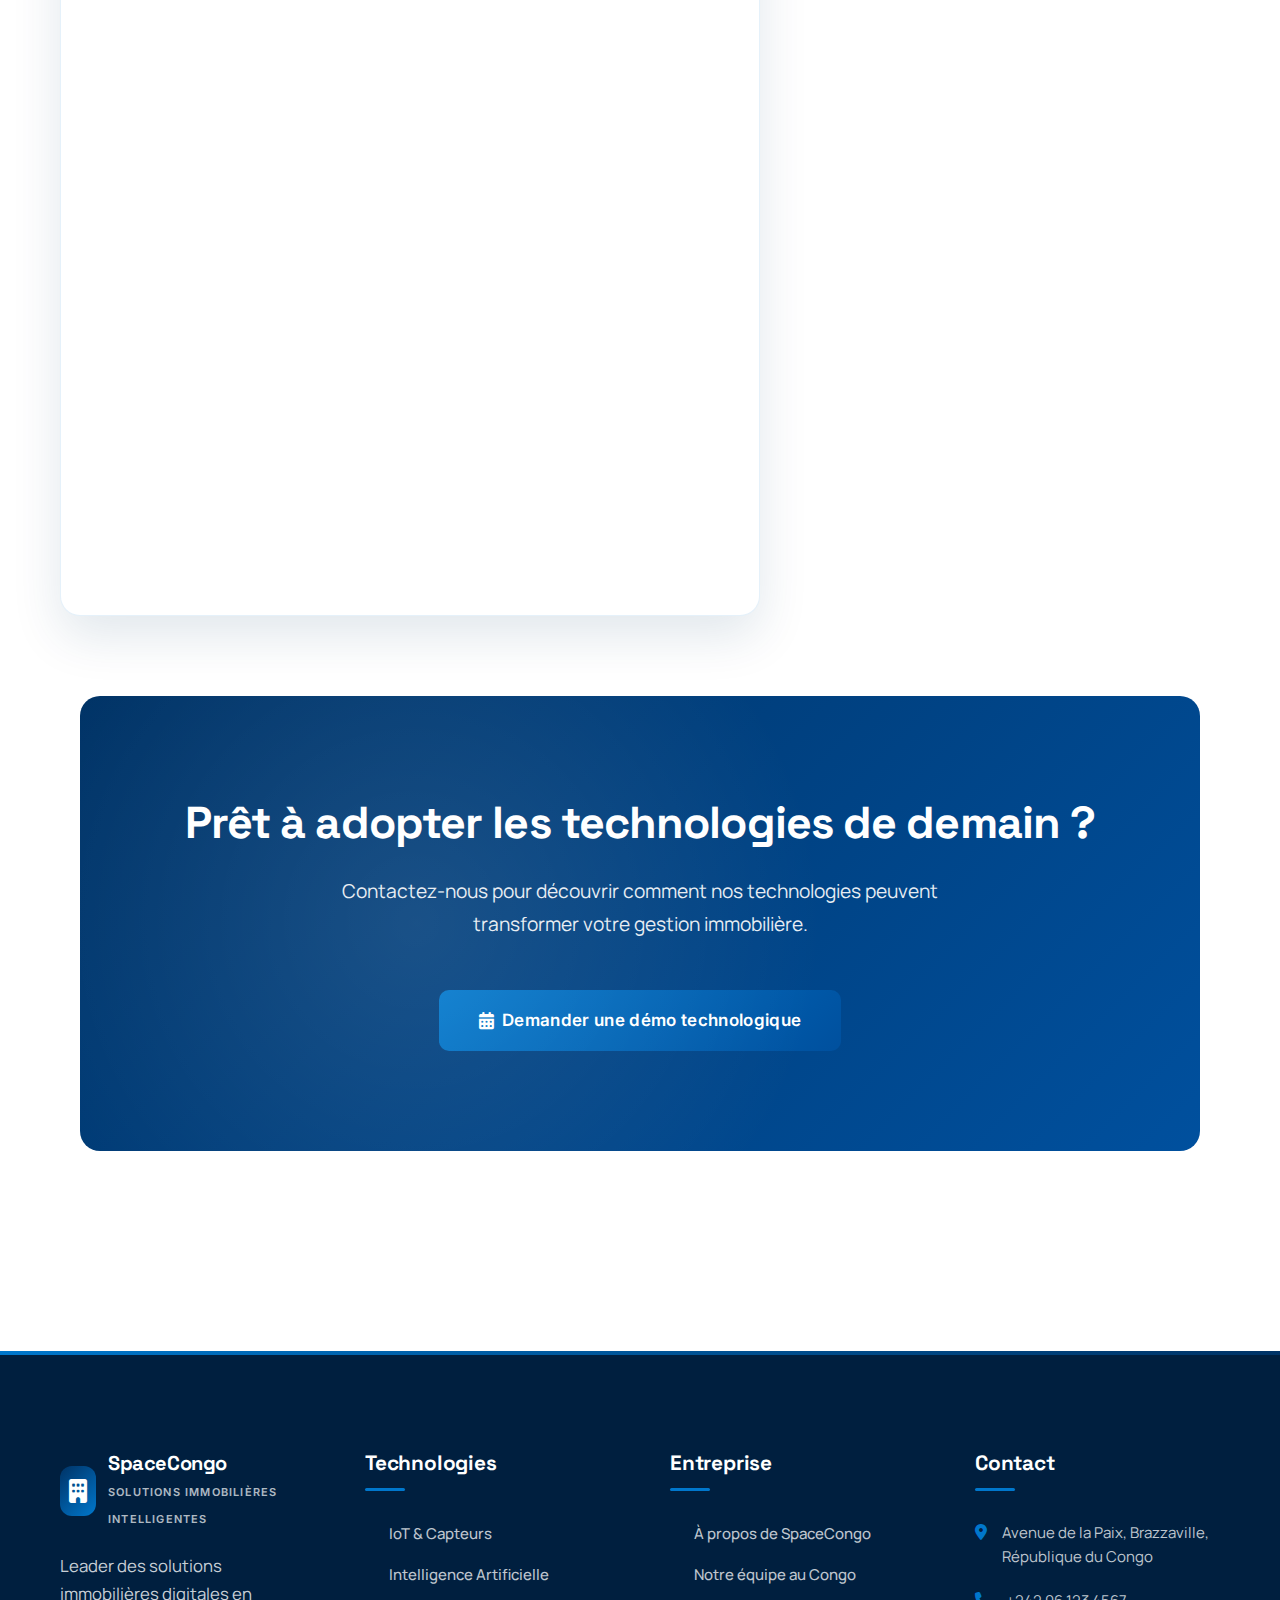
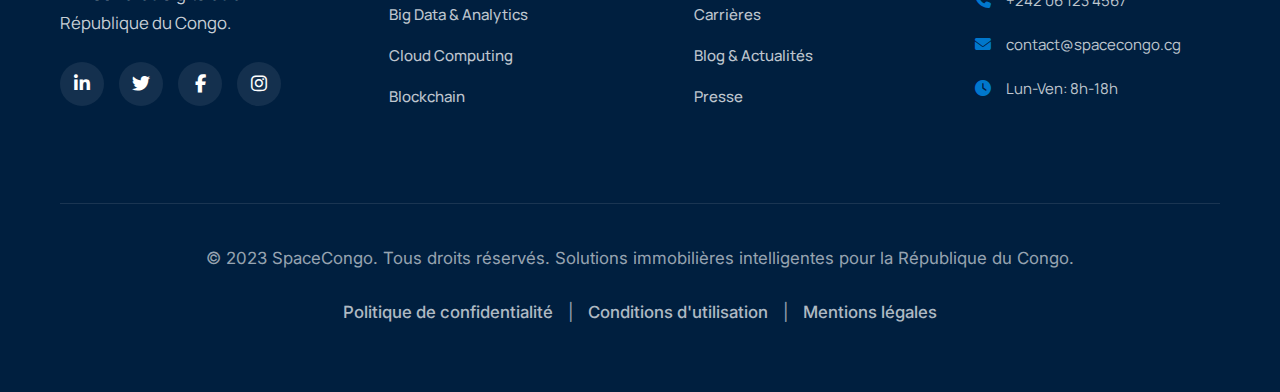
<file: P91technologies.html>
<!DOCTYPE html>
<html lang="fr">
<head>
    <meta charset="UTF-8">
    <meta name="viewport" content="width=device-width, initial-scale=1.0">
    <title>Technologies | SpaceCongo - Solutions Immobilières Intelligentes</title>
    <link rel="stylesheet" href="https://cdnjs.cloudflare.com/ajax/libs/font-awesome/6.4.0/css/all.min.css">
    <link rel="preconnect" href="https://fonts.googleapis.com">
    <link rel="preconnect" href="https://fonts.gstatic.com" crossorigin>
    <link href="https://fonts.googleapis.com/css2?family=Inter:wght@300;400;500;600;700;800;900&family=Manrope:wght@300;400;500;600;700;800&family=Space+Grotesk:wght@300;400;500;600;700&display=swap" rel="stylesheet">
    <link rel="stylesheet" href="style.css">
</head>
<body>
    <!-- Header -->
    <header id="header">
        <div class="container header-container">
            <a href="index.html" class="logo">
                <div class="logo-icon">
                    <i class="fas fa-building"></i>
                </div>
                <div class="logo-text">
                    <h1>SpaceCongo</h1>
                    <span>SOLUTIONS IMMOBILIÈRES INTELLIGENTES</span>
                </div>
            </a>
            
            <button class="menu-toggle" id="menuToggle">
                <i class="fas fa-bars"></i>
            </button>
            
            <nav class="main-nav" id="mainNav">
                <ul class="nav-menu">
                    <li><a href="index.html"><i class="fas fa-home"></i> Accueil</a></li>
                    
                    <li class="dropdown">
                        <a href="solutions.html"><i class="fas fa-cube"></i> Solutions</a>
                    </li>
                    
                    <li class="dropdown">
                        <a href="technologies.html" class="active"><i class="fas fa-microchip"></i> Technologies <i class="fas fa-chevron-down"></i></a>
                        <ul class="dropdown-menu">
                            <li><a href="#iot">IoT & Capteurs</a></li>
                            <li><a href="#ia">Intelligence Artificielle</a></li>
                            <li><a href="#bigdata">Big Data & Analytics</a></li>
                            <li><a href="#cloud">Cloud Computing</a></li>
                            <li><a href="#blockchain">Blockchain</a></li>
                        </ul>
                    </li>
                    
                    <li class="dropdown">
                        <a href="realisations.html"><i class="fas fa-trophy"></i> Réalisations</a>
                    </li>
                    
                    <li class="dropdown">
                        <a href="entreprise.html"><i class="fas fa-info-circle"></i> Entreprise</a>
                    </li>
                    
                    <li><a href="contact.html"><i class="fas fa-envelope"></i> Contact</a></li>
                </ul>
                
                <div class="header-actions">
                    <a href="login.html" class="btn btn-outline"><i class="fas fa-sign-in-alt"></i> Connexion</a>
                    <a href="contact.html#demande" class="btn btn-primary"><i class="fas fa-paper-plane"></i> Demander un devis</a>
                </div>
            </nav>
        </div>
    </header>

    <!-- Page Content -->
    <main class="page-container">
        <div class="container">
            <div class="page-title">
                <h1>Nos Technologies Innovantes</h1>
                <p>Découvrez les technologies de pointe que nous utilisons pour révolutionner la gestion immobilière en République du Congo.</p>
            </div>

            <!-- IoT & Capteurs -->
            <section id="iot" class="content-section">
                <h2><i class="fas fa-wifi"></i> IoT & Capteurs Intelligents</h2>
                <p>Notre réseau de capteurs IoT spécialement adapté au climat congolais collecte des données en temps réel sur vos bâtiments.</p>
                
                <div class="services-grid">
                    <div class="service-card">
                        <div class="service-icon">
                            <i class="fas fa-thermometer-half"></i>
                        </div>
                        <h3>Capteurs Environnementaux</h3>
                        <p>Surveillance de la température, humidité, qualité de l'air et luminosité adaptée au climat tropical congolais.</p>
                        <ul class="mt-30" style="text-align: left; padding-left: 20px;">
                            <li>Résistance aux fortes températures</li>
                            <li>Fonctionnement avec coupures électriques</li>
                            <li>Connectivité 4G/5G locale</li>
                        </ul>
                    </div>
                    
                    <div class="service-card">
                        <div class="service-icon">
                            <i class="fas fa-bolt"></i>
                        </div>
                        <h3>Monitoring Énergétique</h3>
                        <p>Capteurs intelligents pour mesurer la consommation d'énergie avec précision et détecter les gaspillages.</p>
                        <ul class="mt-30" style="text-align: left; padding-left: 20px;">
                            <li>Compteurs électriques intelligents</li>
                            <li>Détection des fuites énergétiques</li>
                            <li>Optimisation pour réseaux congolais</li>
                        </ul>
                    </div>
                    
                    <div class="service-card">
                        <div class="service-icon">
                            <i class="fas fa-shield-alt"></i>
                        </div>
                        <h3>Sécurité Connectée</h3>
                        <p>Systèmes de sécurité IoT avec fonctionnement autonome en cas de coupures électriques fréquentes.</p>
                        <ul class="mt-30" style="text-align: left; padding-left: 20px;">
                            <li>Batteries de secours intégrées</li>
                            <li>Transmission satellite de secours</li>
                            <li>Maintenance prédictive locale</li>
                        </ul>
                    </div>
                </div>
            </section>

            <!-- Intelligence Artificielle -->
            <section id="ia" class="content-section">
                <h2><i class="fas fa-brain"></i> Intelligence Artificielle</h2>
                <p>Nos algorithmes d'IA sont spécialement entraînés sur les données du marché immobilier congolais pour une optimisation maximale.</p>
                
                <div class="congo-content mt-50">
                    <h3>IA Adaptée au Congo</h3>
                    <p>Notre intelligence artificielle analyse les spécificités du marché congolais :</p>
                    
                    <div class="congo-stats">
                        <div class="stat">
                            <div class="stat-value">15M+</div>
                            <div class="stat-label">Données analysées</div>
                        </div>
                        <div class="stat">
                            <div class="stat-value">95%</div>
                            <div class="stat-label">Précision des prédictions</div>
                        </div>
                        <div class="stat">
                            <div class="stat-value">100%</div>
                            <div class="stat-label">Contexte local intégré</div>
                        </div>
                    </div>
                    
                    <div class="features-grid mt-50">
                        <div class="feature-card">
                            <h3>Maintenance Prédictive</h3>
                            <p>Anticipation des pannes d'équipements basée sur les données historiques et les conditions locales.</p>
                        </div>
                        
                        <div class="feature-card">
                            <h3>Optimisation Énergétique</h3>
                            <p>Algorithmes d'optimisation adaptés aux habitudes de consommation congolaises.</p>
                        </div>
                        
                        <div class="feature-card">
                            <h3>Gestion Locative Intelligente</h3>
                            <p>Prédiction des impayés et optimisation des prix de location selon le marché local.</p>
                        </div>
                    </div>
                </div>
            </section>

            <!-- Big Data & Analytics -->
            <section id="bigdata" class="content-section">
                <h2><i class="fas fa-chart-line"></i> Big Data & Analytics</h2>
                <p>Notre plateforme analyse des millions de données pour vous fournir des insights actionnables sur votre patrimoine immobilier.</p>
                
                <div class="solutions-grid">
                    <div class="solution-card">
                        <div class="solution-image" style="background-image: url('https://images.unsplash.com/photo-1551288049-bebda4e38f71?ixlib=rb-4.0.3&auto=format&fit=crop&w=800&q=80');"></div>
                        <div class="solution-content">
                            <h3>Dashboard Temps Réel</h3>
                            <p>Visualisez toutes les données de vos bâtiments sur un tableau de bord unique et personnalisable.</p>
                            <div class="solution-tags">
                                <span class="tag">KPI</span>
                                <span class="tag">Visualisation</span>
                                <span class="tag">Reporting</span>
                            </div>
                        </div>
                    </div>
                    
                    <div class="solution-card">
                        <div class="solution-image" style="background-image: url('https://images.unsplash.com/photo-1555949963-aa79dcee981c?ixlib=rb-4.0.3&auto=format&fit=crop&w=800&q=80');"></div>
                        <div class="solution-content">
                            <h3>Analyse Prédictive</h3>
                            <p>Prévoyez les tendances du marché immobilier congolais et anticipez les besoins futurs.</p>
                            <div class="solution-tags">
                                <span class="tag">Prédiction</span>
                                <span class="tag">Tendances</span>
                                <span class="tag">Analytics</span>
                            </div>
                        </div>
                    </div>
                </div>
            </section>

            <!-- Cloud Computing -->
            <section id="cloud" class="content-section">
                <h2><i class="fas fa-cloud"></i> Cloud Computing Sécurisé</h2>
                <p>Notre infrastructure cloud hébergée localement assure la sécurité et la disponibilité de vos données sensibles.</p>
                
                <div class="features-grid">
                    <div class="feature-card">
                        <div class="feature-icon">
                            <i class="fas fa-server"></i>
                        </div>
                        <h3>Hébergement Local</h3>
                        <p>Serveurs situés en République du Congo pour une conformité totale avec les régulations locales.</p>
                    </div>
                    
                    <div class="feature-card">
                        <div class="feature-icon">
                            <i class="fas fa-lock"></i>
                        </div>
                        <h3>Sécurité Maximale</h3>
                        <p>Chiffrement des données et protection contre les cyberattaques avec audit de sécurité régulier.</p>
                    </div>
                    
                    <div class="feature-card">
                        <div class="feature-icon">
                            <i class="fas fa-sync-alt"></i>
                        </div>
                        <h3>Disponibilité 99.9%</h3>
                        <p>Infrastructure redondante pour assurer la continuité de service même en cas de problème réseau.</p>
                    </div>
                </div>
            </section>

            <!-- Blockchain -->
            <section id="blockchain" class="content-section">
                <h2><i class="fas fa-link"></i> Technologie Blockchain</h2>
                <p>Nous utilisons la blockchain pour sécuriser les transactions et garantir l'authenticité des documents immobiliers.</p>
                
                <div class="congo-content">
                    <h3>Applications Blockchain</h3>
                    <div class="services-grid">
                        <div class="service-card">
                            <h3>Contrats Intelligents</h3>
                            <p>Automatisation des contrats de location avec exécution automatique des clauses.</p>
                        </div>
                        
                        <div class="service-card">
                            <h3>Titres de Propriété</h3>
                            <p>Enregistrement sécurisé des titres de propriété sur la blockchain pour prévenir les fraudes.</p>
                        </div>
                        
                        <div class="service-card">
                            <h3>Traçabilité des Paiements</h3>
                            <p>Traçabilité complète et transparente de toutes les transactions financières.</p>
                        </div>
                    </div>
                </div>
            </section>

            <!-- CTA -->
            <div class="cta-section mt-50">
                <h2>Prêt à adopter les technologies de demain ?</h2>
                <p>Contactez-nous pour découvrir comment nos technologies peuvent transformer votre gestion immobilière.</p>
                <a href="contact.html" class="btn btn-primary btn-large">
                    <i class="fas fa-calendar-alt"></i> Demander une démo technologique
                </a>
            </div>
        </div>
    </main>

    <!-- Footer -->
    <footer>
        <div class="container">
            <div class="footer-grid">
                <div class="footer-column">
                    <a href="index.html" class="logo">
                        <div class="logo-icon">
                            <i class="fas fa-building"></i>
                        </div>
                        <div class="logo-text">
                            <h1 style="color: white; font-size: 20px;">SpaceCongo</h1>
                            <span style="color: rgba(255,255,255,0.7);">SOLUTIONS IMMOBILIÈRES INTELLIGENTES</span>
                        </div>
                    </a>
                    <p style="margin-top: 20px; color: rgba(255,255,255,0.8);">Leader des solutions immobilières digitales en République du Congo.</p>
                    <div class="social-links">
                        <a href="#" class="social-link"><i class="fab fa-linkedin-in"></i></a>
                        <a href="#" class="social-link"><i class="fab fa-twitter"></i></a>
                        <a href="#" class="social-link"><i class="fab fa-facebook-f"></i></a>
                        <a href="#" class="social-link"><i class="fab fa-instagram"></i></a>
                    </div>
                </div>
                
                <div class="footer-column">
                    <h3>Technologies</h3>
                    <ul class="footer-links">
                        <li><a href="#iot">IoT & Capteurs</a></li>
                        <li><a href="#ia">Intelligence Artificielle</a></li>
                        <li><a href="#bigdata">Big Data & Analytics</a></li>
                        <li><a href="#cloud">Cloud Computing</a></li>
                        <li><a href="#blockchain">Blockchain</a></li>
                    </ul>
                </div>
                
                <div class="footer-column">
                    <h3>Entreprise</h3>
                    <ul class="footer-links">
                        <li><a href="entreprise.html#about">À propos de SpaceCongo</a></li>
                        <li><a href="entreprise.html#equipe">Notre équipe au Congo</a></li>
                        <li><a href="entreprise.html#carrieres">Carrières</a></li>
                        <li><a href="blog.html">Blog & Actualités</a></li>
                        <li><a href="presse.html">Presse</a></li>
                    </ul>
                </div>
                
                <div class="footer-column">
                    <h3>Contact</h3>
                    <div class="contact-info">
                        <div class="contact-item">
                            <i class="fas fa-map-marker-alt"></i>
                            <span>Avenue de la Paix, Brazzaville, République du Congo</span>
                        </div>
                        <div class="contact-item">
                            <i class="fas fa-phone"></i>
                            <span>+242 06 123 4567</span>
                        </div>
                        <div class="contact-item">
                            <i class="fas fa-envelope"></i>
                            <span>contact@spacecongo.cg</span>
                        </div>
                        <div class="contact-item">
                            <i class="fas fa-clock"></i>
                            <span>Lun-Ven: 8h-18h</span>
                        </div>
                    </div>
                </div>
            </div>
            
            <div class="copyright">
                <p>&copy; 2023 SpaceCongo. Tous droits réservés. Solutions immobilières intelligentes pour la République du Congo.</p>
                <p style="margin-top: 10px;">
                    <a href="confidentialite.html" style="color: rgba(255,255,255,0.7); margin: 0 10px;">Politique de confidentialité</a> | 
                    <a href="cgu.html" style="color: rgba(255,255,255,0.7); margin: 0 10px;">Conditions d'utilisation</a> | 
                    <a href="mentions-legales.html" style="color: rgba(255,255,255,0.7); margin: 0 10px;">Mentions légales</a>
                </p>
            </div>
        </div>
    </footer>

    <script src="main.js"></script>
</body>
</html>
</file>
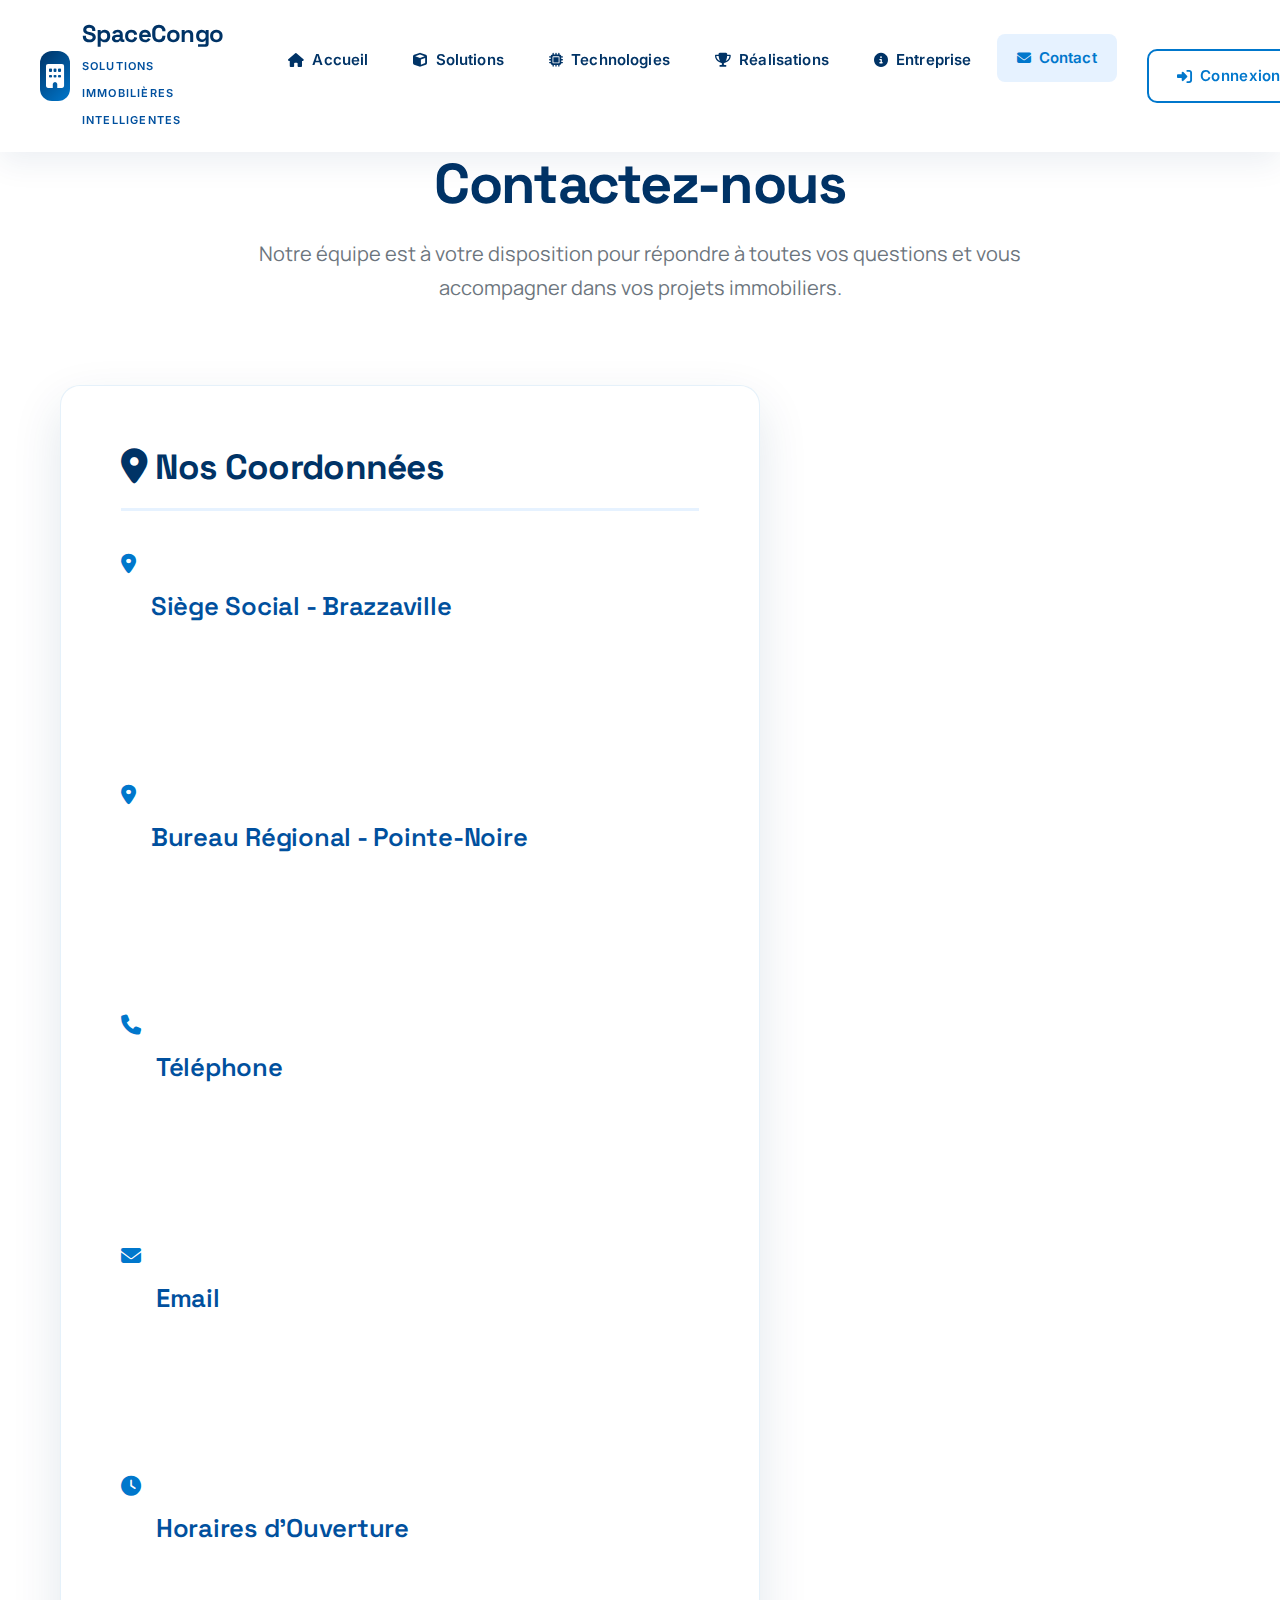
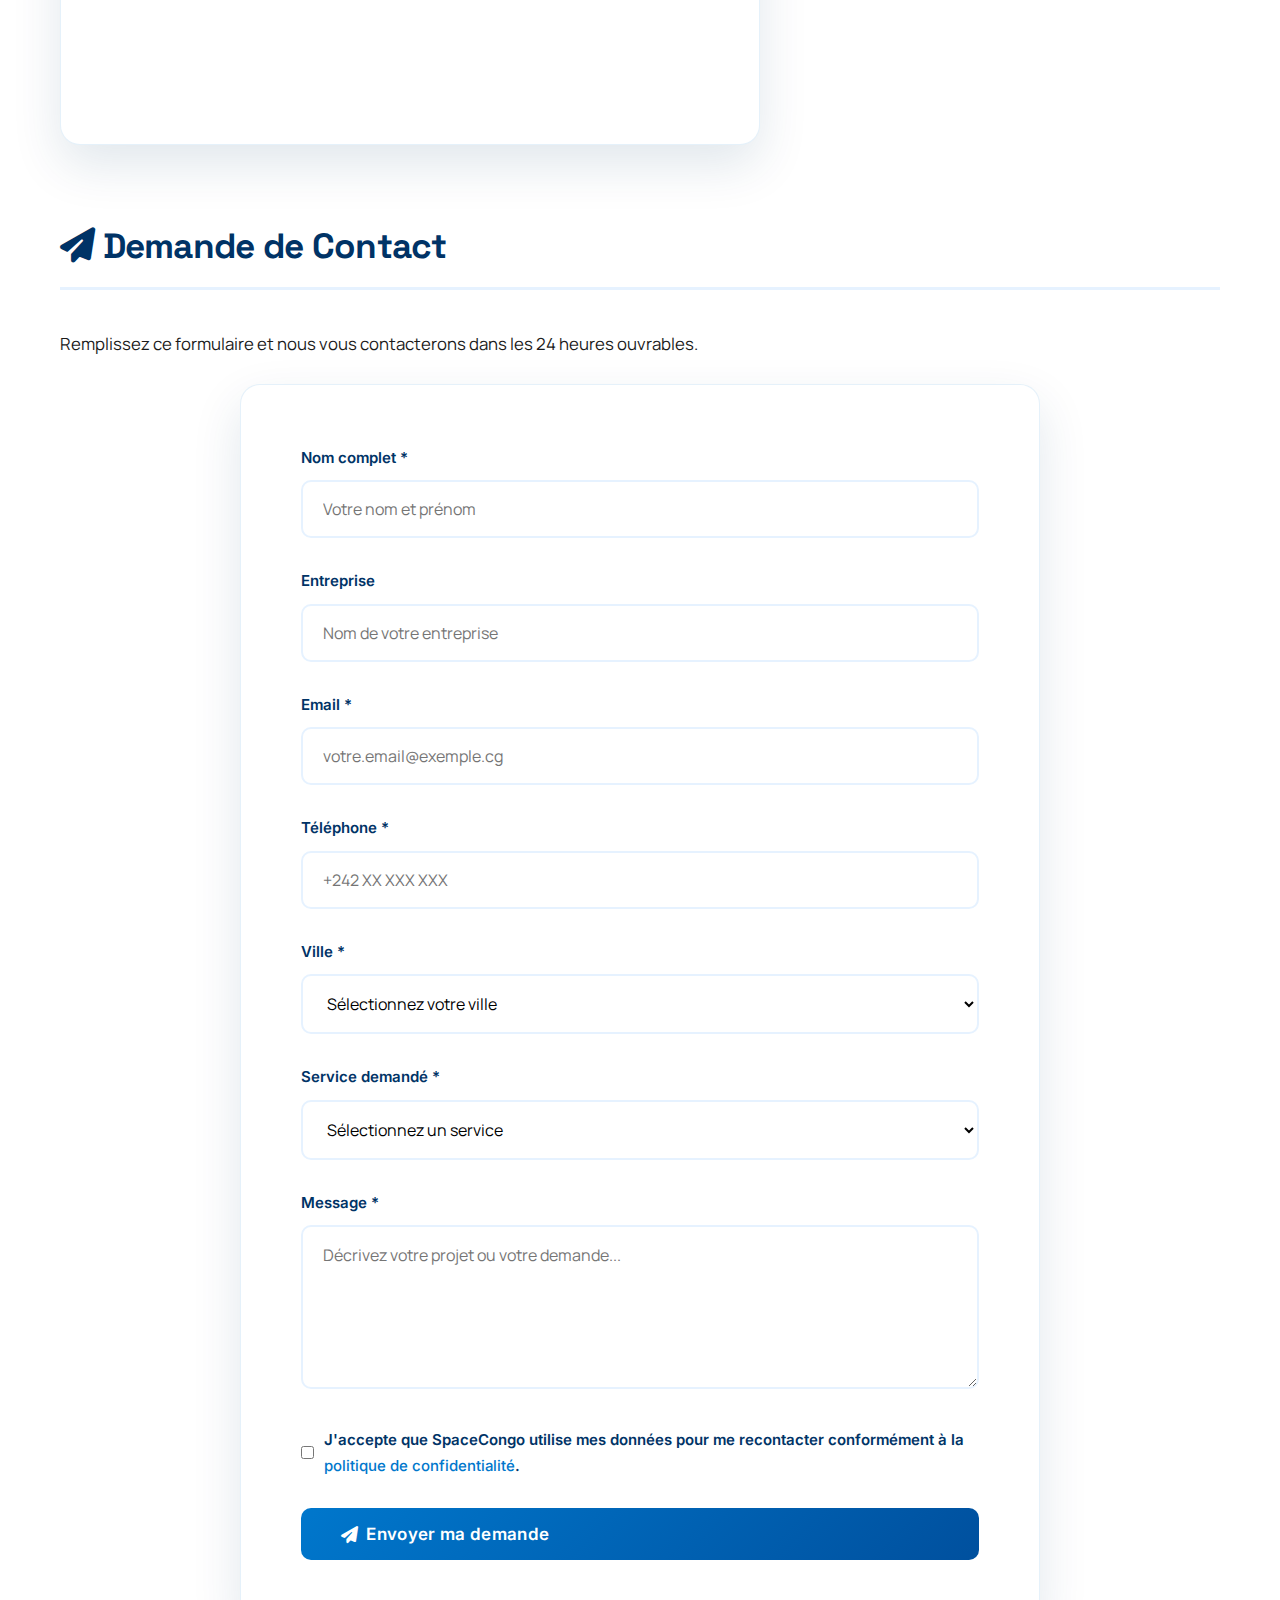
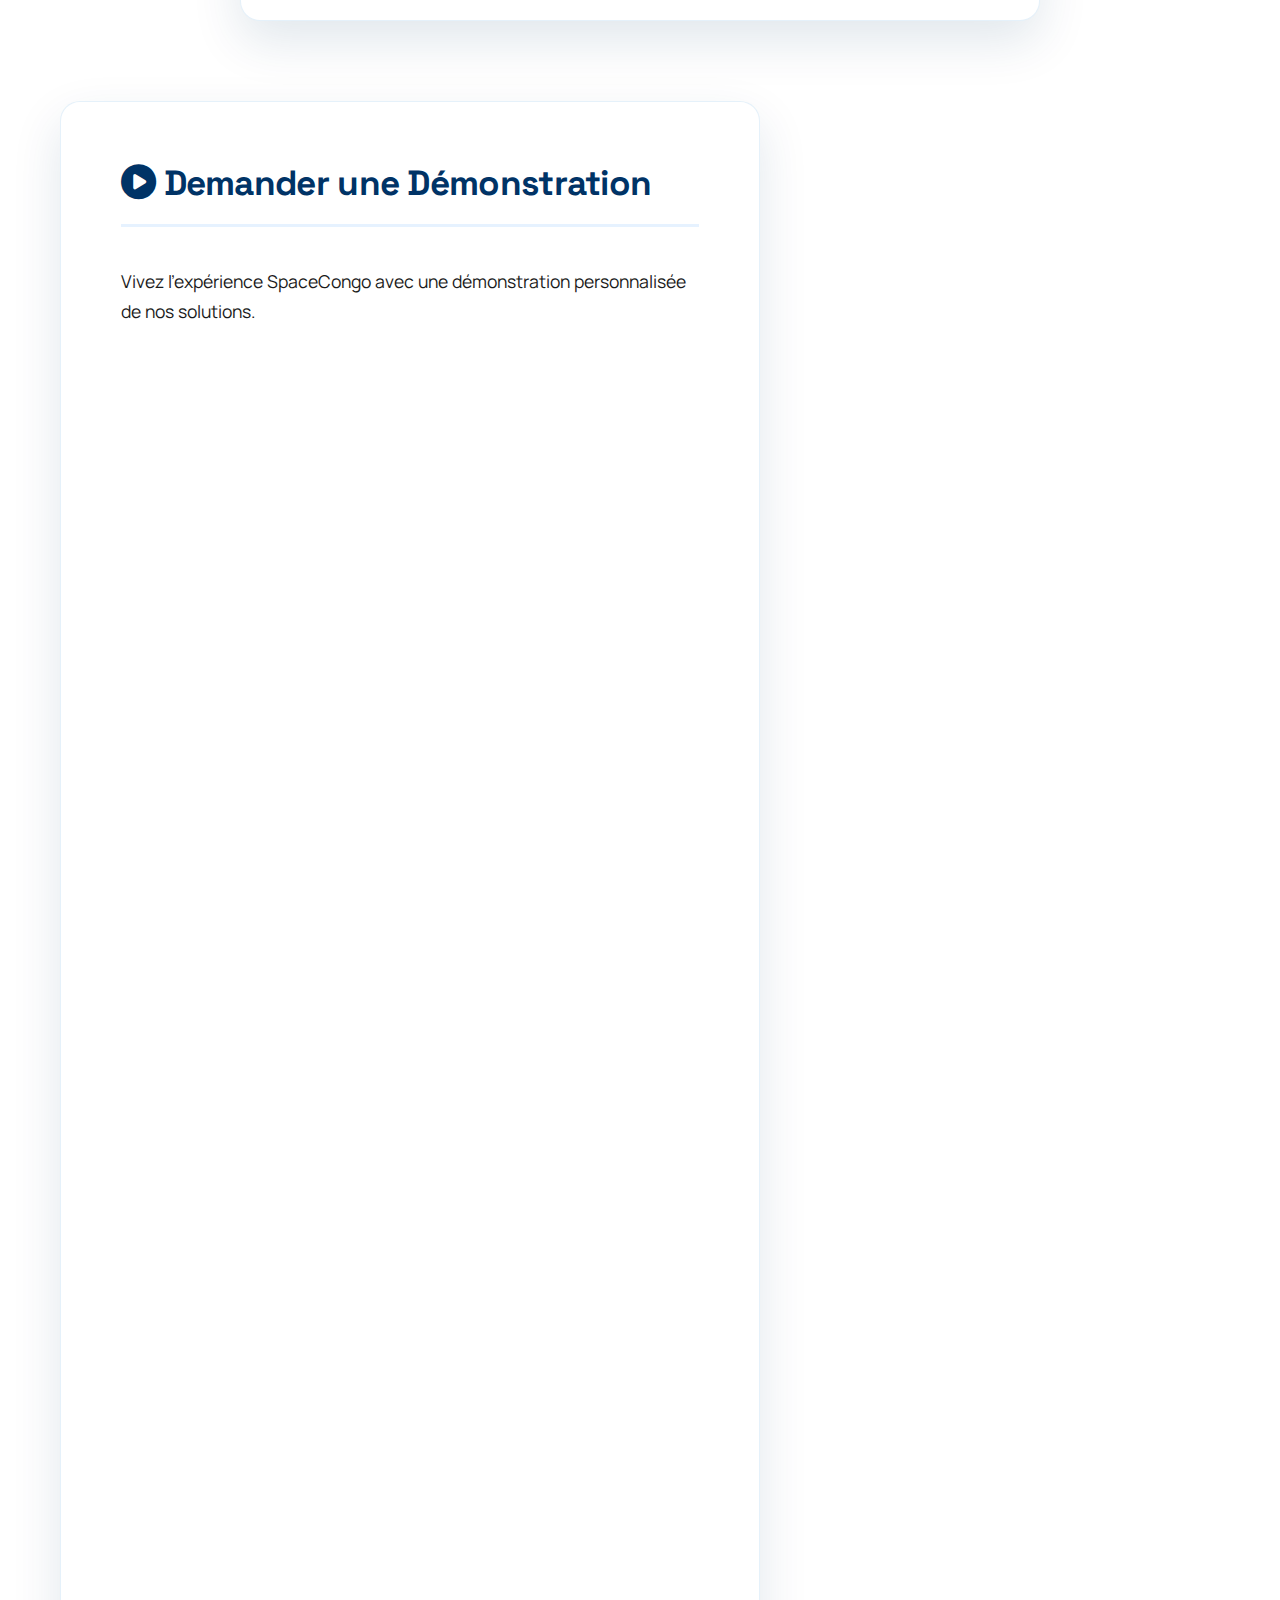
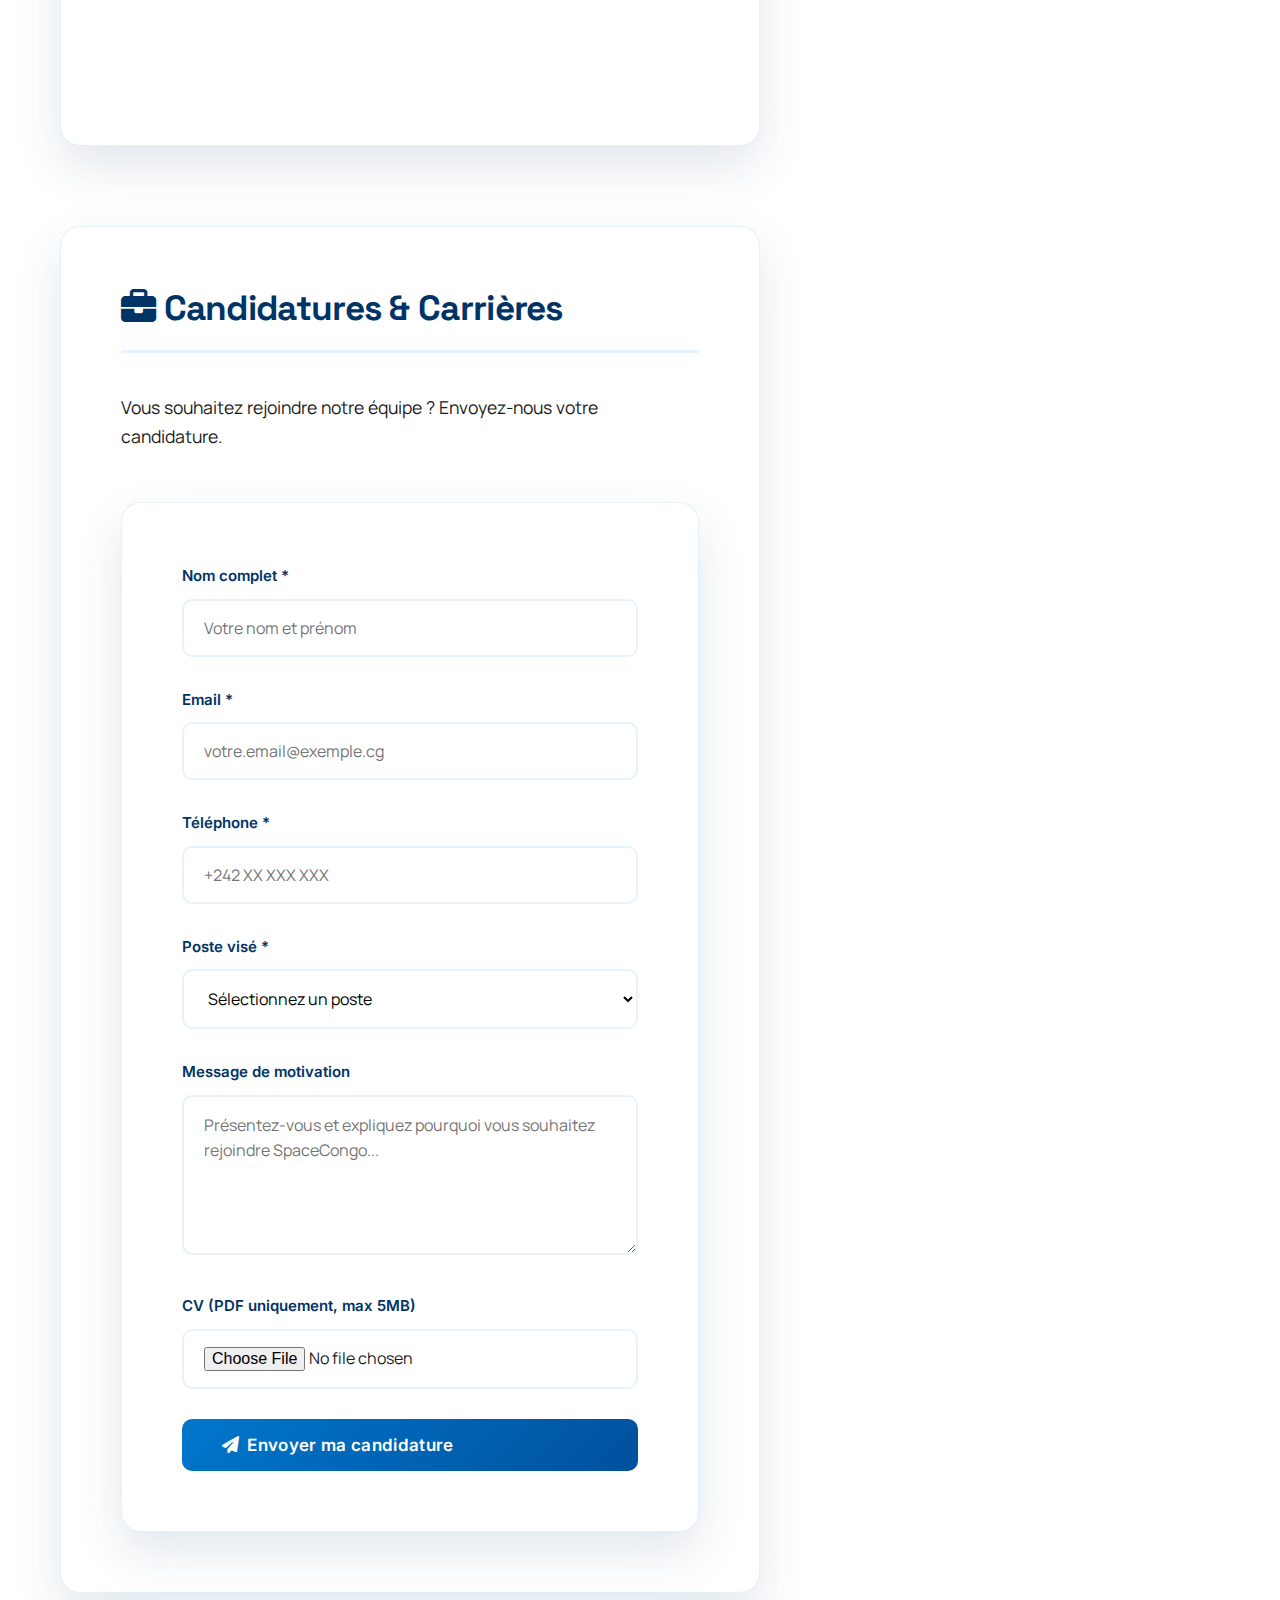
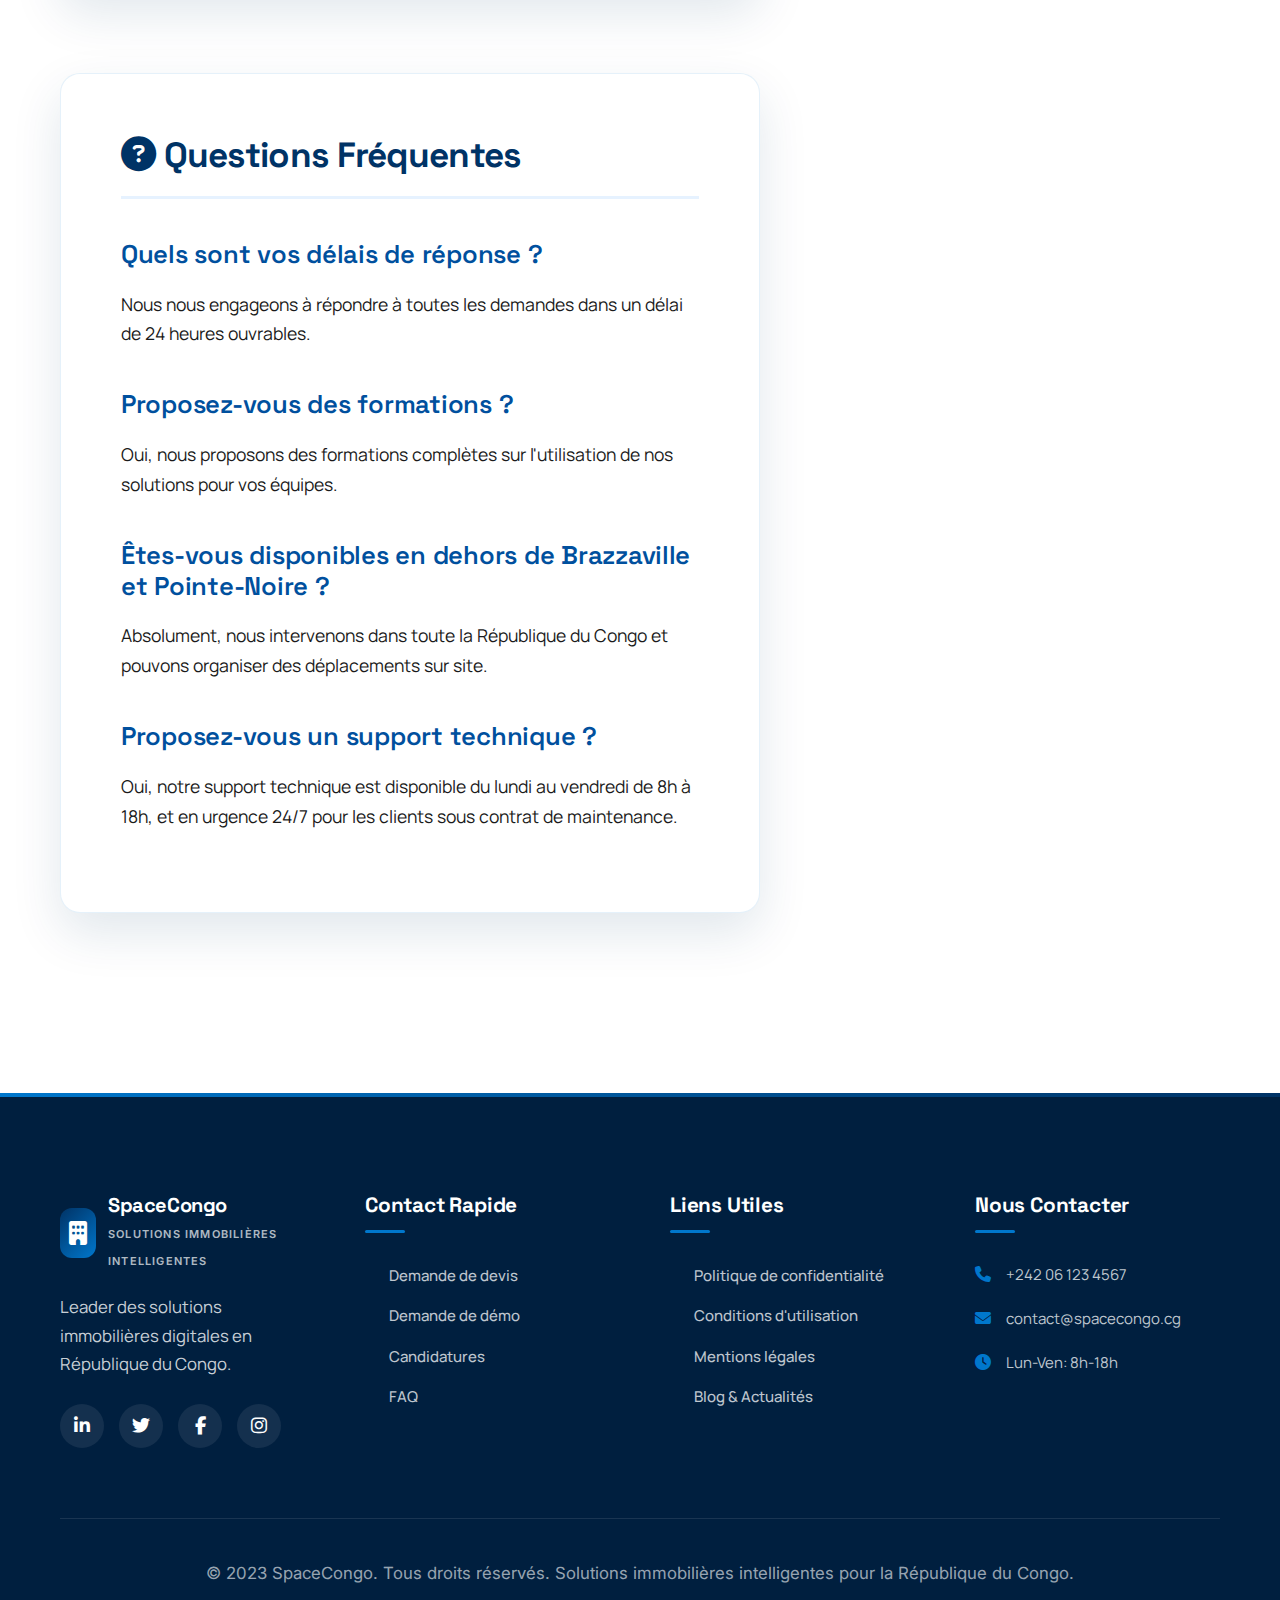
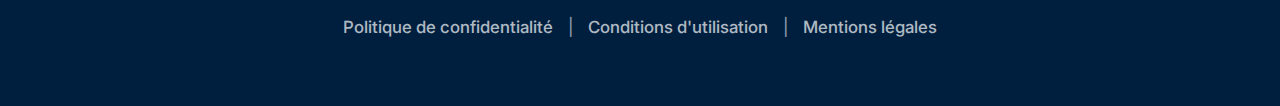
<file: P9contact.html>
<!DOCTYPE html>
<html lang="fr">
<head>
    <meta charset="UTF-8">
    <meta name="viewport" content="width=device-width, initial-scale=1.0">
    <title>Contact | SpaceCongo - Solutions Immobilières Intelligentes</title>
    <link rel="stylesheet" href="https://cdnjs.cloudflare.com/ajax/libs/font-awesome/6.4.0/css/all.min.css">
    <link rel="preconnect" href="https://fonts.googleapis.com">
    <link rel="preconnect" href="https://fonts.gstatic.com" crossorigin>
    <link href="https://fonts.googleapis.com/css2?family=Inter:wght@300;400;500;600;700;800;900&family=Manrope:wght@300;400;500;600;700;800&family=Space+Grotesk:wght@300;400;500;600;700&display=swap" rel="stylesheet">
    <link rel="stylesheet" href="style.css">
</head>
<body>
    <!-- Header -->
    <header id="header">
        <div class="container header-container">
            <a href="index.html" class="logo">
                <div class="logo-icon">
                    <i class="fas fa-building"></i>
                </div>
                <div class="logo-text">
                    <h1>SpaceCongo</h1>
                    <span>SOLUTIONS IMMOBILIÈRES INTELLIGENTES</span>
                </div>
            </a>
            
            <button class="menu-toggle" id="menuToggle">
                <i class="fas fa-bars"></i>
            </button>
            
            <nav class="main-nav" id="mainNav">
                <ul class="nav-menu">
                    <li><a href="index.html"><i class="fas fa-home"></i> Accueil</a></li>
                    
                    <li class="dropdown">
                        <a href="solutions.html"><i class="fas fa-cube"></i> Solutions</a>
                    </li>
                    
                    <li class="dropdown">
                        <a href="technologies.html"><i class="fas fa-microchip"></i> Technologies</a>
                    </li>
                    
                    <li class="dropdown">
                        <a href="realisations.html"><i class="fas fa-trophy"></i> Réalisations</a>
                    </li>
                    
                    <li class="dropdown">
                        <a href="entreprise.html"><i class="fas fa-info-circle"></i> Entreprise</a>
                    </li>
                    
                    <li><a href="contact.html" class="active"><i class="fas fa-envelope"></i> Contact</a></li>
                </ul>
                
                <div class="header-actions">
                    <a href="login.html" class="btn btn-outline"><i class="fas fa-sign-in-alt"></i> Connexion</a>
                    <a href="#demande" class="btn btn-primary"><i class="fas fa-paper-plane"></i> Demander un devis</a>
                </div>
            </nav>
        </div>
    </header>

    <!-- Page Content -->
    <main class="page-container">
        <div class="container">
            <div class="page-title">
                <h1>Contactez-nous</h1>
                <p>Notre équipe est à votre disposition pour répondre à toutes vos questions et vous accompagner dans vos projets immobiliers.</p>
            </div>

            <!-- Informations de Contact -->
            <section id="informations" class="content-section">
                <div class="congo-content">
                    <h2><i class="fas fa-map-marker-alt"></i> Nos Coordonnées</h2>
                    
                    <div class="contact-info" style="color: var(--gray-dark);">
                        <div class="contact-item" style="justify-content: flex-start; margin-bottom: 25px;">
                            <i class="fas fa-map-marker-alt" style="color: var(--accent-blue); font-size: 20px;"></i>
                            <div>
                                <h3 style="margin-bottom: 5px;">Siège Social - Brazzaville</h3>
                                <p>Avenue de la Paix, Immeuble Le Congolais<br>
                                3ème étage, Brazzaville<br>
                                République du Congo</p>
                            </div>
                        </div>
                        
                        <div class="contact-item" style="justify-content: flex-start; margin-bottom: 25px;">
                            <i class="fas fa-map-marker-alt" style="color: var(--accent-blue); font-size: 20px;"></i>
                            <div>
                                <h3 style="margin-bottom: 5px;">Bureau Régional - Pointe-Noire</h3>
                                <p>Boulevard du Maréchal Lyautey<br>
                                Quartier Résidentiel, Pointe-Noire<br>
                                République du Congo</p>
                            </div>
                        </div>
                        
                        <div class="contact-item" style="justify-content: flex-start; margin-bottom: 25px;">
                            <i class="fas fa-phone" style="color: var(--accent-blue); font-size: 20px;"></i>
                            <div>
                                <h3 style="margin-bottom: 5px;">Téléphone</h3>
                                <p>+242 06 123 4567 (Brazzaville)<br>
                                +242 05 987 6543 (Pointe-Noire)<br>
                                Service Client: +242 08 765 4321</p>
                            </div>
                        </div>
                        
                        <div class="contact-item" style="justify-content: flex-start; margin-bottom: 25px;">
                            <i class="fas fa-envelope" style="color: var(--accent-blue); font-size: 20px;"></i>
                            <div>
                                <h3 style="margin-bottom: 5px;">Email</h3>
                                <p>contact@spacecongo.cg (Général)<br>
                                commercial@spacecongo.cg (Commercial)<br>
                                support@spacecongo.cg (Support Technique)</p>
                            </div>
                        </div>
                        
                        <div class="contact-item" style="justify-content: flex-start; margin-bottom: 25px;">
                            <i class="fas fa-clock" style="color: var(--accent-blue); font-size: 20px;"></i>
                            <div>
                                <h3 style="margin-bottom: 5px;">Horaires d'Ouverture</h3>
                                <p>Lundi - Vendredi: 8h00 - 18h00<br>
                                Samedi: 9h00 - 13h00<br>
                                Dimanche: Fermé</p>
                            </div>
                        </div>
                    </div>
                </div>
            </section>

            <!-- Formulaire de Contact -->
            <section id="demande" class="content-section">
                <h2><i class="fas fa-paper-plane"></i> Demande de Contact</h2>
                <p>Remplissez ce formulaire et nous vous contacterons dans les 24 heures ouvrables.</p>
                
                <div class="contact-form">
                    <form id="contactForm">
                        <div class="form-group">
                            <label for="nom">Nom complet *</label>
                            <input type="text" id="nom" class="form-control" placeholder="Votre nom et prénom" required>
                        </div>
                        
                        <div class="form-group">
                            <label for="entreprise">Entreprise</label>
                            <input type="text" id="entreprise" class="form-control" placeholder="Nom de votre entreprise">
                        </div>
                        
                        <div class="form-group">
                            <label for="email">Email *</label>
                            <input type="email" id="email" class="form-control" placeholder="votre.email@exemple.cg" required>
                        </div>
                        
                        <div class="form-group">
                            <label for="telephone">Téléphone *</label>
                            <input type="tel" id="telephone" class="form-control" placeholder="+242 XX XXX XXX" required>
                        </div>
                        
                        <div class="form-group">
                            <label for="ville">Ville *</label>
                            <select id="ville" class="form-control" required>
                                <option value="">Sélectionnez votre ville</option>
                                <option value="brazzaville">Brazzaville</option>
                                <option value="pointe-noire">Pointe-Noire</option>
                                <option value="dolisie">Dolisie</option>
                                <option value="nkayi">Nkayi</option>
                                <option value="ouesso">Ouesso</option>
                                <option value="autre">Autre ville</option>
                            </select>
                        </div>
                        
                        <div class="form-group">
                            <label for="service">Service demandé *</label>
                            <select id="service" class="form-control" required>
                                <option value="">Sélectionnez un service</option>
                                <option value="demo">Démonstration produit</option>
                                <option value="devis">Devis personnalisé</option>
                                <option value="support">Support technique</option>
                                <option value="partenariat">Proposition de partenariat</option>
                                <option value="carriere">Recrutement/Carrières</option>
                                <option value="autre">Autre demande</option>
                            </select>
                        </div>
                        
                        <div class="form-group">
                            <label for="message">Message *</label>
                            <textarea id="message" class="form-control" placeholder="Décrivez votre projet ou votre demande..." rows="5" required></textarea>
                        </div>
                        
                        <div class="form-group">
                            <div style="display: flex; align-items: center; gap: 10px;">
                                <input type="checkbox" id="consentement" required>
                                <label for="consentement" style="margin-bottom: 0;">
                                    J'accepte que SpaceCongo utilise mes données pour me recontacter conformément à la 
                                    <a href="confidentialite.html" style="color: var(--accent-blue);">politique de confidentialité</a>.
                                </label>
                            </div>
                        </div>
                        
                        <button type="submit" class="btn btn-primary btn-large" style="width: 100%;">
                            <i class="fas fa-paper-plane"></i> Envoyer ma demande
                        </button>
                    </form>
                </div>
            </section>

            <!-- Demande de Démo -->
            <section id="demo" class="content-section">
                <div class="congo-content">
                    <h2><i class="fas fa-play-circle"></i> Demander une Démonstration</h2>
                    <p>Vivez l'expérience SpaceCongo avec une démonstration personnalisée de nos solutions.</p>
                    
                    <div class="features-grid mt-30">
                        <div class="feature-card">
                            <div class="feature-icon">
                                <i class="fas fa-desktop"></i>
                            </div>
                            <h3>Démo en ligne</h3>
                            <p>Démonstration interactive de notre plateforme avec un de nos experts.</p>
                            <a href="#" class="btn btn-outline mt-30" onclick="event.preventDefault(); alert('Demande de démo en ligne enregistrée. Nous vous contacterons pour planifier la session.');">
                                <i class="fas fa-video"></i> Réserver une démo
                            </a>
                        </div>
                        
                        <div class="feature-card">
                            <div class="feature-icon">
                                <i class="fas fa-building"></i>
                            </div>
                            <h3>Visite sur site</h3>
                            <p>Visitez un de nos projets réalisés au Congo avec notre équipe.</p>
                            <a href="#" class="btn btn-outline mt-30" onclick="event.preventDefault(); alert('Demande de visite sur site enregistrée. Nous vous contacterons pour planifier la visite.');">
                                <i class="fas fa-map-marker-alt"></i> Planifier une visite
                            </a>
                        </div>
                        
                        <div class="feature-card">
                            <div class="feature-icon">
                                <i class="fas fa-chart-line"></i>
                            </div>
                            <h3>Étude de cas</h3>
                            <p>Analyse personnalisée de votre situation avec recommandations.</p>
                            <a href="#" class="btn btn-outline mt-30" onclick="event.preventDefault(); alert('Demande d\'étude de cas enregistrée. Nous vous contacterons pour échanger sur votre projet.');">
                                <i class="fas fa-file-alt"></i> Demander une étude
                            </a>
                        </div>
                    </div>
                </div>
            </section>

            <!-- Candidatures -->
            <section id="carrieres" class="content-section">
                <div class="congo-content">
                    <h2><i class="fas fa-briefcase"></i> Candidatures & Carrières</h2>
                    <p>Vous souhaitez rejoindre notre équipe ? Envoyez-nous votre candidature.</p>
                    
                    <div class="contact-form mt-50">
                        <form id="candidatureForm">
                            <div class="form-group">
                                <label for="candidat_nom">Nom complet *</label>
                                <input type="text" id="candidat_nom" class="form-control" placeholder="Votre nom et prénom" required>
                            </div>
                            
                            <div class="form-group">
                                <label for="candidat_email">Email *</label>
                                <input type="email" id="candidat_email" class="form-control" placeholder="votre.email@exemple.cg" required>
                            </div>
                            
                            <div class="form-group">
                                <label for="candidat_telephone">Téléphone *</label>
                                <input type="tel" id="candidat_telephone" class="form-control" placeholder="+242 XX XXX XXX" required>
                            </div>
                            
                            <div class="form-group">
                                <label for="candidat_poste">Poste visé *</label>
                                <select id="candidat_poste" class="form-control" required>
                                    <option value="">Sélectionnez un poste</option>
                                    <option value="ingenieur_iot">Ingénieur IoT</option>
                                    <option value="commercial">Commercial Immobilier</option>
                                    <option value="developpeur">Développeur Full Stack</option>
                                    <option value="autre">Autre poste</option>
                                </select>
                            </div>
                            
                            <div class="form-group">
                                <label for="candidat_message">Message de motivation</label>
                                <textarea id="candidat_message" class="form-control" placeholder="Présentez-vous et expliquez pourquoi vous souhaitez rejoindre SpaceCongo..." rows="4"></textarea>
                            </div>
                            
                            <div class="form-group">
                                <label for="candidat_cv">CV (PDF uniquement, max 5MB)</label>
                                <input type="file" id="candidat_cv" class="form-control" accept=".pdf">
                            </div>
                            
                            <button type="submit" class="btn btn-primary btn-large" style="width: 100%;">
                                <i class="fas fa-paper-plane"></i> Envoyer ma candidature
                            </button>
                        </form>
                    </div>
                </div>
            </section>

            <!-- FAQ -->
            <section id="faq" class="content-section">
                <div class="congo-content">
                    <h2><i class="fas fa-question-circle"></i> Questions Fréquentes</h2>
                    
                    <div class="mt-30">
                        <h3>Quels sont vos délais de réponse ?</h3>
                        <p>Nous nous engageons à répondre à toutes les demandes dans un délai de 24 heures ouvrables.</p>
                        
                        <h3 class="mt-30">Proposez-vous des formations ?</h3>
                        <p>Oui, nous proposons des formations complètes sur l'utilisation de nos solutions pour vos équipes.</p>
                        
                        <h3 class="mt-30">Êtes-vous disponibles en dehors de Brazzaville et Pointe-Noire ?</h3>
                        <p>Absolument, nous intervenons dans toute la République du Congo et pouvons organiser des déplacements sur site.</p>
                        
                        <h3 class="mt-30">Proposez-vous un support technique ?</h3>
                        <p>Oui, notre support technique est disponible du lundi au vendredi de 8h à 18h, et en urgence 24/7 pour les clients sous contrat de maintenance.</p>
                    </div>
                </div>
            </section>
        </div>
    </main>

    <!-- Footer -->
    <footer>
        <div class="container">
            <div class="footer-grid">
                <div class="footer-column">
                    <a href="index.html" class="logo">
                        <div class="logo-icon">
                            <i class="fas fa-building"></i>
                        </div>
                        <div class="logo-text">
                            <h1 style="color: white; font-size: 20px;">SpaceCongo</h1>
                            <span style="color: rgba(255,255,255,0.7);">SOLUTIONS IMMOBILIÈRES INTELLIGENTES</span>
                        </div>
                    </a>
                    <p style="margin-top: 20px; color: rgba(255,255,255,0.8);">Leader des solutions immobilières digitales en République du Congo.</p>
                    <div class="social-links">
                        <a href="#" class="social-link"><i class="fab fa-linkedin-in"></i></a>
                        <a href="#" class="social-link"><i class="fab fa-twitter"></i></a>
                        <a href="#" class="social-link"><i class="fab fa-facebook-f"></i></a>
                        <a href="#" class="social-link"><i class="fab fa-instagram"></i></a>
                    </div>
                </div>
                
                <div class="footer-column">
                    <h3>Contact Rapide</h3>
                    <ul class="footer-links">
                        <li><a href="#demande">Demande de devis</a></li>
                        <li><a href="#demo">Demande de démo</a></li>
                        <li><a href="#carrieres">Candidatures</a></li>
                        <li><a href="#faq">FAQ</a></li>
                    </ul>
                </div>
                
                <div class="footer-column">
                    <h3>Liens Utiles</h3>
                    <ul class="footer-links">
                        <li><a href="confidentialite.html">Politique de confidentialité</a></li>
                        <li><a href="cgu.html">Conditions d'utilisation</a></li>
                        <li><a href="mentions-legales.html">Mentions légales</a></li>
                        <li><a href="blog.html">Blog & Actualités</a></li>
                    </ul>
                </div>
                
                <div class="footer-column">
                    <h3>Nous Contacter</h3>
                    <div class="contact-info">
                        <div class="contact-item">
                            <i class="fas fa-phone"></i>
                            <span>+242 06 123 4567</span>
                        </div>
                        <div class="contact-item">
                            <i class="fas fa-envelope"></i>
                            <span>contact@spacecongo.cg</span>
                        </div>
                        <div class="contact-item">
                            <i class="fas fa-clock"></i>
                            <span>Lun-Ven: 8h-18h</span>
                        </div>
                    </div>
                </div>
            </div>
            
            <div class="copyright">
                <p>&copy; 2023 SpaceCongo. Tous droits réservés. Solutions immobilières intelligentes pour la République du Congo.</p>
                <p style="margin-top: 10px;">
                    <a href="confidentialite.html" style="color: rgba(255,255,255,0.7); margin: 0 10px;">Politique de confidentialité</a> | 
                    <a href="cgu.html" style="color: rgba(255,255,255,0.7); margin: 0 10px;">Conditions d'utilisation</a> | 
                    <a href="mentions-legales.html" style="color: rgba(255,255,255,0.7); margin: 0 10px;">Mentions légales</a>
                </p>
            </div>
        </div>
    </footer>

    <script src="main.js"></script>
    <script>
        // Gestion spécifique des formulaires de contact
        document.addEventListener('DOMContentLoaded', function() {
            // Formulaire de contact principal
            const contactForm = document.getElementById('contactForm');
            if (contactForm) {
                contactForm.addEventListener('submit', function(e) {
                    e.preventDefault();
                    
                    // Simulation d'envoi
                    const submitBtn = this.querySelector('button[type="submit"]');
                    const originalText = submitBtn.innerHTML;
                    
                    submitBtn.innerHTML = '<i class="fas fa-spinner fa-spin"></i> Envoi en cours...';
                    submitBtn.disabled = true;
                    
                    setTimeout(() => {
                        alert('Merci ! Votre message a été envoyé avec succès. Notre équipe vous contactera dans les 24 heures ouvrables.');
                        this.reset();
                        submitBtn.innerHTML = originalText;
                        submitBtn.disabled = false;
                        
                        // Scroll vers le haut du formulaire
                        window.scrollTo({
                            top: contactForm.offsetTop - 100,
                            behavior: 'smooth'
                        });
                    }, 1500);
                });
            }
            
            // Formulaire de candidature
            const candidatureForm = document.getElementById('candidatureForm');
            if (candidatureForm) {
                candidatureForm.addEventListener('submit', function(e) {
                    e.preventDefault();
                    
                    // Simulation d'envoi
                    const submitBtn = this.querySelector('button[type="submit"]');
                    const originalText = submitBtn.innerHTML;
                    
                    submitBtn.innerHTML = '<i class="fas fa-spinner fa-spin"></i> Envoi en cours...';
                    submitBtn.disabled = true;
                    
                    setTimeout(() => {
                        alert('Merci pour votre candidature ! Nous l\'avons bien reçue et l\'étudierons avec attention. Nous vous recontacterons si votre profil correspond à nos besoins.');
                        this.reset();
                        submitBtn.innerHTML = originalText;
                        submitBtn.disabled = false;
                    }, 1500);
                });
            }
            
            // Gestion des clics sur les boutons de démo
            document.querySelectorAll('[onclick*="démo"]').forEach(btn => {
                btn.removeAttribute('onclick');
                btn.addEventListener('click', function(e) {
                    e.preventDefault();
                    const type = this.querySelector('i').className.includes('video') ? 'en ligne' : 'sur site';
                    alert(`Demande de démo ${type} enregistrée. Nous vous contacterons dans les 24h pour planifier la session.`);
                });
            });
        });
    </script>
</body>
</html>
</file>
<file: style.css>
@import url('https://fonts.googleapis.com/css2?family=Inter:wght@300;400;500;600;700;800;900&family=Manrope:wght@300;400;500;600;700;800&family=Space+Grotesk:wght@300;400;500;600;700&display=swap');

:root {
    --primary-blue: #003366;
    --secondary-blue: #00509E;
    --accent-blue: #0077CC;
    --light-blue: #E6F2FF;
    --dark-blue: #001F3F;
    --gold: #FFD700;
    --light-gold: #FFF9E6;
    --gray-light: #F8F9FA;
    --gray-medium: #6C757D;
    --gray-dark: #1a1a1a;
    --success: #28A745;
    --shadow: 0 10px 30px rgba(0, 55, 102, 0.08);
    --shadow-lg: 0 20px 50px rgba(0, 55, 102, 0.12);
    --transition: all 0.3s cubic-bezier(0.25, 0.46, 0.45, 0.94);
}

* {
    margin: 0;
    padding: 0;
    box-sizing: border-box;
}

html {
    scroll-behavior: smooth;
}

body {
    font-family: 'Manrope', 'Inter', -apple-system, BlinkMacSystemFont, 'Segoe UI', sans-serif;
    line-height: 1.7;
    color: var(--gray-dark);
    background-color: white;
    overflow-x: hidden;
    font-weight: 400;
    -webkit-font-smoothing: antialiased;
    -moz-osx-font-smoothing: grayscale;
    text-rendering: optimizeLegibility;
}

h1, h2, h3, h4, h5, h6 {
    font-family: 'Space Grotesk', 'Inter', -apple-system, BlinkMacSystemFont, 'Segoe UI', sans-serif;
    font-weight: 700;
    color: var(--primary-blue);
    line-height: 1.2;
    letter-spacing: -0.02em;
    margin-bottom: 0.75em;
}

h1 { 
    font-size: clamp(2.5rem, 5vw, 3.5rem);
    font-weight: 800;
    letter-spacing: -0.03em;
}

h2 { 
    font-size: clamp(2rem, 4vw, 2.5rem);
    font-weight: 700;
    letter-spacing: -0.02em;
}

h3 { 
    font-size: clamp(1.5rem, 3vw, 1.8rem);
    font-weight: 600;
    letter-spacing: -0.01em;
}

p {
    margin-bottom: 1.5em;
    font-size: 1.05rem;
    line-height: 1.7;
}

.container {
    width: 100%;
    max-width: 1200px;
    margin: 0 auto;
    padding: 0 20px;
}

.page-section {
    padding: 100px 0;
}

.section-header {
    text-align: center;
    margin-bottom: 70px;
}

.section-header h2 {
    font-size: clamp(2rem, 4vw, 2.5rem);
    margin-bottom: 20px;
    position: relative;
    display: inline-block;
}

.section-header h2:after {
    content: '';
    position: absolute;
    bottom: -10px;
    left: 50%;
    transform: translateX(-50%);
    width: 60px;
    height: 3px;
    background: linear-gradient(90deg, var(--accent-blue), var(--primary-blue));
    border-radius: 2px;
}

.section-header p {
    color: var(--gray-medium);
    font-size: 1.15rem;
    max-width: 700px;
    margin: 0 auto;
    font-weight: 400;
}

/* Header & Navigation */
header {
    background-color: rgba(255, 255, 255, 0.98);
    box-shadow: var(--shadow);
    position: fixed;
    top: 0;
    width: 100%;
    z-index: 1000;
    transition: var(--transition);
    backdrop-filter: blur(10px);
    -webkit-backdrop-filter: blur(10px);
}

header.scrolled {
    padding: 5px 0;
    background-color: rgba(255, 255, 255, 0.95);
}

.header-container {
    display: flex;
    justify-content: space-between;
    align-items: center;
    padding: 20px 0;
    transition: var(--transition);
}

.logo {
    display: flex;
    align-items: center;
    gap: 12px;
    text-decoration: none;
}

.logo-icon {
    width: 50px;
    height: 50px;
    background: linear-gradient(135deg, var(--primary-blue), var(--accent-blue));
    border-radius: 12px;
    display: flex;
    align-items: center;
    justify-content: center;
    color: white;
    font-size: 24px;
    transition: var(--transition);
}

.logo:hover .logo-icon {
    transform: rotate(-5deg) scale(1.05);
}

.logo-text h1 {
    font-size: 24px;
    margin-bottom: 2px;
    transition: var(--transition);
    font-weight: 800;
    letter-spacing: -0.02em;
}

.logo-text span {
    color: var(--secondary-blue);
    font-size: 11px;
    font-weight: 600;
    letter-spacing: 1.2px;
    text-transform: uppercase;
    font-family: 'Inter', sans-serif;
}

/* Navigation Menu */
.main-nav {
    display: flex;
    align-items: center;
}

.nav-menu {
    display: flex;
    list-style: none;
    gap: 5px;
}

.nav-menu li {
    position: relative;
}

.nav-menu a {
    text-decoration: none;
    color: var(--primary-blue);
    font-weight: 600;
    font-size: 15px;
    padding: 12px 20px;
    border-radius: 8px;
    transition: var(--transition);
    display: flex;
    align-items: center;
    gap: 8px;
    font-family: 'Inter', sans-serif;
    letter-spacing: 0.01em;
}

.nav-menu a:hover, .nav-menu a.active {
    background-color: var(--light-blue);
    color: var(--accent-blue);
    transform: translateY(-2px);
}

.nav-menu a i {
    font-size: 14px;
}

/* Dropdown Menu */
.dropdown {
    position: relative;
}

.dropdown-menu {
    position: absolute;
    top: 100%;
    left: 0;
    background-color: white;
    min-width: 240px;
    box-shadow: var(--shadow-lg);
    border-radius: 12px;
    padding: 12px 0;
    opacity: 0;
    visibility: hidden;
    transform: translateY(10px);
    transition: var(--transition);
    z-index: 100;
    border: 1px solid var(--light-blue);
}

.dropdown:hover .dropdown-menu {
    opacity: 1;
    visibility: visible;
    transform: translateY(0);
}

.dropdown-menu li {
    width: 100%;
}

.dropdown-menu a {
    padding: 12px 24px;
    border-radius: 0;
    display: block;
    font-weight: 500;
    font-size: 14px;
}

.dropdown-menu a:hover {
    background-color: var(--light-blue);
    color: var(--accent-blue);
    padding-left: 28px;
}

/* Header Actions */
.header-actions {
    display: flex;
    gap: 15px;
    align-items: center;
    margin-left: 30px;
}

.btn {
    padding: 12px 28px;
    border-radius: 10px;
    font-weight: 600;
    font-size: 15px;
    cursor: pointer;
    transition: var(--transition);
    border: none;
    font-family: 'Inter', sans-serif;
    display: inline-flex;
    align-items: center;
    gap: 8px;
    text-decoration: none;
    letter-spacing: 0.02em;
}

.btn-primary {
    background: linear-gradient(135deg, var(--accent-blue), var(--secondary-blue));
    color: white;
    border: none;
}

.btn-primary:hover {
    background: linear-gradient(135deg, var(--secondary-blue), var(--primary-blue));
    transform: translateY(-3px);
    box-shadow: var(--shadow);
}

.btn-outline {
    background-color: transparent;
    color: var(--accent-blue);
    border: 2px solid var(--accent-blue);
    font-weight: 600;
}

.btn-outline:hover {
    background-color: var(--accent-blue);
    color: white;
    transform: translateY(-3px);
    box-shadow: var(--shadow);
}

.btn-large {
    padding: 16px 40px;
    font-size: 17px;
    font-weight: 600;
}

/* Mobile Menu Toggle */
.menu-toggle {
    display: none;
    font-size: 24px;
    color: var(--primary-blue);
    cursor: pointer;
    background: none;
    border: none;
    transition: var(--transition);
}

.menu-toggle:hover {
    color: var(--accent-blue);
}

/* Hero Section */
.hero {
    background: linear-gradient(rgba(0, 31, 63, 0.88), rgba(0, 31, 63, 0.92)), url('https://images.unsplash.com/photo-1513584684374-8bab748fbf90?ixlib=rb-4.0.3&auto=format&fit=crop&w=1600&q=80');
    background-size: cover;
    background-position: center;
    background-attachment: fixed;
    color: white;
    padding: 180px 0 120px;
    margin-top: 90px;
    text-align: center;
    position: relative;
    overflow: hidden;
}

.hero:before {
    content: '';
    position: absolute;
    top: 0;
    left: 0;
    right: 0;
    bottom: 0;
    background: radial-gradient(circle at 20% 50%, rgba(0, 119, 204, 0.15) 0%, transparent 50%);
}

.hero h1 {
    color: white;
    font-size: clamp(2.8rem, 6vw, 4rem);
    margin-bottom: 25px;
    max-width: 900px;
    margin-left: auto;
    margin-right: auto;
    font-weight: 800;
    line-height: 1.1;
    letter-spacing: -0.03em;
    text-shadow: 0 2px 10px rgba(0, 0, 0, 0.1);
}

.hero p {
    font-size: 1.25rem;
    max-width: 700px;
    margin: 0 auto 40px;
    opacity: 0.9;
    font-weight: 400;
    line-height: 1.7;
}

.hero-badges {
    display: flex;
    justify-content: center;
    gap: 20px;
    margin-top: 40px;
    flex-wrap: wrap;
}

.badge {
    background-color: rgba(255, 255, 255, 0.12);
    backdrop-filter: blur(10px);
    -webkit-backdrop-filter: blur(10px);
    border-radius: 50px;
    padding: 12px 28px;
    display: flex;
    align-items: center;
    gap: 12px;
    font-weight: 500;
    font-family: 'Inter', sans-serif;
    border: 1px solid rgba(255, 255, 255, 0.1);
    transition: var(--transition);
}

.badge:hover {
    background-color: rgba(255, 255, 255, 0.18);
    transform: translateY(-2px);
}

/* Features Section */
.features-grid {
    display: grid;
    grid-template-columns: repeat(auto-fit, minmax(300px, 1fr));
    gap: 40px;
}

.feature-card {
    background-color: white;
    border-radius: 16px;
    padding: 45px 35px;
    box-shadow: var(--shadow);
    transition: var(--transition);
    text-align: center;
    height: 100%;
    border: 1px solid rgba(0, 119, 204, 0.05);
    position: relative;
    overflow: hidden;
}

.feature-card:before {
    content: '';
    position: absolute;
    top: 0;
    left: 0;
    right: 0;
    height: 4px;
    background: linear-gradient(90deg, var(--accent-blue), var(--primary-blue));
    border-radius: 16px 16px 0 0;
}

.feature-card:hover {
    transform: translateY(-15px);
    box-shadow: var(--shadow-lg);
}

.feature-icon {
    width: 80px;
    height: 80px;
    background: linear-gradient(135deg, var(--light-blue), var(--accent-blue));
    border-radius: 20px;
    display: flex;
    align-items: center;
    justify-content: center;
    margin: 0 auto 30px;
    color: white;
    font-size: 32px;
    transition: var(--transition);
}

.feature-card:hover .feature-icon {
    transform: scale(1.1) rotate(5deg);
}

.feature-card h3 {
    font-size: 1.5rem;
    margin-bottom: 20px;
    font-weight: 700;
    color: var(--primary-blue);
}

.feature-card p {
    color: var(--gray-medium);
    font-size: 1.05rem;
    line-height: 1.7;
}

/* Congo Focus Section */
.congo-focus {
    background-color: var(--light-blue);
    position: relative;
    overflow: hidden;
}

.congo-focus:before {
    content: '';
    position: absolute;
    top: 0;
    right: 0;
    width: 40%;
    height: 100%;
    background: url('https://images.unsplash.com/photo-1551632811-561732d1e306?ixlib=rb-4.0.3&auto=format&fit=crop&w=800&q=80');
    background-size: cover;
    background-position: center;
    border-radius: 20px 0 0 20px;
    filter: brightness(1.1) contrast(1.1);
}

.congo-content {
    position: relative;
    z-index: 2;
    background-color: white;
    padding: 60px;
    border-radius: 20px;
    box-shadow: var(--shadow-lg);
    max-width: 700px;
    border: 1px solid rgba(0, 119, 204, 0.1);
}

.congo-content h2 {
    font-size: 2.2rem;
    margin-bottom: 25px;
    font-weight: 700;
}

.congo-content p {
    font-size: 1.1rem;
    line-height: 1.7;
    margin-bottom: 20px;
}

.congo-stats {
    display: grid;
    grid-template-columns: repeat(3, 1fr);
    gap: 20px;
    margin-top: 40px;
}

.stat {
    text-align: center;
    padding: 25px 20px;
    background-color: var(--light-blue);
    border-radius: 12px;
    transition: var(--transition);
    border: 1px solid rgba(0, 119, 204, 0.1);
}

.stat:hover {
    transform: translateY(-5px);
    box-shadow: var(--shadow);
}

.stat-value {
    font-size: 2.8rem;
    font-weight: 800;
    color: var(--primary-blue);
    margin-bottom: 8px;
    font-family: 'Space Grotesk', sans-serif;
    line-height: 1;
}

.stat-label {
    font-size: 0.95rem;
    color: var(--gray-medium);
    font-weight: 500;
    font-family: 'Inter', sans-serif;
}

/* Solutions Section */
.solutions-grid {
    display: grid;
    grid-template-columns: repeat(auto-fit, minmax(350px, 1fr));
    gap: 40px;
}

.solution-card {
    border-radius: 16px;
    overflow: hidden;
    box-shadow: var(--shadow);
    transition: var(--transition);
    background-color: white;
    height: 100%;
    border: 1px solid rgba(0, 119, 204, 0.05);
}

.solution-card:hover {
    transform: translateY(-10px);
    box-shadow: var(--shadow-lg);
}

.solution-image {
    height: 220px;
    background-size: cover;
    background-position: center;
    transition: var(--transition);
}

.solution-card:hover .solution-image {
    transform: scale(1.05);
}

.solution-content {
    padding: 35px 30px;
}

.solution-content h3 {
    font-size: 1.5rem;
    margin-bottom: 15px;
    font-weight: 700;
    color: var(--primary-blue);
}

.solution-content p {
    color: var(--gray-medium);
    line-height: 1.7;
    margin-bottom: 20px;
}

.solution-tags {
    display: flex;
    flex-wrap: wrap;
    gap: 10px;
    margin-top: 20px;
}

.tag {
    background-color: var(--light-blue);
    color: var(--accent-blue);
    padding: 6px 18px;
    border-radius: 50px;
    font-size: 0.85rem;
    font-weight: 600;
    font-family: 'Inter', sans-serif;
    letter-spacing: 0.01em;
    transition: var(--transition);
}

.tag:hover {
    background-color: var(--accent-blue);
    color: white;
    transform: translateY(-2px);
}

/* Testimonials */
.testimonials {
    background-color: var(--light-blue);
}

.testimonial-slider {
    max-width: 900px;
    margin: 0 auto;
    position: relative;
}

.testimonial-card {
    background-color: white;
    border-radius: 16px;
    padding: 50px;
    box-shadow: var(--shadow);
    text-align: center;
    border: 1px solid rgba(0, 119, 204, 0.1);
}

.client-avatar {
    width: 90px;
    height: 90px;
    border-radius: 50%;
    margin: 0 auto 25px;
    background: linear-gradient(135deg, var(--light-blue), var(--accent-blue));
    display: flex;
    align-items: center;
    justify-content: center;
    font-size: 36px;
    color: white;
    box-shadow: var(--shadow);
}

.client-quote {
    font-size: 1.2rem;
    font-style: italic;
    margin-bottom: 25px;
    color: var(--gray-dark);
    line-height: 1.7;
    font-weight: 400;
    font-family: 'Manrope', sans-serif;
}

.client-name {
    font-weight: 700;
    color: var(--primary-blue);
    margin-bottom: 8px;
    font-size: 1.2rem;
}

.client-title {
    color: var(--gray-medium);
    font-size: 0.95rem;
    font-weight: 500;
    font-family: 'Inter', sans-serif;
}

/* Partners */
.partners-grid {
    display: grid;
    grid-template-columns: repeat(auto-fit, minmax(150px, 1fr));
    gap: 30px;
    align-items: center;
}

.partner-logo {
    height: 90px;
    background-color: white;
    border-radius: 12px;
    display: flex;
    align-items: center;
    justify-content: center;
    padding: 25px;
    transition: var(--transition);
    box-shadow: var(--shadow);
    border: 1px solid rgba(0, 119, 204, 0.05);
}

.partner-logo:hover {
    transform: translateY(-5px) scale(1.05);
    box-shadow: var(--shadow-lg);
}

/* CTA Section */
.cta-section {
    background: linear-gradient(135deg, var(--primary-blue), var(--secondary-blue));
    color: white;
    text-align: center;
    padding: 100px 0;
    border-radius: 20px;
    margin: 100px 20px;
    position: relative;
    overflow: hidden;
}

.cta-section:before {
    content: '';
    position: absolute;
    top: 0;
    left: 0;
    right: 0;
    bottom: 0;
    background: radial-gradient(circle at 30% 50%, rgba(255, 255, 255, 0.1) 0%, transparent 50%);
}

.cta-section h2 {
    color: white;
    font-size: clamp(2rem, 4vw, 2.8rem);
    margin-bottom: 25px;
    position: relative;
    z-index: 2;
    font-weight: 800;
}

.cta-section p {
    font-size: 1.2rem;
    opacity: 0.9;
    max-width: 700px;
    margin: 0 auto 50px;
    position: relative;
    z-index: 2;
    line-height: 1.7;
}

/* Pages Container */
.page-container {
    min-height: calc(100vh - 400px);
    padding-top: 150px;
    padding-bottom: 100px;
}

.page-title {
    text-align: center;
    margin-bottom: 80px;
}

.page-title h1 {
    font-size: clamp(2.5rem, 5vw, 3.5rem);
    margin-bottom: 20px;
    font-weight: 800;
    letter-spacing: -0.03em;
}

.page-title p {
    color: var(--gray-medium);
    font-size: 1.25rem;
    max-width: 800px;
    margin: 0 auto;
    line-height: 1.7;
}

/* Content Sections */
.content-section {
    margin-bottom: 80px;
}

.content-section h2 {
    font-size: clamp(1.8rem, 3vw, 2.2rem);
    margin-bottom: 40px;
    padding-bottom: 20px;
    border-bottom: 3px solid var(--light-blue);
    font-weight: 700;
    letter-spacing: -0.02em;
}

.content-section h3 {
    font-size: clamp(1.4rem, 2.5vw, 1.6rem);
    margin: 40px 0 20px;
    color: var(--secondary-blue);
    font-weight: 600;
    letter-spacing: -0.01em;
}

/* Services Grid */
.services-grid {
    display: grid;
    grid-template-columns: repeat(auto-fit, minmax(300px, 1fr));
    gap: 30px;
    margin-top: 40px;
}

.service-card {
    background-color: white;
    border-radius: 16px;
    padding: 45px 35px;
    box-shadow: var(--shadow);
    transition: var(--transition);
    border: 1px solid rgba(0, 119, 204, 0.05);
}

.service-card:hover {
    transform: translateY(-10px);
    box-shadow: var(--shadow-lg);
}

.service-icon {
    width: 70px;
    height: 70px;
    background: linear-gradient(135deg, var(--light-blue), var(--accent-blue));
    border-radius: 16px;
    display: flex;
    align-items: center;
    justify-content: center;
    margin-bottom: 25px;
    color: white;
    font-size: 28px;
    transition: var(--transition);
}

.service-card:hover .service-icon {
    transform: rotate(10deg) scale(1.1);
}

/* Contact Form */
.contact-form {
    background-color: white;
    border-radius: 20px;
    padding: 60px;
    box-shadow: var(--shadow-lg);
    max-width: 800px;
    margin: 0 auto;
    border: 1px solid rgba(0, 119, 204, 0.1);
}

.form-group {
    margin-bottom: 30px;
}

.form-group label {
    display: block;
    margin-bottom: 10px;
    font-weight: 600;
    color: var(--primary-blue);
    font-family: 'Inter', sans-serif;
    font-size: 15px;
}

.form-control {
    width: 100%;
    padding: 16px 20px;
    border: 2px solid var(--light-blue);
    border-radius: 10px;
    font-size: 16px;
    transition: var(--transition);
    font-family: 'Manrope', sans-serif;
    background-color: white;
}

.form-control:focus {
    outline: none;
    border-color: var(--accent-blue);
    box-shadow: 0 0 0 4px rgba(0, 119, 204, 0.1);
    background-color: white;
}

textarea.form-control {
    min-height: 160px;
    resize: vertical;
    line-height: 1.6;
}

/* Team Section */
.team-grid {
    display: grid;
    grid-template-columns: repeat(auto-fit, minmax(250px, 1fr));
    gap: 30px;
    margin-top: 40px;
}

.team-card {
    background-color: white;
    border-radius: 16px;
    overflow: hidden;
    box-shadow: var(--shadow);
    transition: var(--transition);
    text-align: center;
    border: 1px solid rgba(0, 119, 204, 0.05);
}

.team-card:hover {
    transform: translateY(-10px);
    box-shadow: var(--shadow-lg);
}

.team-image {
    height: 200px;
    background: linear-gradient(135deg, var(--light-blue), var(--accent-blue));
    display: flex;
    align-items: center;
    justify-content: center;
    font-size: 60px;
    color: white;
}

.team-info {
    padding: 30px 25px;
}

.team-info h3 {
    margin-bottom: 8px;
    font-weight: 700;
}

.team-position {
    color: var(--secondary-blue);
    font-weight: 600;
    margin-bottom: 20px;
    font-family: 'Inter', sans-serif;
    font-size: 15px;
}

/* Blog Grid */
.blog-grid {
    display: grid;
    grid-template-columns: repeat(auto-fit, minmax(350px, 1fr));
    gap: 40px;
    margin-top: 40px;
}

.blog-card {
    background-color: white;
    border-radius: 16px;
    overflow: hidden;
    box-shadow: var(--shadow);
    transition: var(--transition);
    border: 1px solid rgba(0, 119, 204, 0.05);
}

.blog-card:hover {
    transform: translateY(-10px);
    box-shadow: var(--shadow-lg);
}

.blog-image {
    height: 220px;
    background-color: var(--light-blue);
    background-size: cover;
    background-position: center;
    transition: var(--transition);
}

.blog-card:hover .blog-image {
    transform: scale(1.05);
}

.blog-content {
    padding: 35px 30px;
}

.blog-date {
    color: var(--gray-medium);
    font-size: 0.9rem;
    margin-bottom: 15px;
    display: flex;
    align-items: center;
    gap: 8px;
    font-family: 'Inter', sans-serif;
    font-weight: 500;
}

.blog-content h3 {
    margin-bottom: 20px;
    font-size: 1.4rem;
    font-weight: 700;
    line-height: 1.3;
}

.blog-content p {
    color: var(--gray-medium);
    line-height: 1.7;
    margin-bottom: 25px;
}

/* Footer */
footer {
    background-color: var(--dark-blue);
    color: white;
    padding: 100px 0 40px;
    position: relative;
    overflow: hidden;
}

footer:before {
    content: '';
    position: absolute;
    top: 0;
    left: 0;
    right: 0;
    height: 4px;
    background: linear-gradient(90deg, var(--accent-blue), var(--primary-blue));
}

.footer-grid {
    display: grid;
    grid-template-columns: repeat(auto-fit, minmax(220px, 1fr));
    gap: 60px;
    margin-bottom: 70px;
    position: relative;
    z-index: 2;
}

.footer-column h3 {
    color: white;
    font-size: 1.3rem;
    margin-bottom: 30px;
    position: relative;
    padding-bottom: 15px;
    font-weight: 700;
}

.footer-column h3:after {
    content: '';
    position: absolute;
    bottom: 0;
    left: 0;
    width: 40px;
    height: 3px;
    background: var(--accent-blue);
    border-radius: 2px;
}

.footer-links {
    list-style: none;
}

.footer-links li {
    margin-bottom: 15px;
}

.footer-links a {
    color: rgba(255, 255, 255, 0.75);
    text-decoration: none;
    transition: var(--transition);
    font-family: 'Manrope', sans-serif;
    font-size: 15px;
    display: inline-block;
}

.footer-links a:hover {
    color: white;
    padding-left: 8px;
    transform: translateX(5px);
}

.contact-info {
    display: flex;
    flex-direction: column;
    gap: 20px;
}

.contact-item {
    display: flex;
    align-items: flex-start;
    gap: 15px;
    color: rgba(255, 255, 255, 0.75);
    font-family: 'Manrope', sans-serif;
    font-size: 15px;
    line-height: 1.6;
}

.contact-item i {
    color: var(--accent-blue);
    margin-top: 3px;
    font-size: 16px;
}

.social-links {
    display: flex;
    gap: 15px;
    margin-top: 25px;
}

.social-link {
    width: 44px;
    height: 44px;
    background-color: rgba(255, 255, 255, 0.08);
    border-radius: 50%;
    display: flex;
    align-items: center;
    justify-content: center;
    color: white;
    transition: var(--transition);
    font-size: 18px;
}

.social-link:hover {
    background-color: var(--accent-blue);
    transform: translateY(-5px) rotate(5deg);
    box-shadow: 0 10px 20px rgba(0, 119, 204, 0.2);
}

.copyright {
    text-align: center;
    padding-top: 40px;
    border-top: 1px solid rgba(255, 255, 255, 0.1);
    color: rgba(255, 255, 255, 0.6);
    font-size: 0.9rem;
    font-family: 'Inter', sans-serif;
    position: relative;
    z-index: 2;
}

/* Responsive */
@media (max-width: 1200px) {
    .nav-menu {
        gap: 0;
    }
    
    .nav-menu a {
        padding: 12px 16px;
    }
}

@media (max-width: 992px) {
    .hero h1 {
        font-size: clamp(2.2rem, 5vw, 3rem);
    }
    
    .congo-focus:before {
        display: none;
    }
    
    .congo-content {
        max-width: 100%;
        padding: 45px 35px;
    }
    
    .menu-toggle {
        display: block;
    }
    
    .main-nav {
        position: fixed;
        top: 90px;
        left: 0;
        width: 100%;
        background-color: white;
        box-shadow: var(--shadow-lg);
        padding: 25px;
        transform: translateY(-100%);
        opacity: 0;
        visibility: hidden;
        transition: var(--transition);
        z-index: 999;
        border-radius: 0 0 20px 20px;
        max-height: calc(100vh - 90px);
        overflow-y: auto;
    }
    
    .main-nav.active {
        transform: translateY(0);
        opacity: 1;
        visibility: visible;
    }
    
    .nav-menu {
        flex-direction: column;
        width: 100%;
        gap: 8px;
    }
    
    .nav-menu li {
        width: 100%;
    }
    
    .nav-menu a {
        padding: 18px 20px;
        border-radius: 10px;
        justify-content: space-between;
        font-size: 16px;
    }
    
    .dropdown-menu {
        position: static;
        opacity: 1;
        visibility: visible;
        transform: none;
        box-shadow: none;
        background-color: var(--light-blue);
        margin-top: 8px;
        margin-bottom: 15px;
        display: none;
        border-radius: 10px;
    }
    
    .dropdown.active .dropdown-menu {
        display: block;
    }
    
    .header-actions {
        margin-left: 0;
        margin-top: 25px;
        justify-content: center;
        width: 100%;
        flex-wrap: wrap;
    }
    
    .contact-form {
        padding: 40px 30px;
    }
    
    .hero {
        background-attachment: scroll;
    }
}

@media (max-width: 768px) {
    .hero {
        padding: 150px 0 80px;
    }
    
    .hero h1 {
        font-size: clamp(1.8rem, 4vw, 2.5rem);
    }
    
    .page-section {
        padding: 70px 0;
    }
    
    .section-header h2 {
        font-size: clamp(1.6rem, 3vw, 2rem);
    }
    
    .congo-stats {
        grid-template-columns: repeat(2, 1fr);
    }
    
    .cta-section {
        margin: 70px 15px;
        padding: 70px 25px;
    }
    
    .cta-section h2 {
        font-size: clamp(1.6rem, 3vw, 2rem);
    }
    
    .page-title h1 {
        font-size: clamp(2rem, 4vw, 2.5rem);
    }
    
    .content-section h2 {
        font-size: clamp(1.5rem, 2.5vw, 1.8rem);
    }
    
    .footer-grid {
        gap: 40px;
    }
}

@media (max-width: 576px) {
    .congo-stats {
        grid-template-columns: 1fr;
    }
    
    .hero-badges {
        flex-direction: column;
        align-items: center;
        gap: 15px;
    }
    
    .badge {
        width: 100%;
        max-width: 300px;
        justify-content: center;
    }
    
    .features-grid, .solutions-grid, .services-grid, .team-grid, .blog-grid {
        grid-template-columns: 1fr;
    }
    
    .header-container {
        padding: 15px 0;
    }
    
    .congo-content {
        padding: 35px 25px;
    }
    
    .contact-form {
        padding: 30px 20px;
    }
    
    .cta-section {
        margin: 50px 10px;
        padding: 50px 20px;
    }
    
    .footer-grid {
        grid-template-columns: 1fr;
        gap: 40px;
    }
}

/* Utility Classes */
.text-center {
    text-align: center;
}

.mt-30 {
    margin-top: 30px;
}

.mb-30 {
    margin-bottom: 30px;
}

.mt-50 {
    margin-top: 50px;
}

.mb-50 {
    margin-bottom: 50px;
}

.ml-20 {
    margin-left: 20px;
}

/* Animations supplémentaires */
@keyframes fadeInUp {
    from {
        opacity: 0;
        transform: translateY(30px);
    }
    to {
        opacity: 1;
        transform: translateY(0);
    }
}

.animated {
    animation: fadeInUp 0.6s ease-out forwards;
}

/* Amélioration des liens */
a {
    color: var(--accent-blue);
    text-decoration: none;
    transition: var(--transition);
    font-weight: 500;
}

a:hover {
    color: var(--primary-blue);
}

/* Amélioration des listes */
ul, ol {
    margin-bottom: 1.5em;
    padding-left: 1.5em;
}

li {
    margin-bottom: 0.5em;
    line-height: 1.6;
}

/* Amélioration des citations */
blockquote {
    border-left: 4px solid var(--accent-blue);
    padding-left: 20px;
    margin: 2em 0;
    font-style: italic;
    color: var(--gray-medium);
    font-size: 1.1em;
    line-height: 1.7;
}

/* Amélioration des séparateurs */
hr {
    border: none;
    height: 1px;
    background: linear-gradient(90deg, transparent, var(--light-blue), transparent);
    margin: 3em 0;
}
</file>
